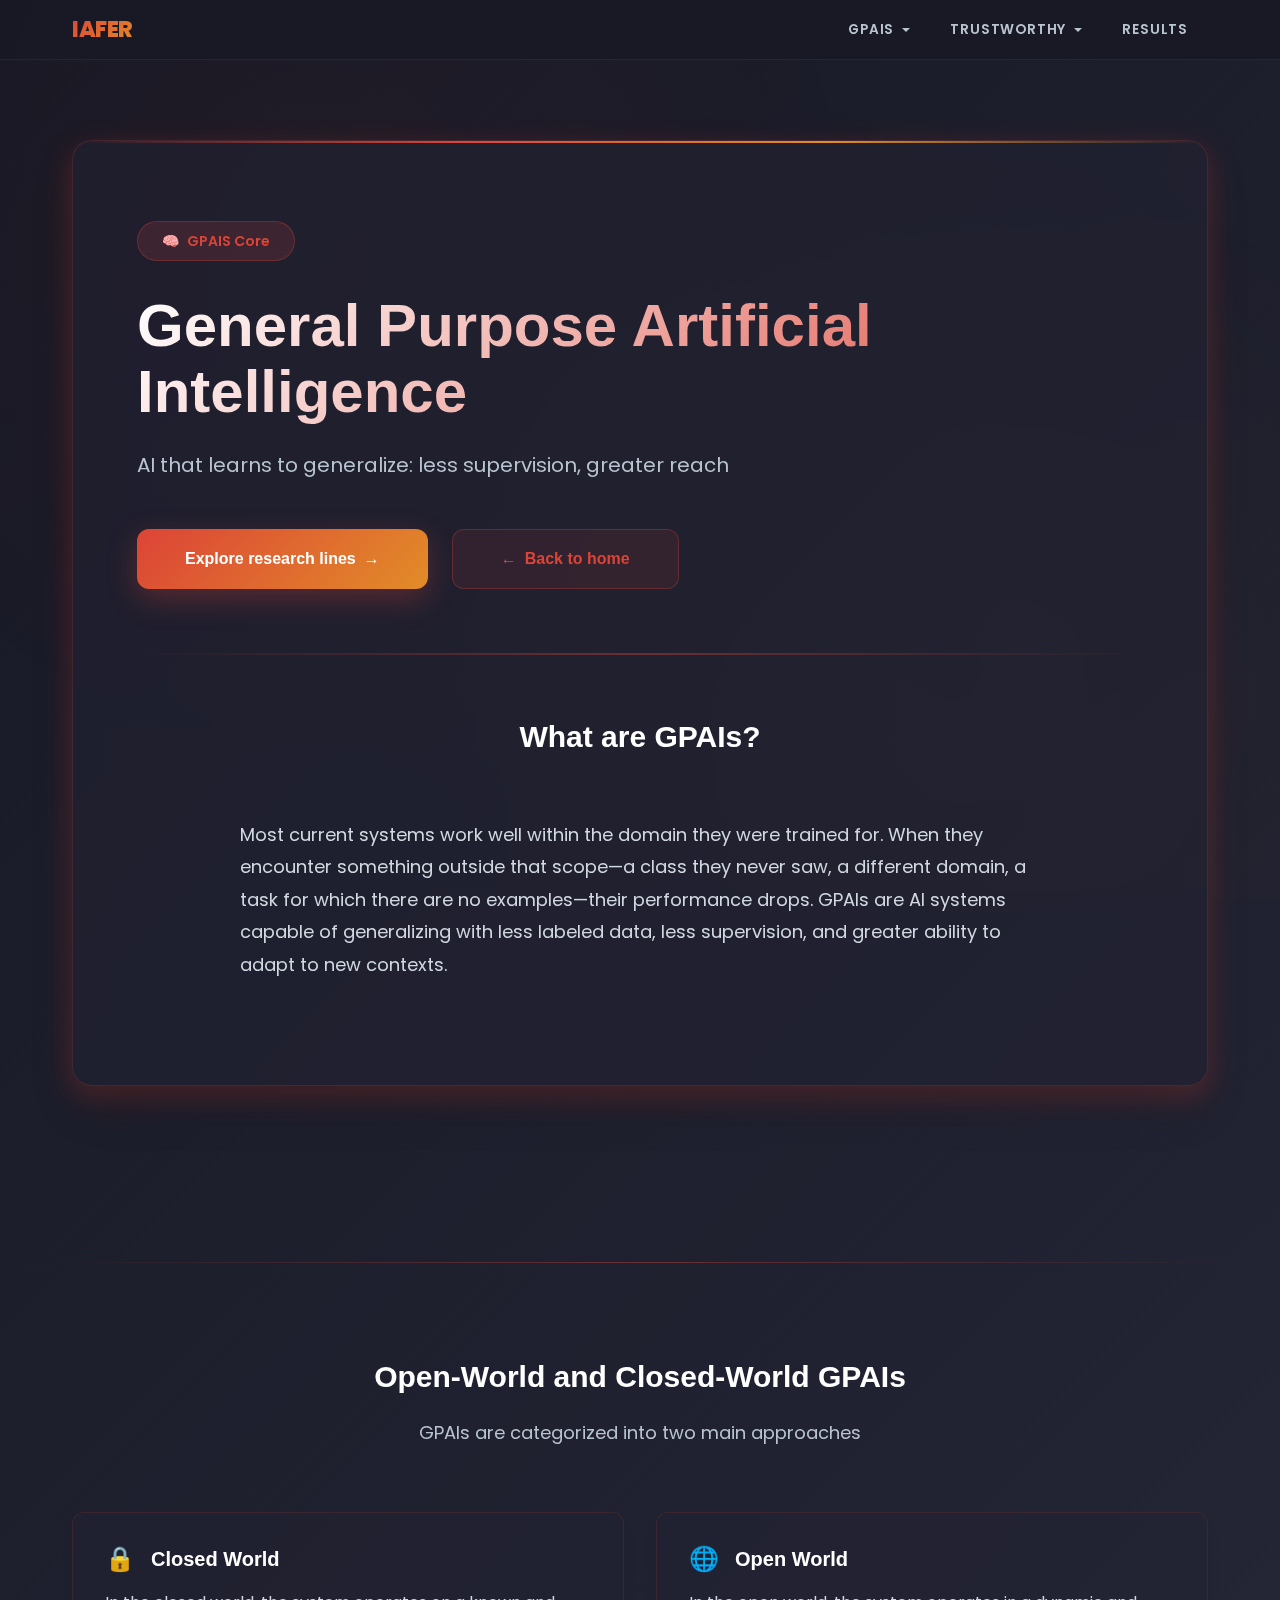
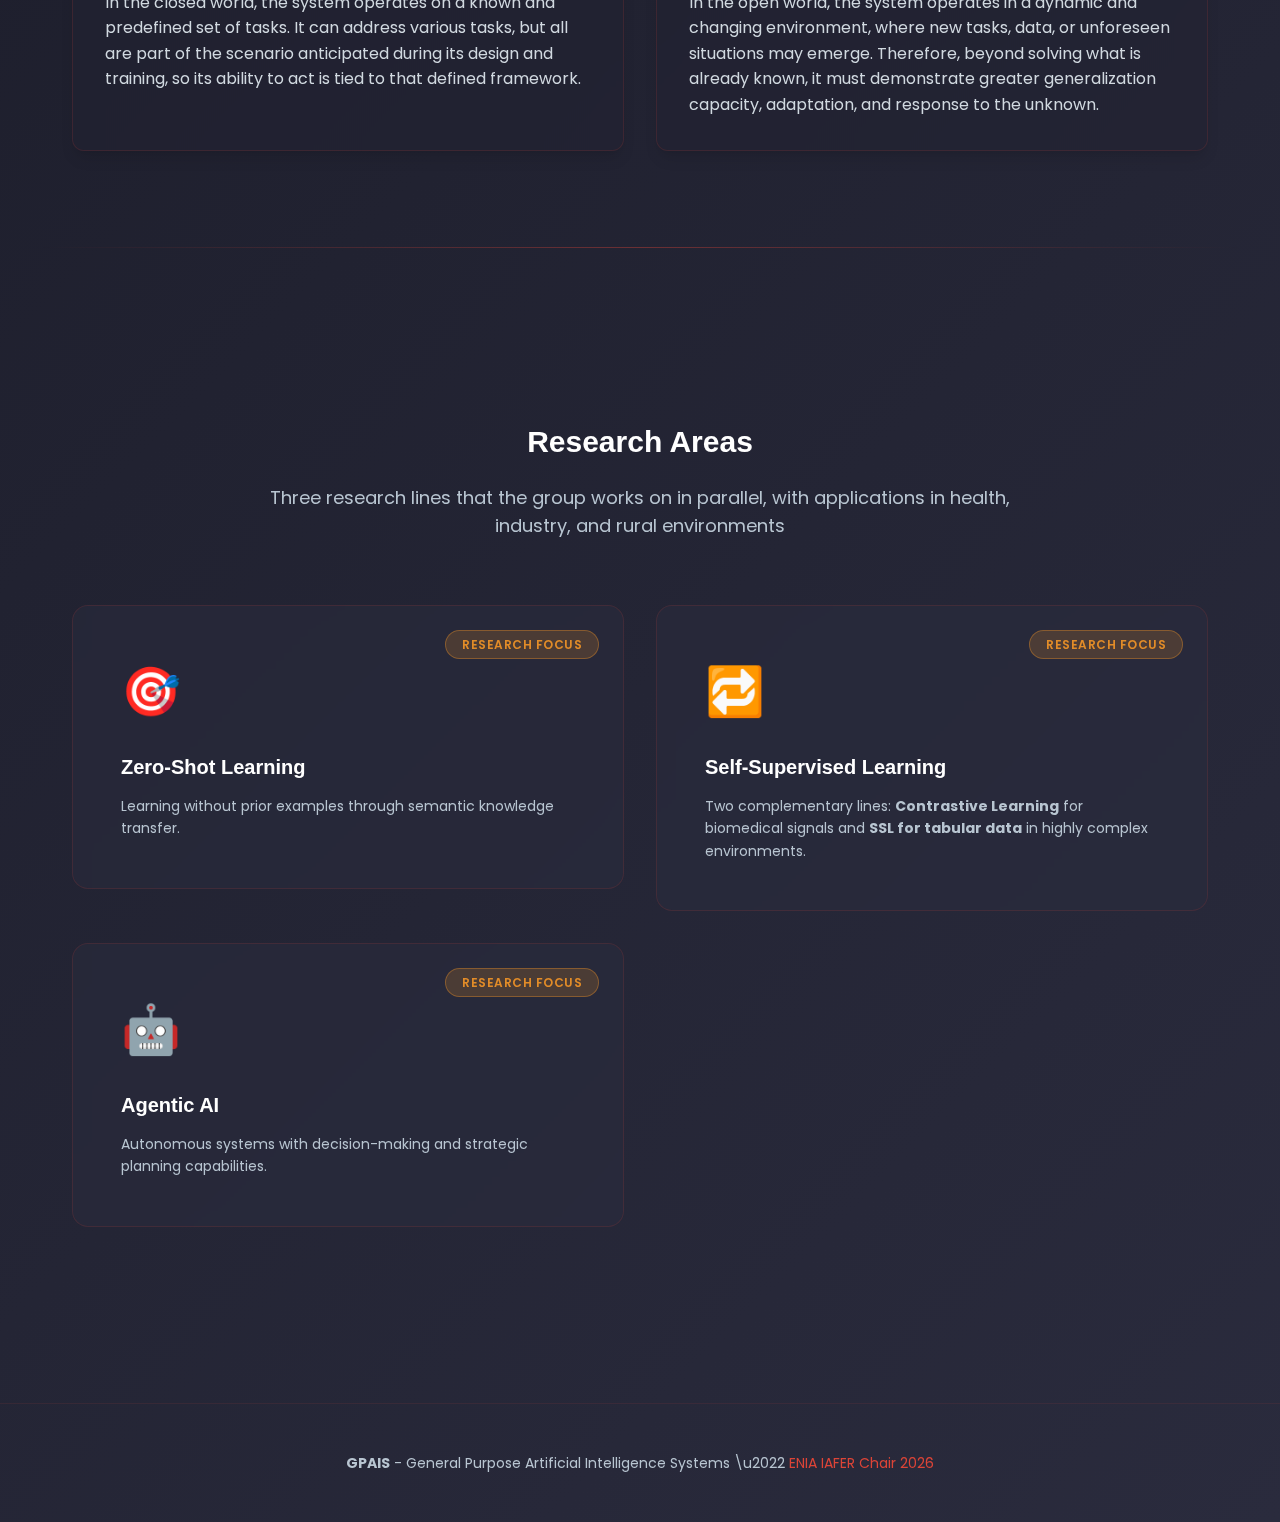
<file: gpais/index.html>
<!DOCTYPE html>
<html lang="en" class="no-js">
<head>
    <meta charset="UTF-8">
    <meta name="viewport" content="width=device-width, initial-scale=1.0">
    <title>GPAIS – General Purpose Artificial Intelligence Systems | IAFER</title>
    <meta name="description" content="GPAIS: research in Zero-Shot, Self-Supervised and Contrastive Learning, and Agentic AI. AI systems that generalize with less supervision. ENIA IAFER Chair.">
    
    <!-- Fonts -->
    <link href="https://fonts.googleapis.com/css2?family=Poppins:wght@300;400;500;600;700;800&display=swap" rel="stylesheet">
    
    <!-- Styles -->
    <link rel="stylesheet" href="../css/base.css">
    <link rel="stylesheet" href="../css/gpais.css">
    <link rel="stylesheet" href="../css/navbar.css">
</head>
<body id="top">
    <!-- ==============================
         MAIN NAVBAR
    ============================== -->
    <nav class="navbar" aria-label="Main navigation">
        <div class="navbar__inner">
            <a href="../index.html" class="navbar__brand">IAFER</a>

            <ul class="navbar__menu" id="navbar-menu">
                <!-- GPAIS -->
                <li class="navbar__item navbar__item--dropdown">
                    <a href="../gpais/index.html" class="navbar__link">GPAIS</a>
                    <ul class="navbar__dropdown">
                        <li><a href="../gpais/contrastive-learning.html">Contrastive Learning</a></li>
                        <li><a href="../gpais/self-supervised.html">Self-Supervised Learning</a></li>
                        <li><a href="../gpais/zero-shot.html">Zero-Shot Learning</a></li>
                        <li><a href="../gpais/agentic-ai.html">Agentic AI</a></li>
                    </ul>
                </li>

                <!-- Trustworthy -->
                <li class="navbar__item navbar__item--dropdown">
                    <a href="../trustworthy/index.html" class="navbar__link">Trustworthy</a>
                    <ul class="navbar__dropdown">
                        <li><a href="../trustworthy/explainability/index.html">Explainability (XAI)</a></li>
                        <li><a href="../trustworthy/fairness/index.html">Fairness &amp; Bias</a></li>
                        <li><a href="../trustworthy/robustness/index.html">Robustness</a></li>
                        <li><a href="../trustworthy/privacy/index.html">Privacy</a></li>
                        <li><a href="../trustworthy/governance/index.html">Governance</a></li>
                        <li><a href="../trustworthy/critical-applications/index.html">Critical Applications</a></li>
                    </ul>
                </li>

                <!-- Results -->
                <li class="navbar__item">
                    <a href="../papers/index.html" class="navbar__link">Results</a>
                </li>
            </ul>

            <button class="navbar__hamburger" id="navbar-toggle" aria-label="Open menu">
                <span></span>
                <span></span>
                <span></span>
            </button>
        </div>
    </nav>


    

    <!-- Hero Section / Main Card -->
    <div class="hero-wrapper">
        <!-- Background particles -->
        <div class="hero-particles">
            <div class="particle particle-1"></div>
            <div class="particle particle-2"></div>
            <div class="particle particle-3"></div>
            <div class="particle particle-4"></div>
            <div class="particle particle-5"></div>
        </div>

        <main class="container">
            <section class="hero-card">
                <!-- Upper badge -->
                <div class="hero-badge">
                    <span aria-hidden="true">🧠</span>
                    <span>GPAIS Core</span>
                </div>

                <!-- Main title -->
                <h1 class="hero-title">General Purpose Artificial Intelligence</h1>
                <p class="hero-subtitle">AI that learns to generalize: less supervision, greater reach</p>

                <!-- Action buttons -->
                <div class="hero-actions">
                    <a href="#research-areas" class="btn btn-primary">
                        <span>Explore research lines</span>
                        <span aria-hidden="true">→</span>
                    </a>
                    <a href="../index.html" class="btn btn-secondary">
                        <span aria-hidden="true">←</span>
                        <span>Back to home</span>
                    </a>
                </div>

                <!-- Decorative divider -->
                <div class="hero-divider"></div>

                <!-- Section: What are GPAIs? -->
                <section id="research-areas" class="gpais-about-section" aria-labelledby="research-title">
                    <h2 id="research-title" class="research-title">What are GPAIs?</h2>

                    <div class="content-text" style="max-width:800px; margin:0 auto;">
                            <p>
                            Most current systems work well within the domain they were trained for.
                            When they encounter something outside that scope—a class they never saw, a different domain,
                            a task for which there are no examples—their performance drops. GPAIs are
                            AI systems capable of generalizing with less labeled data, less supervision,
                            and greater ability to adapt to new contexts.
                        </p>
                    </div>
                </section>
            </section>
        </main>
    </div>

    <!-- Section divider -->
    <div class="section-divider"></div>

    <!-- Section: Open-World and Closed-World GPAIs -->
    <div class="container">
        <section class="content-section">
            <h2 class="section-title">Open-World and Closed-World GPAIs</h2>
            <p class="section-intro">
                GPAIs are categorized into two main approaches
            </p>

            <div class="content-grid">

                <!-- Closed World -->
                <article class="info-card">
                    <h3 class="info-card-title">
                        <span class="info-card-icon" aria-hidden="true">🔒</span>
                        Closed World
                    </h3>
                    <p class="info-card-text">
                       In the closed world, the system operates on a known and predefined set of 
                       tasks. It can address various tasks, but all are part of the scenario anticipated 
                       during its design and training, so its ability to act is tied to that defined framework.
                    </p>
                </article>

                <!-- Open World -->
                <article class="info-card">
                    <h3 class="info-card-title">
                        <span class="info-card-icon" aria-hidden="true">🌐</span>
                        Open World
                    </h3>
                    <p class="info-card-text">
                        In the open world, the system operates in a dynamic and changing environment, 
                        where new tasks, data, or unforeseen situations may emerge. Therefore, beyond solving 
                        what is already known, it must demonstrate greater generalization capacity, 
                        adaptation, and response to the unknown.
                    </p>
                </article>

            </div>
        </section>
    </div>

    <!-- Section divider -->
    <div class="section-divider"></div>

    <!-- Section: Research Areas -->
    <div class="container">
        <section class="research-areas-section">
            <h2 class="section-title" id="research-areas">Research Areas</h2>
            <p class="section-intro">
                Three research lines that the group works on in parallel,
                with applications in health, industry, and rural environments
            </p>
            
            <div class="research-cards">
                <!-- Tarjeta 1: Zero-Shot Learning -->
                <a href="zero-shot.html" class="research-card-link">
                    <article class="research-card">
                        <span class="research-badge">Research Focus</span>
                        <div class="research-icon" aria-hidden="true">🎯</div>
                        <h3 class="research-card-title">Zero-Shot Learning</h3>
                        <p class="research-card-desc">
                            Learning without prior examples through semantic knowledge transfer.
                        </p>
                        <div class="research-card-glow"></div>
                    </article>
                </a>

                <!-- Tarjeta 2: Self-Supervised Learning (incluye Contrastive + Tabular) -->
                <a href="self-supervised.html" class="research-card-link">
                    <article class="research-card">
                        <span class="research-badge">Research Focus</span>
                        <div class="research-icon" aria-hidden="true">🔁</div>
                        <h3 class="research-card-title">Self-Supervised Learning</h3>
                        <p class="research-card-desc">
                            Two complementary lines: <strong>Contrastive Learning</strong> for biomedical signals
                            and <strong>SSL for tabular data</strong> in highly complex environments.
                        </p>
                        <div class="research-card-glow"></div>
                    </article>
                </a>

                <!-- Tarjeta 4: Agentic AI -->
                <a href="agentic-ai.html" class="research-card-link">
                    <article class="research-card">
                        <span class="research-badge">Research Focus</span>
                        <div class="research-icon" aria-hidden="true">🤖</div>
                        <h3 class="research-card-title">Agentic AI</h3>
                        <p class="research-card-desc">
                            Autonomous systems with decision-making and strategic planning capabilities.
                        </p>
                        <div class="research-card-glow"></div>
                    </article>
                </a>
            </div>
        </section>
    </div>

    <!-- Minimalist footer -->
    <footer class="footer">
        <div class="container">
            <p class="footer-text">
                <strong>GPAIS</strong> - General Purpose Artificial Intelligence Systems
                <span aria-hidden="true">\u2022</span>
                <a href="../index.html" class="footer-link">ENIA IAFER Chair 2026</a>
            </p>
        </div>
    </footer>


    <!-- Navbar -->
    <script src="../js/base.js"></script>
    <script>
    (function() {
        const toggle = document.getElementById('navbar-toggle');
        const menu = document.getElementById('navbar-menu');

        toggle.addEventListener('click', function() {
            this.classList.toggle('active');
            menu.classList.toggle('open');
        });

        if ('ontouchstart' in window || window.innerWidth <= 768) {
            document.querySelectorAll('.navbar__item--dropdown > .navbar__link').forEach(function(link) {
                link.addEventListener('click', function(e) {
                    if (window.innerWidth <= 768) {
                        e.preventDefault();
                        this.parentElement.classList.toggle('open');
                    }
                });
            });
        }

        document.querySelectorAll('.navbar__dropdown a').forEach(function(link) {
            link.addEventListener('click', function() {
                menu.classList.remove('open');
                toggle.classList.remove('active');
            });
        });

        window.addEventListener('resize', function() {
            if (window.innerWidth > 768) {
                menu.classList.remove('open');
                toggle.classList.remove('active');
                document.querySelectorAll('.navbar__item--dropdown').forEach(function(item) {
                    item.classList.remove('open');
                });
            }
        });
    })();
    </script>
</body>
</html>
</file>
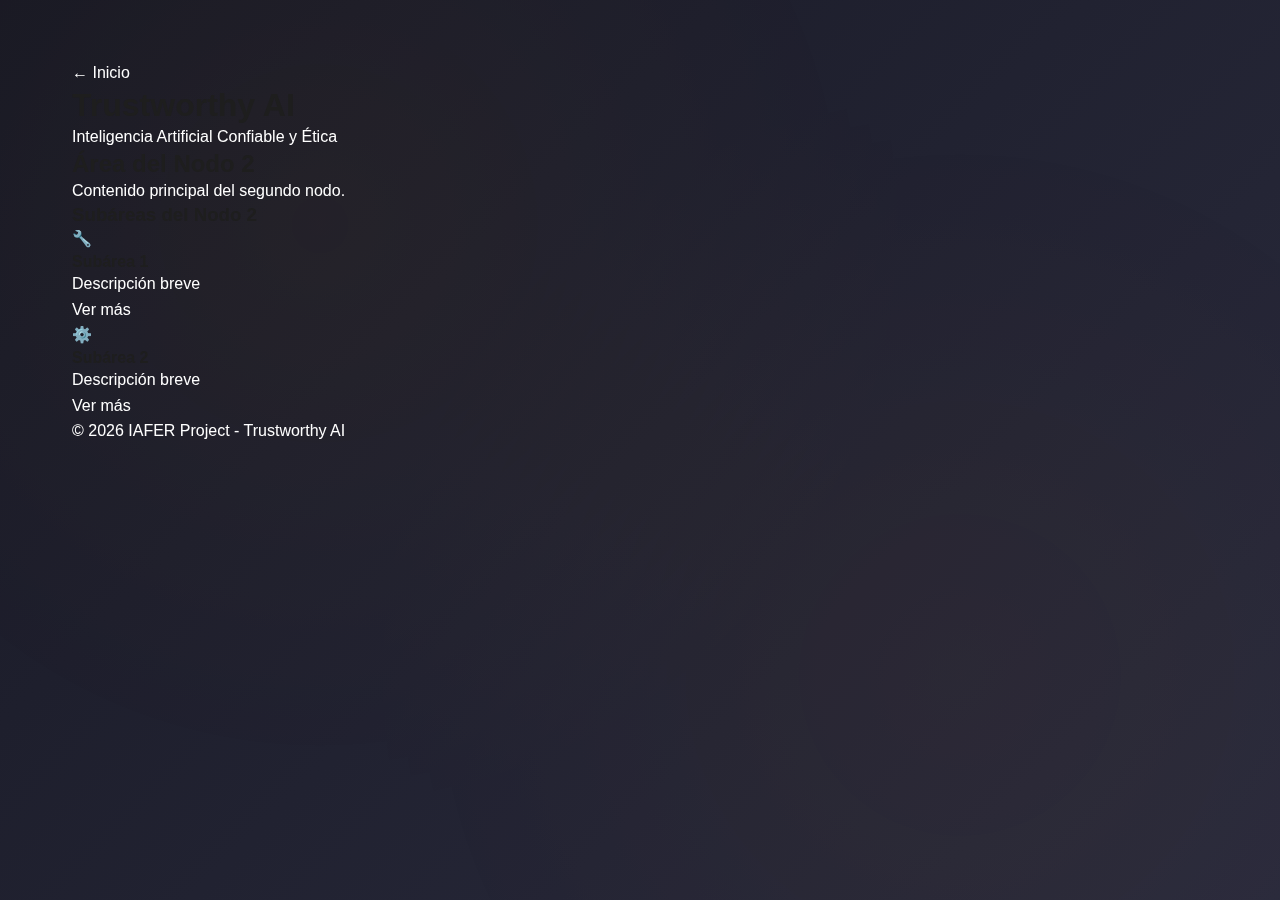
<file: node2/index.html>
<!DOCTYPE html>
<html lang="es">
<head>
    <meta charset="UTF-8">
    <meta name="viewport" content="width=device-width, initial-scale=1.0">
    <title>Trustworthy AI - IAFER</title>
    <link rel="stylesheet" href="../css/base.css">
    <link rel="stylesheet" href="../css/trustworthy.css">
</head>
<body class="trustworthy-section">
    <header>
        <div class="container">
            <nav class="breadcrumb">
                <a href="../index.html">← Inicio</a>
            </nav>
            <h1>Trustworthy AI</h1>
            <p class="subtitle">Inteligencia Artificial Confiable y Ética</p>
        </div>
    </header>

    <main class="container">
        <section class="intro">
            <h2>Área del Nodo 2</h2>
            <p>Contenido principal del segundo nodo.</p>
        </section>

        <section class="sub-nodes">
            <h3>Subáreas del Nodo 2</h3>
            <div class="nodes-grid">
                <div class="node-card small">
                    <div class="node-icon">🔧</div>
                    <h4>Subárea 1</h4>
                    <p>Descripción breve</p>
                    <a href="subarea1/index.html" class="btn-small">Ver más</a>
                </div>

                <div class="node-card small">
                    <div class="node-icon">⚙️</div>
                    <h4>Subárea 2</h4>
                    <p>Descripción breve</p>
                    <a href="subarea2/index.html" class="btn-small">Ver más</a>
                </div>
            </div>
        </section>
    </main>

    <footer>
        <div class="container">
            <p>&copy; 2026 IAFER Project - Trustworthy AI</p>
        </div>
    </footer>
    <!-- JS específico cuando sea necesario: <script src="../js/trustworthy.js"></script> -->
</body>
</html>
</file>
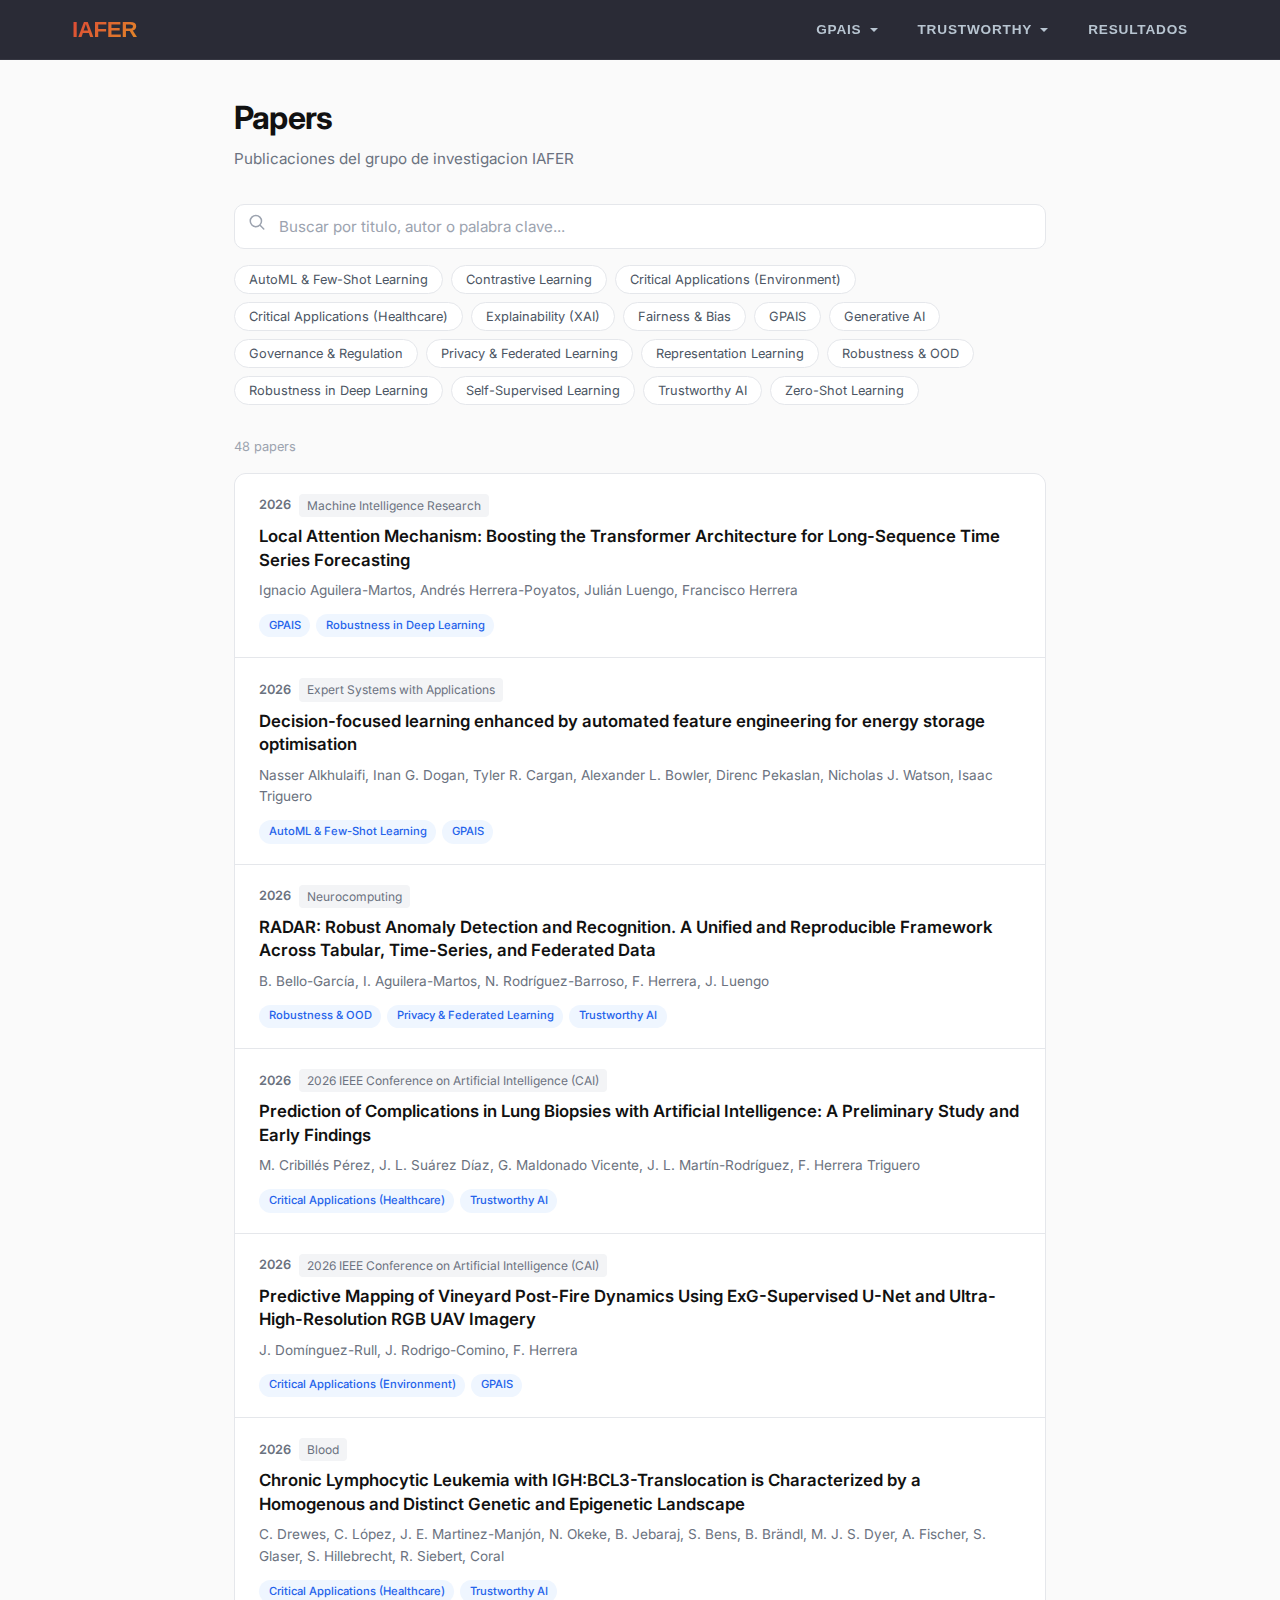
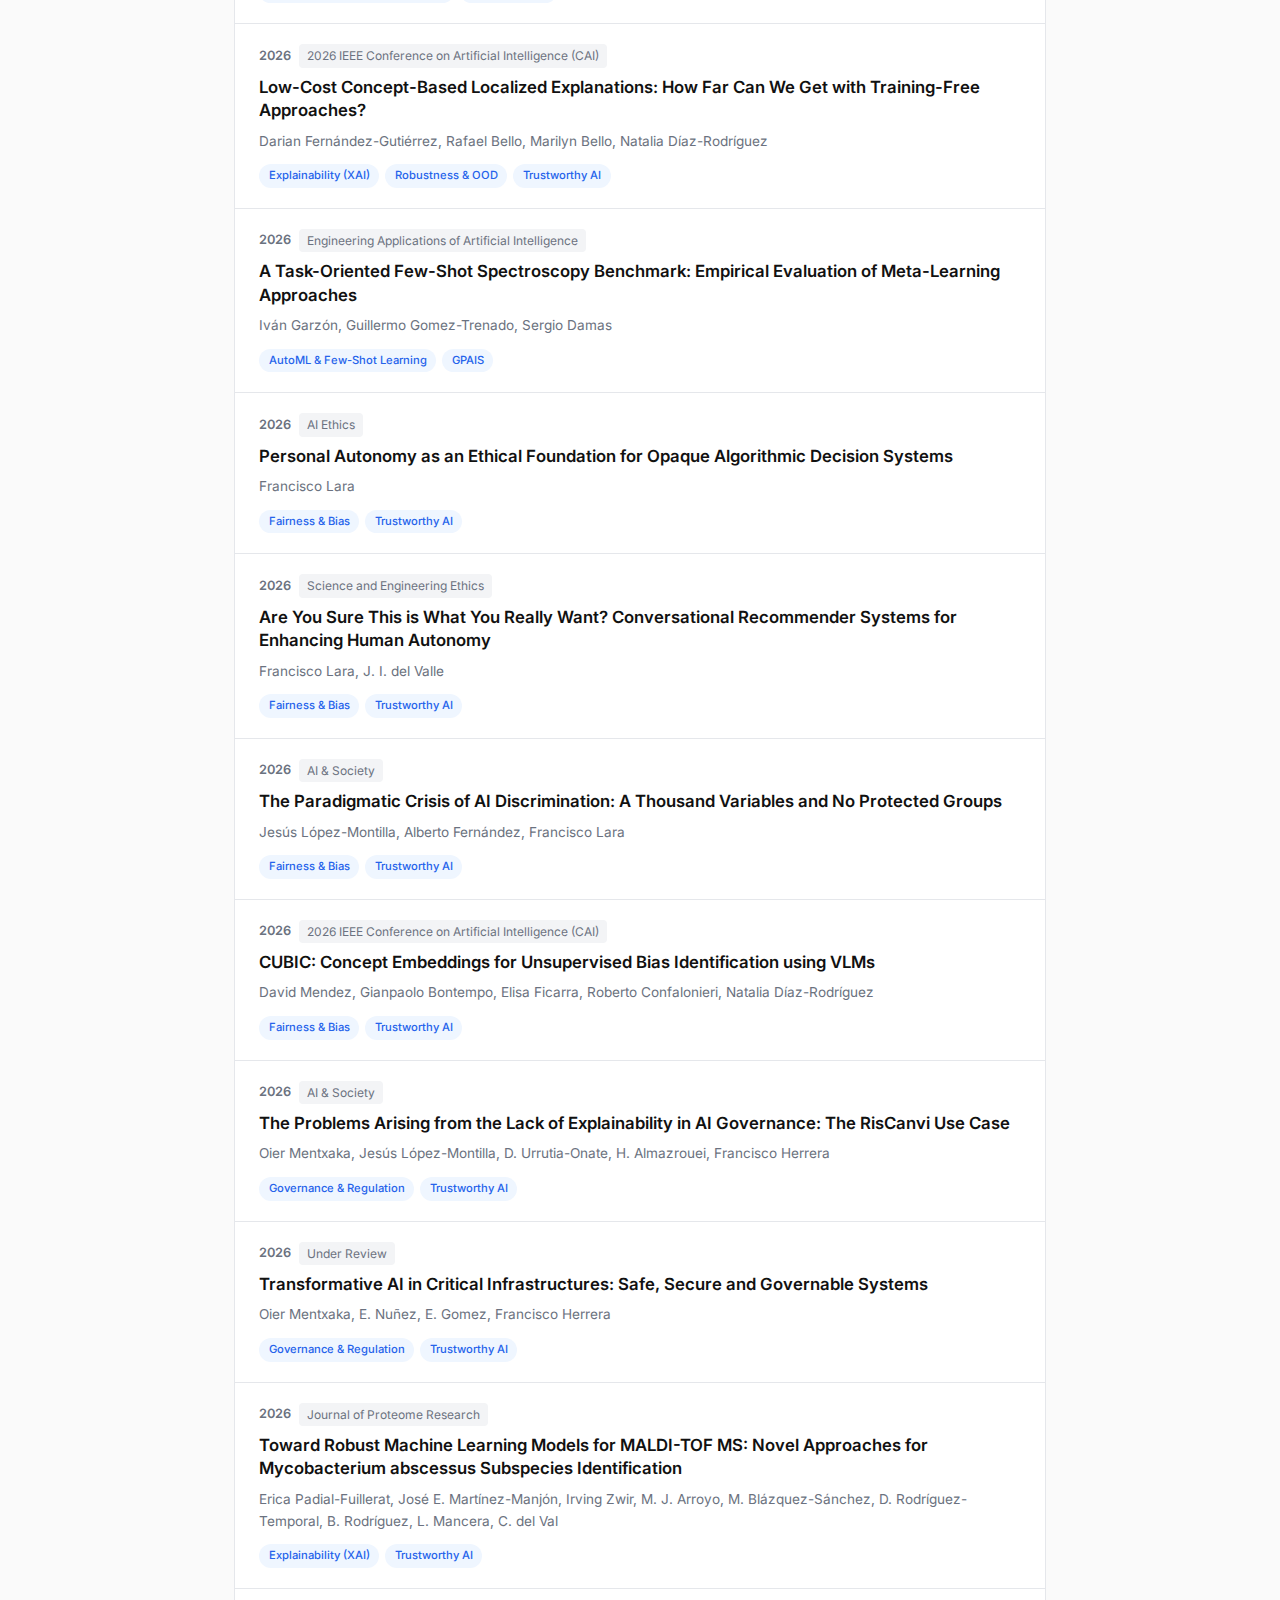
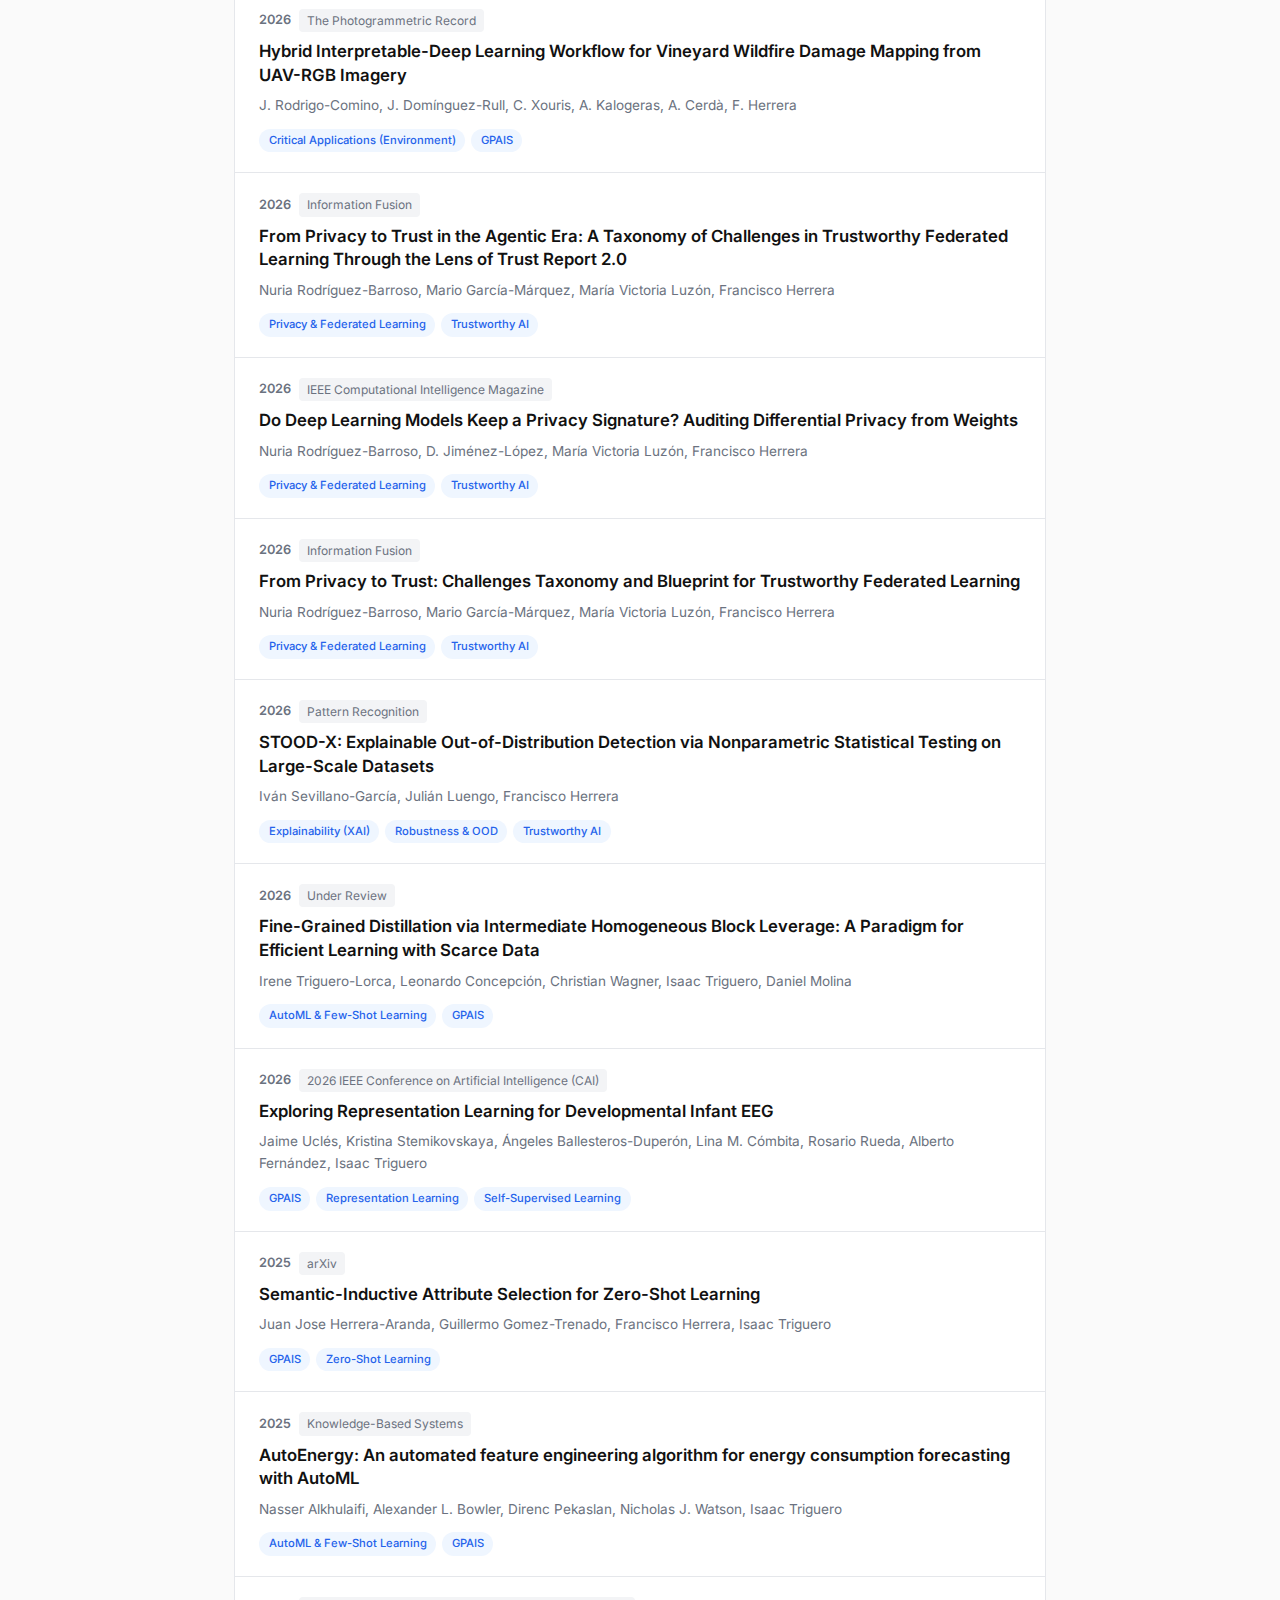
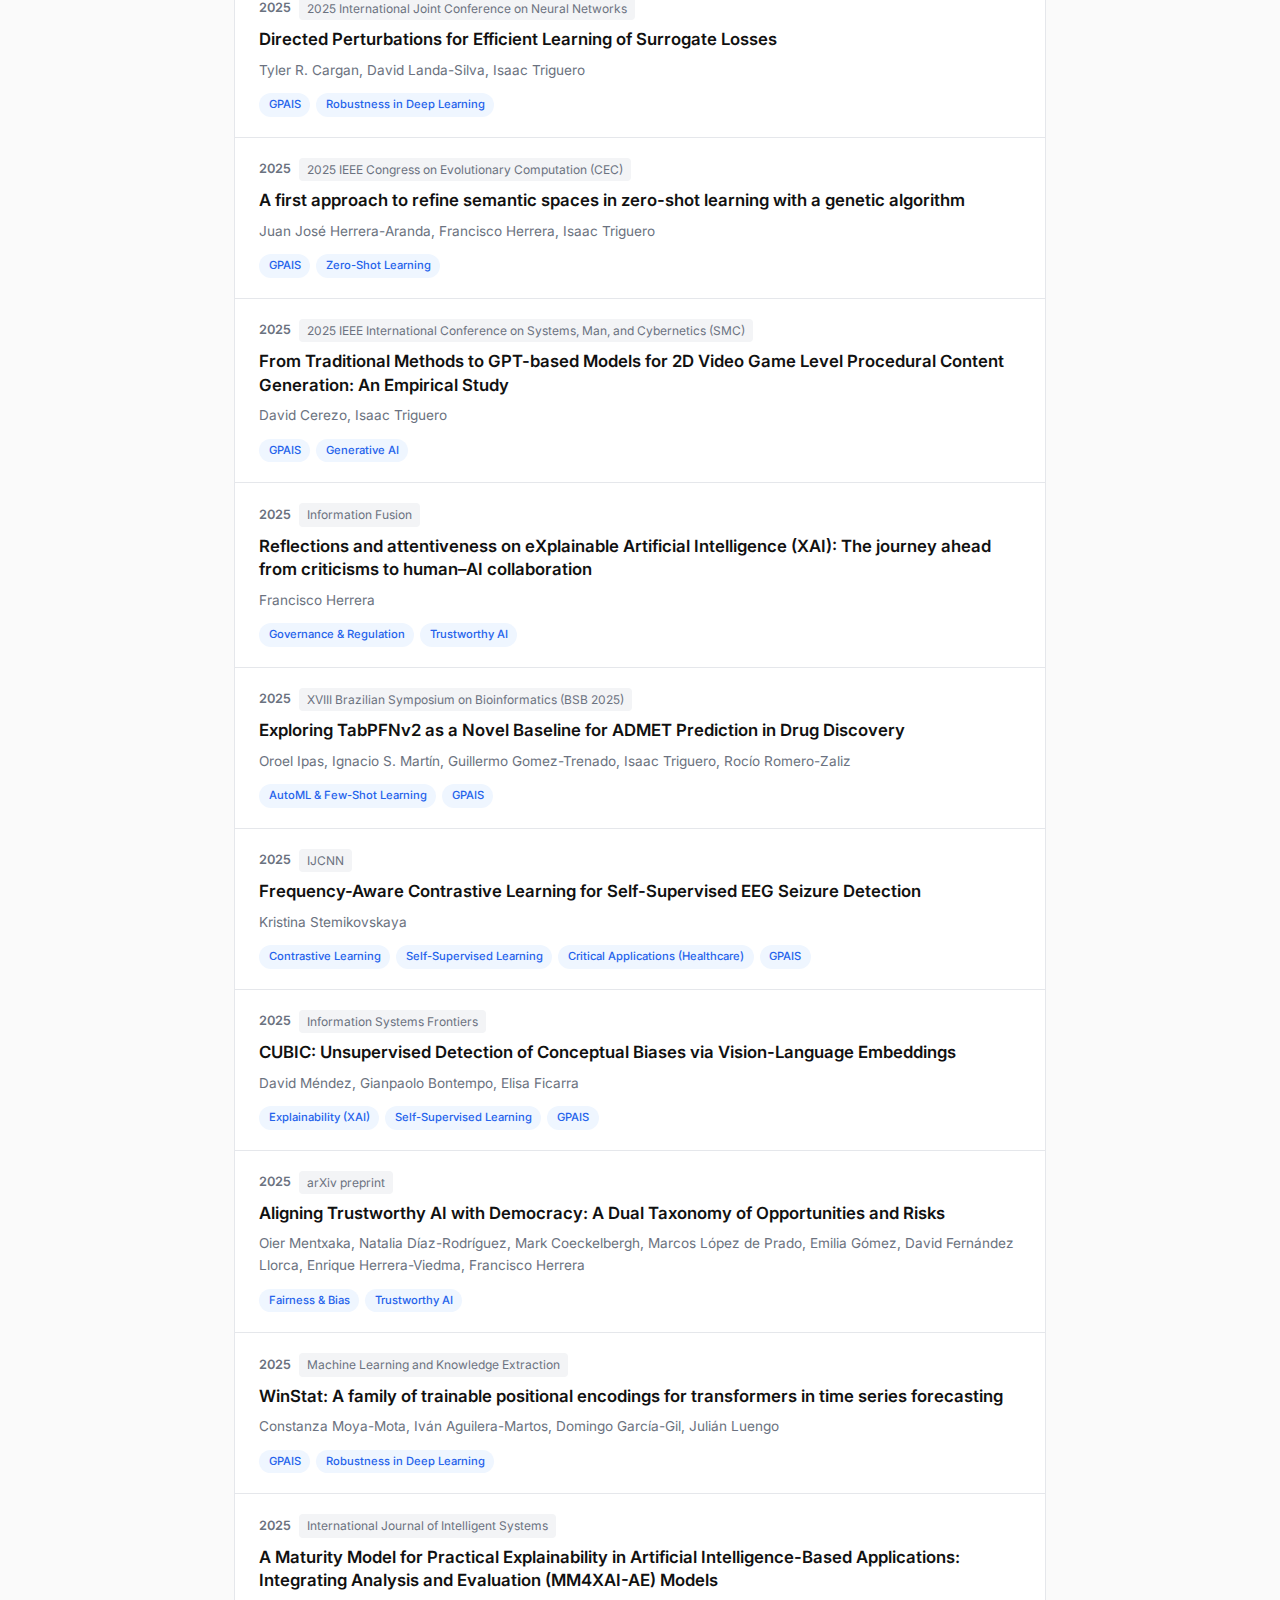
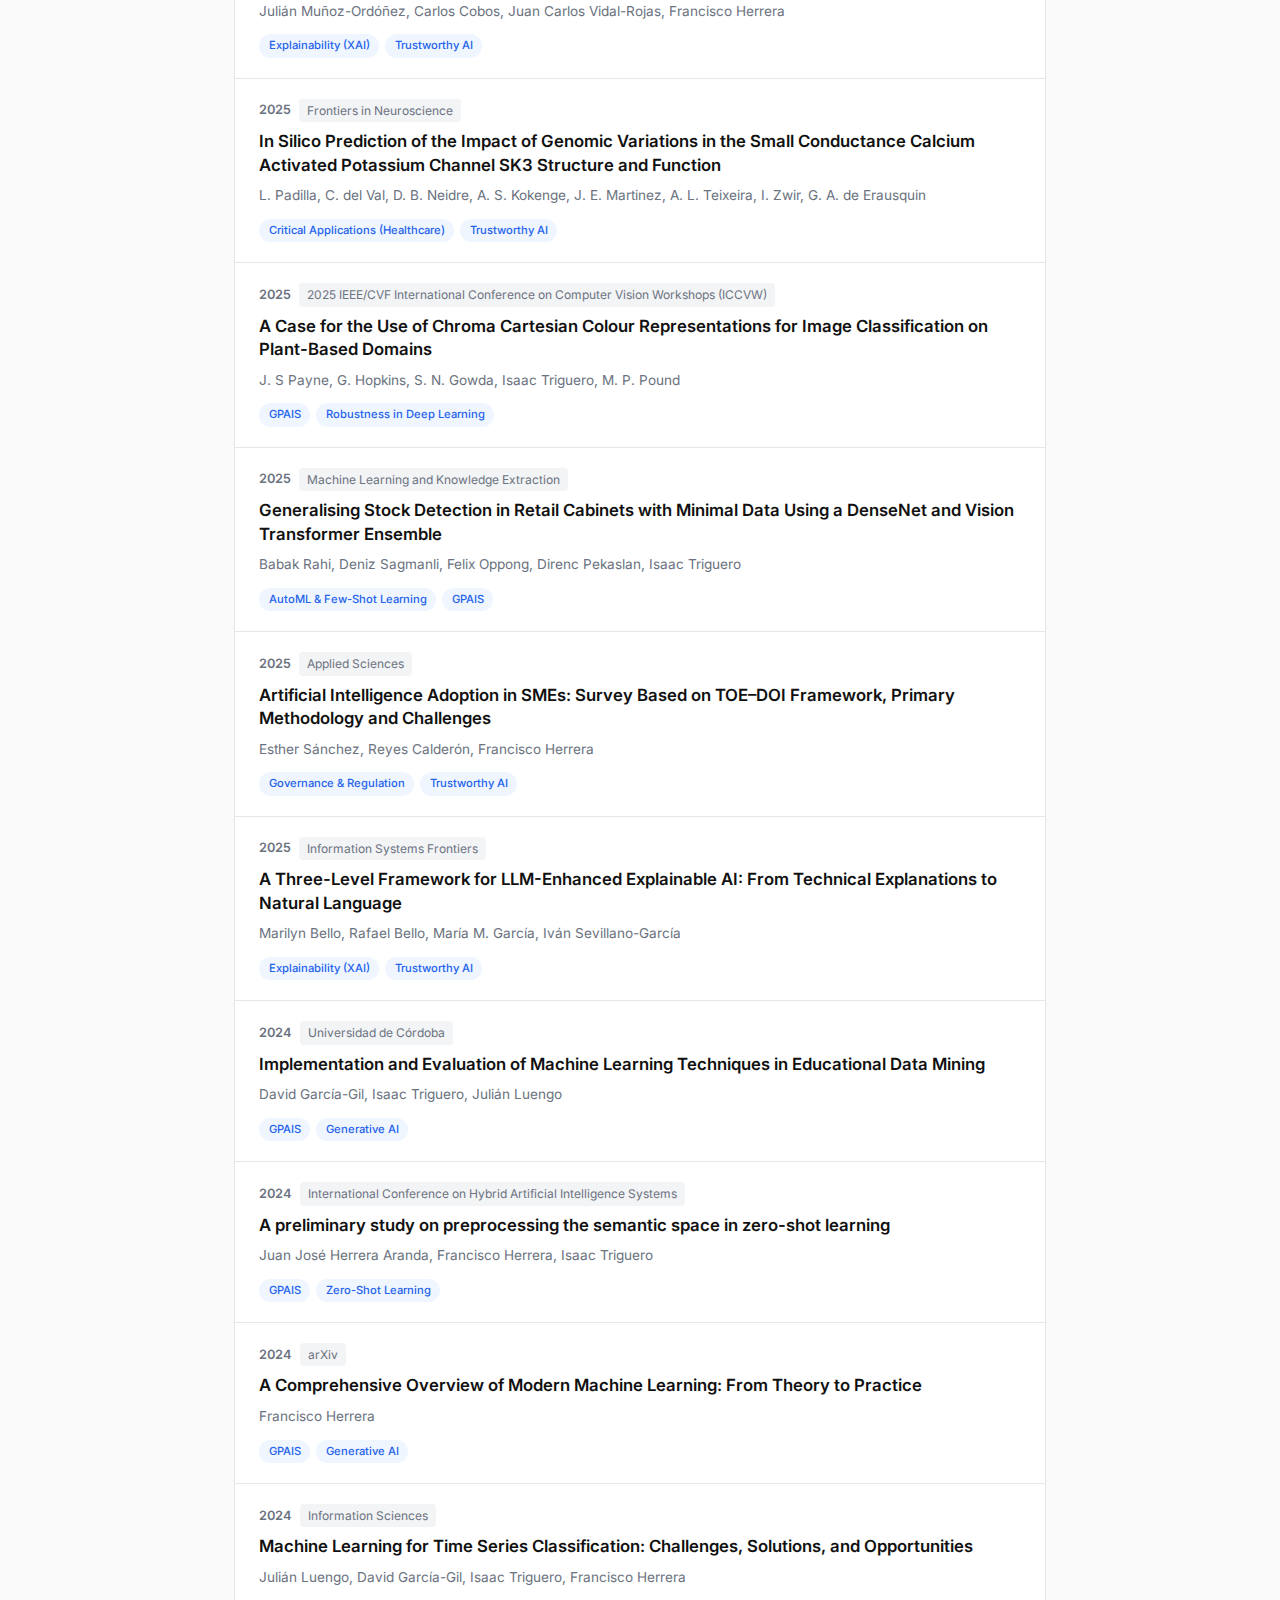
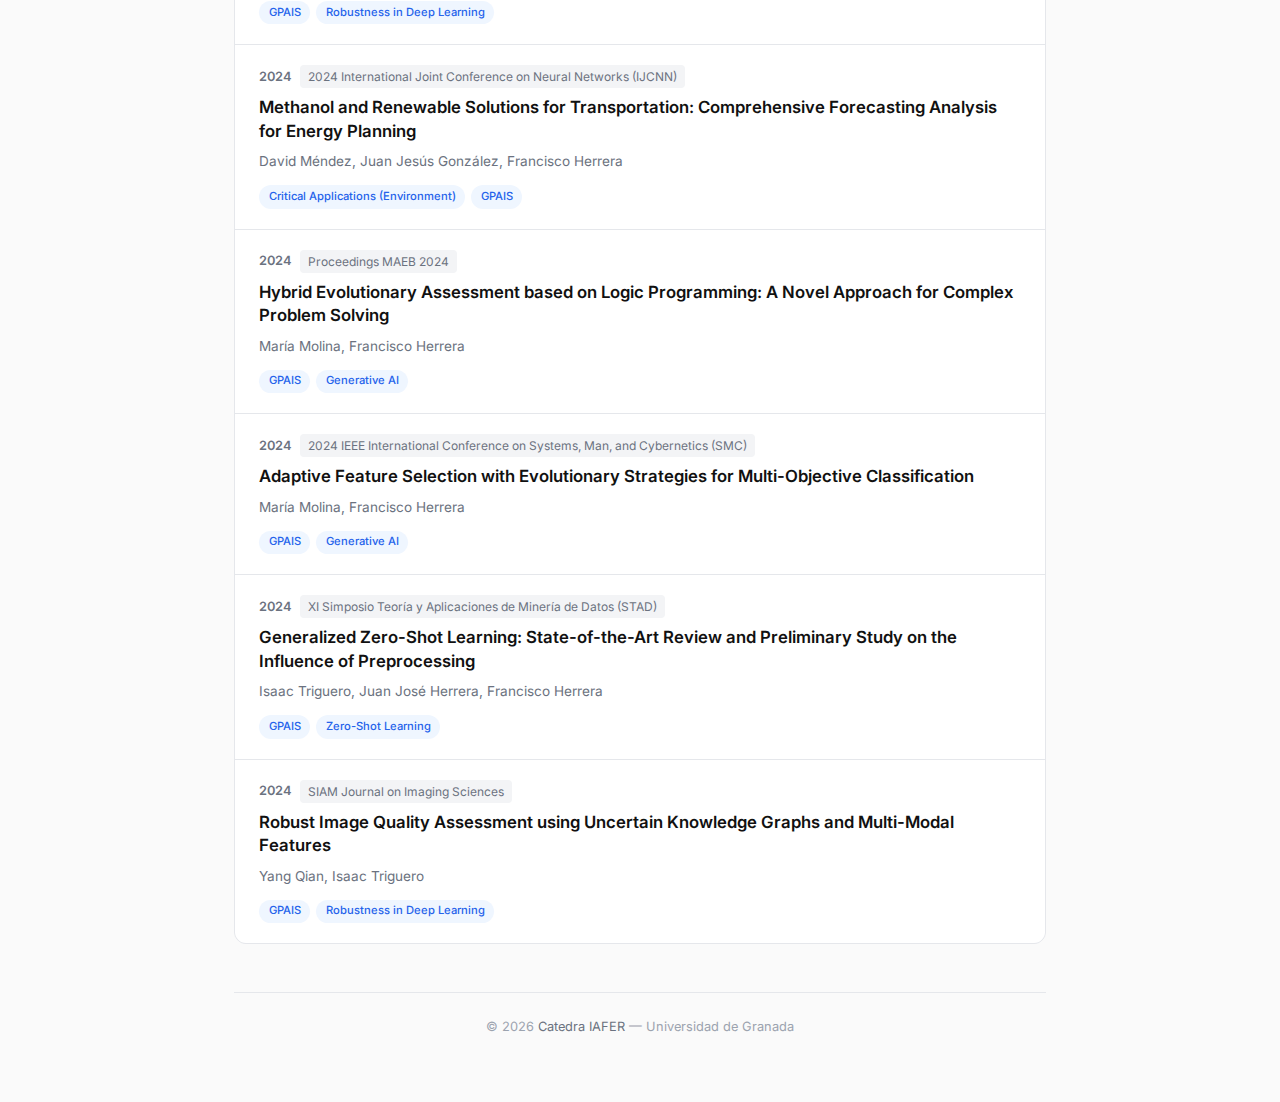
<file: papers/index.html>
<!DOCTYPE html>
<html lang="es">
<head>
    <meta charset="UTF-8">
    <meta name="viewport" content="width=device-width, initial-scale=1.0">
    <title>Papers | IAFER</title>
    <meta name="description" content="Publicaciones y artículos del grupo de investigación IAFER">
    <link href="https://fonts.googleapis.com/css2?family=Inter:wght@300;400;500;600;700&display=swap" rel="stylesheet">
    <style>
        /* ── Reset & Base ── */
        *, *::before, *::after { margin: 0; padding: 0; box-sizing: border-box; }

        body {
            font-family: 'Inter', -apple-system, BlinkMacSystemFont, 'Segoe UI', sans-serif;
            background: #fafafa;
            color: #1a1a2e;
            line-height: 1.6;
            min-height: 100vh;
        }

        a { text-decoration: none; color: inherit; }

        /* ── Layout ── */
        .page-wrapper {
            max-width: 860px;
            margin: 0 auto;
            padding: 2rem 1.5rem 4rem;
        }

        /* ── Breadcrumb ── */
        .breadcrumb {
            margin-bottom: 2rem;
        }

        .breadcrumb a {
            font-size: 0.875rem;
            color: #6b7280;
            transition: color 0.2s;
        }

        .breadcrumb a:hover {
            color: #2563eb;
        }

        /* ── Header ── */
        .page-header {
            margin-bottom: 2rem;
        }

        .page-header h1 {
            font-size: 2rem;
            font-weight: 700;
            letter-spacing: -0.025em;
            color: #111;
            margin-bottom: 0.25rem;
        }

        .page-header p {
            color: #6b7280;
            font-size: 0.95rem;
        }

        /* ── Search ── */
        .search-bar {
            position: relative;
            margin-bottom: 1rem;
        }

        .search-bar input {
            width: 100%;
            padding: 0.75rem 1rem 0.75rem 2.75rem;
            border: 1px solid #e5e7eb;
            border-radius: 10px;
            font-size: 0.95rem;
            font-family: inherit;
            background: #fff;
            color: #1a1a2e;
            transition: border-color 0.2s, box-shadow 0.2s;
        }

        .search-bar input:focus {
            outline: none;
            border-color: #2563eb;
            box-shadow: 0 0 0 3px rgba(37, 99, 235, 0.1);
        }

        .search-bar input::placeholder {
            color: #9ca3af;
        }

        .search-icon {
            position: absolute;
            left: 0.875rem;
            top: 50%;
            transform: translateY(-50%);
            color: #9ca3af;
            pointer-events: none;
        }

        .search-icon svg {
            width: 18px;
            height: 18px;
        }

        /* ── Tags filter ── */
        .tags-filter {
            display: flex;
            flex-wrap: wrap;
            gap: 0.5rem;
            margin-bottom: 2rem;
        }

        .tag-btn {
            padding: 0.375rem 0.875rem;
            border: 1px solid #e5e7eb;
            border-radius: 999px;
            background: #fff;
            font-size: 0.8rem;
            font-family: inherit;
            color: #4b5563;
            cursor: pointer;
            transition: all 0.2s;
            user-select: none;
        }

        .tag-btn:hover {
            border-color: #2563eb;
            color: #2563eb;
        }

        .tag-btn.active {
            background: #2563eb;
            border-color: #2563eb;
            color: #fff;
        }

        /* ── Results counter ── */
        .results-info {
            font-size: 0.8rem;
            color: #9ca3af;
            margin-bottom: 1rem;
        }

        /* ── Paper list ── */
        .papers-list {
            display: flex;
            flex-direction: column;
            gap: 1px;
            background: #e5e7eb;
            border-radius: 12px;
            overflow: hidden;
            border: 1px solid #e5e7eb;
        }

        .paper-item {
            background: #fff;
            padding: 1.25rem 1.5rem;
            transition: background 0.15s;
            display: flex;
            flex-direction: column;
            gap: 0.5rem;
        }

        .paper-item:hover {
            background: #f9fafb;
        }

        .paper-item.hidden {
            display: none;
        }

        /* Top row: year + venue */
        .paper-meta {
            display: flex;
            align-items: center;
            gap: 0.5rem;
            font-size: 0.8rem;
            color: #9ca3af;
        }

        .paper-year {
            font-weight: 600;
            color: #6b7280;
        }

        .paper-venue {
            padding: 0.125rem 0.5rem;
            background: #f3f4f6;
            border-radius: 4px;
            font-size: 0.75rem;
            color: #6b7280;
        }

        /* Title */
        .paper-title {
            font-size: 1.05rem;
            font-weight: 600;
            color: #111;
            line-height: 1.4;
            transition: color 0.2s;
        }

        .paper-title-link:hover .paper-title {
            color: #2563eb;
        }

        /* Authors */
        .paper-authors {
            font-size: 0.85rem;
            color: #6b7280;
        }

        /* Tags row */
        .paper-tags {
            display: flex;
            flex-wrap: wrap;
            gap: 0.375rem;
            margin-top: 0.25rem;
        }

        .paper-tag {
            padding: 0.175rem 0.6rem;
            background: #eff6ff;
            color: #2563eb;
            border-radius: 999px;
            font-size: 0.7rem;
            font-weight: 500;
        }

        /* ── Empty state ── */
        .empty-state {
            text-align: center;
            padding: 4rem 2rem;
            color: #9ca3af;
            display: none;
        }

        .empty-state.visible {
            display: block;
        }

        .empty-state svg {
            width: 48px;
            height: 48px;
            margin-bottom: 1rem;
            opacity: 0.4;
        }

        .empty-state p {
            font-size: 0.95rem;
        }

        /* ── Footer ── */
        .page-footer {
            margin-top: 3rem;
            padding-top: 1.5rem;
            border-top: 1px solid #e5e7eb;
            text-align: center;
            font-size: 0.8rem;
            color: #9ca3af;
        }

        .page-footer a {
            color: #6b7280;
            transition: color 0.2s;
        }

        .page-footer a:hover {
            color: #2563eb;
        }

        /* ── Responsive ── */
        @media (max-width: 640px) {
            .page-wrapper {
                padding: 1.25rem 1rem 3rem;
            }

            .page-header h1 {
                font-size: 1.5rem;
            }

            .paper-item {
                padding: 1rem 1.125rem;
            }

            .paper-title {
                font-size: 0.95rem;
            }
        }
    </style>
    <link rel="stylesheet" href="../css/navbar.css">
</head>
<body>
    <!-- ==============================
         NAVBAR PRINCIPAL
    ============================== -->
    <nav class="navbar" aria-label="Navegacion principal">
        <div class="navbar__inner">
            <a href="../index.html" class="navbar__brand">IAFER</a>

            <ul class="navbar__menu" id="navbar-menu">
                <!-- GPAIS -->
                <li class="navbar__item navbar__item--dropdown">
                    <a href="../gpais/index.html" class="navbar__link">GPAIS</a>
                    <ul class="navbar__dropdown">
                        <li><a href="../gpais/contrastive-learning.html">Contrastive Learning</a></li>
                        <li><a href="../gpais/self-supervised.html">Self-Supervised Learning</a></li>
                        <li><a href="../gpais/zero-shot.html">Zero-Shot Learning</a></li>
                        <li><a href="../gpais/agentic-ai.html">Agentic AI</a></li>
                    </ul>
                </li>

                <!-- Trustworthy -->
                <li class="navbar__item navbar__item--dropdown">
                    <a href="../trustworthy/index.html" class="navbar__link">Trustworthy</a>
                    <ul class="navbar__dropdown">
                        <li><a href="../trustworthy/explainability/index.html">Explainability (XAI)</a></li>
                        <li><a href="../trustworthy/fairness/index.html">Fairness &amp; Bias</a></li>
                        <li><a href="../trustworthy/robustness/index.html">Robustness</a></li>
                        <li><a href="../trustworthy/privacy/index.html">Privacy</a></li>
                        <li><a href="../trustworthy/governance/index.html">Governance</a></li>
                        <li><a href="../trustworthy/automl/index.html">AutoML</a></li>
                        <li><a href="../trustworthy/critical-applications/index.html">Critical Applications</a></li>
                    </ul>
                </li>

                <!-- Resultados -->
                <li class="navbar__item">
                    <a href="../papers/index.html" class="navbar__link">Resultados</a>
                </li>
            </ul>

            <button class="navbar__hamburger" id="navbar-toggle" aria-label="Abrir menu">
                <span></span>
                <span></span>
                <span></span>
            </button>
        </div>
    </nav>


    <div class="page-wrapper">

        <!-- Breadcrumb -->

        <!-- Header -->
        <header class="page-header">
            <h1>Papers</h1>
            <p>Publicaciones del grupo de investigacion IAFER</p>
        </header>

        <!-- Search -->
        <div class="search-bar">
            <span class="search-icon">
                <svg xmlns="http://www.w3.org/2000/svg" fill="none" viewBox="0 0 24 24" stroke-width="2" stroke="currentColor">
                    <path stroke-linecap="round" stroke-linejoin="round" d="M21 21l-5.197-5.197m0 0A7.5 7.5 0 105.196 5.196a7.5 7.5 0 0010.607 10.607z"/>
                </svg>
            </span>
            <input type="text" id="search-input" placeholder="Buscar por titulo, autor o palabra clave..." autocomplete="off">
        </div>

        <!-- Tag filters -->
        <div class="tags-filter" id="tags-filter"></div>

        <!-- Results info -->
        <div class="results-info" id="results-info"></div>

        <!-- Paper list -->
        <div class="papers-list" id="papers-list"></div>

        <!-- Empty state -->
        <div class="empty-state" id="empty-state">
            <svg xmlns="http://www.w3.org/2000/svg" fill="none" viewBox="0 0 24 24" stroke-width="1.5" stroke="currentColor">
                <path stroke-linecap="round" stroke-linejoin="round" d="M19.5 14.25v-2.625a3.375 3.375 0 00-3.375-3.375h-1.5A1.125 1.125 0 0113.5 7.125v-1.5a3.375 3.375 0 00-3.375-3.375H8.25m5.231 13.481L15 17.25m-4.5-15H5.625c-.621 0-1.125.504-1.125 1.125v16.5c0 .621.504 1.125 1.125 1.125h12.75c.621 0 1.125-.504 1.125-1.125V11.25a9 9 0 00-9-9zm3.75 11.625a2.625 2.625 0 11-5.25 0 2.625 2.625 0 015.25 0z"/>
            </svg>
            <p>No se encontraron papers con esos criterios.</p>
        </div>

        <!-- Footer -->
        <footer class="page-footer">
            <p>&copy; 2026 <a href="../index.html">Catedra IAFER</a> &mdash; Universidad de Granada</p>
        </footer>
    </div>

    <script>
    (function () {
        'use strict';

        /* ── State ── */
        let papers = [];
        let allTags = [];
        let activeTags = new Set();
        let searchQuery = '';

        /* ── DOM refs ── */
        const searchInput   = document.getElementById('search-input');
        const tagsContainer = document.getElementById('tags-filter');
        const listContainer = document.getElementById('papers-list');
        const emptyState    = document.getElementById('empty-state');
        const resultsInfo   = document.getElementById('results-info');

        /* ── Load data ── */
        async function loadPapers() {
            try {
                const res = await fetch('../data/papers.json');
                if (!res.ok) throw new Error(res.status);
                const data = await res.json();
                papers = (data.papers || []).sort((a, b) => b.year - a.year);
            } catch (e) {
                console.error('Error cargando papers:', e);
                papers = [];
            }

            // Collect unique tags
            const tagSet = new Set();
            papers.forEach(p => (p.tags || []).forEach(t => tagSet.add(t)));
            allTags = [...tagSet].sort();

            renderTags();
            renderList();
        }

        /* ── Render tag pills ── */
        function renderTags() {
            tagsContainer.innerHTML = allTags.map(tag => {
                const active = activeTags.has(tag) ? ' active' : '';
                return `<button class="tag-btn${active}" data-tag="${tag}">${tag}</button>`;
            }).join('');
        }

        /* ── Render paper list ── */
        function renderList() {
            const filtered = getFilteredPapers();

            listContainer.innerHTML = filtered.map(p => {
                const tagsHtml = (p.tags || []).map(t =>
                    `<span class="paper-tag">${t}</span>`
                ).join('');

                const venue = p.venue ? `<span class="paper-venue">${p.venue}</span>` : '';
                const linkOpen = p.paper_url ? `<a href="${p.paper_url}" target="_blank" rel="noopener noreferrer" class="paper-title-link">` : '<div class="paper-title-link">';
                const linkClose = p.paper_url ? '</a>' : '</div>';

                return `
                <div class="paper-item" data-id="${p.id}">
                    <div class="paper-meta">
                        <span class="paper-year">${p.year}</span>
                        ${venue}
                    </div>
                    ${linkOpen}
                        <h2 class="paper-title">${highlightMatch(p.title, searchQuery)}</h2>
                    ${linkClose}
                    <p class="paper-authors">${highlightMatch(p.authors, searchQuery)}</p>
                    <div class="paper-tags">${tagsHtml}</div>
                </div>`;
            }).join('');

            // Show/hide empty state & list
            const hasResults = filtered.length > 0;
            listContainer.style.display = hasResults ? '' : 'none';
            emptyState.classList.toggle('visible', !hasResults);

            // Update results info
            if (searchQuery || activeTags.size > 0) {
                resultsInfo.textContent = `${filtered.length} de ${papers.length} papers`;
            } else {
                resultsInfo.textContent = `${papers.length} papers`;
            }
        }

        /* ── Filter logic ── */
        function getFilteredPapers() {
            return papers.filter(p => {
                // Tag filter: paper must have ALL active tags
                if (activeTags.size > 0) {
                    const paperTags = new Set(p.tags || []);
                    for (const tag of activeTags) {
                        if (!paperTags.has(tag)) return false;
                    }
                }

                // Text search
                if (searchQuery) {
                    const q = searchQuery.toLowerCase();
                    const searchable = [
                        p.title,
                        p.authors,
                        ...(p.tags || []),
                        p.venue || '',
                        String(p.year)
                    ].join(' ').toLowerCase();
                    return searchable.includes(q);
                }

                return true;
            });
        }

        /* ── Highlight matching text ── */
        function highlightMatch(text, query) {
            if (!query || !text) return text || '';
            const escaped = query.replace(/[.*+?^${}()|[\]\\]/g, '\\$&');
            const regex = new RegExp(`(${escaped})`, 'gi');
            return text.replace(regex, '<mark style="background:#fef08a;color:inherit;border-radius:2px;padding:0 1px">$1</mark>');
        }

        /* ── Events ── */
        searchInput.addEventListener('input', function () {
            searchQuery = this.value.trim();
            renderList();
        });

        tagsContainer.addEventListener('click', function (e) {
            const btn = e.target.closest('.tag-btn');
            if (!btn) return;

            const tag = btn.dataset.tag;
            if (activeTags.has(tag)) {
                activeTags.delete(tag);
            } else {
                activeTags.add(tag);
            }

            renderTags();
            renderList();
        });

        /* ── Init ── */
        loadPapers();
    })();
    </script>

    <!-- Navbar -->
    <script src="../js/base.js"></script>
    <script>
    (function() {
        const toggle = document.getElementById('navbar-toggle');
        const menu = document.getElementById('navbar-menu');

        toggle.addEventListener('click', function() {
            this.classList.toggle('active');
            menu.classList.toggle('open');
        });

        if ('ontouchstart' in window || window.innerWidth <= 768) {
            document.querySelectorAll('.navbar__item--dropdown > .navbar__link').forEach(function(link) {
                link.addEventListener('click', function(e) {
                    if (window.innerWidth <= 768) {
                        e.preventDefault();
                        this.parentElement.classList.toggle('open');
                    }
                });
            });
        }

        document.querySelectorAll('.navbar__dropdown a').forEach(function(link) {
            link.addEventListener('click', function() {
                menu.classList.remove('open');
                toggle.classList.remove('active');
            });
        });

        window.addEventListener('resize', function() {
            if (window.innerWidth > 768) {
                menu.classList.remove('open');
                toggle.classList.remove('active');
                document.querySelectorAll('.navbar__item--dropdown').forEach(function(item) {
                    item.classList.remove('open');
                });
            }
        });
    })();
    </script>
</body>
</html>
</file>
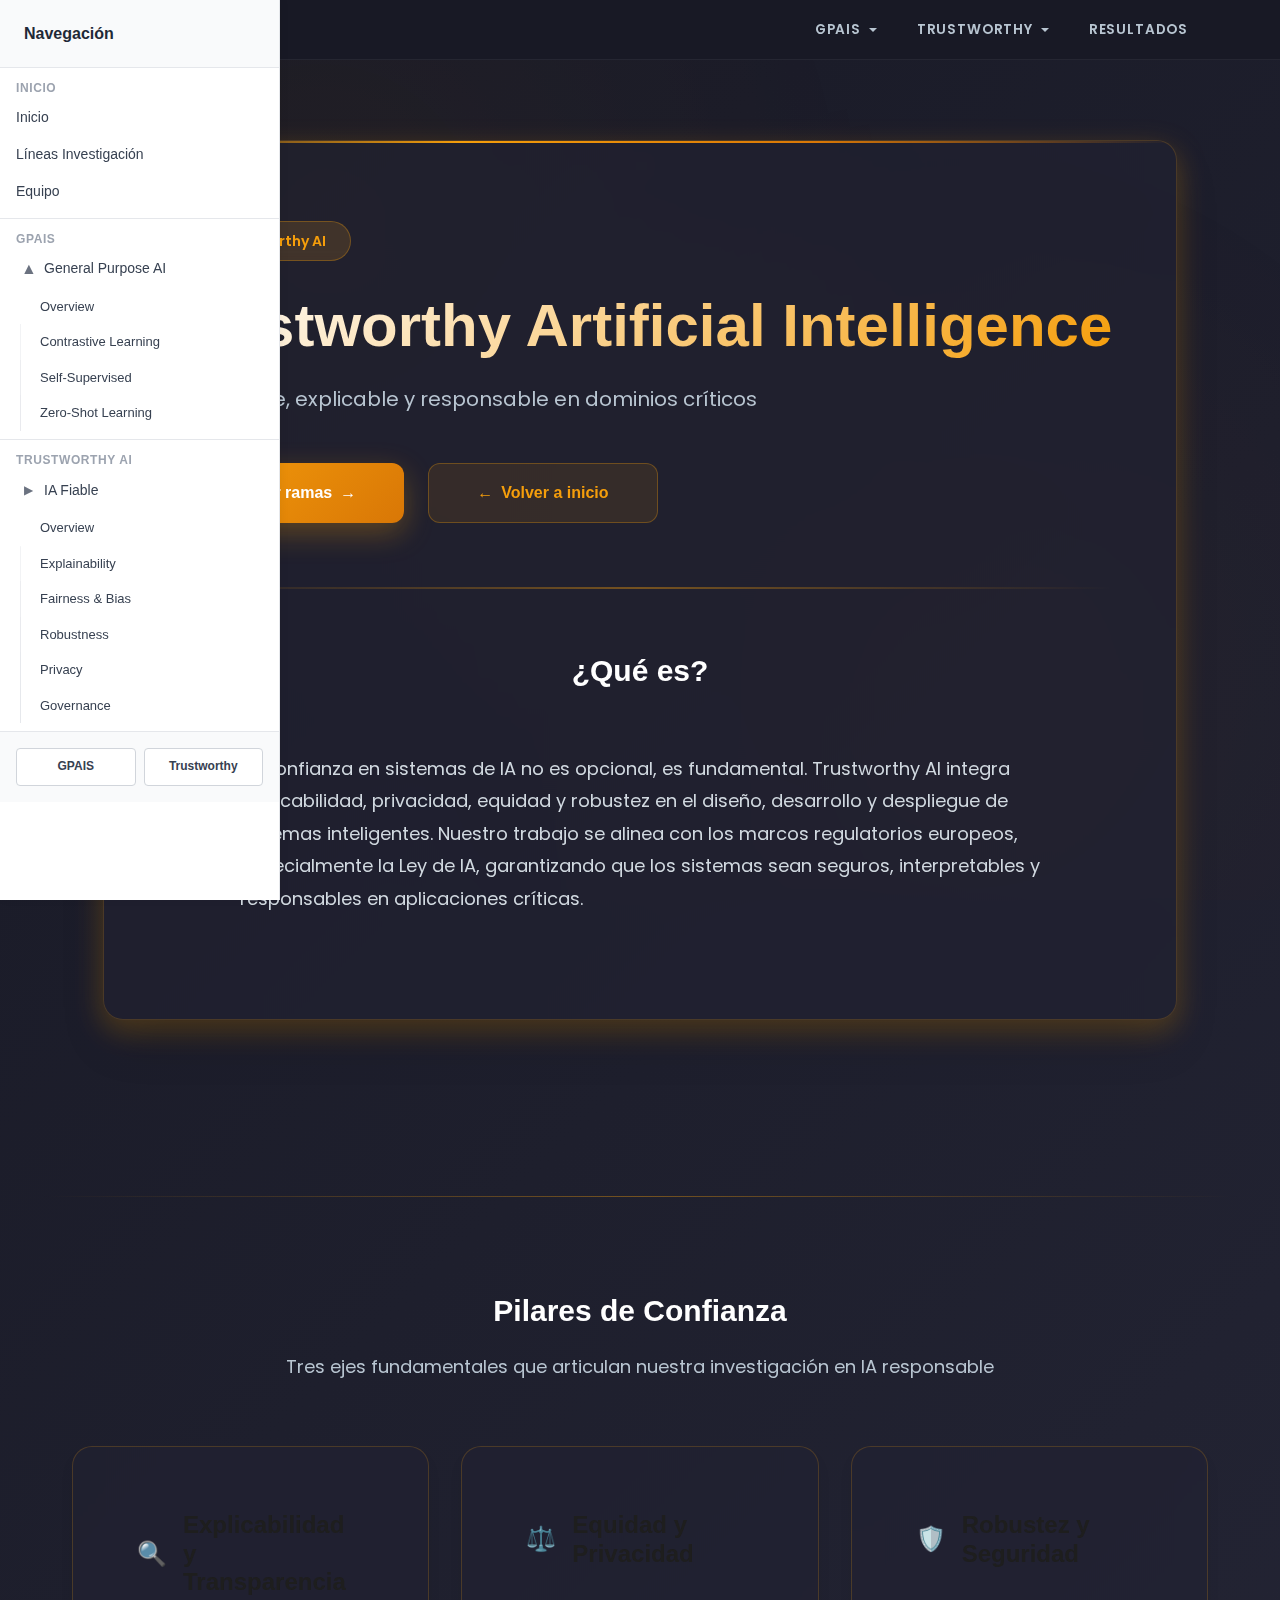
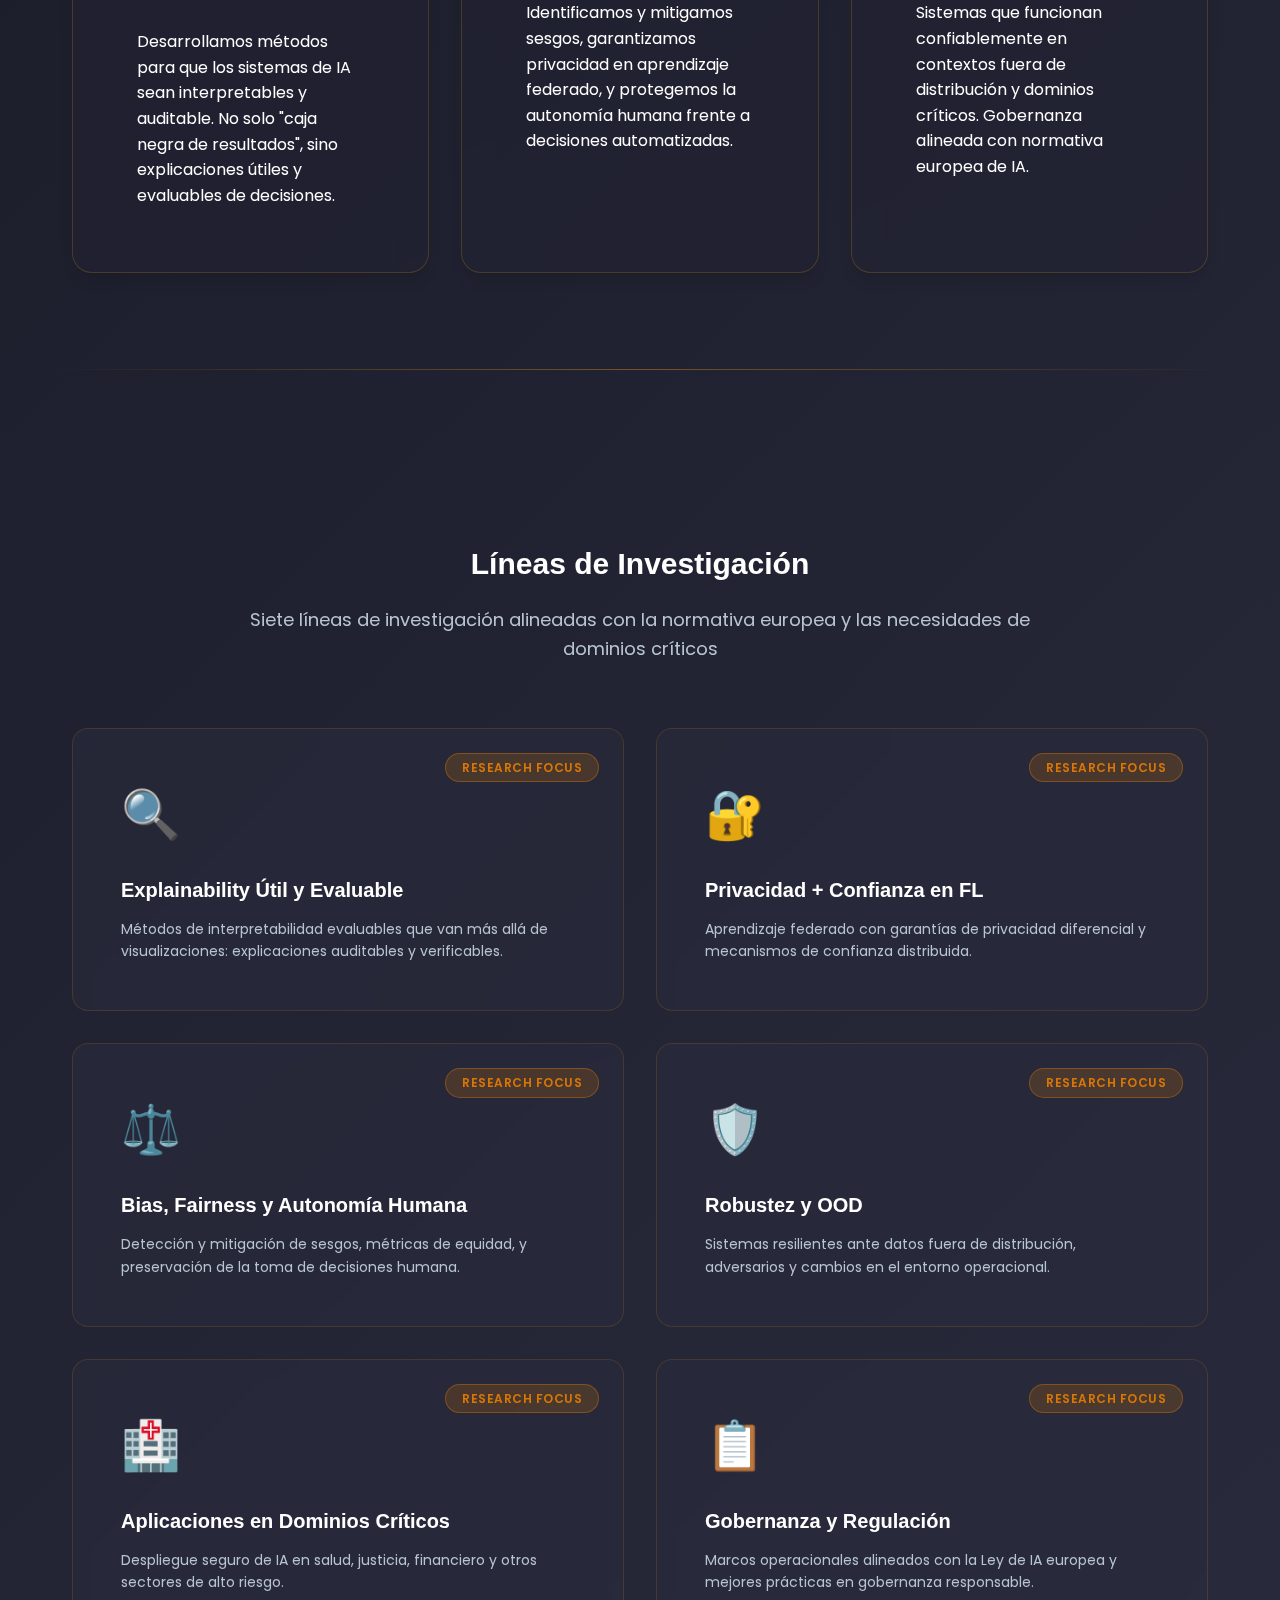
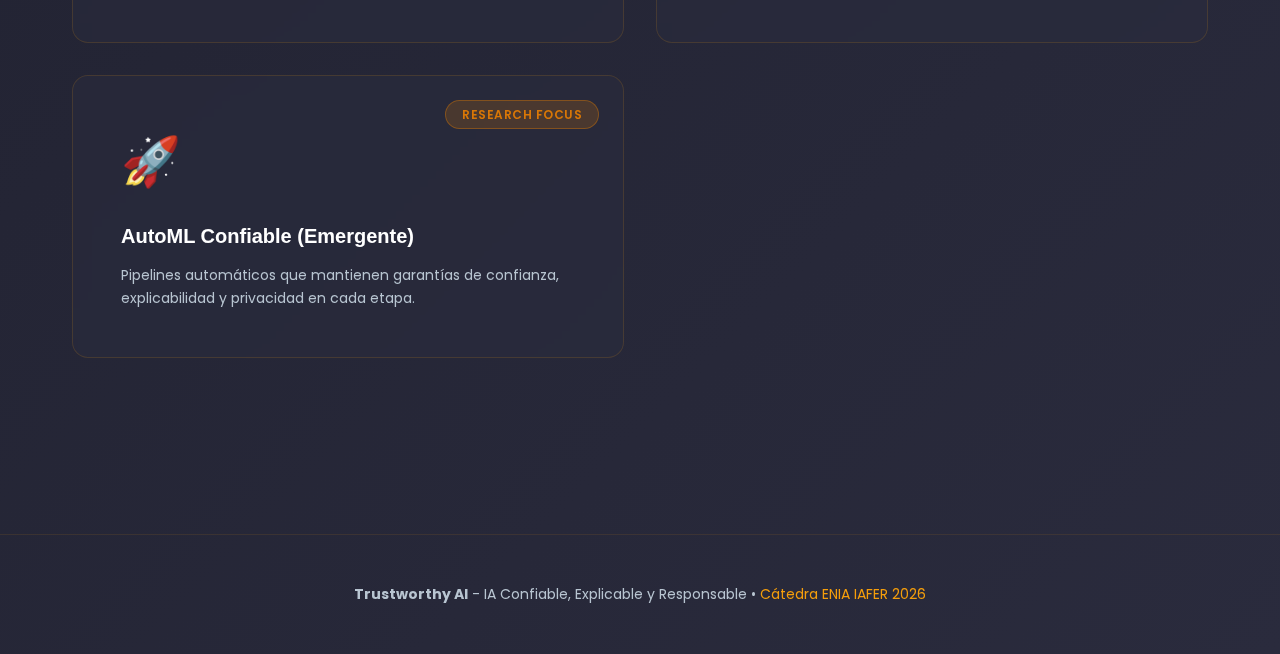
<file: trustworthy/index.html>
<!DOCTYPE html>
<html lang="es" class="no-js">
<head>
    <meta charset="UTF-8">
    <meta name="viewport" content="width=device-width, initial-scale=1.0">
    <title>Trustworthy AI | IAFER</title>
    <meta name="description" content="Trustworthy AI: investigación en [TEMA_PRINCIPAL]. Sistemas de IA confiables y éticos. Cátedra ENIA IAFER.">
    
    <!-- Fuentes -->
    <link href="https://fonts.googleapis.com/css2?family=Poppins:wght@300;400;500;600;700;800&display=swap" rel="stylesheet">
    
    <!-- Estilos -->
    <link rel="stylesheet" href="../css/base.css">
    <link rel="stylesheet" href="../css/trustworthy.css">
    <link rel="stylesheet" href="../css/responsive.css">
    <link rel="stylesheet" href="../css/sidebar.css">
    <link rel="stylesheet" href="../css/navbar.css">
</head>
<body id="top">
    <!-- ==============================
         NAVBAR PRINCIPAL
    ============================== -->
    <nav class="navbar" aria-label="Navegacion principal">
        <div class="navbar__inner">
            <a href="../index.html" class="navbar__brand">IAFER</a>

            <ul class="navbar__menu" id="navbar-menu">
                <!-- GPAIS -->
                <li class="navbar__item navbar__item--dropdown">
                    <a href="../gpais/index.html" class="navbar__link">GPAIS</a>
                    <ul class="navbar__dropdown">
                        <li><a href="../gpais/contrastive-learning.html">Contrastive Learning</a></li>
                        <li><a href="../gpais/self-supervised.html">Self-Supervised Learning</a></li>
                        <li><a href="../gpais/zero-shot.html">Zero-Shot Learning</a></li>
                        <li><a href="../gpais/agentic-ai.html">Agentic AI</a></li>
                    </ul>
                </li>

                <!-- Trustworthy -->
                <li class="navbar__item navbar__item--dropdown">
                    <a href="../trustworthy/index.html" class="navbar__link">Trustworthy</a>
                    <ul class="navbar__dropdown">
                        <li><a href="../trustworthy/explainability/index.html">Explainability (XAI)</a></li>
                        <li><a href="../trustworthy/fairness/index.html">Fairness &amp; Bias</a></li>
                        <li><a href="../trustworthy/robustness/index.html">Robustness</a></li>
                        <li><a href="../trustworthy/privacy/index.html">Privacy</a></li>
                        <li><a href="../trustworthy/governance/index.html">Governance</a></li>
                        <li><a href="../trustworthy/automl/index.html">AutoML</a></li>
                        <li><a href="../trustworthy/critical-applications/index.html">Critical Applications</a></li>
                    </ul>
                </li>

                <!-- Resultados -->
                <li class="navbar__item">
                    <a href="../papers/index.html" class="navbar__link">Resultados</a>
                </li>
            </ul>

            <button class="navbar__hamburger" id="navbar-toggle" aria-label="Abrir menu">
                <span></span>
                <span></span>
                <span></span>
            </button>
        </div>
    </nav>


    
    <!-- ==============================
         SIDEBAR / ÁRBOL DE NAVEGACIÓN
    ============================== -->
    <button class="sidebar-toggle visible" aria-label="Alternar navegación" title="Alternar navegación">☰</button>

    <aside id="page-sidebar" class="page-sidebar" aria-label="Navegación del sitio">
        <div class="sidebar-header">
            <h2 class="sidebar-title">
                <span class="sidebar-title__icon">🗂️</span>
                <span>Navegación</span>
            </h2>
        </div>

        <nav>
            <ul class="nav-tree">
                <!-- Inicio -->
                <li class="nav-item sidebar-section">
                    <span class="sidebar-section-title">Inicio</span>
                    <a href="../#top" class="tree-item tree-item--level-1" data-expandable="false">
                        <span class="tree-icon">🏠</span>
                        <span class="tree-label">Inicio</span>
                    </a>
                    <a href="../#lineas" class="tree-item tree-item--level-1" data-expandable="false">
                        <span class="tree-icon">📍</span>
                        <span class="tree-label">Líneas Investigación</span>
                    </a>
                    <a href="../#equipo" class="tree-item tree-item--level-1" data-expandable="false">
                        <span class="tree-icon">👥</span>
                        <span class="tree-label">Equipo</span>
                    </a>
                </li>

                <!-- GPAIS -->
                <li class="nav-item sidebar-section">
                    <span class="sidebar-section-title">GPAIS</span>
                    <div class="tree-item tree-item--level-1" data-expandable="true" data-collapsed="true">
                        <span class="tree-toggle">▶</span>
                        <span class="tree-icon">🧠</span>
                        <span class="tree-label">General Purpose AI</span>
                    </div>
                    <ul class="tree-children">
                        <li class="nav-item">
                            <a href="../gpais/index.html" class="tree-item tree-item--level-2" data-expandable="false">
                                <span class="tree-icon">📘</span>
                                <span class="tree-label">Overview</span>
                            </a>
                        </li>
                        <li class="nav-item">
                            <a href="../gpais/contrastive-learning.html" class="tree-item tree-item--level-2" data-expandable="false">
                                <span class="tree-icon">🔗</span>
                                <span class="tree-label">Contrastive Learning</span>
                            </a>
                        </li>
                        <li class="nav-item">
                            <a href="../gpais/self-supervised.html" class="tree-item tree-item--level-2" data-expandable="false">
                                <span class="tree-icon">🎯</span>
                                <span class="tree-label">Self-Supervised</span>
                            </a>
                        </li>
                        <li class="nav-item">
                            <a href="../gpais/zero-shot.html" class="tree-item tree-item--level-2" data-expandable="false">
                                <span class="tree-icon">⚡</span>
                                <span class="tree-label">Zero-Shot Learning</span>
                            </a>
                        </li>
                    </ul>
                </li>

                <!-- Trustworthy AI -->
                <li class="nav-item sidebar-section">
                    <span class="sidebar-section-title">Trustworthy AI</span>
                    <div class="tree-item tree-item--level-1" data-expandable="true" data-collapsed="false">
                        <span class="tree-toggle">▶</span>
                        <span class="tree-icon">🛡️</span>
                        <span class="tree-label">IA Fiable</span>
                    </div>
                    <ul class="tree-children">
                        <li class="nav-item">
                            <a href="index.html" class="tree-item tree-item--level-2 active" data-expandable="false">
                                <span class="tree-icon">📘</span>
                                <span class="tree-label">Overview</span>
                            </a>
                        </li>
                        <li class="nav-item">
                            <a href="explainability/index.html" class="tree-item tree-item--level-2" data-expandable="false">
                                <span class="tree-icon">👁️</span>
                                <span class="tree-label">Explainability</span>
                            </a>
                        </li>
                        <li class="nav-item">
                            <a href="fairness/index.html" class="tree-item tree-item--level-2" data-expandable="false">
                                <span class="tree-icon">⚖️</span>
                                <span class="tree-label">Fairness & Bias</span>
                            </a>
                        </li>
                        <li class="nav-item">
                            <a href="robustness/index.html" class="tree-item tree-item--level-2" data-expandable="false">
                                <span class="tree-icon">💪</span>
                                <span class="tree-label">Robustness</span>
                            </a>
                        </li>
                        <li class="nav-item">
                            <a href="privacy/index.html" class="tree-item tree-item--level-2" data-expandable="false">
                                <span class="tree-icon">🔐</span>
                                <span class="tree-label">Privacy</span>
                            </a>
                        </li>
                        <li class="nav-item">
                            <a href="governance/index.html" class="tree-item tree-item--level-2" data-expandable="false">
                                <span class="tree-icon">⚙️</span>
                                <span class="tree-label">Governance</span>
                            </a>
                        </li>
                    </ul>
                </li>
            </ul>
        </nav>

        <div class="sidebar-actions">
            <a href="../gpais/index.html" class="sidebar-action-btn">GPAIS</a>
            <a href="index.html" class="sidebar-action-btn">Trustworthy</a>
        </div>
    </aside>


    <!-- Hero Section / Tarjeta Principal -->
    <div class="hero-wrapper">
        <!-- Partículas de fondo -->
        <div class="hero-particles">
            <div class="particle particle-1"></div>
            <div class="particle particle-2"></div>
            <div class="particle particle-3"></div>
            <div class="particle particle-4"></div>
            <div class="particle particle-5"></div>
        </div>

        <main class="container">
            <section class="hero-card">
                <!-- Badge superior -->
                <div class="hero-badge">
                    <span aria-hidden="true">🛡️</span>
                    <span>Trustworthy AI</span>
                </div>

                <!-- Título principal -->
                <h1 class="hero-title">Trustworthy Artificial Intelligence</h1>
                <p class="hero-subtitle">IA confiable, explicable y responsable en dominios críticos</p>

                <!-- Botones de acción -->
                <div class="hero-actions">
                    <a href="#research-areas" class="btn btn-primary">
                        <span>Explorar ramas</span>
                        <span aria-hidden="true">→</span>
                    </a>
                    <a href="../index.html" class="btn btn-secondary">
                        <span aria-hidden="true">←</span>
                        <span>Volver a inicio</span>
                    </a>
                </div>

                <!-- Divisor decorativo -->
                <div class="hero-divider"></div>

                <!-- Sección: ¿Qué es? -->
                <section id="research-areas" class="gpais-about-section" aria-labelledby="research-title">
                    <h2 id="research-title" class="research-title">¿Qué es?</h2>

                    <div class="content-text" style="max-width:800px; margin:0 auto;">
                        <p>
                            La confianza en sistemas de IA no es opcional, es fundamental. Trustworthy AI integra 
                            explicabilidad, privacidad, equidad y robustez en el diseño, desarrollo y despliegue de 
                            sistemas inteligentes. Nuestro trabajo se alinea con los marcos regulatorios europeos, 
                            especialmente la Ley de IA, garantizando que los sistemas sean seguros, interpretables 
                            y responsables en aplicaciones críticas.
                        </p>
                    </div>
                </section>
            </section>
        </main>
    </div>

    <!-- Divisor de sección -->
    <div class="section-divider"></div>

    <!-- Sección: Conceptos Clave -->
    <div class="container">
        <section class="content-section">
            <h2 class="section-title">Pilares de Confianza</h2>
            <p class="section-intro">
                Tres ejes fundamentales que articulan nuestra investigación en IA responsable
            </p>

            <div class="content-grid">

                <!-- Pilar 1 -->
                <article class="info-card">
                    <h3 class="info-card-title">
                        <span class="info-card-icon" aria-hidden="true">🔍</span>
                        Explicabilidad y Transparencia
                    </h3>
                    <p class="info-card-text">
                        Desarrollamos métodos para que los sistemas de IA sean interpretables y auditable. 
                        No solo "caja negra de resultados", sino explicaciones útiles y evaluables de decisiones.
                    </p>
                </article>

                <!-- Pilar 2 -->
                <article class="info-card">
                    <h3 class="info-card-title">
                        <span class="info-card-icon" aria-hidden="true">⚖️</span>
                        Equidad y Privacidad
                    </h3>
                    <p class="info-card-text">
                        Identificamos y mitigamos sesgos, garantizamos privacidad en aprendizaje federado, 
                        y protegemos la autonomía humana frente a decisiones automatizadas.
                    </p>
                </article>

                <!-- Pilar 3 -->
                <article class="info-card">
                    <h3 class="info-card-title">
                        <span class="info-card-icon" aria-hidden="true">🛡️</span>
                        Robustez y Seguridad
                    </h3>
                    <p class="info-card-text">
                        Sistemas que funcionan confiablemente en contextos fuera de distribución y dominios críticos. 
                        Gobernanza alineada con normativa europea de IA.
                    </p>
                </article>

            </div>
        </section>
    </div>

    <!-- Divisor de sección -->
    <div class="section-divider"></div>

    <!-- Sección: Áreas de Investigación -->
    <div class="container">
        <section class="research-areas-section">
            <h2 class="section-title" id="research-areas">Líneas de Investigación</h2>
            <p class="section-intro">
                Siete líneas de investigación alineadas con la normativa europea y las necesidades de dominios críticos
            </p>
            
            <div class="research-cards">
                <!-- Tarjeta 1: Explainability -->
                <a href="explainability/index.html" class="research-card-link">
                    <article class="research-card">
                        <span class="research-badge">Research Focus</span>
                        <div class="research-icon" aria-hidden="true">🔍</div>
                        <h3 class="research-card-title">Explainability Útil y Evaluable</h3>
                        <p class="research-card-desc">
                            Métodos de interpretabilidad evaluables que van más allá de visualizaciones: explicaciones auditables y verificables.
                        </p>
                        <div class="research-card-glow"></div>
                    </article>
                </a>

                <!-- Tarjeta 2: Privacy + Trust -->
                <a href="privacy/index.html" class="research-card-link">
                    <article class="research-card">
                        <span class="research-badge">Research Focus</span>
                        <div class="research-icon" aria-hidden="true">🔐</div>
                        <h3 class="research-card-title">Privacidad + Confianza en FL</h3>
                        <p class="research-card-desc">
                            Aprendizaje federado con garantías de privacidad diferencial y mecanismos de confianza distribuida.
                        </p>
                        <div class="research-card-glow"></div>
                    </article>
                </a>

                <!-- Tarjeta 3: Bias & Fairness -->
                <a href="fairness/index.html" class="research-card-link">
                    <article class="research-card">
                        <span class="research-badge">Research Focus</span>
                        <div class="research-icon" aria-hidden="true">⚖️</div>
                        <h3 class="research-card-title">Bias, Fairness y Autonomía Humana</h3>
                        <p class="research-card-desc">
                            Detección y mitigación de sesgos, métricas de equidad, y preservación de la toma de decisiones humana.
                        </p>
                        <div class="research-card-glow"></div>
                    </article>
                </a>

                <!-- Tarjeta 4: Robustness -->
                <a href="robustness/index.html" class="research-card-link">
                    <article class="research-card">
                        <span class="research-badge">Research Focus</span>
                        <div class="research-icon" aria-hidden="true">🛡️</div>
                        <h3 class="research-card-title">Robustez y OOD</h3>
                        <p class="research-card-desc">
                            Sistemas resilientes ante datos fuera de distribución, adversarios y cambios en el entorno operacional.
                        </p>
                        <div class="research-card-glow"></div>
                    </article>
                </a>

                <!-- Tarjeta 5: Critical Applications -->
                <a href="critical-applications/index.html" class="research-card-link">
                    <article class="research-card">
                        <span class="research-badge">Research Focus</span>
                        <div class="research-icon" aria-hidden="true">🏥</div>
                        <h3 class="research-card-title">Aplicaciones en Dominios Críticos</h3>
                        <p class="research-card-desc">
                            Despliegue seguro de IA en salud, justicia, financiero y otros sectores de alto riesgo.
                        </p>
                        <div class="research-card-glow"></div>
                    </article>
                </a>

                <!-- Tarjeta 6: Governance -->
                <a href="governance/index.html" class="research-card-link">
                    <article class="research-card">
                        <span class="research-badge">Research Focus</span>
                        <div class="research-icon" aria-hidden="true">📋</div>
                        <h3 class="research-card-title">Gobernanza y Regulación</h3>
                        <p class="research-card-desc">
                            Marcos operacionales alineados con la Ley de IA europea y mejores prácticas en gobernanza responsable.
                        </p>
                        <div class="research-card-glow"></div>
                    </article>
                </a>

                <!-- Tarjeta 7: AutoML emergente -->
                <a href="automl/index.html" class="research-card-link">
                    <article class="research-card">
                        <span class="research-badge">Research Focus</span>
                        <div class="research-icon" aria-hidden="true">🚀</div>
                        <h3 class="research-card-title">AutoML Confiable (Emergente)</h3>
                        <p class="research-card-desc">
                            Pipelines automáticos que mantienen garantías de confianza, explicabilidad y privacidad en cada etapa.
                        </p>
                        <div class="research-card-glow"></div>
                    </article>
                </a>
            </div>
        </section>
    </div>

    <!-- Footer minimalista -->
    <footer class="footer">
        <div class="container">
            <p class="footer-text">
                <strong>Trustworthy AI</strong> - IA Confiable, Explicable y Responsable
                <span aria-hidden="true">•</span>
                <a href="../index.html" class="footer-link">Cátedra ENIA IAFER 2026</a>
            </p>
        </div>
    </footer>

    <!-- Scripts -->
    <script src="../js/sidebar.js"></script>

    <!-- Navbar -->
    <script src="../js/base.js"></script>
    <script>
    (function() {
        const toggle = document.getElementById('navbar-toggle');
        const menu = document.getElementById('navbar-menu');

        toggle.addEventListener('click', function() {
            this.classList.toggle('active');
            menu.classList.toggle('open');
        });

        if ('ontouchstart' in window || window.innerWidth <= 768) {
            document.querySelectorAll('.navbar__item--dropdown > .navbar__link').forEach(function(link) {
                link.addEventListener('click', function(e) {
                    if (window.innerWidth <= 768) {
                        e.preventDefault();
                        this.parentElement.classList.toggle('open');
                    }
                });
            });
        }

        document.querySelectorAll('.navbar__dropdown a').forEach(function(link) {
            link.addEventListener('click', function() {
                menu.classList.remove('open');
                toggle.classList.remove('active');
            });
        });

        window.addEventListener('resize', function() {
            if (window.innerWidth > 768) {
                menu.classList.remove('open');
                toggle.classList.remove('active');
                document.querySelectorAll('.navbar__item--dropdown').forEach(function(item) {
                    item.classList.remove('open');
                });
            }
        });
    })();
    </script>
</body>
</html>
</file>
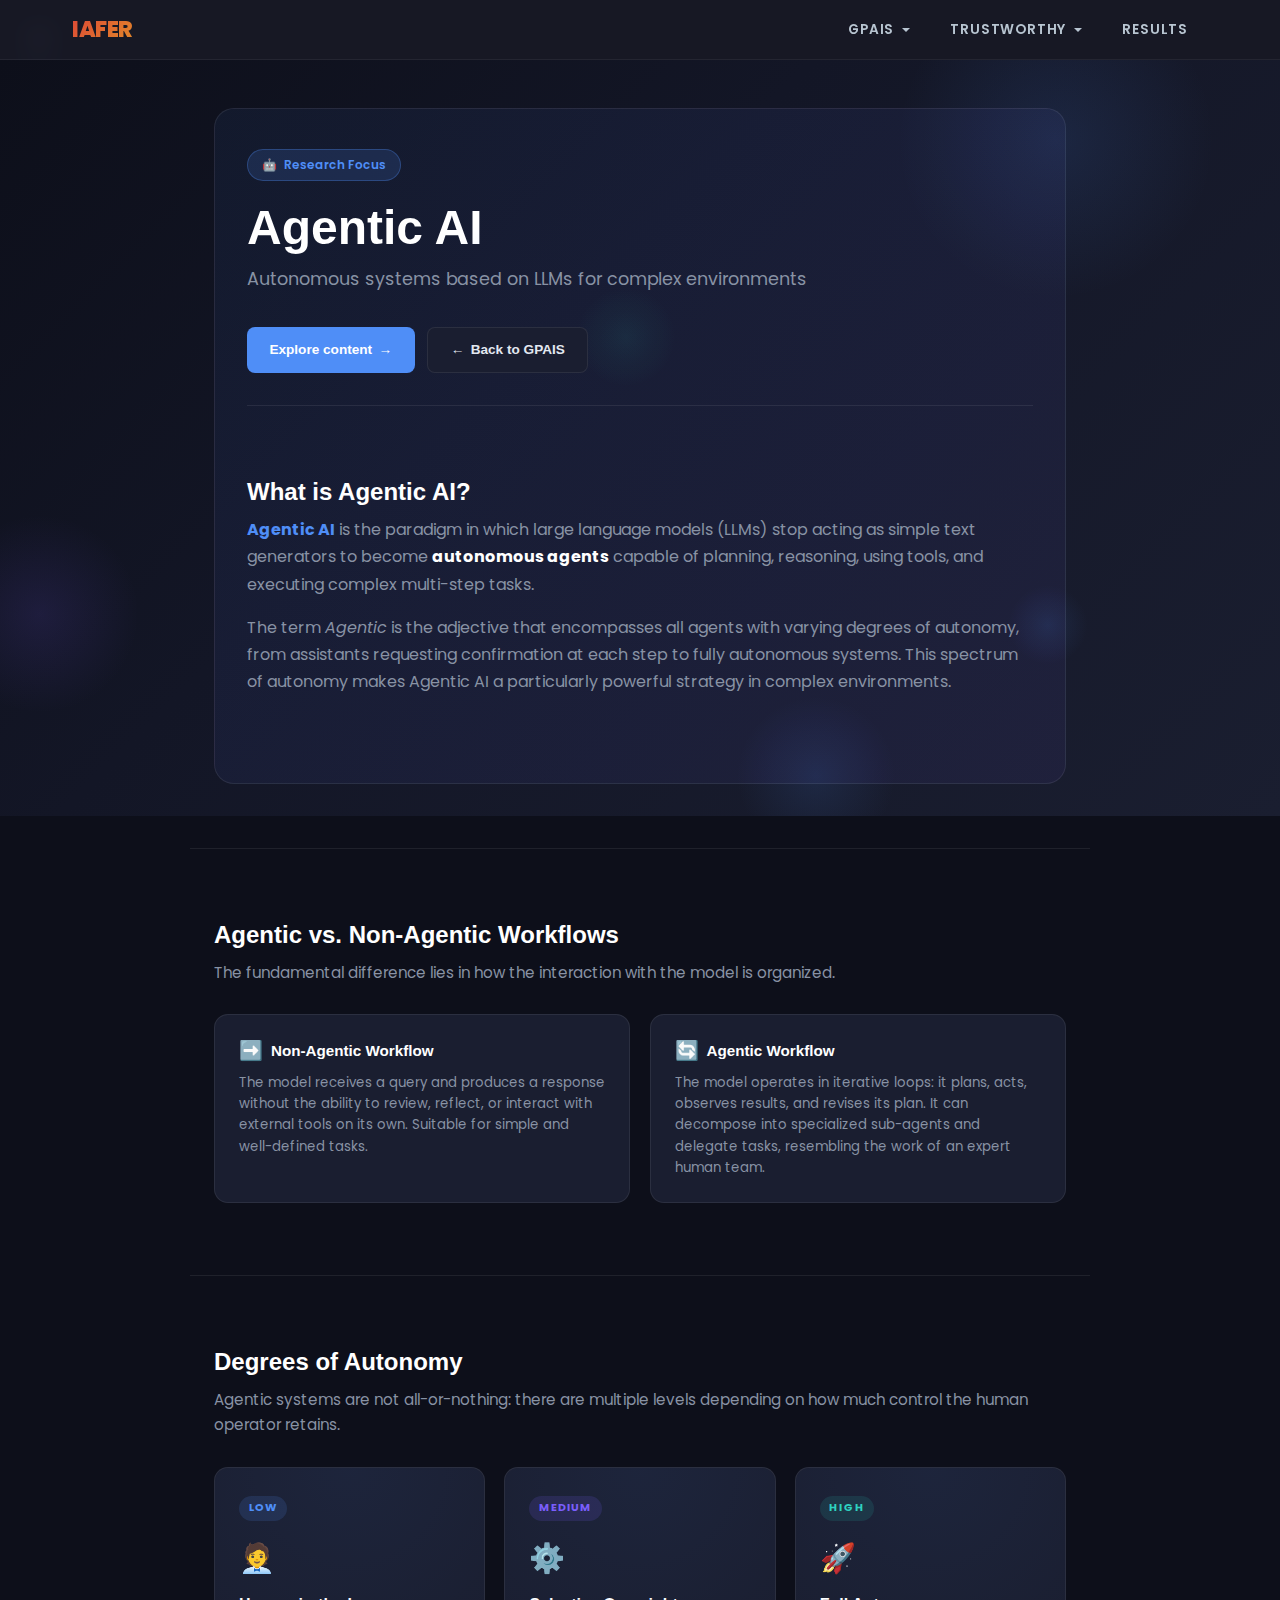
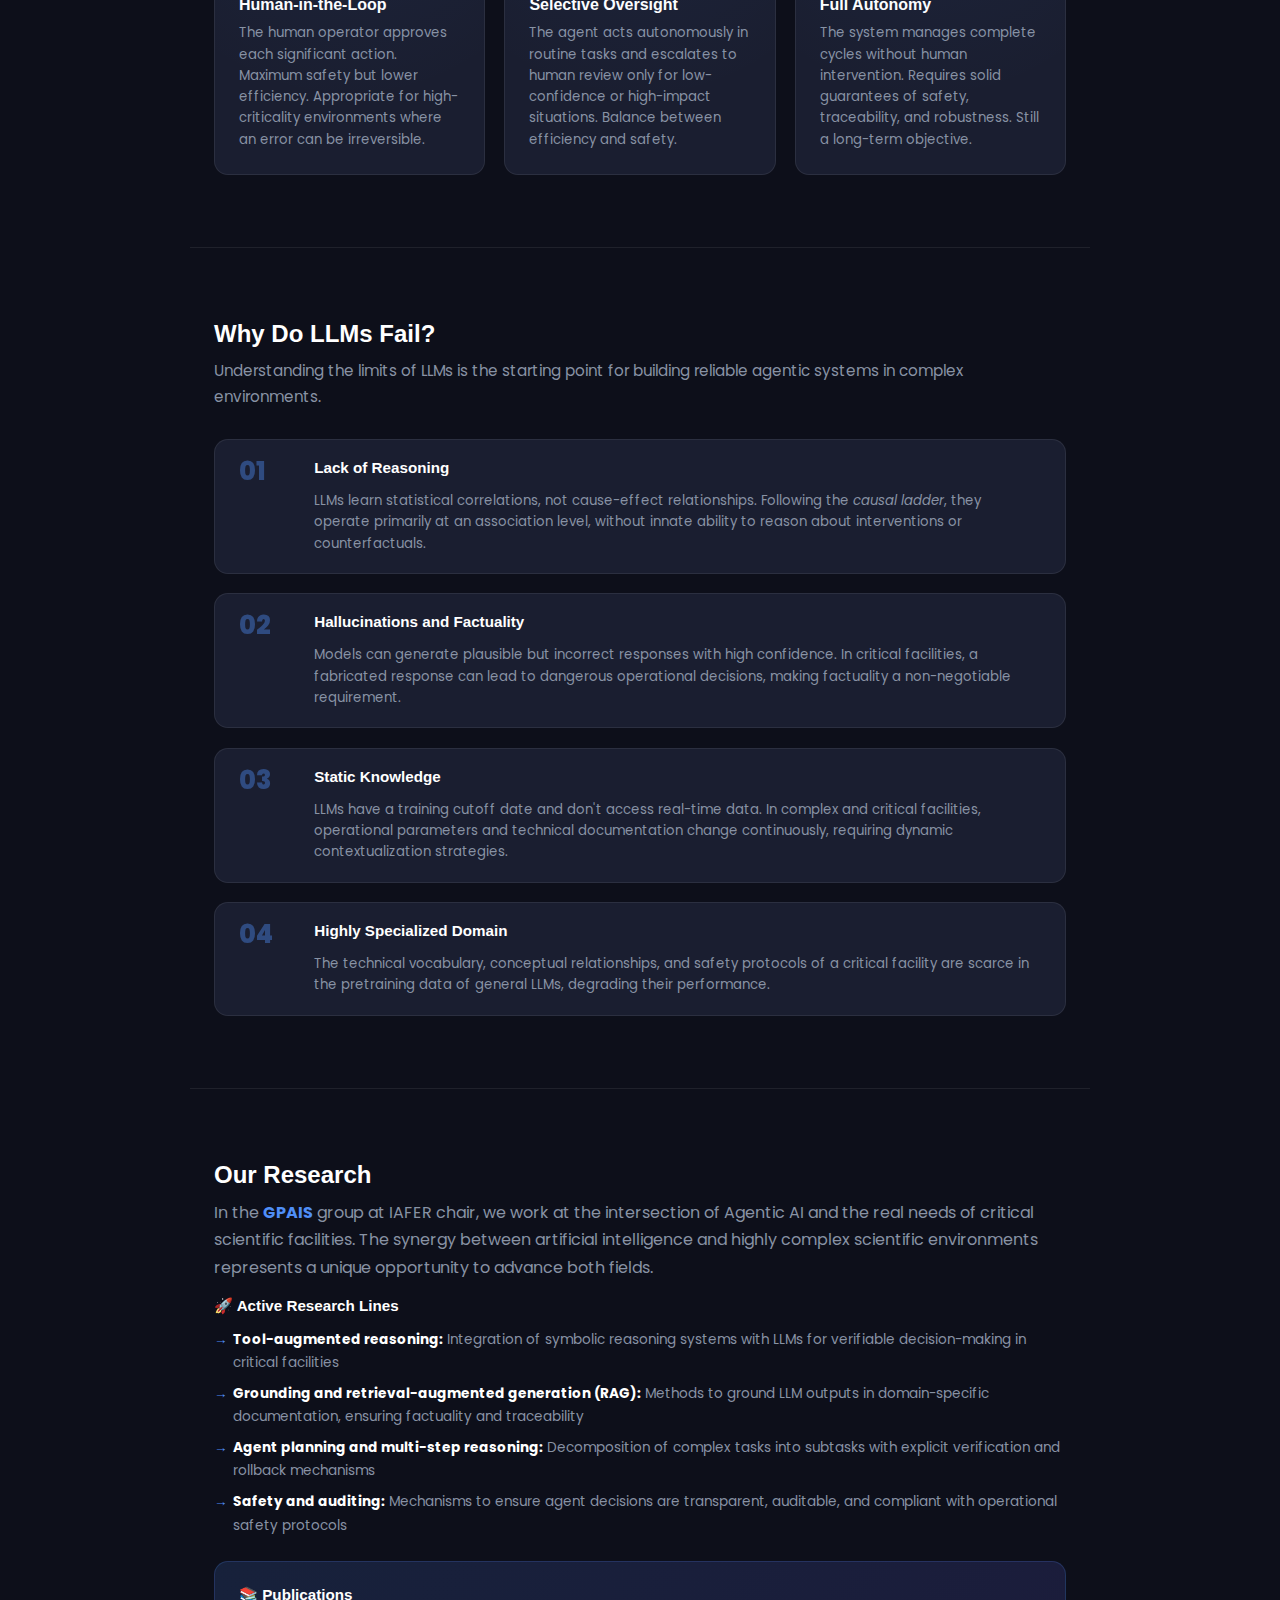
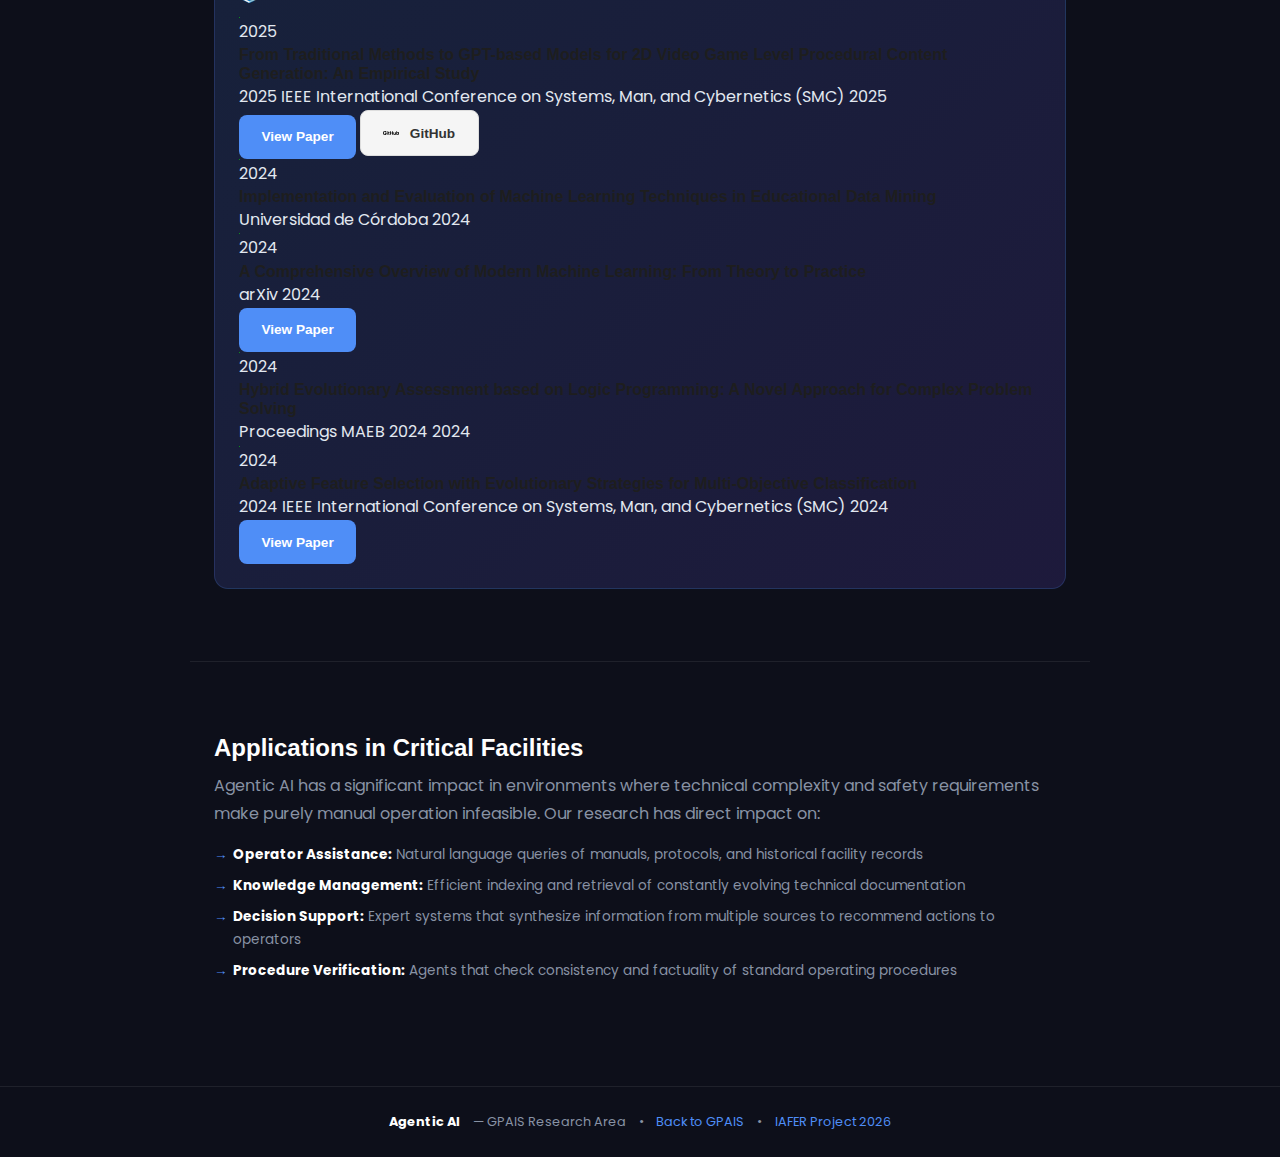
<file: gpais/agentic-ai/index.html>
<!DOCTYPE html>
<html lang="en" class="no-js">
<head>
    <meta charset="UTF-8">
    <meta name="viewport" content="width=device-width, initial-scale=1.0">
    <title>Agentic AI — GPAIS | IAFER</title>
    <meta name="description" content="Agentic AI for complex and critical scientific facilities">
    <link href="https://fonts.googleapis.com/css2?family=Poppins:wght@300;400;500;600;700;800&display=swap" rel="stylesheet">

    <!-- Styles -->
    <link rel="stylesheet" href="../../css/base.css">
    <link rel="stylesheet" href="../../css/agentic-ai.css">
    <link rel="stylesheet" href="../../css/navbar.css">
</head>
<body id="top">
    <!-- ==============================
         MAIN NAVBAR
    ============================== -->
    <nav class="navbar" aria-label="Main navigation">
        <div class="navbar__inner">
            <a href="../../index.html" class="navbar__brand">IAFER</a>

            <ul class="navbar__menu" id="navbar-menu">
                <!-- GPAIS -->
                <li class="navbar__item navbar__item--dropdown">
                    <a href="../../index.html" class="navbar__link">GPAIS</a>
                    <ul class="navbar__dropdown">
                        <li><a href="contrastive-learning.html">Contrastive Learning</a></li>
                        <li><a href="self-supervised.html">Self-Supervised Learning</a></li>
                        <li><a href="zero-shot.html">Zero-Shot Learning</a></li>
                        <li><a href="automl.html">AutoML & Few-Shot Learning</a></li>
                        <li><a href="agentic-ai.html">Agentic AI</a></li>
                    </ul>
                </li>

                <!-- Trustworthy -->
                <li class="navbar__item navbar__item--dropdown">
                    <a href="../trustworthy/index.html" class="navbar__link">Trustworthy</a>
                    <ul class="navbar__dropdown">
                        <li><a href="../trustworthy/explainability/index.html">Explainability (XAI)</a></li>
                        <li><a href="../trustworthy/fairness/index.html">Fairness &amp; Bias</a></li>
                        <li><a href="../trustworthy/robustness/index.html">Robustness &amp; OOD</a></li>
                        <li><a href="../trustworthy/privacy/index.html">Privacy &amp; Federated Learning</a></li>
                        <li><a href="../trustworthy/governance/index.html">Governance &amp; Regulation</a></li>
                        <li><a href="../trustworthy/critical-applications/index.html">Critical Applications</a></li>
                    </ul>
                </li>

                <!-- Results -->
                <li class="navbar__item">
                    <a href="../papers/index.html" class="navbar__link">Results</a>
                </li>
            </ul>

            <button class="navbar__hamburger" id="navbar-toggle" aria-label="Open menu">
                <span></span>
                <span></span>
                <span></span>
            </button>
        </div>
    </nav>



    <!-- Sidebar Toggle -->
    <button class="sidebar-toggle" aria-label="Toggle navigation" onclick="document.getElementById('page-sidebar').classList.toggle('open')">☰</button>

    <!-- Sidebar -->
    <aside id="page-sidebar" class="page-sidebar" aria-label="Site Navigation">
        <div class="sidebar-header">
            <h2 class="sidebar-title">
                <span class="sidebar-title__icon">🗂️</span>
                <span>Navigation</span>
            </h2>
        </div>
        <nav>
            <ul class="nav-tree">
                <li class="nav-item sidebar-section">
                    <span class="sidebar-section-title">Home</span>
                    <a href="../#top" class="tree-item"><span class="tree-icon">🏠</span><span>Home</span></a>
                    <a href="../#lineas" class="tree-item"><span class="tree-icon">📍</span><span>Research Lines</span></a>
                    <a href="../#equipo" class="tree-item"><span class="tree-icon">👥</span><span>Team</span></a>
                </li>
                <li class="nav-item sidebar-section">
                    <span class="sidebar-section-title">GPAIS</span>
                    <a href="../../index.html" class="tree-item"><span class="tree-icon">📘</span><span>Overview</span></a>
                    <a href="contrastive-learning.html" class="tree-item"><span class="tree-icon">🔗</span><span>Contrastive Learning</span></a>
                    <a href="self-supervised.html" class="tree-item"><span class="tree-icon">🎯</span><span>Self-Supervised</span></a>
                    <a href="zero-shot.html" class="tree-item"><span class="tree-icon">⚡</span><span>Zero-Shot Learning</span></a>
                    <a href="agentic-ai.html" class="tree-item active"><span class="tree-icon">🤖</span><span>Agentic AI</span></a>
                </li>
                <li class="nav-item sidebar-section">
                    <span class="sidebar-section-title">Trustworthy AI</span>
                    <a href="../trustworthy/index.html" class="tree-item"><span class="tree-icon">📘</span><span>Overview</span></a>
                    <a href="../trustworthy/explainability/index.html" class="tree-item"><span class="tree-icon">👁️</span><span>Explainability</span></a>
                    <a href="../trustworthy/fairness/index.html" class="tree-item"><span class="tree-icon">⚖️</span><span>Fairness & Bias</span></a>
                    <a href="../trustworthy/robustness/index.html" class="tree-item"><span class="tree-icon">💪</span><span>Robustness</span></a>
                </li>
            </ul>
        </nav>
        <div class="sidebar-actions">
            <a href="../../index.html" class="sidebar-action-btn">GPAIS</a>
            <a href="../trustworthy/index.html" class="sidebar-action-btn">Trustworthy</a>
        </div>
    </aside>

    <!-- Breadcrumb -->

    <!-- Hero -->
    <div class="hero-wrapper">
        <div class="hero-particles">
            <div class="particle particle-1"></div>
            <div class="particle particle-2"></div>
            <div class="particle particle-3"></div>
            <div class="particle particle-4"></div>
            <div class="particle particle-5"></div>
        </div>
        <main class="container">
            <section class="hero-card">
                <div class="hero-badge"><span aria-hidden="true">🤖</span><span>Research Focus</span></div>
                <h1 class="hero-title">Agentic AI</h1>
                <p class="hero-subtitle">Autonomous systems based on LLMs for complex environments</p>
                <div class="hero-actions">
                    <a href="#fundamentos" class="btn btn-primary"><span>Explore content</span><span aria-hidden="true">→</span></a>
                    <a href="../../index.html" class="btn btn-secondary"><span aria-hidden="true">←</span><span>Back to GPAIS</span></a>
                </div>
                <div class="hero-divider"></div>
                <section id="fundamentos" class="content-section">
                    <h2 class="section-title">What is Agentic AI?</h2>
                    <div class="content-text">
                        <p>
                            <strong class="text-highlight">Agentic AI</strong> is the paradigm in which large language models (LLMs)
                            stop acting as simple text generators to become <strong>autonomous agents</strong>
                            capable of planning, reasoning, using tools, and executing complex multi-step tasks.
                        </p>
                        <p>
                            The term <em>Agentic</em> is the adjective that encompasses all agents with varying degrees of
                            autonomy, from assistants requesting confirmation at each step to fully autonomous systems.
                            This spectrum of autonomy makes Agentic AI a particularly powerful strategy in complex environments.
                        </p>
                    </div>
                </section>
            </section>
        </main>
    </div>

    <!-- Workflows -->
    <div class="section-divider"></div>
    <div class="container">
        <section class="content-section">
            <h2 class="section-title">Agentic vs. Non-Agentic Workflows</h2>
            <p class="section-intro">The fundamental difference lies in how the interaction with the model is organized.</p>
            <div class="content-grid">
                <article class="info-card">
                    <h3 class="info-card-title"><span class="info-card-icon">➡️</span>Non-Agentic Workflow</h3>
                    <p class="info-card-text">
                        The model receives a query and produces a response without the ability
                        to review, reflect, or interact with external tools on its own. Suitable for simple and well-defined tasks.
                    </p>
                </article>
                <article class="info-card">
                    <h3 class="info-card-title"><span class="info-card-icon">🔄</span>Agentic Workflow</h3>
                    <p class="info-card-text">
                        The model operates in iterative loops: it plans, acts, observes results, and revises its
                        plan. It can decompose into specialized sub-agents and delegate tasks, resembling
                        the work of an expert human team.
                    </p>
                </article>
            </div>
        </section>
    </div>

    <!-- Grados de autonomía -->
    <div class="section-divider"></div>
    <div class="container">
        <section class="content-section">
            <h2 class="section-title">Degrees of Autonomy</h2>
            <p class="section-intro">Agentic systems are not all-or-nothing: there are multiple levels depending on how much control the human operator retains.</p>
            <div class="research-cards">
                <article class="research-card">
                    <span class="research-badge">Low</span>
                    <div class="research-icon" aria-hidden="true">🧑‍💼</div>
                    <h3 class="research-card-title">Human-in-the-Loop</h3>
                    <p class="research-card-desc">
                        The human operator approves each significant action. Maximum safety but lower
                        efficiency. Appropriate for high-criticality environments where an error can be
                        irreversible.
                    </p>
                    <div class="research-card-glow"></div>
                </article>
                <article class="research-card">
                    <span class="research-badge accent">Medium</span>
                    <div class="research-icon" aria-hidden="true">⚙️</div>
                    <h3 class="research-card-title">Selective Oversight</h3>
                    <p class="research-card-desc">
                        The agent acts autonomously in routine tasks and escalates to human review
                        only for low-confidence or high-impact situations. Balance between efficiency and safety.
                    </p>
                    <div class="research-card-glow"></div>
                </article>
                <article class="research-card">
                    <span class="research-badge success">High</span>
                    <div class="research-icon" aria-hidden="true">🚀</div>
                    <h3 class="research-card-title">Full Autonomy</h3>
                    <p class="research-card-desc">
                        The system manages complete cycles without human intervention. Requires
                        solid guarantees of safety, traceability, and robustness. Still a long-term objective.
                    </p>
                    <div class="research-card-glow"></div>
                </article>
            </div>
        </section>
    </div>

    <!-- Limitaciones LLMs -->
    <div class="section-divider"></div>
    <div class="container">
        <section class="content-section">
            <h2 class="section-title">Why Do LLMs Fail?</h2>
            <p class="section-intro">
                Understanding the limits of LLMs is the starting point for building reliable agentic systems in complex environments.
            </p>
            <div class="challenge-list">
                <div class="challenge-item">
                    <span class="challenge-number">01</span>
                    <h3 class="challenge-title">Lack of Reasoning</h3>
                    <p class="challenge-desc">
                        LLMs learn statistical correlations, not cause-effect relationships. Following
                        the <em>causal ladder</em>, they operate primarily at an association level,
                        without innate ability to reason about interventions or counterfactuals.
                    </p>
                </div>
                <div class="challenge-item">
                    <span class="challenge-number">02</span>
                    <h3 class="challenge-title">Hallucinations and Factuality</h3>
                    <p class="challenge-desc">
                        Models can generate plausible but incorrect responses with high confidence.
                        In critical facilities, a fabricated response can lead to dangerous operational
                        decisions, making factuality a non-negotiable requirement.
                    </p>
                </div>
                <div class="challenge-item">
                    <span class="challenge-number">03</span>
                    <h3 class="challenge-title">Static Knowledge</h3>
                    <p class="challenge-desc">
                        LLMs have a training cutoff date and don't access real-time data. In complex and critical
                        facilities, operational parameters and technical documentation change continuously,
                        requiring dynamic contextualization strategies.
                    </p>
                </div>
                <div class="challenge-item">
                    <span class="challenge-number">04</span>
                    <h3 class="challenge-title">Highly Specialized Domain</h3>
                    <p class="challenge-desc">
                        The technical vocabulary, conceptual relationships, and safety protocols
                        of a critical facility are scarce in the pretraining data of general LLMs,
                        degrading their performance.
                    </p>
                </div>
            </div>
        </section>
    </div>

    <!-- Our Research -->
    <div class="section-divider"></div>
    <div class="container">
        <section class="content-section">
            <h2 class="section-title">Our Research</h2>
            <div class="content-text">
                <p>
                    In the <strong class="text-highlight">GPAIS</strong> group at IAFER chair, we work at the
                    intersection of Agentic AI and the real needs of critical scientific facilities.
                    The synergy between artificial intelligence and highly complex scientific environments represents
                    a unique opportunity to advance both fields.
                </p>
                <h3 class="highlight-title">🚀 Active Research Lines</h3>
                <ul class="feature-list">
                    <li><strong>Tool-augmented reasoning:</strong> Integration of symbolic reasoning systems with LLMs for verifiable decision-making in critical facilities</li>
                    <li><strong>Grounding and retrieval-augmented generation (RAG):</strong> Methods to ground LLM outputs in domain-specific documentation, ensuring factuality and traceability</li>
                    <li><strong>Agent planning and multi-step reasoning:</strong> Decomposition of complex tasks into subtasks with explicit verification and rollback mechanisms</li>
                    <li><strong>Safety and auditing:</strong> Mechanisms to ensure agent decisions are transparent, auditable, and compliant with operational safety protocols</li>
                </ul>
            </div>
            <div class="highlight-box">
                <h3 class="highlight-title">📚 Publications</h3>
                <div class="publications-container" id="research-line-papers" data-research-line="Agentic AI">
                    <p class="loading-message">Loading publications...</p>
                </div>
            </div>
        </section>
    </div>

    <!-- Aplicaciones -->
    <div class="section-divider"></div>
    <div class="container">
        <section class="content-section">
            <h2 class="section-title">Applications in Critical Facilities</h2>
            <div class="content-text">
                <p>
                    Agentic AI has a significant impact in environments where technical complexity and
                    safety requirements make purely manual operation infeasible. Our research has direct impact on:
                </p>
                <ul class="feature-list" style="margin-top:1rem;">
                    <li><strong>Operator Assistance:</strong> Natural language queries of manuals, protocols, and historical facility records</li>
                    <li><strong>Knowledge Management:</strong> Efficient indexing and retrieval of constantly evolving technical documentation</li>
                    <li><strong>Decision Support:</strong> Expert systems that synthesize information from multiple sources to recommend actions to operators</li>
                    <li><strong>Procedure Verification:</strong> Agents that check consistency and factuality of standard operating procedures</li>
                </ul>
            </div>
        </section>
    </div>

    <!-- Footer -->
    <footer class="footer">
        <div class="container">
            <p class="footer-text">
                <strong>Agentic AI</strong> — GPAIS Research Area
                <span aria-hidden="true">•</span>
                <a href="../../index.html" class="footer-link">Back to GPAIS</a>
                <span aria-hidden="true">•</span>
                <a href="../../index.html" class="footer-link">IAFER Project 2026</a>
            </p>
        </div>
    </footer>

    <script>
        // Close sidebar when clicking outside
        document.addEventListener('click', (e) => {
            const sidebar = document.getElementById('page-sidebar');
            const toggle = document.querySelector('.sidebar-toggle');
            if (sidebar.classList.contains('open') && !sidebar.contains(e.target) && !toggle.contains(e.target)) {
                sidebar.classList.remove('open');
            }
        });
    </script>

    <script src="../../js/base.js"></script>
</body>
</html>    <!-- Scripts Inline v1 -->
    <script>
    (function() {
      'use strict';
      class ResearchLinePaperLoader {
        constructor(containerId, researchLine) {
          this.container = document.getElementById(containerId);
          this.researchLine = researchLine;
          this.papers = [];
        }
        async loadPapers() {
          try {
            const response = await fetch('../../../data/papers.json?v=3');
            if (!response.ok) throw new Error('Could not load papers.json');
            const data = await response.json();
            this.papers = data.papers || [];
            let filteredPapers;
            if (this.researchLine === 'Critical Applications') {
              filteredPapers = this.papers.filter(p =>
                (p.tags || []).includes('Critical Applications (Healthcare)') ||
                (p.tags || []).includes('Critical Applications (Environment)')
              );
            } else if (this.researchLine === 'Agentic AI') {
              filteredPapers = this.papers.filter(p => (p.tags || []).includes('Generative AI'));
            } else {
              filteredPapers = this.papers.filter(p => (p.tags || []).includes(this.researchLine));
            }
            this.renderPapers(filteredPapers);
          } catch (error) {
            this.container.innerHTML = '<p class="error-message">Unable to load publications.</p>';
          }
        }
        renderPapers(papers) {
          if (papers.length === 0) {
            this.container.innerHTML = '<div class="empty-state"><p>No publications available.</p></div>';
            return;
          }
          const html = papers.map(paper => this.generatePaperCard(paper)).join('');
          this.container.innerHTML = html;
        }
        generatePaperCard(paper) {
          const year = paper.year || 'N/A';
          const venue = paper.venue || '';
          const paperUrl = paper.paper_url || '#';
          const title = paper.title || 'Untitled';
          const imagePath = paper.image || '';
          const githubUrl = paper.github_url;
          const hasGithub = githubUrl && githubUrl.trim() !== '';
          return `<article class="publication-card">
            <div class="publication-image-wrapper">
              <img src="../../../${imagePath}" alt="${title}" class="publication-image" onerror="this.src='../../images/placeholder.png'">
              <span class="publication-badge">${year}</span>
            </div>
            <div class="publication-content">
              <h4 class="publication-title">${title}</h4>
              <p class="publication-venue-info">${venue ? `<span class="venue">${venue}</span>` : ''} <span class="year">${year}</span></p>
              <div class="publication-actions">
                ${paperUrl !== '#' ? `<a href="${paperUrl}" target="_blank" class="btn btn-small btn-primary">View Paper</a>` : ''}
                ${hasGithub ? `<a href="${githubUrl}" target="_blank" class="btn btn-small btn-secondary" style="background:#f5f5f5;color:#333;border-color:#ddd;"><img src="../../../images/github-logo.svg" alt="GitHub" style="width:16px;height:16px;vertical-align:middle;margin-right:4px;">GitHub</a>` : ''}
              </div>
            </div>
          </article>`;
        }
      }
      function init() {
        document.querySelectorAll('[data-research-line]').forEach(container => {
          new ResearchLinePaperLoader(container.id, container.getAttribute('data-research-line')).loadPapers();
        });
      }
      if (document.readyState === 'loading') {
        document.addEventListener('DOMContentLoaded', init);
      } else {
        init();
      }
    })();
    </script>
    <script src="../../js/base.js"></script>
</body>
</html>
</file>
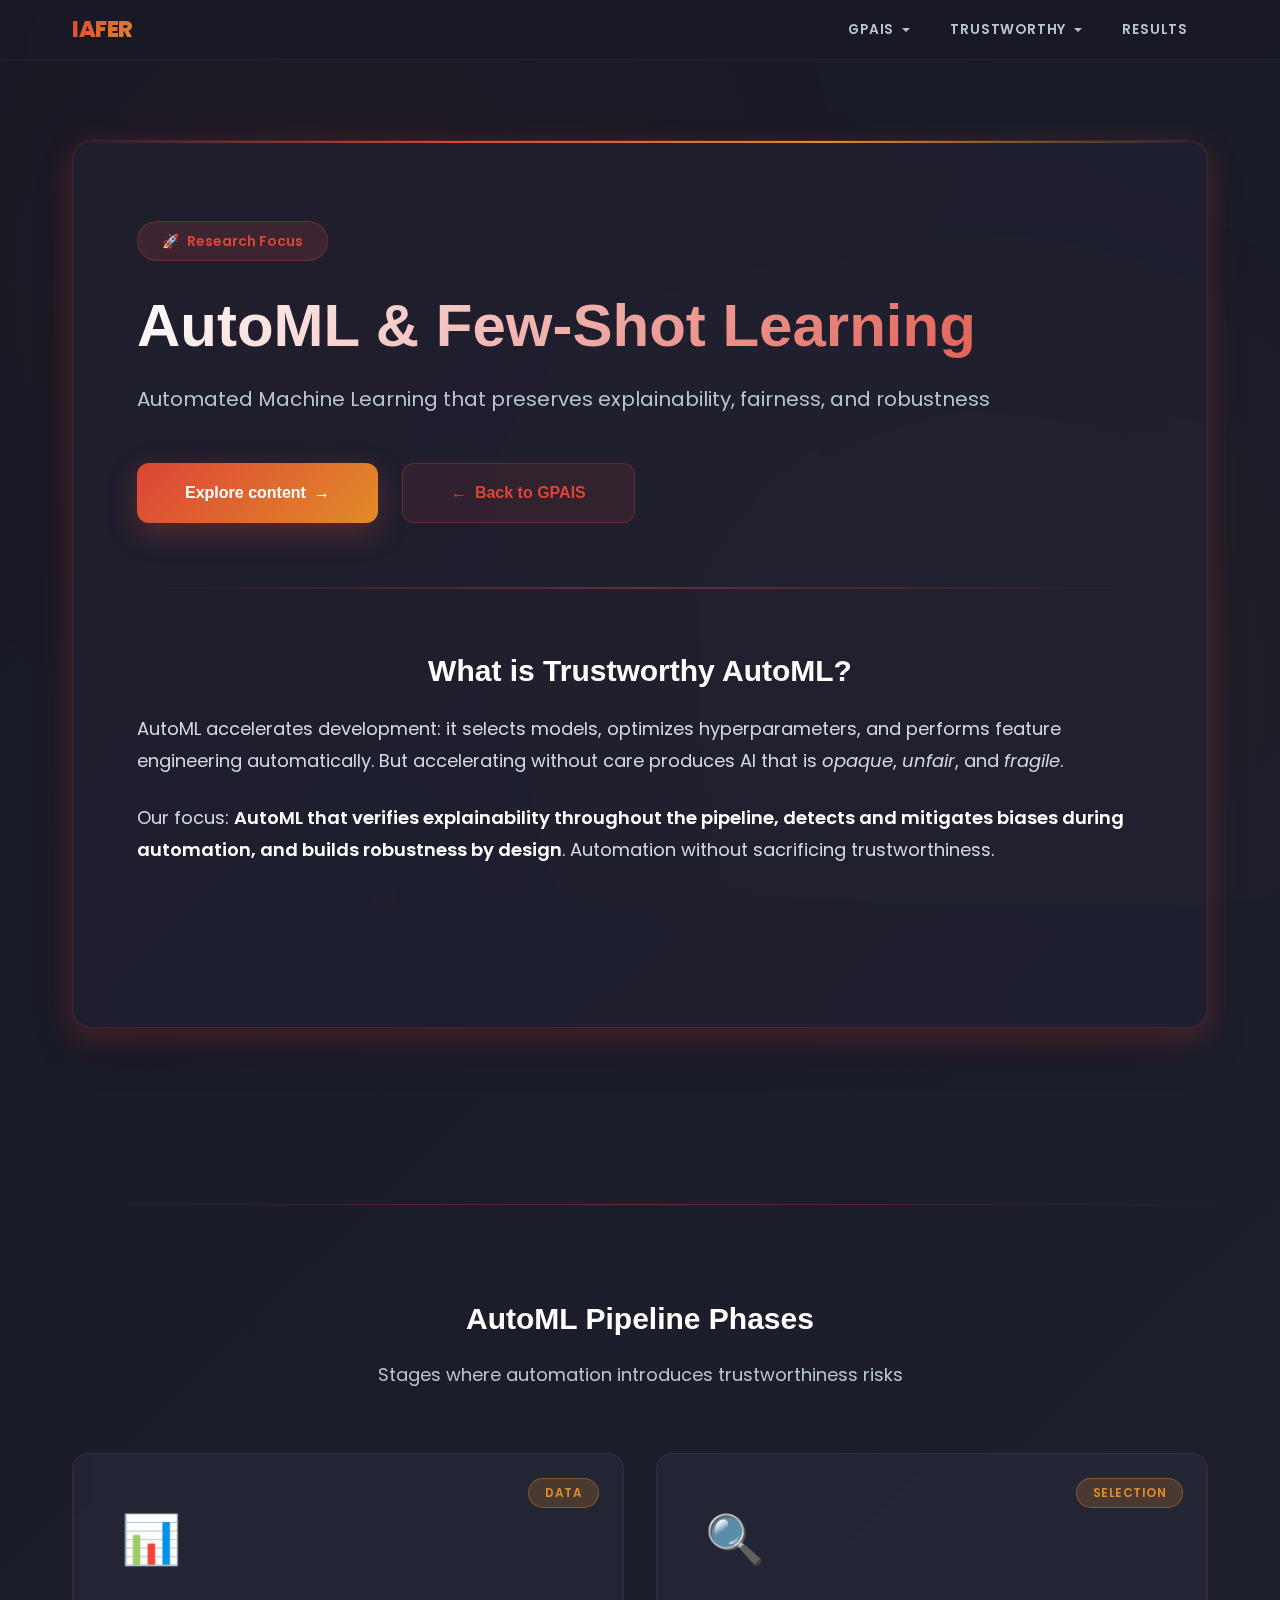
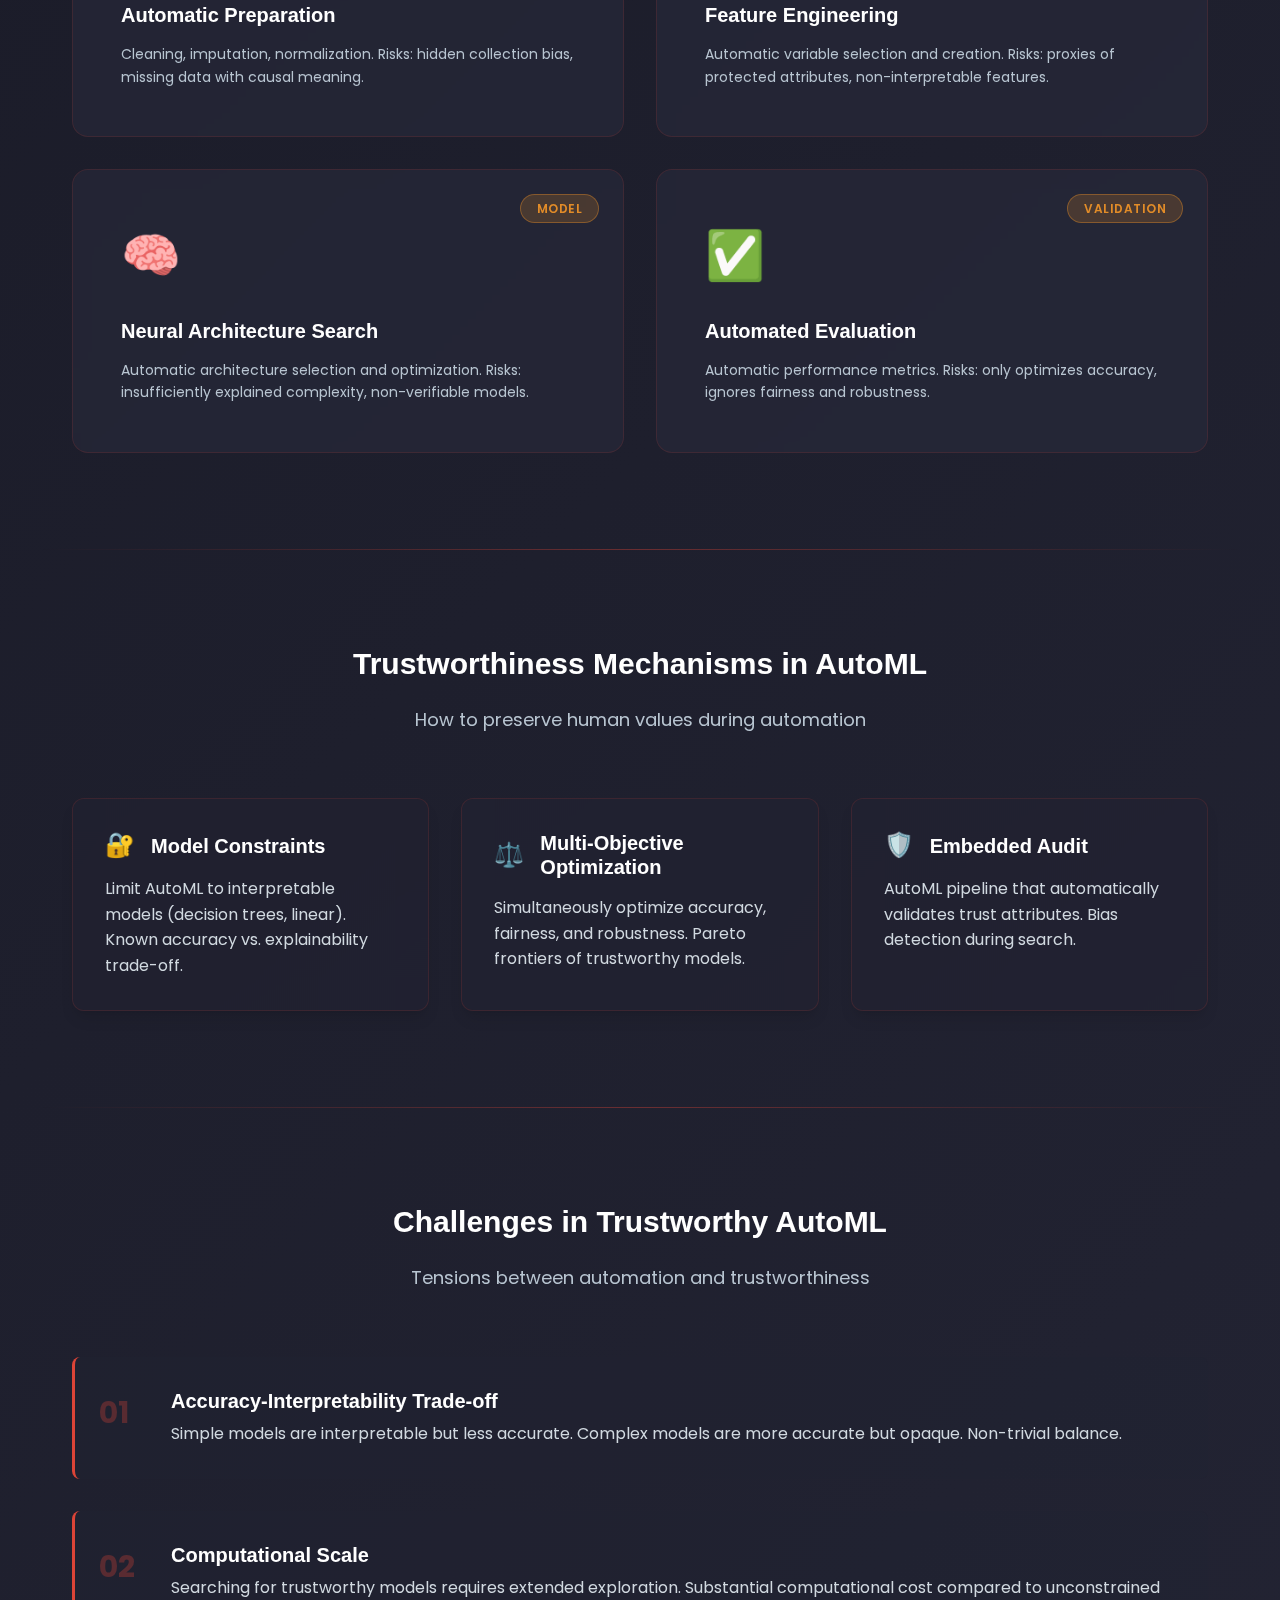
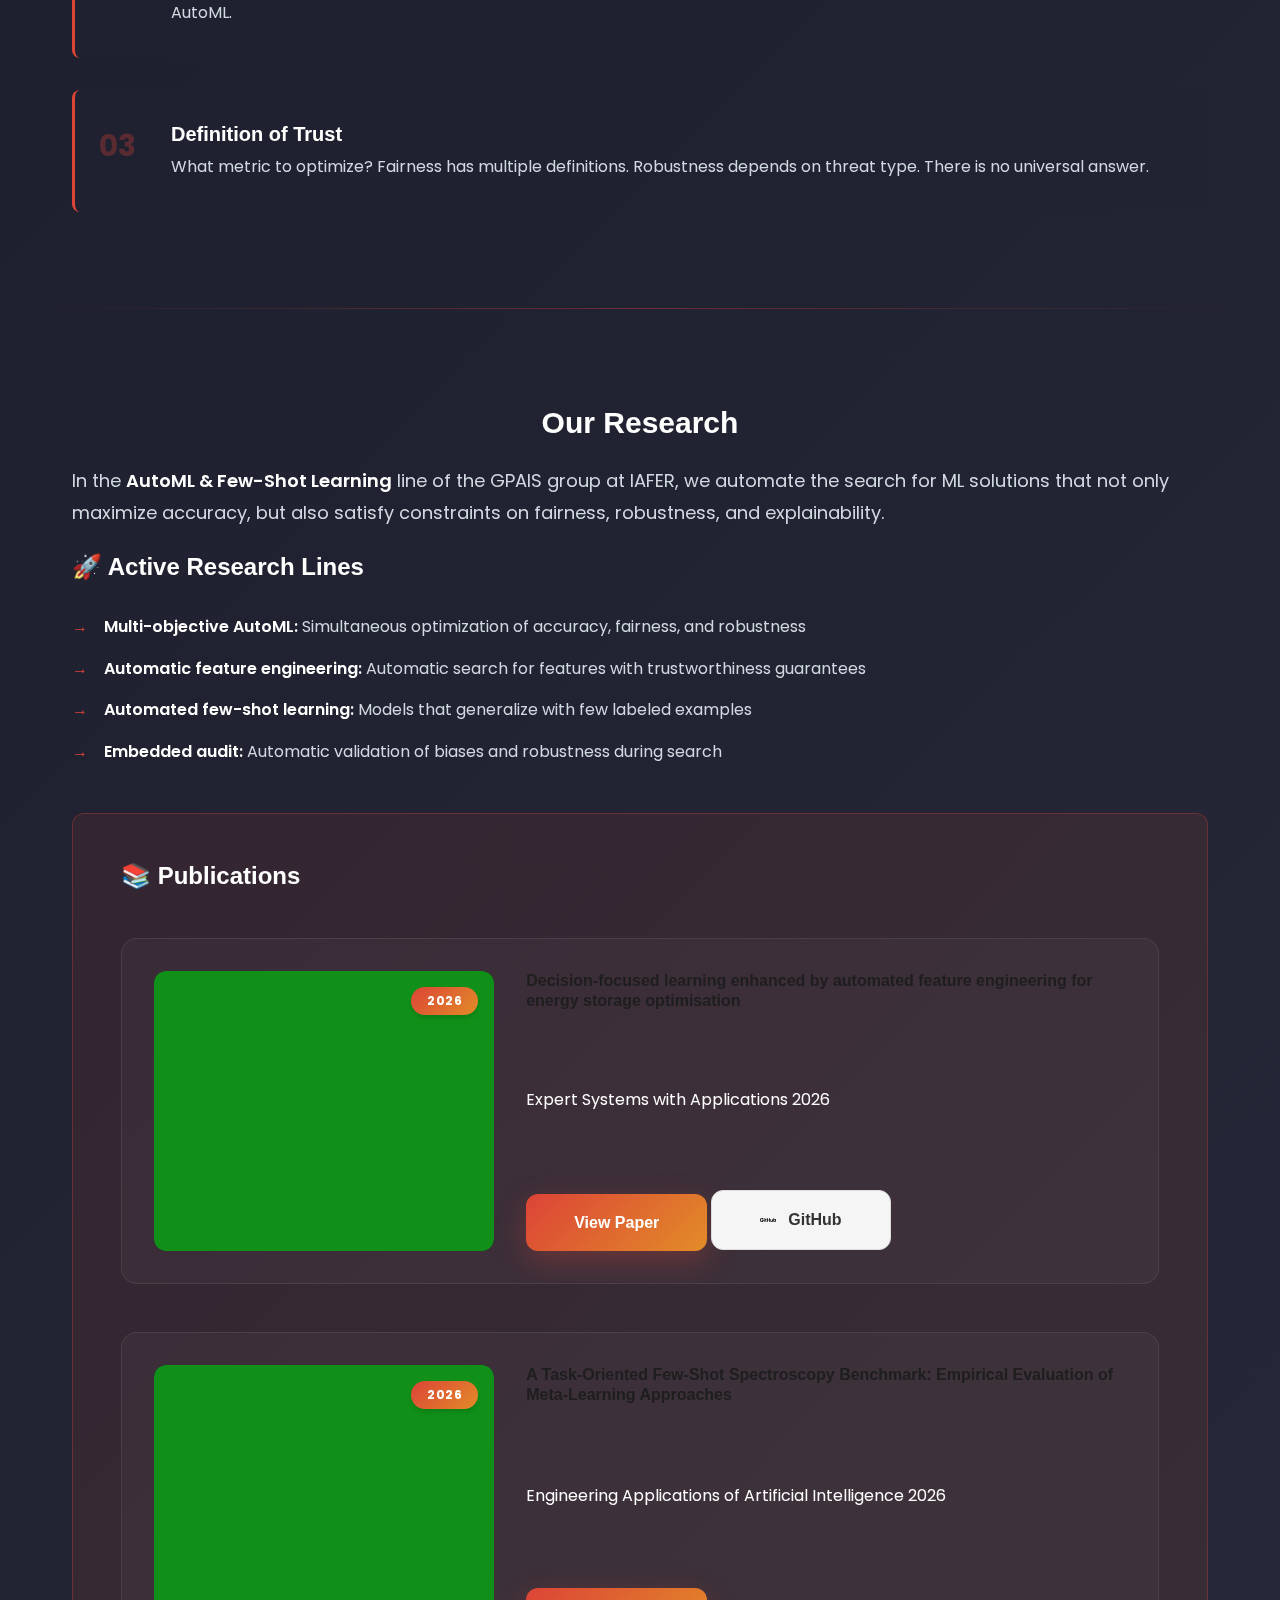
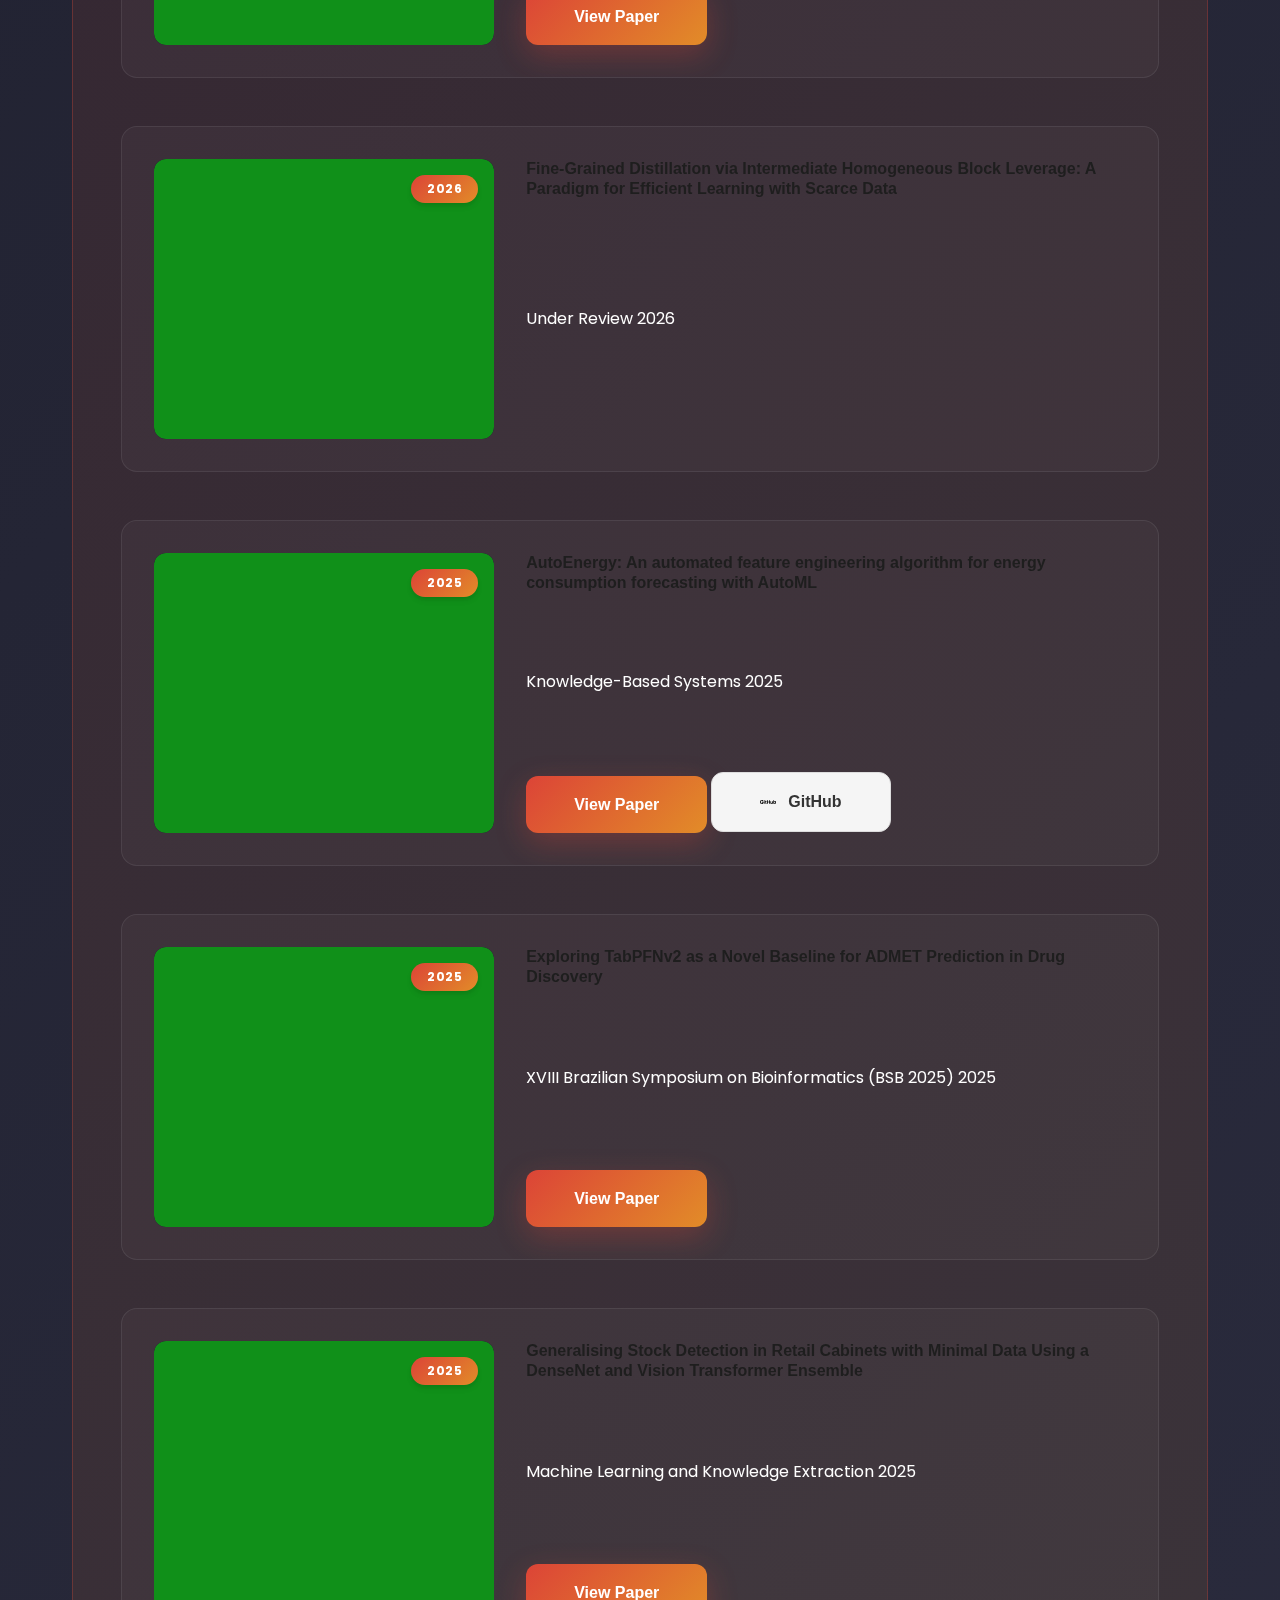
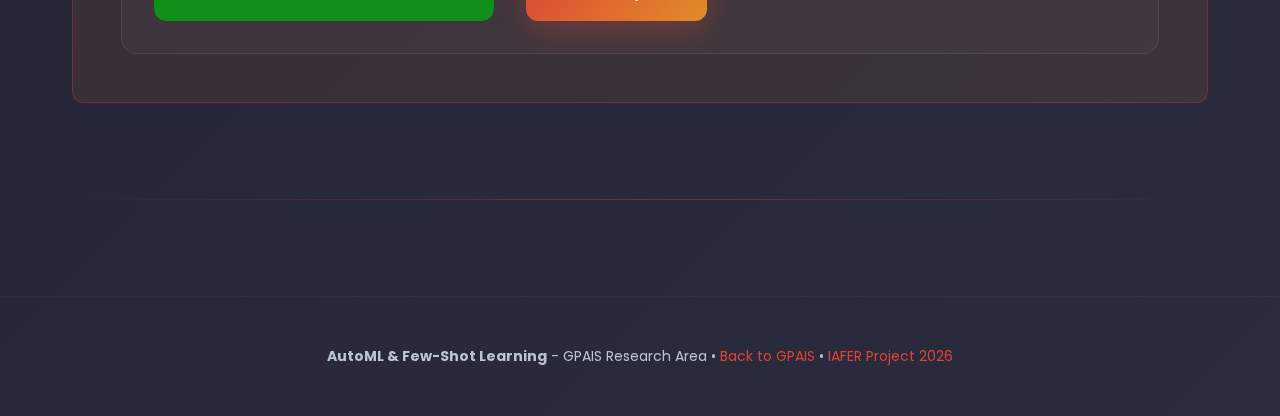
<file: gpais/automl/index.html>
<!DOCTYPE html>
<html lang="en" class="no-js">
<head>
    <meta charset="UTF-8">
    <meta name="viewport" content="width=device-width, initial-scale=1.0">
    <title>AutoML & Few-Shot Learning - GPAIS | IAFER</title>
    <meta name="description" content="Automated Machine Learning that preserves explainability, fairness, and robustness.">
    
    <!-- Fonts -->
    <link href="https://fonts.googleapis.com/css2?family=Poppins:wght@300;400;500;600;700;800&display=swap" rel="stylesheet">
    
    <!-- Styles -->
    <link rel="stylesheet" href="../../css/base.css">
    <link rel="stylesheet" href="../../css/gpais.css">
    <link rel="stylesheet" href="../../css/responsive.css">
    <link rel="stylesheet" href="../../css/navbar.css">
</head>
<body id="top">
    <!-- ==============================
         MAIN NAVBAR
    ============================== -->
    <nav class="navbar" aria-label="Main navigation">
        <div class="navbar__inner">
            <a href="../../index.html" class="navbar__brand">IAFER</a>

            <ul class="navbar__menu" id="navbar-menu">
                <!-- GPAIS -->
                <li class="navbar__item navbar__item--dropdown">
                    <a href="../../index.html" class="navbar__link">GPAIS</a>
                    <ul class="navbar__dropdown">
                        <li><a href="../contrastive-learning/">Contrastive Learning</a></li>
                        <li><a href="../self-supervised/">Self-Supervised Learning</a></li>
                        <li><a href="../zero-shot/">Zero-Shot Learning</a></li>
                        <li><a href="../automl/">AutoML & Few-Shot Learning</a></li>
                        <li><a href="../agentic-ai/">Agentic AI</a></li>
                    </ul>
                </li>

                <!-- Trustworthy -->
                <li class="navbar__item navbar__item--dropdown">
                    <a href="../trustworthy/index.html" class="navbar__link">Trustworthy</a>
                    <ul class="navbar__dropdown">
                        <li><a href="../trustworthy/explainability/index.html">Explainability (XAI)</a></li>
                        <li><a href="../trustworthy/fairness/index.html">Fairness &amp; Bias</a></li>
                        <li><a href="../trustworthy/robustness/index.html">Robustness &amp; OOD</a></li>
                        <li><a href="../trustworthy/privacy/index.html">Privacy &amp; Federated Learning</a></li>
                        <li><a href="../trustworthy/governance/index.html">Governance &amp; Regulation</a></li>
                        <li><a href="../trustworthy/critical-applications/index.html">Critical Applications</a></li>
                    </ul>
                </li>

                <!-- Results -->
                <li class="navbar__item">
                    <a href="../../papers/index.html" class="navbar__link">Results</a>
                </li>
            </ul>

            <button class="navbar__hamburger" id="navbar-toggle" aria-label="Open menu">
                <span></span>
                <span></span>
                <span></span>
            </button>
        </div>
    </nav>


    <!-- Hero Section -->
    <div class="hero-wrapper">
        <div class="hero-particles">
            <div class="particle particle-1"></div>
            <div class="particle particle-2"></div>
            <div class="particle particle-3"></div>
            <div class="particle particle-4"></div>
            <div class="particle particle-5"></div>
        </div>

        <main class="container">
            <section class="hero-card">
                <!-- Badge superior -->
                <div class="hero-badge">
                    <span aria-hidden="true">🚀</span>
                    <span>Research Focus</span>
                </div>

                <!-- Main title -->
                <h1 class="hero-title">AutoML & Few-Shot Learning</h1>
                <p class="hero-subtitle">Automated Machine Learning that preserves explainability, fairness, and robustness</p>

                <!-- Action buttons -->
                <div class="hero-actions">
                    <a href="#fundamentals" class="btn btn-primary">
                        <span>Explore content</span>
                        <span aria-hidden="true">→</span>
                    </a>
                    <a href="../../index.html" class="btn btn-secondary">
                        <span aria-hidden="true">←</span>
                        <span>Back to GPAIS</span>
                    </a>
                </div>

                <div class="hero-divider"></div>

                <!-- Introduction -->
                <section id="fundamentals" class="content-section">
                    <h2 class="section-title">What is Trustworthy AutoML?</h2>
                    <div class="content-text">
                        <p>
                            AutoML accelerates development: it selects models, optimizes hyperparameters, and performs
                            feature engineering automatically. But accelerating without care produces AI that is <em>opaque</em>,
                            <em>unfair</em>, and <em>fragile</em>.
                        </p>
                        <p>
                            Our focus: <strong>AutoML that verifies explainability throughout the pipeline,
                            detects and mitigates biases during automation, and builds robustness by design</strong>.
                            Automation without sacrificing trustworthiness.
                        </p>
                    </div>
                </section>
            </section>
        </main>
    </div>

    <!-- Section divider -->
    <div class="section-divider"></div>

    <!-- Section: Pipeline Phases -->
    <div class="container">
        <section class="content-section">
            <h2 class="section-title">AutoML Pipeline Phases</h2>
            <p class="section-intro">
                Stages where automation introduces trustworthiness risks
            </p>

            <div class="research-cards">
                <!-- Phase 1 -->
                <article class="research-card">
                    <span class="research-badge">Data</span>
                    <div class="research-icon" aria-hidden="true">📊</div>
                    <h3 class="research-card-title">Automatic Preparation</h3>
                    <p class="research-card-desc">
                        Cleaning, imputation, normalization. Risks: hidden collection bias, missing data
                        with causal meaning.
                    </p>
                    <div class="research-card-glow"></div>
                </article>

                <!-- Phase 2 -->
                <article class="research-card">
                    <span class="research-badge">Selection</span>
                    <div class="research-icon" aria-hidden="true">🔍</div>
                    <h3 class="research-card-title">Feature Engineering</h3>
                    <p class="research-card-desc">
                        Automatic variable selection and creation. Risks: proxies of protected attributes,
                        non-interpretable features.
                    </p>
                    <div class="research-card-glow"></div>
                </article>

                <!-- Phase 3 -->
                <article class="research-card">
                    <span class="research-badge">Model</span>
                    <div class="research-icon" aria-hidden="true">🧠</div>
                    <h3 class="research-card-title">Neural Architecture Search</h3>
                    <p class="research-card-desc">
                        Automatic architecture selection and optimization. Risks: insufficiently
                        explained complexity, non-verifiable models.
                    </p>
                    <div class="research-card-glow"></div>
                </article>

                <!-- Phase 4 -->
                <article class="research-card">
                    <span class="research-badge">Validation</span>
                    <div class="research-icon" aria-hidden="true">✅</div>
                    <h3 class="research-card-title">Automated Evaluation</h3>
                    <p class="research-card-desc">
                        Automatic performance metrics. Risks: only optimizes accuracy, ignores fairness
                        and robustness.
                    </p>
                    <div class="research-card-glow"></div>
                </article>
            </div>
        </section>
    </div>

    <!-- Section divider -->
    <div class="section-divider"></div>

    <!-- Section: Trustworthiness Mechanisms -->
    <div class="container">
        <section class="content-section">
            <h2 class="section-title">Trustworthiness Mechanisms in AutoML</h2>
            <p class="section-intro">
                How to preserve human values during automation
            </p>
            <div class="content-grid">
                <!-- Mechanism 1 -->
                <article class="info-card">
                    <h3 class="info-card-title">
                        <span class="info-card-icon" aria-hidden="true">🔐</span>
                        Model Constraints
                    </h3>
                    <p class="info-card-text">
                        Limit AutoML to interpretable models (decision trees, linear). Known accuracy
                        vs. explainability trade-off.
                    </p>
                </article>

                <!-- Mechanism 2 -->
                <article class="info-card">
                    <h3 class="info-card-title">
                        <span class="info-card-icon" aria-hidden="true">⚖️</span>
                        Multi-Objective Optimization
                    </h3>
                    <p class="info-card-text">
                        Simultaneously optimize accuracy, fairness, and robustness. Pareto frontiers of
                        trustworthy models.
                    </p>
                </article>

                <!-- Mechanism 3 -->
                <article class="info-card">
                    <h3 class="info-card-title">
                        <span class="info-card-icon" aria-hidden="true">🛡️</span>
                        Embedded Audit
                    </h3>
                    <p class="info-card-text">
                        AutoML pipeline that automatically validates trust attributes. Bias detection
                        during search.
                    </p>
                </article>
            </div>
        </section>
    </div>

    <!-- Section divider -->
    <div class="section-divider"></div>

    <!-- Section: Challenges -->
    <div class="container">
        <section class="content-section">
            <h2 class="section-title">Challenges in Trustworthy AutoML</h2>
            <p class="section-intro">
                Tensions between automation and trustworthiness
            </p>

            <div class="challenge-list">
                <div class="challenge-item">
                    <span class="challenge-number">01</span>
                    <h3 class="challenge-title">Accuracy-Interpretability Trade-off</h3>
                    <p class="challenge-desc">
                        Simple models are interpretable but less accurate. Complex models are
                        more accurate but opaque. Non-trivial balance.
                    </p>
                </div>

                <div class="challenge-item">
                    <span class="challenge-number">02</span>
                    <h3 class="challenge-title">Computational Scale</h3>
                    <p class="challenge-desc">
                        Searching for trustworthy models requires extended exploration. Substantial
                        computational cost compared to unconstrained AutoML.
                    </p>
                </div>

                <div class="challenge-item">
                    <span class="challenge-number">03</span>
                    <h3 class="challenge-title">Definition of Trust</h3>
                    <p class="challenge-desc">
                        What metric to optimize? Fairness has multiple definitions. Robustness depends
                        on threat type. There is no universal answer.
                    </p>
                </div>
            </div>
        </section>
    </div>

    <!-- Section divider -->
    <div class="section-divider"></div>

    <!-- Our Research -->
    <div class="container">
        <section class="content-section">
            <h2 class="section-title">Our Research</h2>
            <div class="content-text">
                <p>
                    In the <strong class="text-highlight">AutoML & Few-Shot Learning</strong> line of the GPAIS group at IAFER,
                    we automate the search for ML solutions that not only maximize accuracy,
                    but also satisfy constraints on fairness, robustness, and explainability.
                </p>
                <h3 class="highlight-title">🚀 Active Research Lines</h3>
                <ul class="feature-list">
                    <li><strong>Multi-objective AutoML:</strong> Simultaneous optimization of accuracy, fairness, and robustness</li>
                    <li><strong>Automatic feature engineering:</strong> Automatic search for features with trustworthiness guarantees</li>
                    <li><strong>Automated few-shot learning:</strong> Models that generalize with few labeled examples</li>
                    <li><strong>Embedded audit:</strong> Automatic validation of biases and robustness during search</li>
                </ul>
            </div>
            <div class="highlight-box">
                <h3 class="highlight-title">📚 Publications</h3>
                <div class="publications-container" id="research-line-papers" data-research-line="AutoML & Few-Shot Learning">
                    <p class="loading-message">Loading publications...</p>
                </div>
            </div>
        </section>
    </div>

    <!-- Section divider -->
    <div class="section-divider"></div>

    <!-- Footer minimalista -->
    <footer class="footer">
        <div class="container">
            <p class="footer-text">
                <strong>AutoML & Few-Shot Learning</strong> - GPAIS Research Area
                <span aria-hidden="true">•</span>
                <a href="../../index.html" class="footer-link">Back to GPAIS</a>
                <span aria-hidden="true">•</span>
                <a href="../../index.html" class="footer-link">IAFER Project 2026</a>
            </p>
        </div>
    </footer>

    <script src="../../js/base.js"></script>
</body>
</html>
    <!-- Scripts Inline v1 -->
    <script>
    (function() {
      'use strict';
      class ResearchLinePaperLoader {
        constructor(containerId, researchLine) {
          this.container = document.getElementById(containerId);
          this.researchLine = researchLine;
          this.papers = [];
        }
        async loadPapers() {
          try {
            const response = await fetch('../../../data/papers.json?v=3');
            if (!response.ok) throw new Error('Could not load papers.json');
            const data = await response.json();
            this.papers = data.papers || [];
            let filteredPapers;
            if (this.researchLine === 'Critical Applications') {
              filteredPapers = this.papers.filter(p =>
                (p.tags || []).includes('Critical Applications (Healthcare)') ||
                (p.tags || []).includes('Critical Applications (Environment)')
              );
            } else if (this.researchLine === 'Agentic AI') {
              filteredPapers = this.papers.filter(p => (p.tags || []).includes('Generative AI'));
            } else {
              filteredPapers = this.papers.filter(p => (p.tags || []).includes(this.researchLine));
            }
            this.renderPapers(filteredPapers);
          } catch (error) {
            this.container.innerHTML = '<p class="error-message">Unable to load publications.</p>';
          }
        }
        renderPapers(papers) {
          if (papers.length === 0) {
            this.container.innerHTML = '<div class="empty-state"><p>No publications available.</p></div>';
            return;
          }
          const html = papers.map(paper => this.generatePaperCard(paper)).join('');
          this.container.innerHTML = html;
        }
        generatePaperCard(paper) {
          const year = paper.year || 'N/A';
          const venue = paper.venue || '';
          const paperUrl = paper.paper_url || '#';
          const title = paper.title || 'Untitled';
          const imagePath = paper.image || '';
          const githubUrl = paper.github_url;
          const hasGithub = githubUrl && githubUrl.trim() !== '';
          return `<article class="publication-card">
            <div class="publication-image-wrapper">
              <img src="../../../${imagePath}" alt="${title}" class="publication-image" onerror="this.src='../../../images/placeholder.png'">
              <span class="publication-badge">${year}</span>
            </div>
            <div class="publication-content">
              <h4 class="publication-title">${title}</h4>
              <p class="publication-venue-info">${venue ? `<span class="venue">${venue}</span>` : ''} <span class="year">${year}</span></p>
              <div class="publication-actions">
                ${paperUrl !== '#' ? `<a href="${paperUrl}" target="_blank" class="btn btn-small btn-primary">View Paper</a>` : ''}
                ${hasGithub ? `<a href="${githubUrl}" target="_blank" class="btn btn-small btn-secondary" style="background:#f5f5f5;color:#333;border-color:#ddd;"><img src="../../../images/github-logo.svg" alt="GitHub" style="width:16px;height:16px;vertical-align:middle;margin-right:4px;">GitHub</a>` : ''}
              </div>
            </div>
          </article>`;
        }
      }
      function init() {
        document.querySelectorAll('[data-research-line]').forEach(container => {
          new ResearchLinePaperLoader(container.id, container.getAttribute('data-research-line')).loadPapers();
        });
      }
      if (document.readyState === 'loading') {
        document.addEventListener('DOMContentLoaded', init);
      } else {
        init();
      }
    })();
    </script>
    <script src="../../js/base.js"></script>
</body>
</html>
</file>
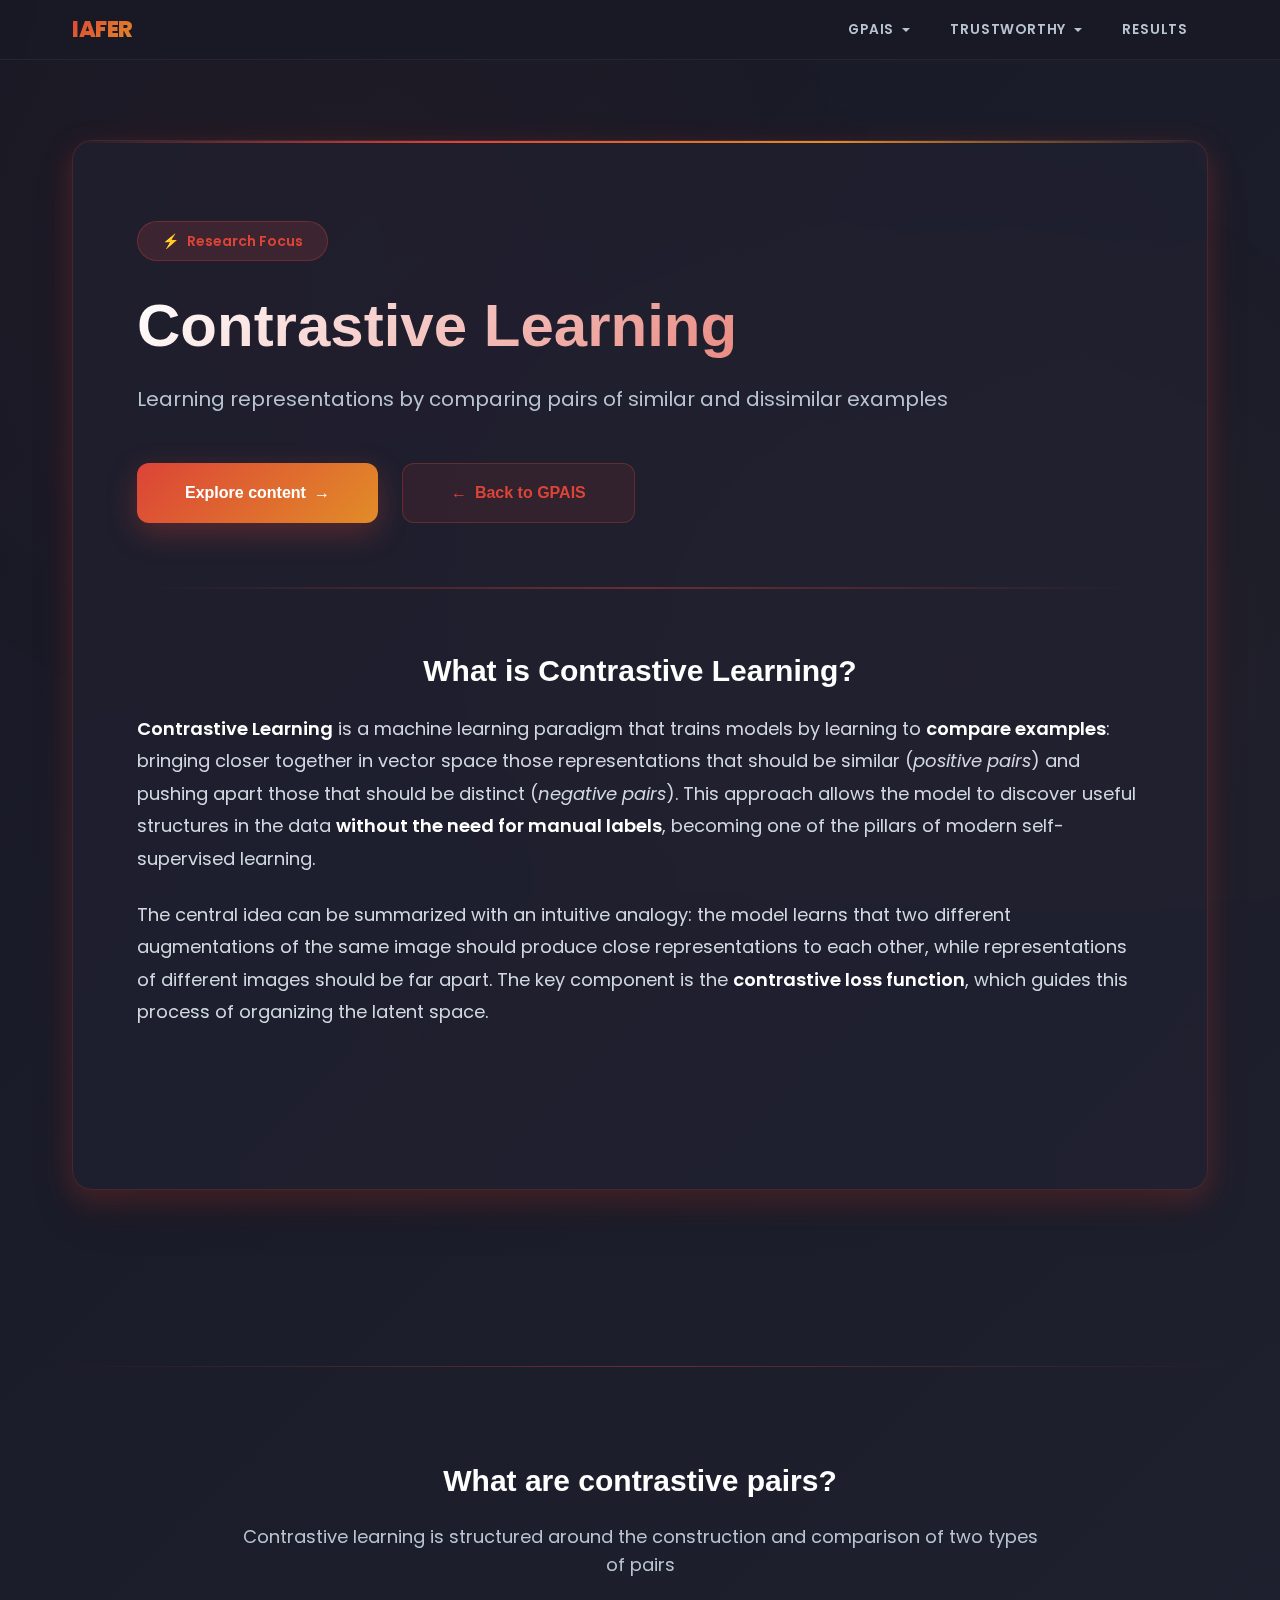
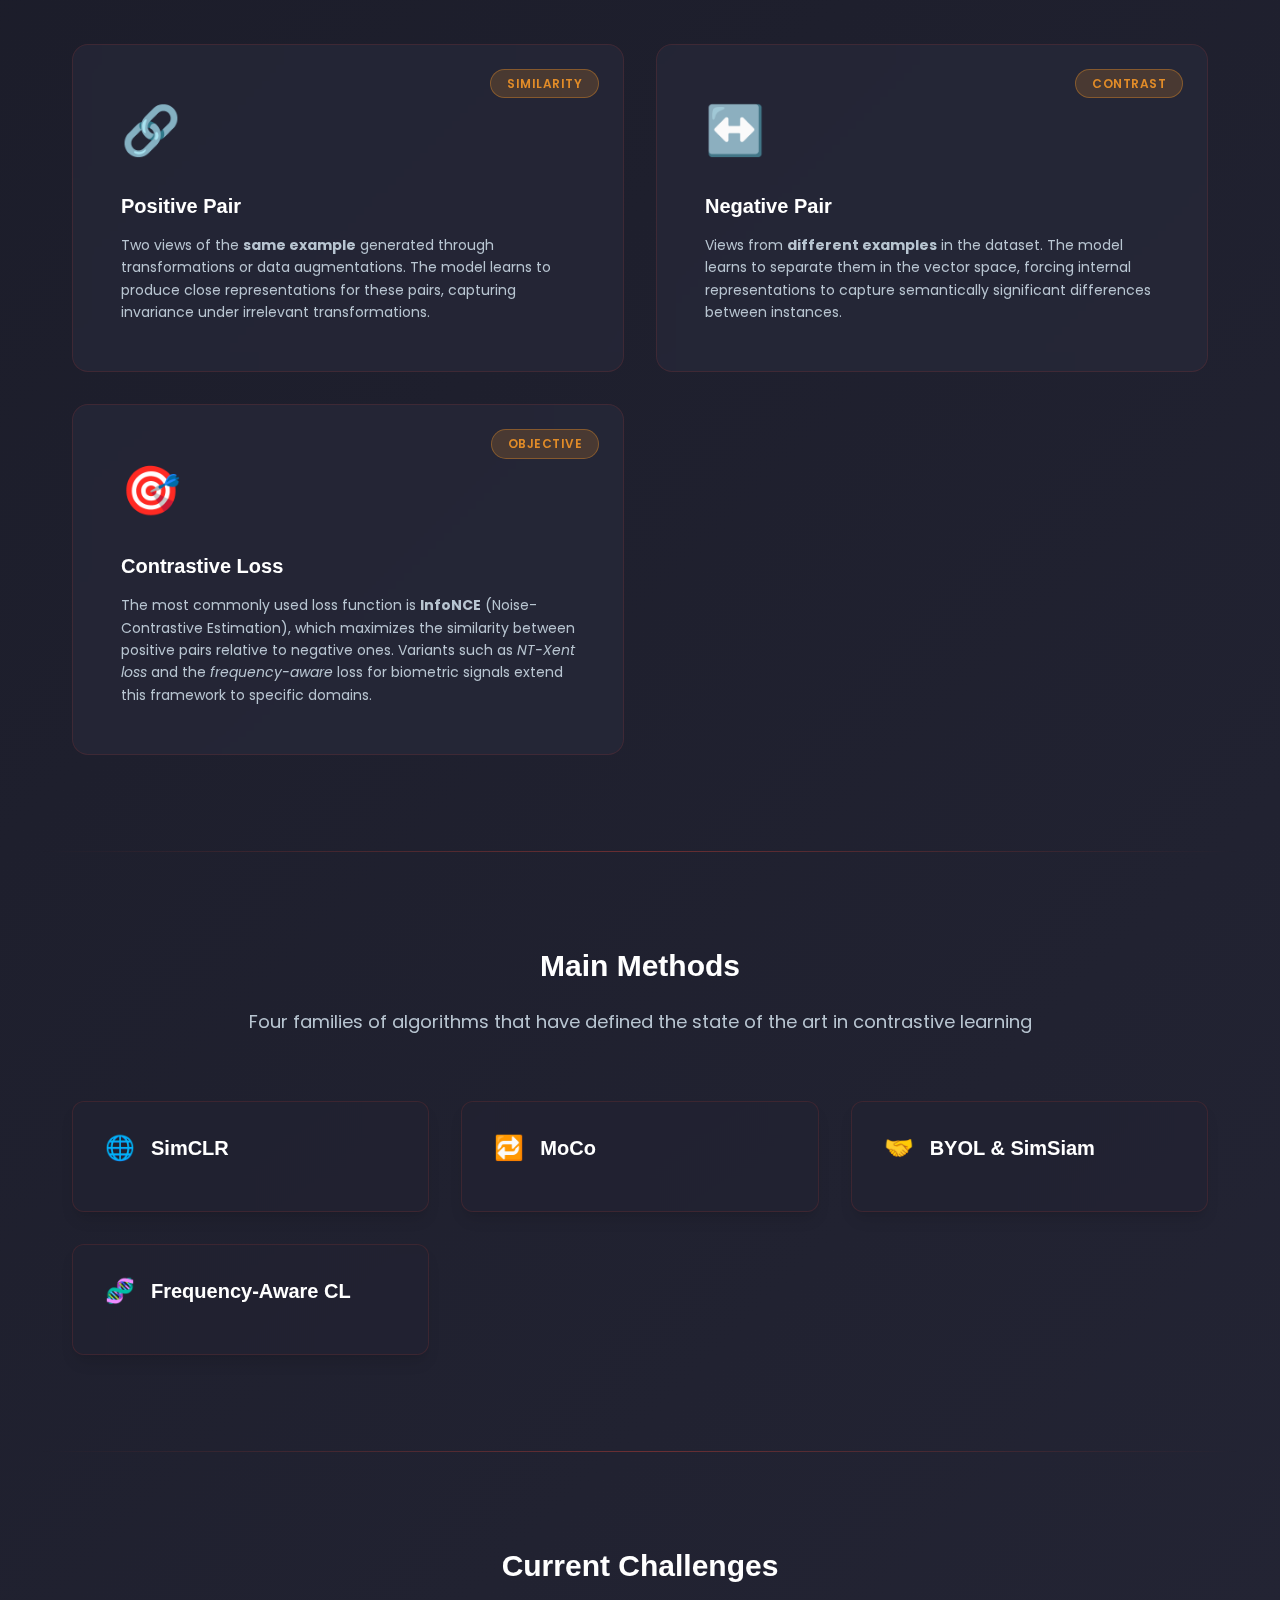
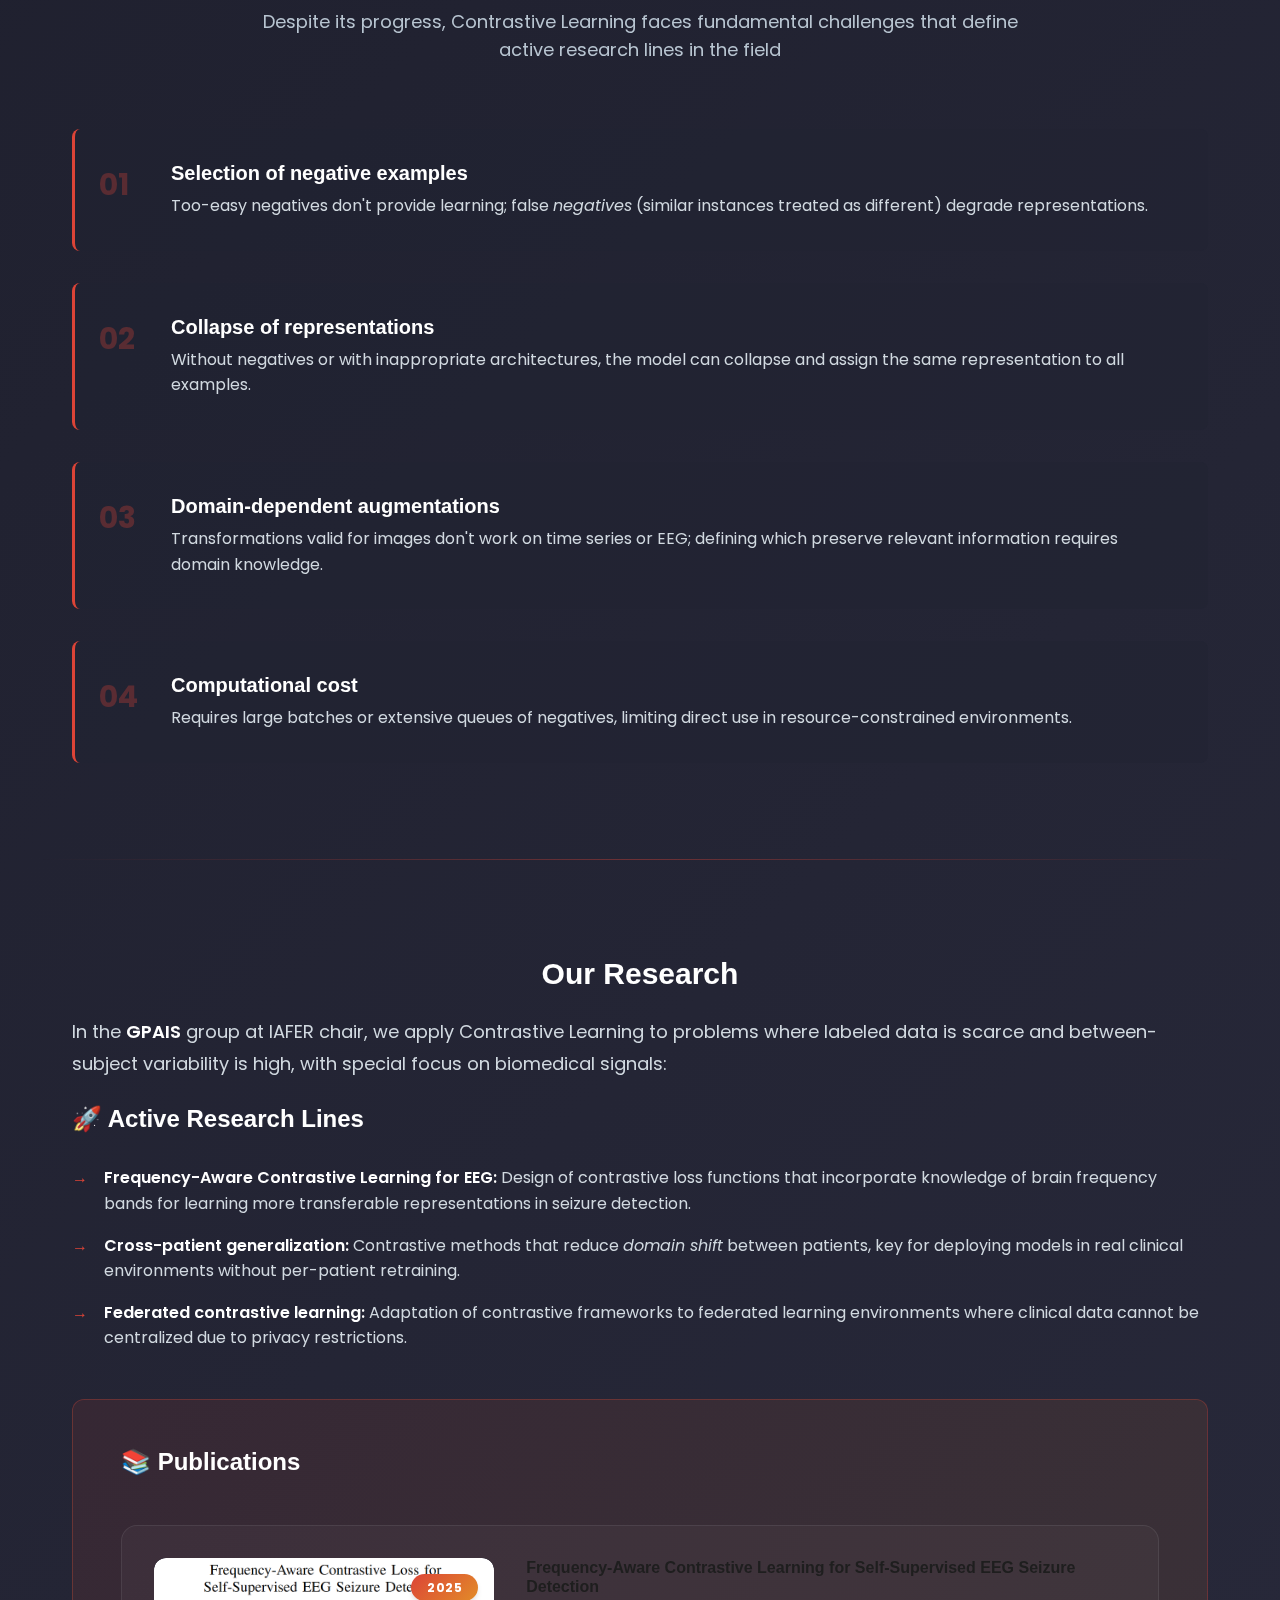
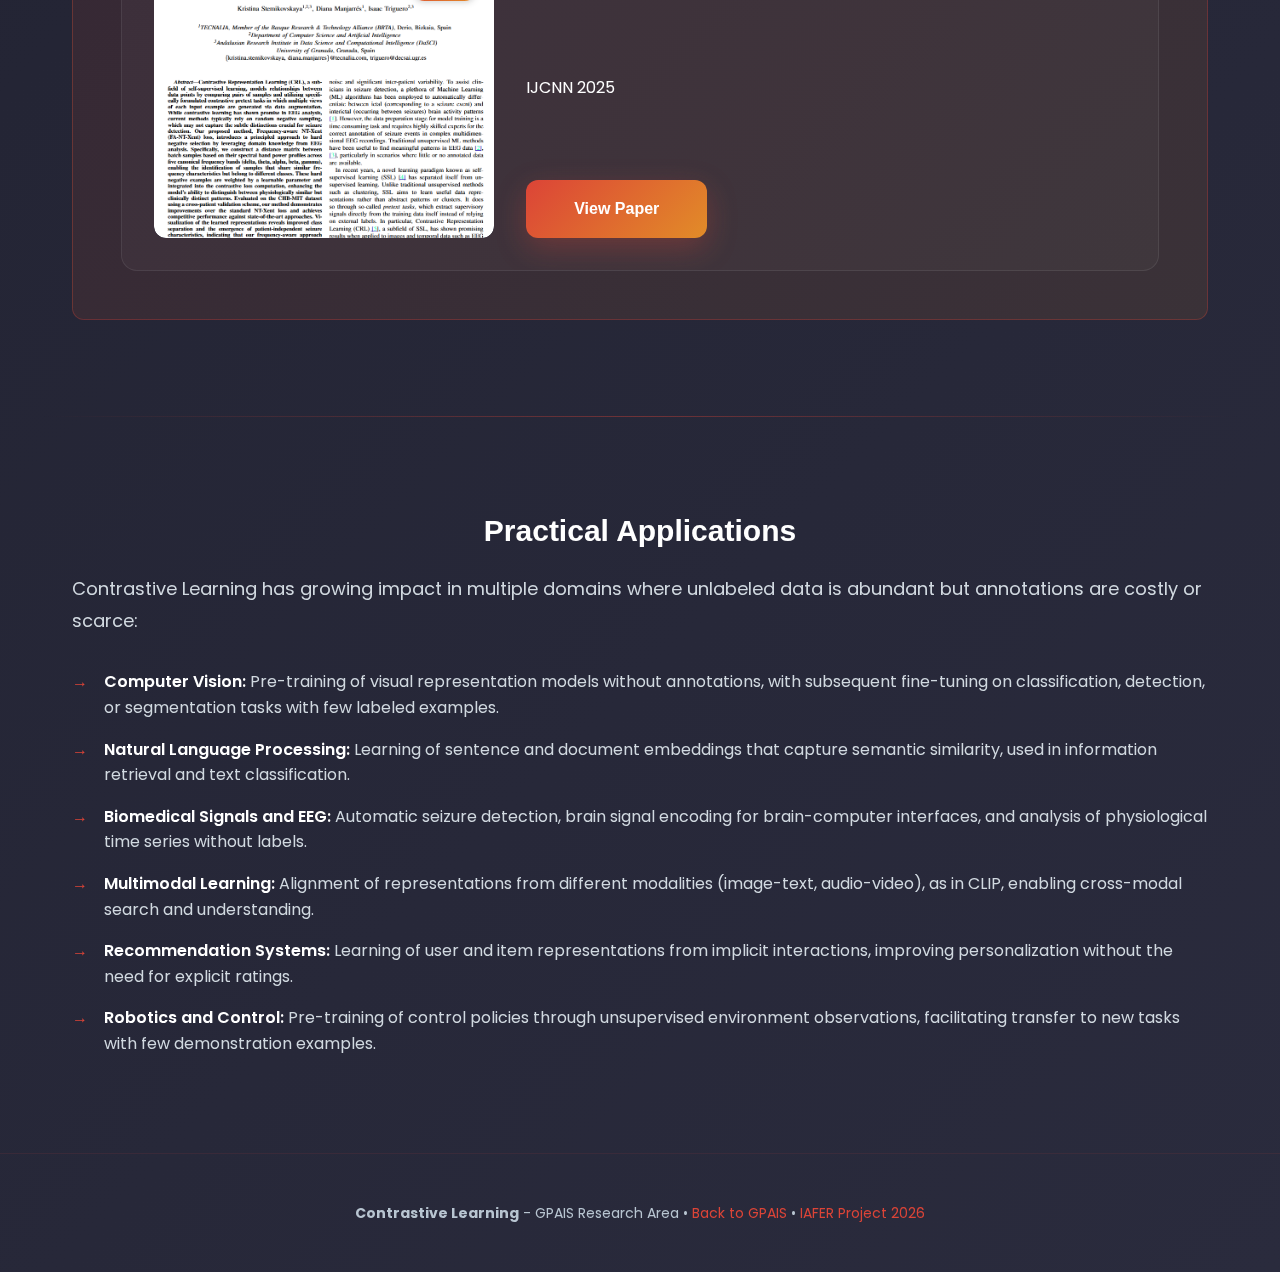
<file: gpais/contrastive-learning/index.html>
<!DOCTYPE html>
<html lang="en" class="no-js">
<head>
    <meta charset="UTF-8">
    <meta name="viewport" content="width=device-width, initial-scale=1.0">
    <title>Contrastive Learning - GPAIS | IAFER</title>
    <meta name="description" content="Learn about Contrastive Learning: learning representations by comparing pairs of similar and dissimilar examples">

    <!-- Fonts -->
    <link href="https://fonts.googleapis.com/css2?family=Poppins:wght@300;400;500;600;700;800&display=swap" rel="stylesheet">

    <!-- Styles -->
    <link rel="stylesheet" href="../../css/base.css">
    <link rel="stylesheet" href="../../css/gpais.css">
    <link rel="stylesheet" href="../../css/navbar.css">
</head>
<body id="top">
    <!-- ==============================
         MAIN NAVBAR
    ============================== -->
    <nav class="navbar" aria-label="Main navigation">
        <div class="navbar__inner">
            <a href="../../index.html" class="navbar__brand">IAFER</a>

            <ul class="navbar__menu" id="navbar-menu">
                <!-- GPAIS -->
                <li class="navbar__item navbar__item--dropdown">
                    <a href="../../index.html" class="navbar__link">GPAIS</a>
                    <ul class="navbar__dropdown">
                        <li><a href="../contrastive-learning/index.html">Contrastive Learning</a></li>
                        <li><a href="../self-supervised/index.html">Self-Supervised Learning</a></li>
                        <li><a href="../zero-shot/index.html">Zero-Shot Learning</a></li>
                        <li><a href="../automl/index.html">AutoML & Few-Shot Learning</a></li>
                        <li><a href="../agentic-ai/index.html">Agentic AI</a></li>
                    </ul>
                </li>

                <!-- Trustworthy -->
                <li class="navbar__item navbar__item--dropdown">
                    <a href="../../trustworthy/index.html" class="navbar__link">Trustworthy</a>
                    <ul class="navbar__dropdown">
                        <li><a href="../../trustworthy/explainability/index.html">Explainability (XAI)</a></li>
                        <li><a href="../../trustworthy/fairness/index.html">Fairness &amp; Bias</a></li>
                        <li><a href="../../trustworthy/robustness/index.html">Robustness &amp; OOD</a></li>
                        <li><a href="../../trustworthy/privacy/index.html">Privacy &amp; Federated Learning</a></li>
                        <li><a href="../../trustworthy/governance/index.html">Governance &amp; Regulation</a></li>
                        <li><a href="../../trustworthy/critical-applications/index.html">Critical Applications</a></li>
                    </ul>
                </li>

                <!-- Results -->
                <li class="navbar__item">
                    <a href="../../papers/index.html" class="navbar__link">Results</a>
                </li>
            </ul>

            <button class="navbar__hamburger" id="navbar-toggle" aria-label="Open menu">
                <span></span>
                <span></span>
                <span></span>
            </button>
        </div>
    </nav>




    <!-- Hero Section -->
    <div class="hero-wrapper">
        <div class="hero-particles">
            <div class="particle particle-1"></div>
            <div class="particle particle-2"></div>
            <div class="particle particle-3"></div>
            <div class="particle particle-4"></div>
            <div class="particle particle-5"></div>
        </div>

        <main class="container">
            <section class="hero-card">
                <!-- Badge superior -->
                <div class="hero-badge">
                    <span aria-hidden="true">⚡</span>
                    <span>Research Focus</span>
                </div>

                <!-- Título principal -->
                <h1 class="hero-title">Contrastive Learning</h1>
                <p class="hero-subtitle">Learning representations by comparing pairs of similar and dissimilar examples</p>

                <!-- Action buttons -->
                <div class="hero-actions">
                    <a href="#fundamentos" class="btn btn-primary">
                        <span>Explore content</span>
                        <span aria-hidden="true">→</span>
                    </a>
                    <a href="../../index.html" class="btn btn-secondary">
                        <span aria-hidden="true">←</span>
                        <span>Back to GPAIS</span>
                    </a>
                </div>

                <div class="hero-divider"></div>

                <!-- Introducción -->
                <section id="fundamentos" class="content-section">
                    <h2 class="section-title">What is Contrastive Learning?</h2>
                    <div class="content-text">
                        <p>
                            <strong class="text-highlight">Contrastive Learning</strong> is a machine
                            learning paradigm that trains models by learning to <strong>compare examples</strong>: bringing
                            closer together in vector space those representations that should be similar
                            (<em>positive pairs</em>) and pushing apart those that should be distinct (<em>negative pairs</em>).
                            This approach allows the model to discover useful structures in the data
                            <strong>without the need for manual labels</strong>, becoming one of
                            the pillars of modern self-supervised learning.
                        </p>
                        <p>
                            The central idea can be summarized with an intuitive analogy: the model learns
                            that two different augmentations of the same image should produce close representations
                            to each other, while representations of different images should
                            be far apart. The key component is the <strong>contrastive loss function</strong>,
                            which guides this process of organizing the latent space.
                        </p>
                    </div>
                </section>

            </section>
        </main>
    </div>

<!-- Divider section -->
    <div class="section-divider"></div>

    <!-- Section: Types of pairs -->
    <div class="container">
        <section class="content-section">
            <h2 class="section-title">What are contrastive pairs?</h2>
            <p class="section-intro">
                Contrastive learning is structured around the construction and comparison of two types of pairs
            </p>

            <div class="research-cards">
                <!-- Par positivo -->
                <article class="research-card">
                    <span class="research-badge">Similarity</span>
                    <div class="research-icon" aria-hidden="true">🔗</div>
                    <h3 class="research-card-title">Positive Pair</h3>
                    <p class="research-card-desc">
                        Two views of the <strong>same example</strong> generated through transformations
                        or data augmentations. The model learns to produce close representations
                        for these pairs, capturing invariance under irrelevant transformations.
                    </p>
                    <div class="research-card-glow"></div>
                </article>

                <!-- Par negativo -->
                <article class="research-card">
                    <span class="research-badge">Contrast</span>
                    <div class="research-icon" aria-hidden="true">↔️</div>
                    <h3 class="research-card-title">Negative Pair</h3>
                    <p class="research-card-desc">
                        Views from <strong>different examples</strong> in the dataset.
                        The model learns to separate them in the vector space, forcing
                        internal representations to capture semantically significant differences
                        between instances.
                    </p>
                    <div class="research-card-glow"></div>
                </article>

                <!-- Loss Function -->
                <article class="research-card">
                    <span class="research-badge">Objective</span>
                    <div class="research-icon" aria-hidden="true">🎯</div>
                    <h3 class="research-card-title">Contrastive Loss</h3>
                    <p class="research-card-desc">
                        The most commonly used loss function is <strong>InfoNCE</strong> (Noise-Contrastive
                        Estimation), which maximizes the similarity between positive pairs relative to negative ones.
                        Variants such as <em>NT-Xent loss</em>
                        and the <em>frequency-aware</em> loss for biometric signals extend this
                        framework to specific domains.
                    </p>
                    <div class="research-card-glow"></div>
                </article>
            </div>
        </section>
    </div>

    <!-- Divider section -->
    <div class="section-divider"></div>

    <!-- Section: Main methods -->
    <div class="container">
        <section class="content-section">
            <h2 class="section-title">Main Methods</h2>
            <p class="section-intro">
                Four families of algorithms that have defined the state of the art in contrastive learning
            </p>
            <div class="content-grid">

                <article class="info-card">
                    <h3 class="info-card-title">
                        <span class="info-card-icon" aria-hidden="true">🌐</span>
                        SimCLR
                    </h3>
                </article>

                <article class="info-card">
                    <h3 class="info-card-title">
                        <span class="info-card-icon" aria-hidden="true">🔁</span>
                        MoCo
                    </h3>
                </article>

                <article class="info-card">
                    <h3 class="info-card-title">
                        <span class="info-card-icon" aria-hidden="true">🤝</span>
                        BYOL &amp; SimSiam
                    </h3>
                </article>

                <article class="info-card">
                    <h3 class="info-card-title">
                        <span class="info-card-icon" aria-hidden="true">🧬</span>
                        Frequency-Aware CL
                    </h3>
                </article>

            </div>
        </section>
    </div>

    <!-- Divider section -->
    <div class="section-divider"></div>

    <!-- Section: Challenges -->
    <div class="container">
        <section class="content-section">
            <h2 class="section-title">Current Challenges</h2>
            <p class="section-intro">
                Despite its progress, Contrastive Learning faces fundamental challenges
                that define active research lines in the field
            </p>

            <div class="challenge-list">

                <div class="challenge-item">
                    <span class="challenge-number">01</span>
                    <h3 class="challenge-title">Selection of negative examples</h3>
                    <p class="challenge-desc">
                        Too-easy negatives don't provide learning; false <em>negatives</em>
                        (similar instances treated as different) degrade representations.
                    </p>
                </div>

                <div class="challenge-item">
                    <span class="challenge-number">02</span>
                    <h3 class="challenge-title">Collapse of representations</h3>
                    <p class="challenge-desc">
                        Without negatives or with inappropriate architectures, the model can collapse and assign
                        the same representation to all examples.
                    </p>
                </div>

                <div class="challenge-item">
                    <span class="challenge-number">03</span>
                    <h3 class="challenge-title">Domain-dependent augmentations</h3>
                    <p class="challenge-desc">
                        Transformations valid for images don't work on time series or EEG; defining which
                        preserve relevant information requires domain knowledge.
                    </p>
                </div>

                <div class="challenge-item">
                    <span class="challenge-number">04</span>
                    <h3 class="challenge-title">Computational cost</h3>
                    <p class="challenge-desc">
                        Requires large batches or extensive queues of negatives, limiting direct use
                        in resource-constrained environments.
                    </p>
                </div>

            </div>
        </section>
    </div>

    <!-- Divider section -->
    <div class="section-divider"></div>

    <!-- Section: Our Research -->
    <div class="container">
        <section class="content-section">
            <h2 class="section-title">Our Research</h2>
            <div class="content-text">
                <p>
                    In the <strong class="text-highlight">GPAIS</strong> group at IAFER chair,
                    we apply Contrastive Learning to problems where labeled data is scarce
                    and between-subject variability is high, with special focus on biomedical signals:
                </p>
                <h3 class="highlight-title">🚀 Active Research Lines</h3>
                <ul class="feature-list">
                    <li><strong>Frequency-Aware Contrastive Learning for EEG:</strong> Design of contrastive loss functions that incorporate knowledge of brain frequency bands for learning more transferable representations in seizure detection.</li>
                    <li><strong>Cross-patient generalization:</strong> Contrastive methods that reduce <em>domain shift</em> between patients, key for deploying models in real clinical environments without per-patient retraining.</li>
                    <li><strong>Federated contrastive learning:</strong> Adaptation of contrastive frameworks to federated learning environments where clinical data cannot be centralized due to privacy restrictions.</li>
                </ul>
            </div>

            <div class="highlight-box">
                <h3 class="highlight-title">📚 Publications</h3>
                <div class="publications-container" id="research-line-papers" data-research-line="Contrastive Learning">
                    <p class="loading-message">Loading publications...</p>
                </div>
            </div>
        </section>
    </div>

    <!-- Divider section -->
    <div class="section-divider"></div>

    <!-- Section: Practical Applications -->
    <div class="container">
        <section class="content-section">
            <h2 class="section-title">Practical Applications</h2>
            <div class="content-text">
                <p>
                    Contrastive Learning has growing impact in multiple domains
                    where unlabeled data is abundant but annotations are costly or scarce:
                </p>

                <ul class="feature-list">
                    <li><strong>Computer Vision:</strong> Pre-training of visual representation models without annotations, with subsequent fine-tuning on classification, detection, or segmentation tasks with few labeled examples.</li>
                    <li><strong>Natural Language Processing:</strong> Learning of sentence and document embeddings that capture semantic similarity, used in information retrieval and text classification.</li>
                    <li><strong>Biomedical Signals and EEG:</strong> Automatic seizure detection, brain signal encoding for brain-computer interfaces, and analysis of physiological time series without labels.</li>
                    <li><strong>Multimodal Learning:</strong> Alignment of representations from different modalities (image-text, audio-video), as in CLIP, enabling cross-modal search and understanding.</li>
                    <li><strong>Recommendation Systems:</strong> Learning of user and item representations from implicit interactions, improving personalization without the need for explicit ratings.</li>
                    <li><strong>Robotics and Control:</strong> Pre-training of control policies through unsupervised environment observations, facilitating transfer to new tasks with few demonstration examples.</li>
                </ul>
            </div>
        </section>
    </div>

    <!-- Footer -->
    <footer class="footer">
        <div class="container">
            <p class="footer-text">
                <strong>Contrastive Learning</strong> - GPAIS Research Area
                <span aria-hidden="true">•</span>
                <a href="../../index.html" class="footer-link">Back to GPAIS</a>
                <span aria-hidden="true">•</span>
                <a href="../../index.html" class="footer-link">IAFER Project 2026</a>
            </p>
        </div>
    </footer>


    <!-- Scripts -->
    <script src="../../js/pub-loader.js?v=3"></script>
    <script src="../../js/base.js"></script>
</body>
</html>
</file>
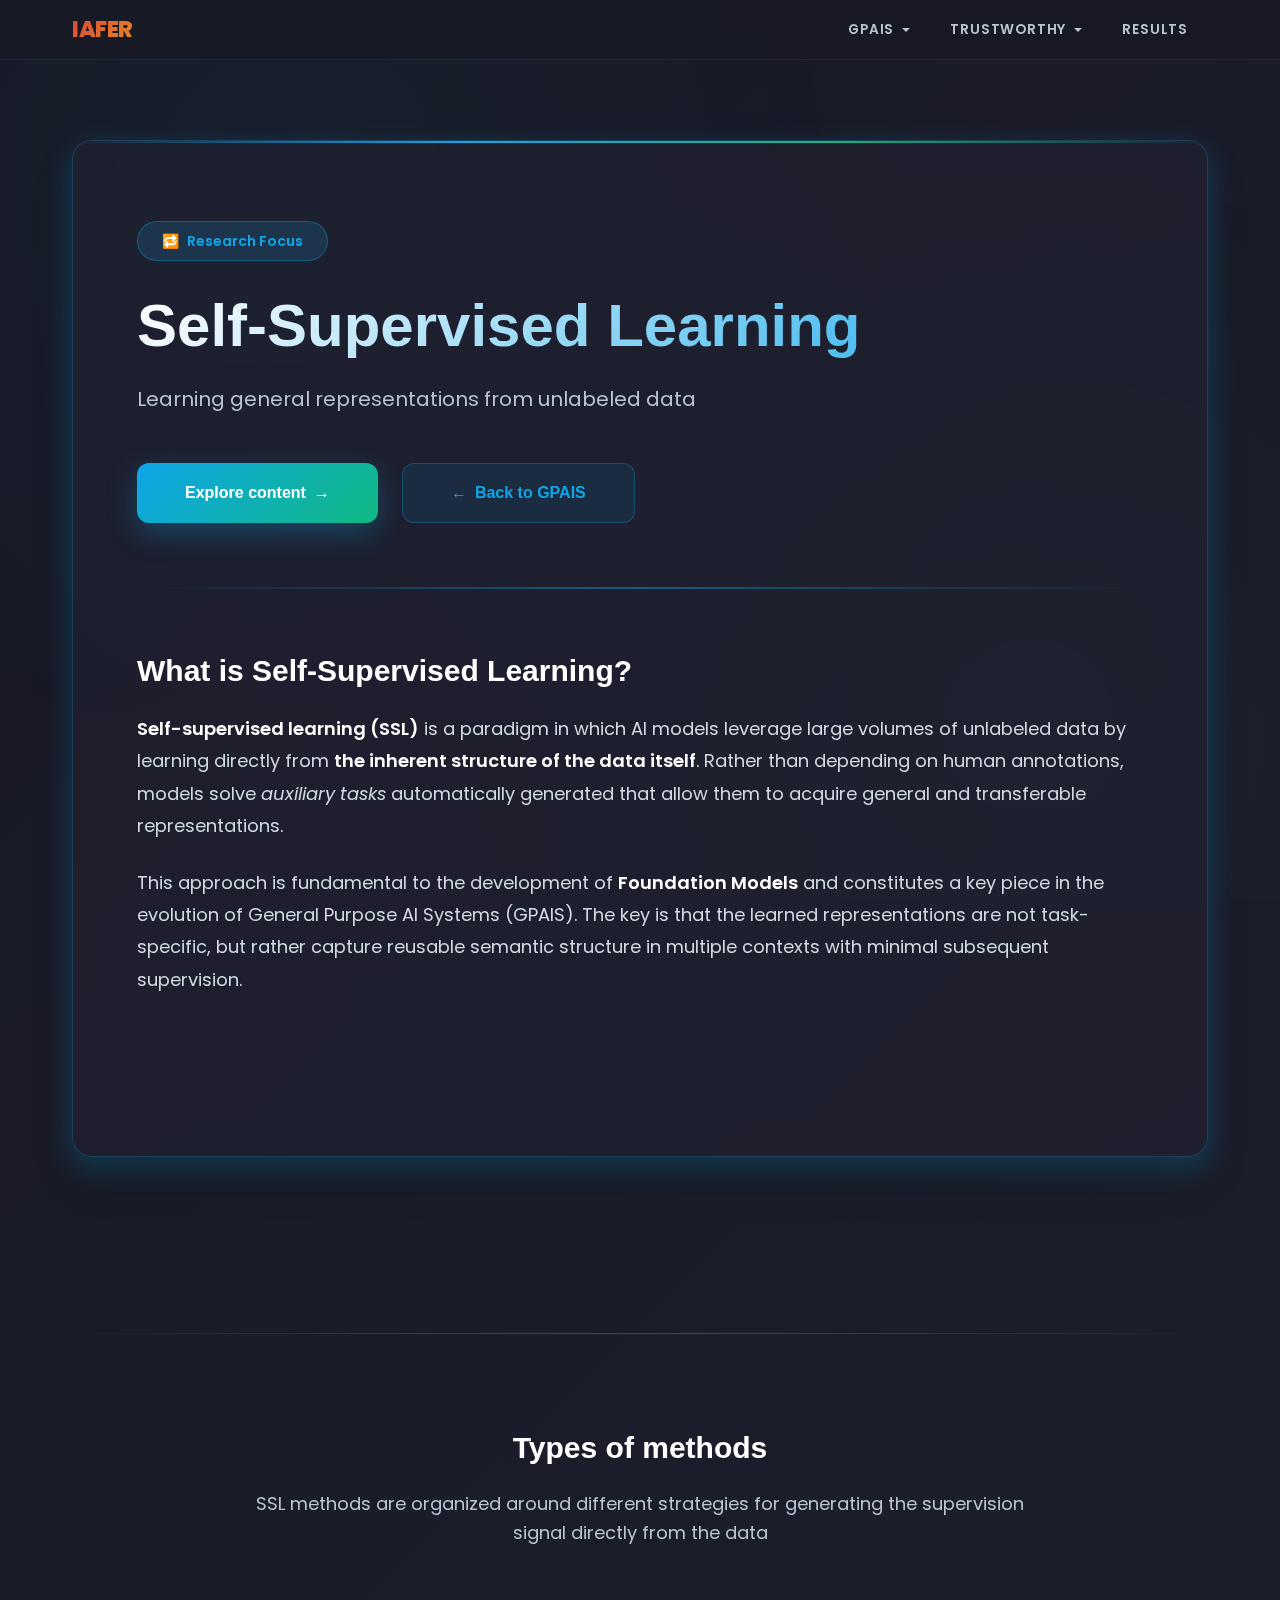
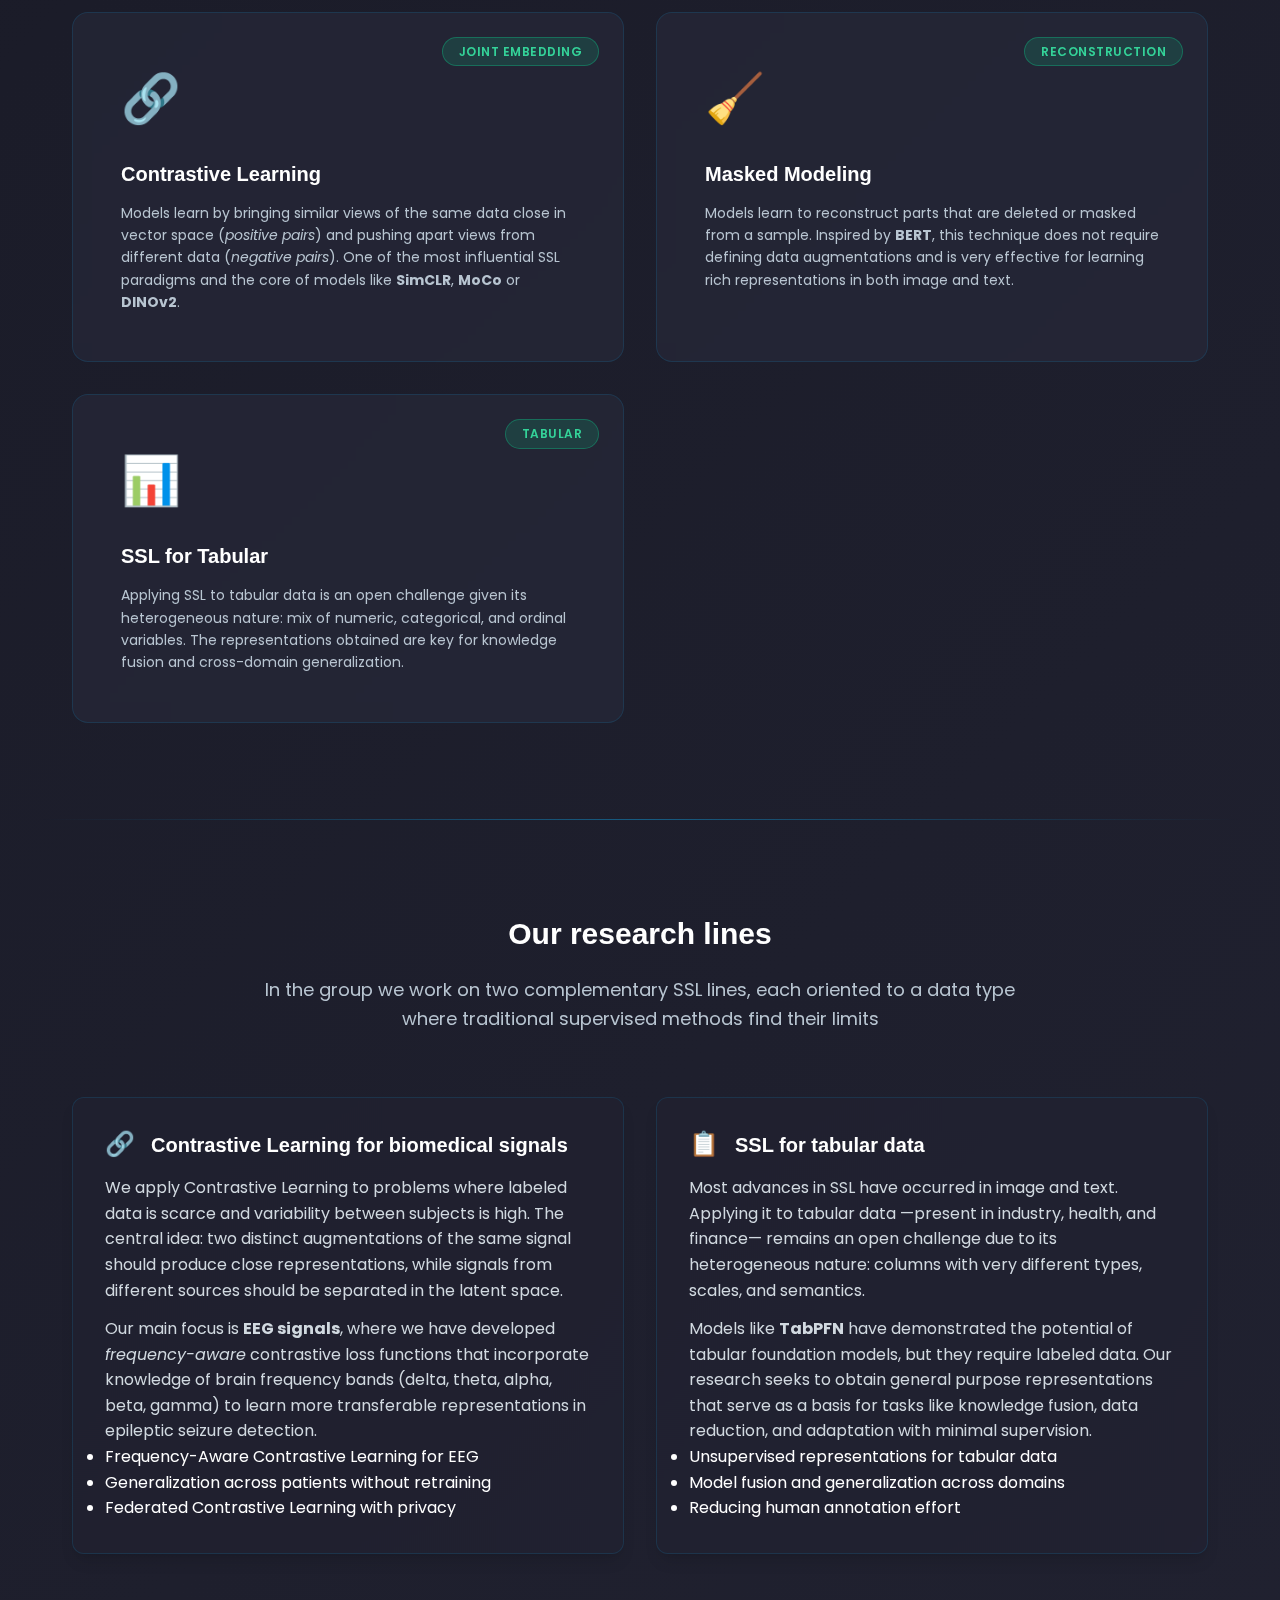
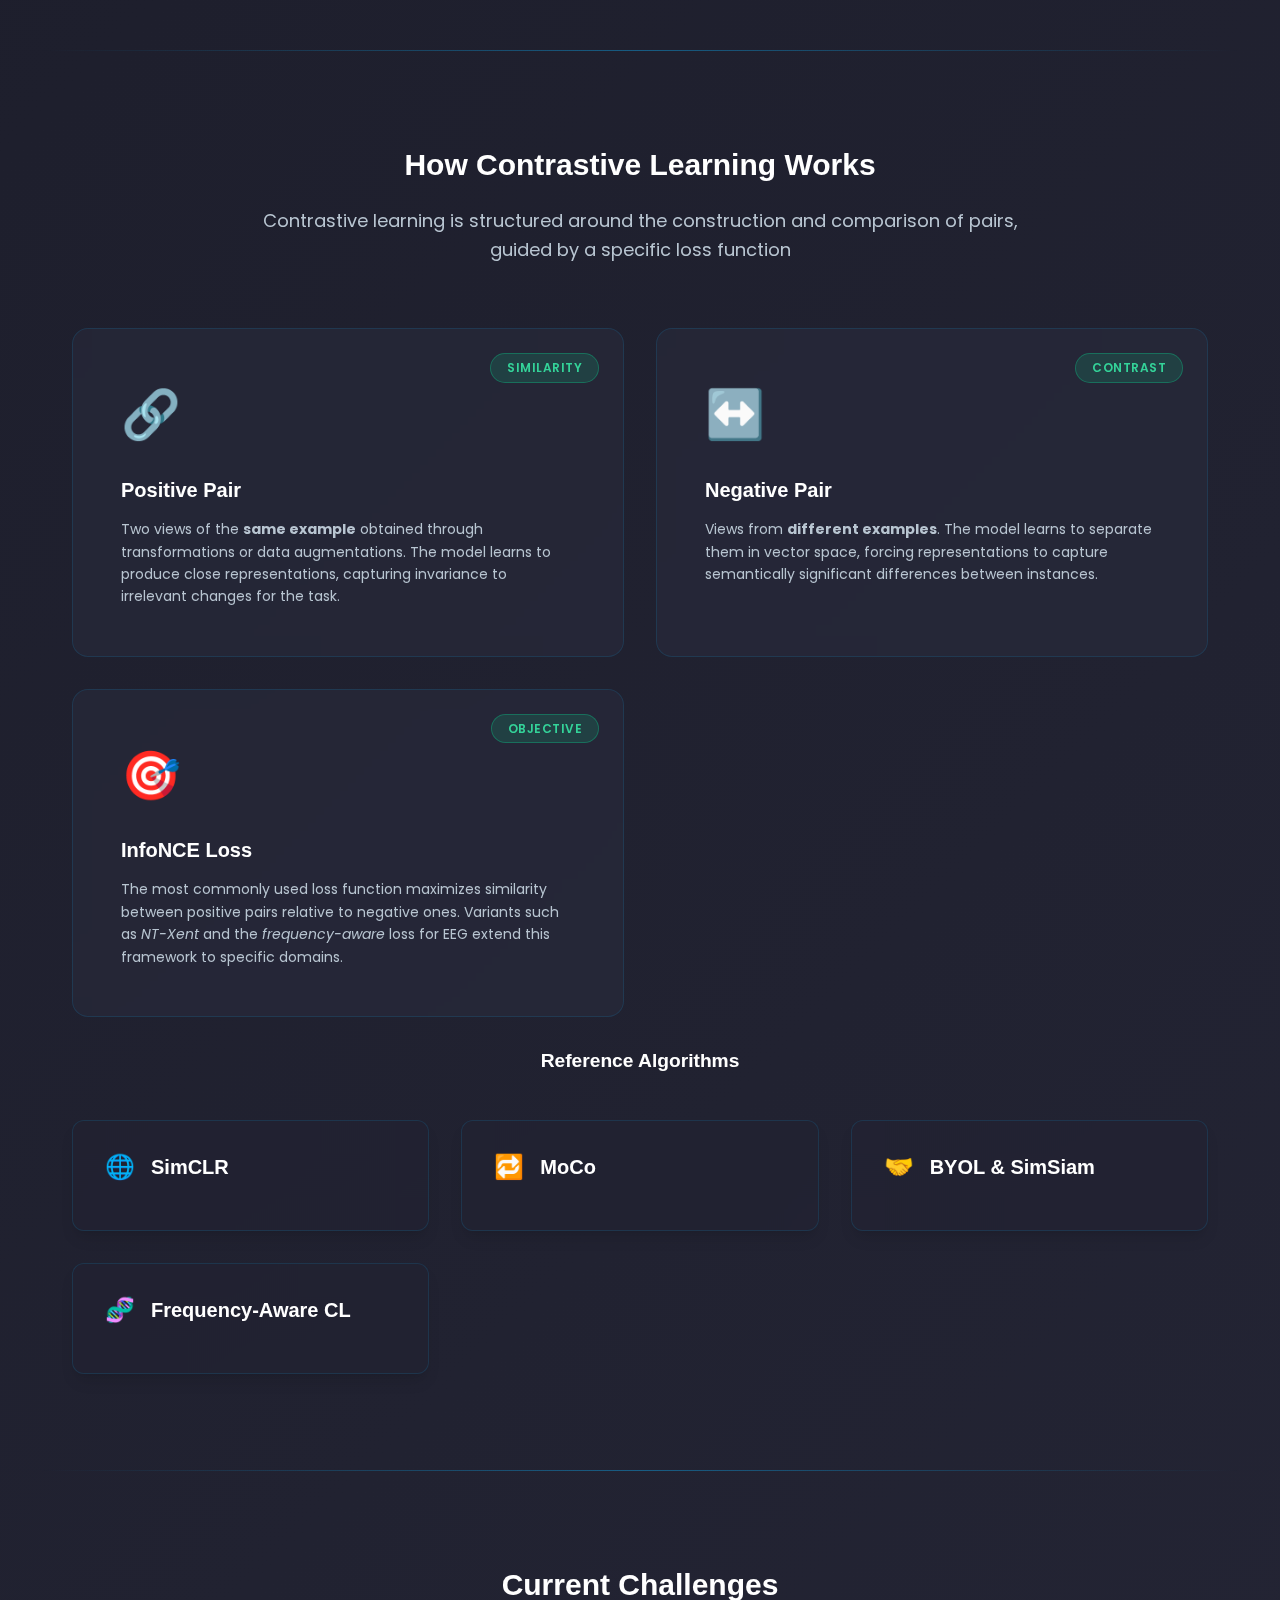
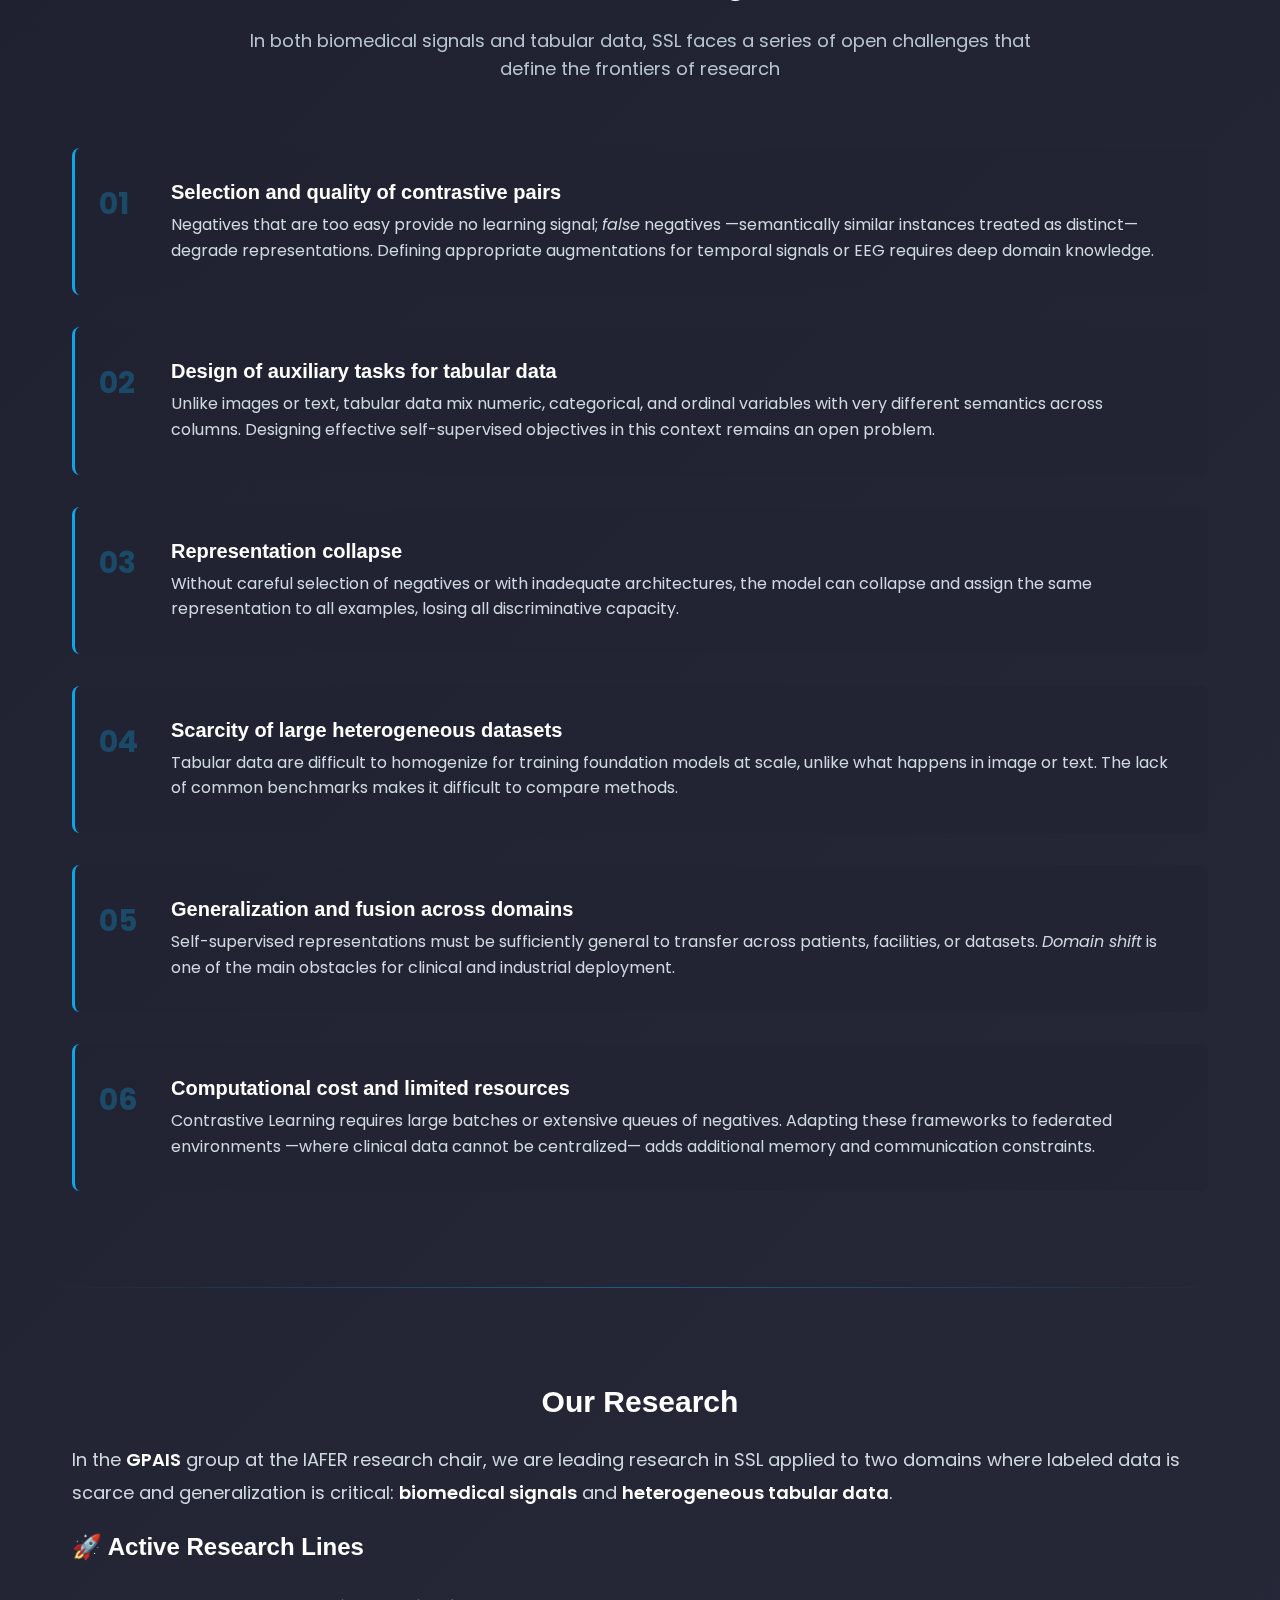
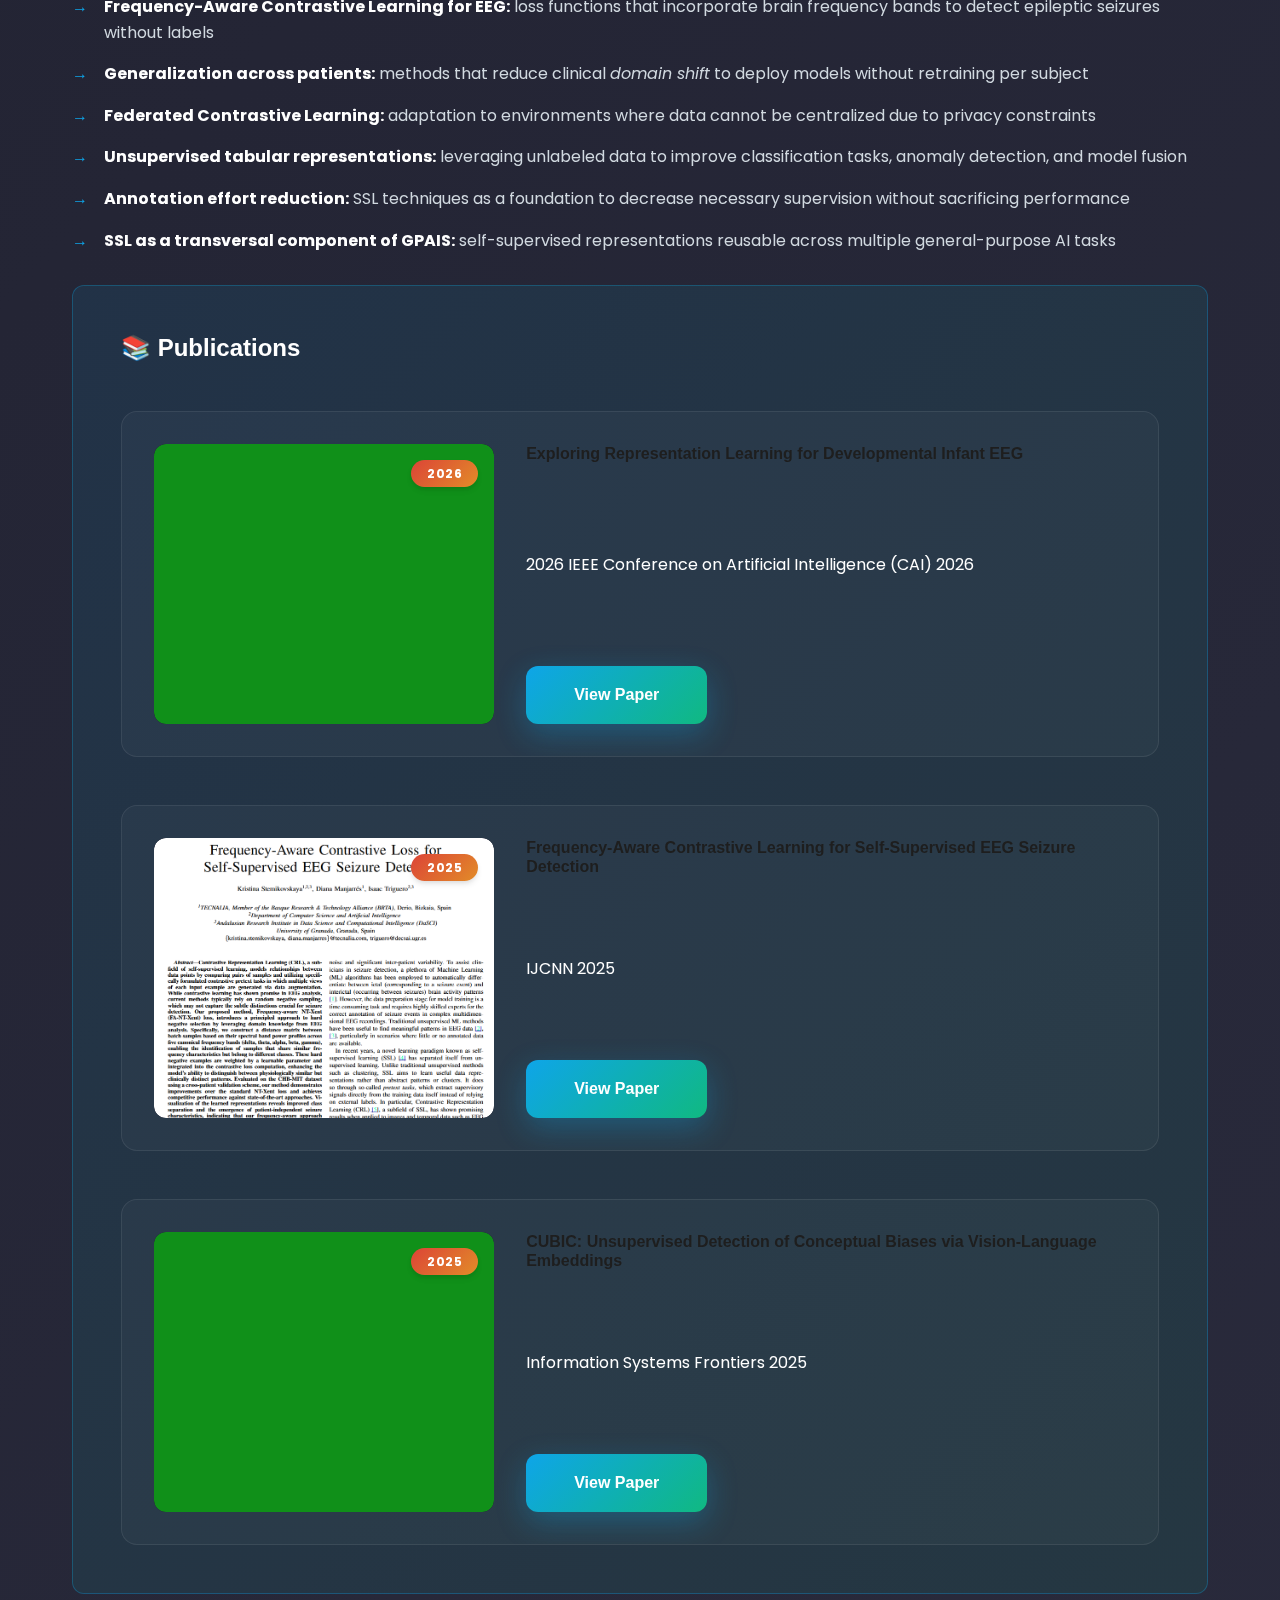
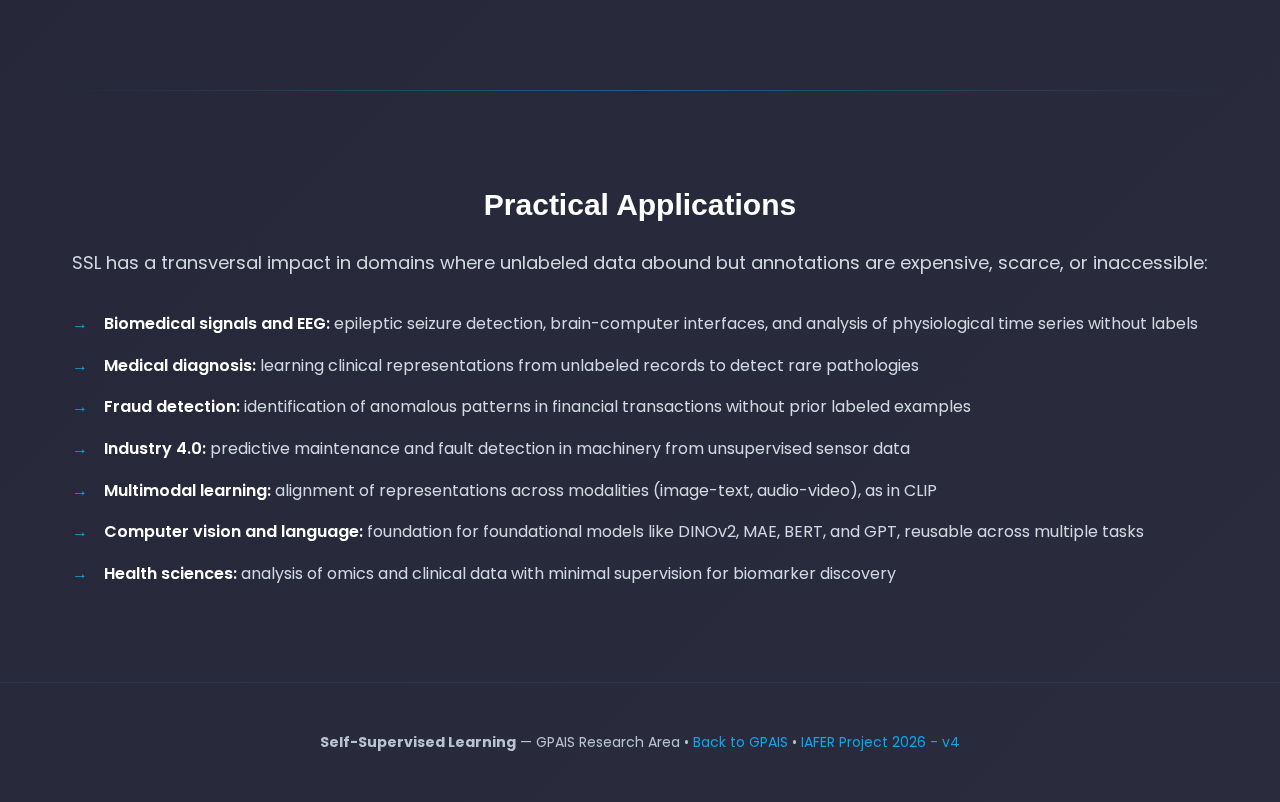
<file: gpais/self-supervised/index.html>
<!DOCTYPE html>
<html lang="en" class="no-js">
<head>
    <meta charset="UTF-8">
    <meta name="viewport" content="width=device-width, initial-scale=1.0">
    <title>Self-Supervised Learning - GPAIS | IAFER</title>
    <meta name="description" content="Self-Supervised Learning: what it is, types of methods, Contrastive Learning and SSL for tabular data. GPAIS Research at IAFER.">

    <!-- Fonts -->
    <link href="https://fonts.googleapis.com/css2?family=Poppins:wght@300;400;500;600;700;800&display=swap" rel="stylesheet">

    <!-- Styles -->
    <link rel="stylesheet" href="../../css/base.css">
    <link rel="stylesheet" href="../../css/gpais.css">
    <link rel="stylesheet" href="../../css/self-supervised.css">
    <link rel="stylesheet" href="../../css/navbar.css">
</head>
<body id="top">
    <!-- ==============================
         MAIN NAVBAR
    ============================== -->
    <nav class="navbar" aria-label="Main navigation">
        <div class="navbar__inner">
            <a href="../../index.html" class="navbar__brand">IAFER</a>

            <ul class="navbar__menu" id="navbar-menu">
                <!-- GPAIS -->
                <li class="navbar__item navbar__item--dropdown">
                    <a href="../../index.html" class="navbar__link">GPAIS</a>
                    <ul class="navbar__dropdown">
                        <li><a href="contrastive-learning.html">Contrastive Learning</a></li>
                        <li><a href="self-supervised.html">Self-Supervised Learning</a></li>
                        <li><a href="zero-shot.html">Zero-Shot Learning</a></li>
                        <li><a href="automl.html">AutoML & Few-Shot Learning</a></li>
                        <li><a href="agentic-ai.html">Agentic AI</a></li>
                    </ul>
                </li>

                <!-- Trustworthy -->
                <li class="navbar__item navbar__item--dropdown">
                    <a href="../trustworthy/index.html" class="navbar__link">Trustworthy</a>
                    <ul class="navbar__dropdown">
                        <li><a href="../trustworthy/explainability/index.html">Explainability (XAI)</a></li>
                        <li><a href="../trustworthy/fairness/index.html">Fairness &amp; Bias</a></li>
                        <li><a href="../trustworthy/robustness/index.html">Robustness &amp; OOD</a></li>
                        <li><a href="../trustworthy/privacy/index.html">Privacy &amp; Federated Learning</a></li>
                        <li><a href="../trustworthy/governance/index.html">Governance &amp; Regulation</a></li>
                        <li><a href="../trustworthy/critical-applications/index.html">Critical Applications</a></li>
                    </ul>
                </li>

                <!-- Results -->
                <li class="navbar__item">
                    <a href="../papers/index.html" class="navbar__link">Results</a>
                </li>
            </ul>

            <button class="navbar__hamburger" id="navbar-toggle" aria-label="Open menu">
                <span></span>
                <span></span>
                <span></span>
            </button>
        </div>
    </nav>




    <!-- Hero Section -->
    <div class="hero-wrapper">
        <div class="hero-particles">
            <div class="particle particle-1"></div>
            <div class="particle particle-2"></div>
            <div class="particle particle-3"></div>
            <div class="particle particle-4"></div>
            <div class="particle particle-5"></div>
        </div>

        <main class="container">
            <section class="hero-card">
                <div class="hero-badge">
                    <span aria-hidden="true">🔁</span>
                    <span>Research Focus</span>
                </div>

                <h1 class="hero-title">Self-Supervised Learning</h1>
                <p class="hero-subtitle">Learning general representations from unlabeled data</p>

                <div class="hero-actions">
                    <a href="#tipos" class="btn btn-primary">
                        <span>Explore content</span>
                        <span aria-hidden="true">→</span>
                    </a>
                    <a href="../../index.html" class="btn btn-secondary">
                        <span aria-hidden="true">←</span>
                        <span>Back to GPAIS</span>
                    </a>
                </div>

                <div class="hero-divider"></div>

                <!-- What is SSL -->
                <section id="fundamentos" class="content-section">
                    <h2 class="section-title" style="text-align:left;">What is Self-Supervised Learning?</h2>
                    <div class="content-text">
                        <p>
                            <strong class="text-highlight">Self-supervised learning (SSL)</strong> is a paradigm
                            in which AI models leverage large volumes of unlabeled data by learning
                            directly from <strong>the inherent structure of the data itself</strong>. Rather than
                            depending on human annotations, models solve <em>auxiliary tasks</em> automatically generated
                            that allow them to acquire general and transferable representations.
                        </p>
                        <p>
                            This approach is fundamental to the development of <strong>Foundation Models</strong>
                            and constitutes a key piece in the evolution of General Purpose AI
                            Systems (GPAIS). The key is that the learned representations are not
                            task-specific, but rather capture reusable semantic structure in multiple
                            contexts with minimal subsequent supervision.
                        </p>
                    </div>
                </section>
            </section>
        </main>
    </div>

    <!-- Types of SSL methods -->
    <div class="section-divider"></div>
    <div class="container">
        <section id="tipos" class="content-section">
            <h2 class="section-title">Types of methods</h2>
            <p class="section-intro">
                SSL methods are organized around different strategies for generating
                the supervision signal directly from the data
            </p>

            <div class="research-cards">
                <article class="research-card">
                    <span class="research-badge">Joint Embedding</span>
                    <div class="research-icon" aria-hidden="true">🔗</div>
                    <h3 class="research-card-title">Contrastive Learning</h3>
                    <p class="research-card-desc">
                        Models learn by bringing similar views of the same data close in vector space
                        (<em>positive pairs</em>) and pushing apart views from different data (<em>negative pairs</em>).
                        One of the most influential SSL paradigms and the core of models like <strong>SimCLR</strong>, <strong>MoCo</strong> or <strong>DINOv2</strong>.
                    </p>
                    <div class="research-card-glow"></div>
                </article>

                <article class="research-card">
                    <span class="research-badge">Reconstruction</span>
                    <div class="research-icon" aria-hidden="true">🧹</div>
                    <h3 class="research-card-title">Masked Modeling</h3>
                    <p class="research-card-desc">
                        Models learn to reconstruct parts that are deleted or masked from a sample.
                        Inspired by <strong>BERT</strong>, this technique does not require defining data
                        augmentations and is very effective for learning rich representations in both image and text.
                    </p>
                    <div class="research-card-glow"></div>
                </article>

                <article class="research-card">
                    <span class="research-badge">Tabular</span>
                    <div class="research-icon" aria-hidden="true">📊</div>
                    <h3 class="research-card-title">SSL for Tabular</h3>
                    <p class="research-card-desc">
                        Applying SSL to tabular data is an open challenge given its heterogeneous nature:
                        mix of numeric, categorical, and ordinal variables. The representations
                        obtained are key for knowledge fusion and cross-domain generalization.
                    </p>
                    <div class="research-card-glow"></div>
                </article>
            </div>
        </section>
    </div>

    <!-- Our research lines -->
    <div class="section-divider"></div>
    <div class="container">
        <section class="content-section">
            <h2 class="section-title">Our research lines</h2>
            <p class="section-intro">
                In the group we work on two complementary SSL lines, each oriented to a data type
                where traditional supervised methods find their limits
            </p>

            <div class="content-grid">

                <!-- Line 1: Contrastive Learning -->
                <article class="info-card ssl-line-card ssl-line-card--contrastive">
                    <h3 class="info-card-title">
                        <span class="info-card-icon" aria-hidden="true">🔗</span>
                        Contrastive Learning for biomedical signals
                    </h3>
                    <p class="info-card-text">
                        We apply Contrastive Learning to problems where labeled data is scarce
                        and variability between subjects is high. The central idea: two distinct augmentations
                        of the same signal should produce close representations, while signals
                        from different sources should be separated in the latent space.
                    </p>
                    <p class="info-card-text" style="margin-top:0.8rem;">
                        Our main focus is <strong>EEG signals</strong>, where we have developed
                        <em>frequency-aware</em> contrastive loss functions that incorporate knowledge
                        of brain frequency bands (delta, theta, alpha, beta, gamma) to learn
                        more transferable representations in epileptic seizure detection.
                    </p>
                    <ul class="ssl-line-list">
                        <li>Frequency-Aware Contrastive Learning for EEG</li>
                        <li>Generalization across patients without retraining</li>
                        <li>Federated Contrastive Learning with privacy</li>
                    </ul>
                </article>

                <!-- Line 2: SSL Tabular -->
                <article class="info-card ssl-line-card ssl-line-card--tabular">
                    <h3 class="info-card-title">
                        <span class="info-card-icon" aria-hidden="true">📋</span>
                        SSL for tabular data
                    </h3>
                    <p class="info-card-text">
                        Most advances in SSL have occurred in image and text. Applying it to tabular data
                        —present in industry, health, and finance— remains an open challenge due
                        to its heterogeneous nature: columns with very different types, scales, and semantics.
                    </p>
                    <p class="info-card-text" style="margin-top:0.8rem;">
                        Models like <strong>TabPFN</strong> have demonstrated the potential of tabular
                        foundation models, but they require labeled data. Our research
                        seeks to obtain general purpose representations that serve as a basis for tasks
                        like knowledge fusion, data reduction, and adaptation with minimal supervision.
                    </p>
                    <ul class="ssl-line-list ssl-line-list--tabular">
                        <li>Unsupervised representations for tabular data</li>
                        <li>Model fusion and generalization across domains</li>
                        <li>Reducing human annotation effort</li>
                    </ul>
                </article>

            </div>
        </section>
    </div>

    <!-- Contrastive Mechanism: pairs and loss -->
    <div class="section-divider"></div>
    <div class="container">
        <section class="content-section">
            <h2 class="section-title">How Contrastive Learning Works</h2>
            <p class="section-intro">
                Contrastive learning is structured around the construction and comparison of pairs,
                guided by a specific loss function
            </p>
            <div class="research-cards">
                <article class="research-card">
                    <span class="research-badge">Similarity</span>
                    <div class="research-icon" aria-hidden="true">🔗</div>
                    <h3 class="research-card-title">Positive Pair</h3>
                    <p class="research-card-desc">
                        Two views of the <strong>same example</strong> obtained through transformations
                        or data augmentations. The model learns to produce close representations,
                        capturing invariance to irrelevant changes for the task.
                    </p>
                    <div class="research-card-glow"></div>
                </article>

                <article class="research-card">
                    <span class="research-badge">Contrast</span>
                    <div class="research-icon" aria-hidden="true">↔️</div>
                    <h3 class="research-card-title">Negative Pair</h3>
                    <p class="research-card-desc">
                        Views from <strong>different examples</strong>. The model learns to
                        separate them in vector space, forcing representations to capture
                        semantically significant differences between instances.
                    </p>
                    <div class="research-card-glow"></div>
                </article>

                <article class="research-card">
                    <span class="research-badge">Objective</span>
                    <div class="research-icon" aria-hidden="true">🎯</div>
                    <h3 class="research-card-title">InfoNCE Loss</h3>
                    <p class="research-card-desc">
                        The most commonly used loss function maximizes similarity between positive pairs
                        relative to negative ones. Variants such as <em>NT-Xent</em> and the
                        <em>frequency-aware</em> loss for EEG extend this framework to specific domains.
                    </p>
                    <div class="research-card-glow"></div>
                </article>
            </div>

            <!-- Main algorithms -->
            <div style="margin-top: 2rem;">
                <h3 class="section-title" style="font-size:1.2rem; margin-bottom:0.8rem;">Reference Algorithms</h3>
                <div class="content-grid">
                    <article class="info-card">
                        <h3 class="info-card-title"><span class="info-card-icon" aria-hidden="true">🌐</span>SimCLR</h3>
                    </article>
                    <article class="info-card">
                        <h3 class="info-card-title"><span class="info-card-icon" aria-hidden="true">🔁</span>MoCo</h3>
                    </article>
                    <article class="info-card">
                        <h3 class="info-card-title"><span class="info-card-icon" aria-hidden="true">🤝</span>BYOL &amp; SimSiam</h3>
                    </article>
                    <article class="info-card">
                        <h3 class="info-card-title"><span class="info-card-icon" aria-hidden="true">🧬</span>Frequency-Aware CL</h3>
                    </article>
                </div>
            </div>
        </section>
    </div>

    <!-- Current challenges (merged) -->
    <div class="section-divider"></div>
    <div class="container">
        <section class="content-section">
            <h2 class="section-title">Current Challenges</h2>
            <p class="section-intro">
                In both biomedical signals and tabular data, SSL faces a series of
                open challenges that define the frontiers of research
            </p>

            <div class="challenge-list">
                <div class="challenge-item">
                    <span class="challenge-number">01</span>
                    <h3 class="challenge-title">Selection and quality of contrastive pairs</h3>
                    <p class="challenge-desc">
                        Negatives that are too easy provide no learning signal; <em>false</em> negatives
                        —semantically similar instances treated as distinct— degrade
                        representations. Defining appropriate augmentations for temporal signals or EEG
                        requires deep domain knowledge.
                    </p>
                </div>

                <div class="challenge-item">
                    <span class="challenge-number">02</span>
                    <h3 class="challenge-title">Design of auxiliary tasks for tabular data</h3>
                    <p class="challenge-desc">
                        Unlike images or text, tabular data mix numeric, categorical, and ordinal variables
                        with very different semantics across columns. Designing effective self-supervised
                        objectives in this context remains an open problem.
                    </p>
                </div>

                <div class="challenge-item">
                    <span class="challenge-number">03</span>
                    <h3 class="challenge-title">Representation collapse</h3>
                    <p class="challenge-desc">
                        Without careful selection of negatives or with inadequate architectures, the model
                        can collapse and assign the same representation to all examples, losing
                        all discriminative capacity.
                    </p>
                </div>

                <div class="challenge-item">
                    <span class="challenge-number">04</span>
                    <h3 class="challenge-title">Scarcity of large heterogeneous datasets</h3>
                    <p class="challenge-desc">
                        Tabular data are difficult to homogenize for training foundation models
                        at scale, unlike what happens in image or text. The lack of common benchmarks
                        makes it difficult to compare methods.
                    </p>
                </div>

                <div class="challenge-item">
                    <span class="challenge-number">05</span>
                    <h3 class="challenge-title">Generalization and fusion across domains</h3>
                    <p class="challenge-desc">
                        Self-supervised representations must be sufficiently general to
                        transfer across patients, facilities, or datasets. <em>Domain
                        shift</em> is one of the main obstacles for clinical and industrial deployment.
                    </p>
                </div>

                <div class="challenge-item">
                    <span class="challenge-number">06</span>
                    <h3 class="challenge-title">Computational cost and limited resources</h3>
                    <p class="challenge-desc">
                        Contrastive Learning requires large batches or extensive queues of negatives.
                        Adapting these frameworks to federated environments —where clinical data cannot
                        be centralized— adds additional memory and communication constraints.
                    </p>
                </div>
            </div>
        </section>
    </div>

    <!-- Our research (merged) -->
    <div class="section-divider"></div>
    <div class="container">
        <section class="content-section">
            <h2 class="section-title">Our Research</h2>
            <div class="content-text">
                <p>
                    In the <strong class="text-highlight">GPAIS</strong> group at the IAFER research chair, we are
                    leading research in SSL applied to two domains where labeled data is scarce
                    and generalization is critical: <strong>biomedical signals</strong>
                    and <strong>heterogeneous tabular data</strong>.
                </p>
            </div>

            <div style="margin-top:1.5rem;">
                <h3 class="highlight-title">🚀 Active Research Lines</h3>
                <ul class="feature-list">
                    <li><strong>Frequency-Aware Contrastive Learning for EEG:</strong> loss functions that incorporate brain frequency bands to detect epileptic seizures without labels</li>
                    <li><strong>Generalization across patients:</strong> methods that reduce clinical <em>domain shift</em> to deploy models without retraining per subject</li>
                    <li><strong>Federated Contrastive Learning:</strong> adaptation to environments where data cannot be centralized due to privacy constraints</li>
                    <li><strong>Unsupervised tabular representations:</strong> leveraging unlabeled data to improve classification tasks, anomaly detection, and model fusion</li>
                    <li><strong>Annotation effort reduction:</strong> SSL techniques as a foundation to decrease necessary supervision without sacrificing performance</li>
                    <li><strong>SSL as a transversal component of GPAIS:</strong> self-supervised representations reusable across multiple general-purpose AI tasks</li>
                </ul>
            </div>

            <div class="highlight-box" style="margin-top:2rem;">
                <h3 class="highlight-title">📚 Publications</h3>
                <div class="publications-container" id="research-line-papers" data-research-line="Self-Supervised Learning">
                    <p class="loading-message">Loading publications...</p>
                </div>
            </div>
        </section>
    </div>

    <!-- Practical applications (merged) -->
    <div class="section-divider"></div>
    <div class="container">
        <section class="content-section">
            <h2 class="section-title">Practical Applications</h2>
            <div class="content-text">
                <p>
                    SSL has a transversal impact in domains where unlabeled data abound
                    but annotations are expensive, scarce, or inaccessible:
                </p>
                <ul class="feature-list">
                    <li><strong>Biomedical signals and EEG:</strong> epileptic seizure detection, brain-computer interfaces, and analysis of physiological time series without labels</li>
                    <li><strong>Medical diagnosis:</strong> learning clinical representations from unlabeled records to detect rare pathologies</li>
                    <li><strong>Fraud detection:</strong> identification of anomalous patterns in financial transactions without prior labeled examples</li>
                    <li><strong>Industry 4.0:</strong> predictive maintenance and fault detection in machinery from unsupervised sensor data</li>
                    <li><strong>Multimodal learning:</strong> alignment of representations across modalities (image-text, audio-video), as in CLIP</li>
                    <li><strong>Computer vision and language:</strong> foundation for foundational models like DINOv2, MAE, BERT, and GPT, reusable across multiple tasks</li>
                    <li><strong>Health sciences:</strong> analysis of omics and clinical data with minimal supervision for biomarker discovery</li>
                </ul>
            </div>
        </section>
    </div>

    <!-- Footer -->
    <footer class="footer">
        <div class="container">
            <p class="footer-text">
                <strong>Self-Supervised Learning</strong> — GPAIS Research Area
                <span aria-hidden="true">•</span>
                <a href="../../index.html" class="footer-link">Back to GPAIS</a>
                <span aria-hidden="true">•</span>
                <a href="../../index.html" class="footer-link">IAFER Project 2026 - v4</a>
            </p>
        </div>
    </footer>


    <script src="../../js/base.js"></script>
</body>
</html>
    <!-- Scripts Inline v1 -->
    <script>
    (function() {
      'use strict';
      class ResearchLinePaperLoader {
        constructor(containerId, researchLine) {
          this.container = document.getElementById(containerId);
          this.researchLine = researchLine;
          this.papers = [];
        }
        async loadPapers() {
          try {
            const response = await fetch('../../data/papers.json?v=3');
            if (!response.ok) throw new Error('Could not load papers.json');
            const data = await response.json();
            this.papers = data.papers || [];
            let filteredPapers;
            if (this.researchLine === 'Critical Applications') {
              filteredPapers = this.papers.filter(p =>
                (p.tags || []).includes('Critical Applications (Healthcare)') ||
                (p.tags || []).includes('Critical Applications (Environment)')
              );
            } else if (this.researchLine === 'Agentic AI') {
              filteredPapers = this.papers.filter(p => (p.tags || []).includes('Generative AI'));
            } else {
              filteredPapers = this.papers.filter(p => (p.tags || []).includes(this.researchLine));
            }
            this.renderPapers(filteredPapers);
          } catch (error) {
            this.container.innerHTML = '<p class="error-message">Unable to load publications.</p>';
          }
        }
        renderPapers(papers) {
          if (papers.length === 0) {
            this.container.innerHTML = '<div class="empty-state"><p>No publications available.</p></div>';
            return;
          }
          const html = papers.map(paper => this.generatePaperCard(paper)).join('');
          this.container.innerHTML = html;
        }
        generatePaperCard(paper) {
          const year = paper.year || 'N/A';
          const venue = paper.venue || '';
          const paperUrl = paper.paper_url || '#';
          const title = paper.title || 'Untitled';
          const imagePath = paper.image || '';
          const githubUrl = paper.github_url;
          const hasGithub = githubUrl && githubUrl.trim() !== '';
          return `<article class="publication-card">
            <div class="publication-image-wrapper">
              <img src="../../${imagePath}" alt="${title}" class="publication-image" onerror="this.src='../../images/placeholder.png'">
              <span class="publication-badge">${year}</span>
            </div>
            <div class="publication-content">
              <h4 class="publication-title">${title}</h4>
              <p class="publication-venue-info">${venue ? `<span class="venue">${venue}</span>` : ''} <span class="year">${year}</span></p>
              <div class="publication-actions">
                ${paperUrl !== '#' ? `<a href="${paperUrl}" target="_blank" class="btn btn-small btn-primary">View Paper</a>` : ''}
                ${hasGithub ? `<a href="${githubUrl}" target="_blank" class="btn btn-small btn-secondary" style="background:#f5f5f5;color:#333;border-color:#ddd;"><img src="../../../images/github-logo.svg" alt="GitHub" style="width:16px;height:16px;vertical-align:middle;margin-right:4px;">GitHub</a>` : ''}
              </div>
            </div>
          </article>`;
        }
      }
      function init() {
        document.querySelectorAll('[data-research-line]').forEach(container => {
          new ResearchLinePaperLoader(container.id, container.getAttribute('data-research-line')).loadPapers();
        });
      }
      if (document.readyState === 'loading') {
        document.addEventListener('DOMContentLoaded', init);
      } else {
        init();
      }
    })();
    </script>
    <script src="../../js/base.js"></script>
</body>
</html>
</file>
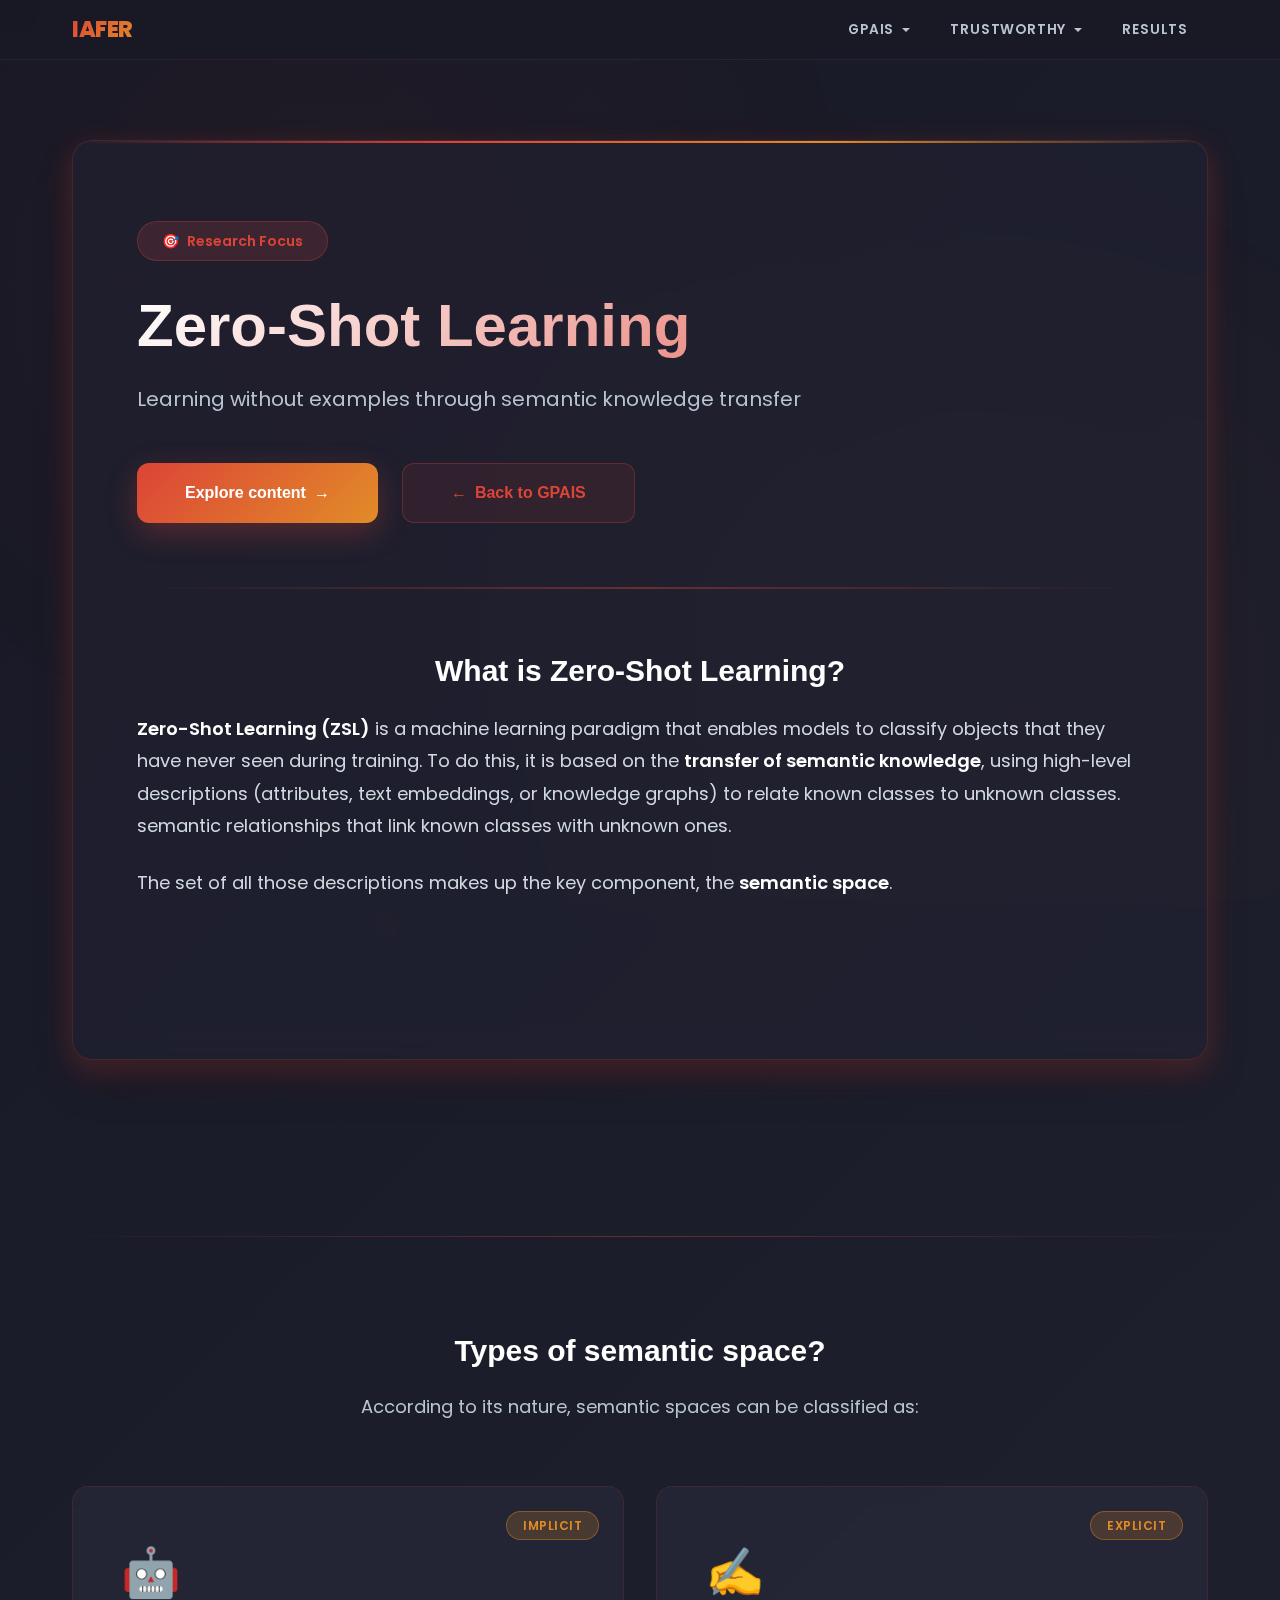
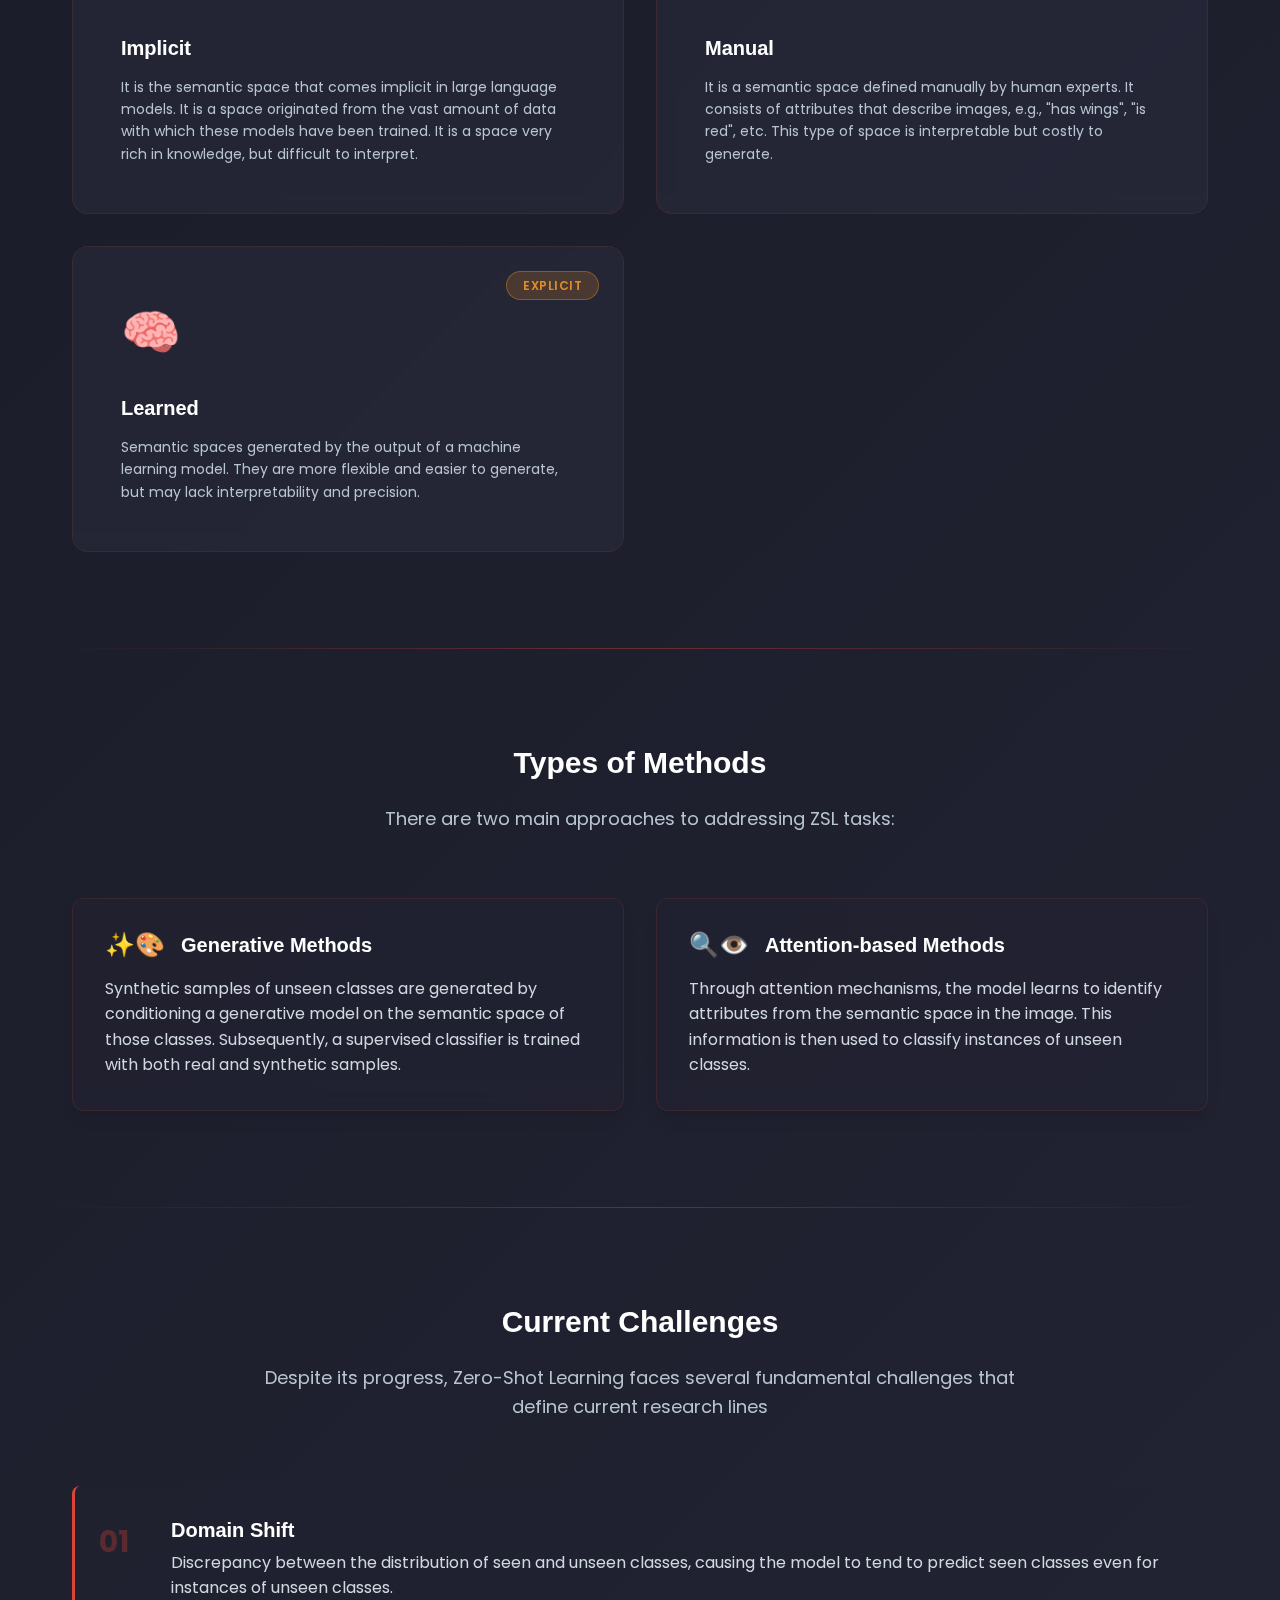
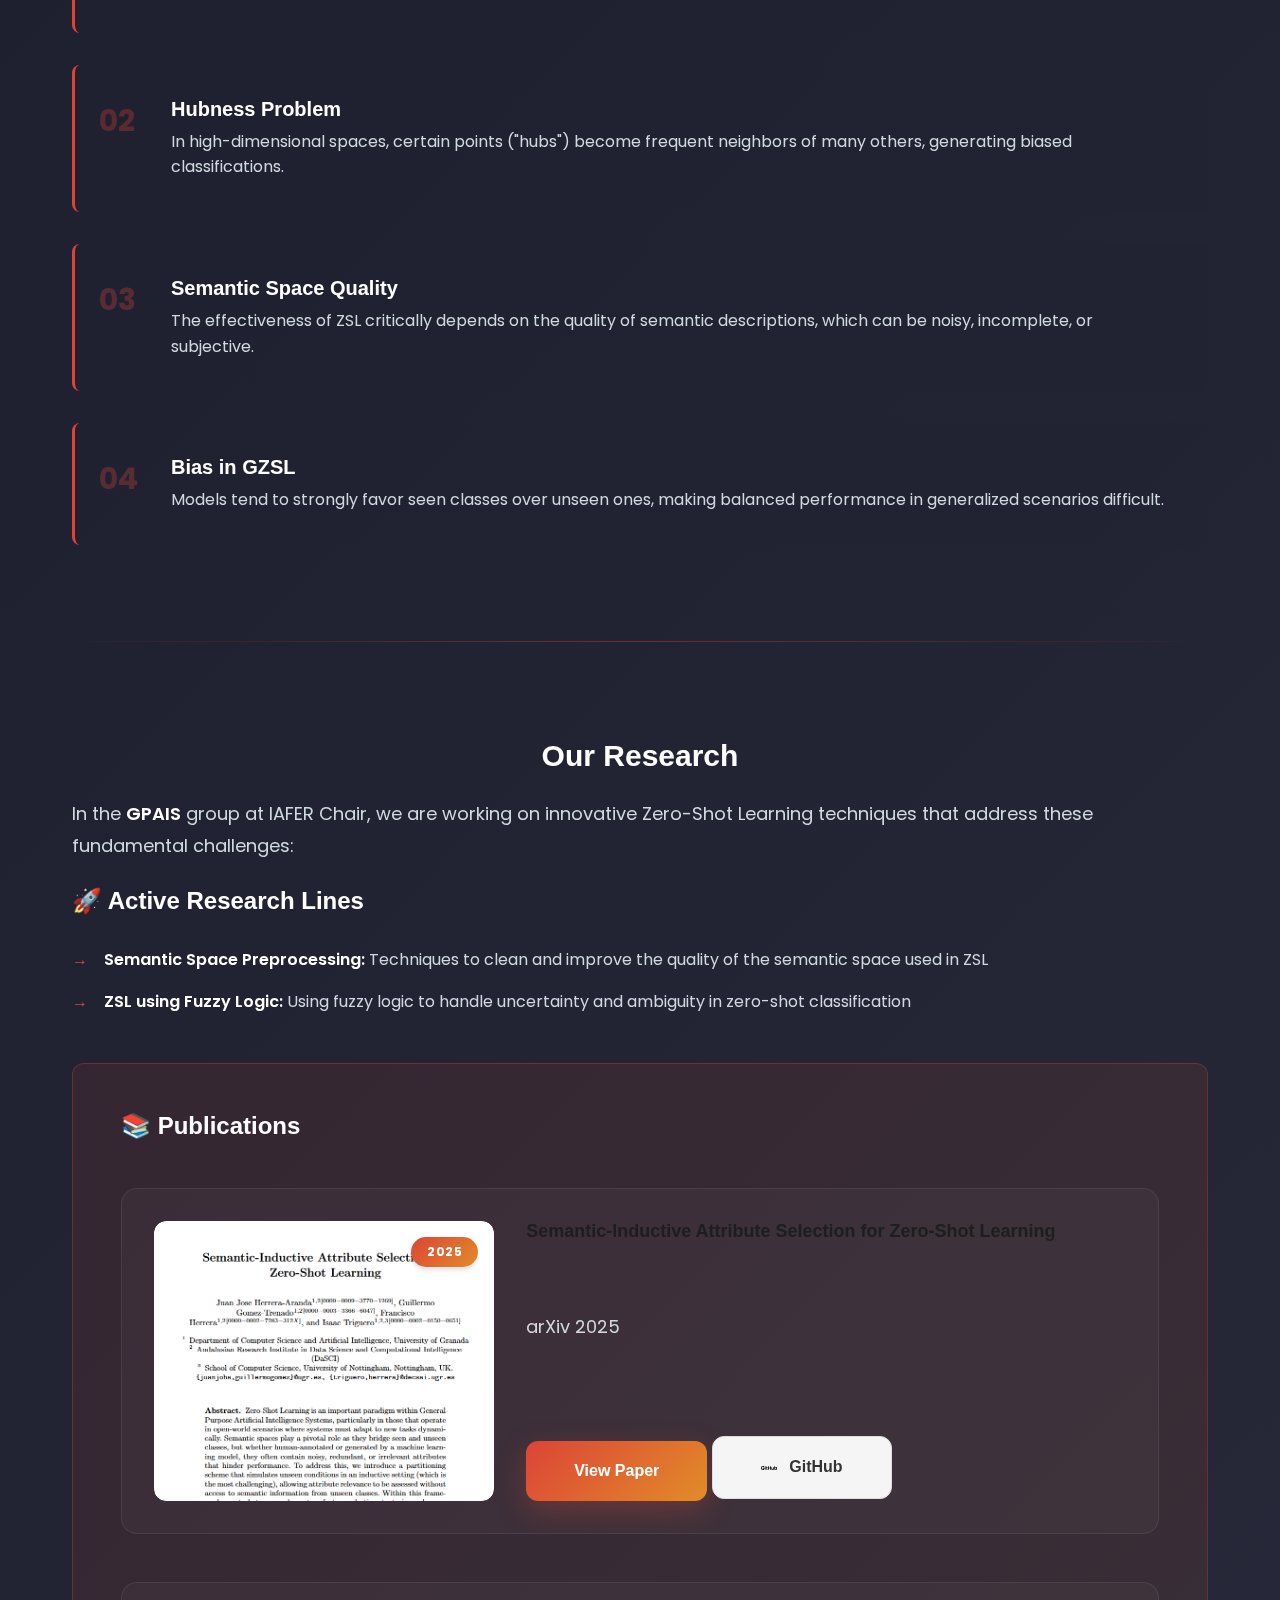
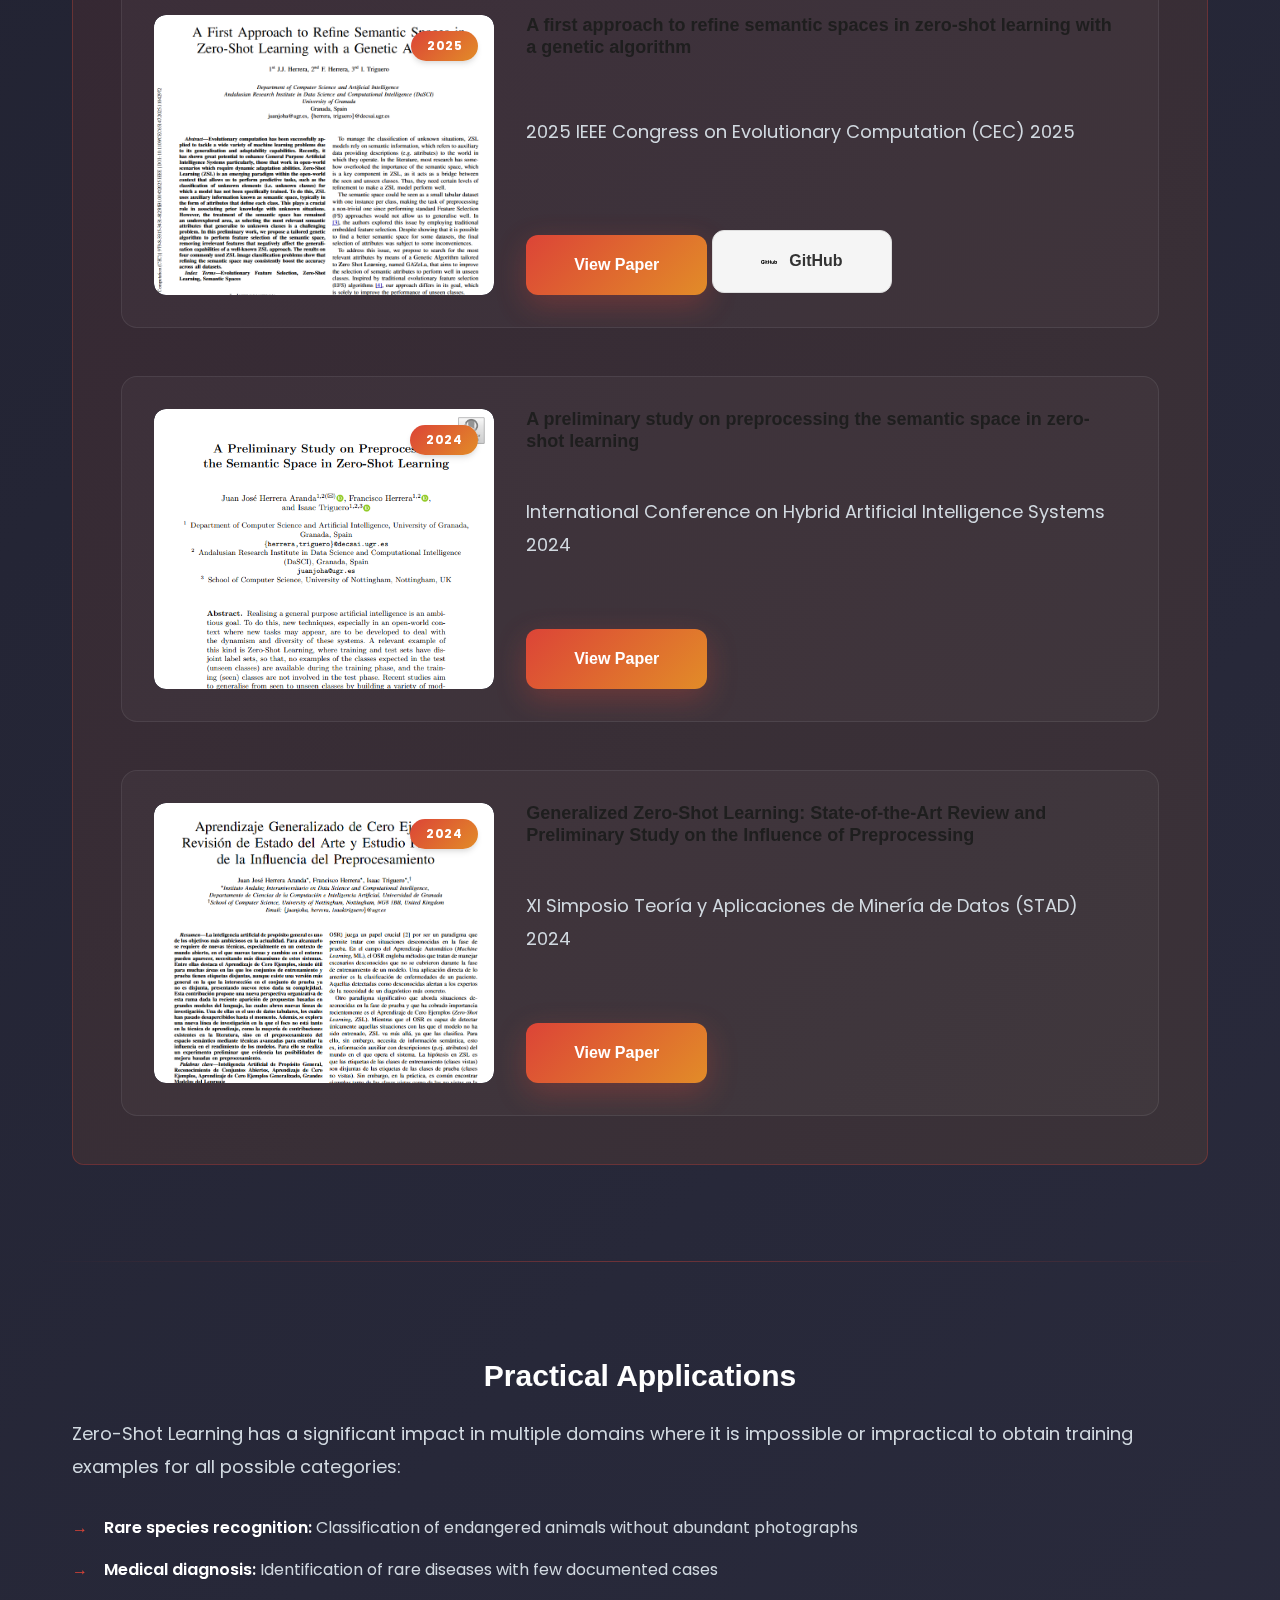
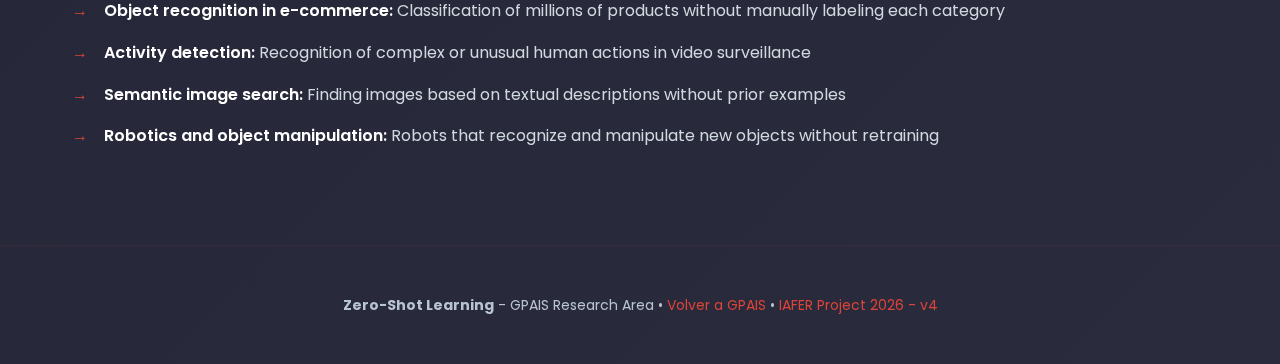
<file: gpais/zero-shot/index.html>
<!DOCTYPE html>
<html lang="en" class="no-js">
<head>
    <meta charset="UTF-8">
    <meta name="viewport" content="width=device-width, initial-scale=1.0">
    <title>Zero-Shot Learning - GPAIS | IAFER</title>
    <meta name="description" content="Learn about Zero-Shot Learning: learning techniques without previous examples through semantic knowledge transfer.">
    
    <!-- Fonts -->
    <link href="https://fonts.googleapis.com/css2?family=Poppins:wght@300;400;500;600;700;800&display=swap" rel="stylesheet">
    
    <!-- Styles -->
    <link rel="stylesheet" href="../../css/base.css">
    <link rel="stylesheet" href="../../css/gpais.css">
    <link rel="stylesheet" href="../../css/navbar.css">
</head>
<body id="top">
    <!-- ==============================
         MAIN NAVBAR
    ============================== -->
    <nav class="navbar" aria-label="Main navigation">
        <div class="navbar__inner">
            <a href="../../index.html" class="navbar__brand">IAFER</a>

            <ul class="navbar__menu" id="navbar-menu">
                <!-- GPAIS -->
                <li class="navbar__item navbar__item--dropdown">
                    <a href="../../index.html" class="navbar__link">GPAIS</a>
                    <ul class="navbar__dropdown">
                        <li><a href="contrastive-learning.html">Contrastive Learning</a></li>
                        <li><a href="self-supervised.html">Self-Supervised Learning</a></li>
                        <li><a href="zero-shot.html">Zero-Shot Learning</a></li>
                        <li><a href="automl.html">AutoML & Few-Shot Learning</a></li>
                        <li><a href="agentic-ai.html">Agentic AI</a></li>
                    </ul>
                </li>

                <!-- Trustworthy -->
                <li class="navbar__item navbar__item--dropdown">
                    <a href="../trustworthy/index.html" class="navbar__link">Trustworthy</a>
                    <ul class="navbar__dropdown">
                        <li><a href="../trustworthy/explainability/index.html">Explainability (XAI)</a></li>
                        <li><a href="../trustworthy/fairness/index.html">Fairness &amp; Bias</a></li>
                        <li><a href="../trustworthy/robustness/index.html">Robustness &amp; OOD</a></li>
                        <li><a href="../trustworthy/privacy/index.html">Privacy &amp; Federated Learning</a></li>
                        <li><a href="../trustworthy/governance/index.html">Governance &amp; Regulation</a></li>
                        <li><a href="../trustworthy/critical-applications/index.html">Critical Applications</a></li>
                    </ul>
                </li>

                <!-- Results -->
                <li class="navbar__item">
                    <a href="../papers/index.html" class="navbar__link">Results</a>
                </li>
            </ul>

            <button class="navbar__hamburger" id="navbar-toggle" aria-label="Open menu">
                <span></span>
                <span></span>
                <span></span>
            </button>
        </div>
    </nav>


    

    <!-- Hero Section -->
    <div class="hero-wrapper">
        <div class="hero-particles">
            <div class="particle particle-1"></div>
            <div class="particle particle-2"></div>
            <div class="particle particle-3"></div>
            <div class="particle particle-4"></div>
            <div class="particle particle-5"></div>
        </div>

        <main class="container">
            <section class="hero-card">
                <!-- Upper badge -->
                <div class="hero-badge">
                    <span aria-hidden="true">🎯</span>
                    <span>Research Focus</span>
                </div>

                <!-- Main title -->
                <h1 class="hero-title">Zero-Shot Learning</h1>
                <p class="hero-subtitle">Learning without examples through semantic knowledge transfer</p>

                <!-- Action buttons -->
                <div class="hero-actions">
                    <a href="#fundamentos" class="btn btn-primary">
                        <span>Explore content</span>
                        <span aria-hidden="true">→</span>
                    </a>
                    <a href="../../index.html" class="btn btn-secondary">
                        <span aria-hidden="true">←</span>
                        <span>Back to GPAIS</span>
                    </a>
                </div>

                <div class="hero-divider"></div>

                <!-- Introduction -->
                <section id="fundamentos" class="content-section">
                    <h2 class="section-title">What is Zero-Shot Learning?</h2>
                    <div class="content-text">
                        <p>
                            <strong class="text-highlight">Zero-Shot Learning (ZSL)</strong> is a machine learning paradigm
                            that enables models to classify objects that they have never seen during training. To do this, it is based on
                            the <strong>transfer of semantic knowledge</strong>, using high-level descriptions (attributes,
                            text embeddings, or knowledge graphs) to relate known classes to unknown classes.
                            semantic relationships that link known classes with unknown ones.
                        </p>
                        <p>
                            The set of all those descriptions makes up the key component, the <strong>semantic space</strong>.
                        </p>
                    </div>
                </section>


            </section>
        </main>
    </div>

<!-- Divider section -->
    <div class="section-divider"></div>

    <!-- Section: How It Works -->
    <div class="container">
        <section class="content-section">
            <h2 class="section-title">Types of semantic space?</h2>
            <p class="section-intro">
                According to its nature, semantic spaces can be classified as:
            </p>
            
            <div class="research-cards">
                <!-- Component 1 -->
                <article class="research-card">
                    <span class="research-badge">Implicit</span>
                    <div class="research-icon" aria-hidden="true">🤖</div>
                    <h3 class="research-card-title">Implicit</h3>
                    <p class="research-card-desc">
                        It is the semantic space that comes implicit in large language models. It is a space originated from the
                        vast amount of data with which these models have been trained. It is a space very rich in knowledge, but difficult to interpret.
                    </p>
                    <div class="research-card-glow"></div>
                </article>

                <!-- Component 2 -->
                <article class="research-card">
                    <span class="research-badge">Explicit</span>
                    <div class="research-icon" aria-hidden="true">✍️</div>
                    <h3 class="research-card-title">Manual</h3>
                    <p class="research-card-desc">
                        It is a semantic space defined manually by human experts. It consists of attributes that describe images, e.g., "has wings",
                        "is red", etc. This type of space is interpretable but costly to generate.
                    </p>
                    <div class="research-card-glow"></div>
                </article>

                <!-- Component 3 -->
                <article class="research-card">
                    <span class="research-badge">Explicit</span>
                    <div class="research-icon" aria-hidden="true">🧠</div>
                    <h3 class="research-card-title">Learned</h3>
                    <p class="research-card-desc">
                        Semantic spaces generated by the output of a machine learning model. They are more flexible and easier to generate,
                        but may lack interpretability and precision.
                    </p>
                    <div class="research-card-glow"></div>
                </article>
            </div>
        </section>
    </div>

    <!-- Section divider -->
    <div class="section-divider"></div>

    <!-- Section: ZSL Types -->
    <div class="container">
        <section class="content-section">
            <h2 class="section-title">Types of Methods</h2>
            <p class="section-intro">
                There are two main approaches to addressing ZSL tasks:
            </p>
            <div class="content-grid">
                <!-- Classical ZSL -->
                <article class="info-card">
                    <h3 class="info-card-title">
                        <span class="info-card-icon" aria-hidden="true">✨🎨</span>
                        Generative Methods
                    </h3>
                    <p class="info-card-text">
                        Synthetic samples of unseen classes are generated by conditioning a generative model on the semantic space of those classes.
                        Subsequently, a supervised classifier is trained with both real and synthetic samples.
                    </p>
                </article>

                <!-- Generalized ZSL -->
                <article class="info-card">
                    <h3 class="info-card-title">
                        <span class="info-card-icon" aria-hidden="true">🔍👁️</span>
                        Attention-based Methods
                    </h3>
                    <p class="info-card-text">
                        Through attention mechanisms, the model learns to identify attributes from the semantic space in the image.
                        This information is then used to classify instances of unseen classes.
                    </p>
                </article>
            </div>
        </section>
    </div>

    <!-- Divisor de sección -->
    <div class="section-divider"></div>




    <!-- Section: Challenges -->
    <div class="container">
        <section class="content-section">
            <h2 class="section-title">Current Challenges</h2>
            <p class="section-intro">
                Despite its progress, Zero-Shot Learning faces several fundamental challenges that
                define current research lines
            </p>
            
            <div class="challenge-list">
                <div class="challenge-item">
                    <span class="challenge-number">01</span>
                    <h3 class="challenge-title">Domain Shift</h3>
                    <p class="challenge-desc">
                        Discrepancy between the distribution of seen and unseen classes, causing the model
                        to tend to predict seen classes even for instances of unseen classes.
                    </p>
                </div>

                <div class="challenge-item">
                    <span class="challenge-number">02</span>
                    <h3 class="challenge-title">Hubness Problem</h3>
                    <p class="challenge-desc">
                        In high-dimensional spaces, certain points ("hubs") become frequent
                        neighbors of many others, generating biased classifications.
                    </p>
                </div>

                <div class="challenge-item">
                    <span class="challenge-number">03</span>
                    <h3 class="challenge-title">Semantic Space Quality</h3>
                    <p class="challenge-desc">
                        The effectiveness of ZSL critically depends on the quality of semantic descriptions,
                        which can be noisy, incomplete, or subjective.
                    </p>
                </div>

                <div class="challenge-item">
                    <span class="challenge-number">04</span>
                    <h3 class="challenge-title">Bias in GZSL</h3>
                    <p class="challenge-desc">
                        Models tend to strongly favor seen classes over unseen ones,
                        making balanced performance in generalized scenarios difficult.
                    </p>
                </div>
            </div>
        </section>
    </div>

    <!-- Divisor de sección -->
    <div class="section-divider"></div>

    <!-- Section: Research at IAFER -->
    <div class="container">
        <section class="content-section">
            <h2 class="section-title">Our Research</h2>
            <div class="content-text">
                <p>
                    In the <strong class="text-highlight">GPAIS</strong> group at IAFER Chair, we are working
                    on innovative Zero-Shot Learning techniques that address these fundamental challenges:
                    <h3 class="highlight-title">🚀 Active Research Lines</h3>
                    <ul class="feature-list">
                        <li><strong>Semantic Space Preprocessing:</strong> Techniques to clean and improve the quality of the semantic space used in ZSL</li>
                        <li><strong>ZSL using Fuzzy Logic:</strong> Using fuzzy logic to handle uncertainty and ambiguity in zero-shot classification</li>
                    </ul>
                </p>
                <div class="highlight-box">
                    <h3 class="highlight-title">📚 Publications</h3>

                    <div class="publications-container" id="research-line-papers" data-research-line="Zero-Shot Learning">
                        <p class="loading-message">Loading publications...</p>
                    </div>
                </div>
            </div>
        </section>
    </div>



    
    <!-- Section divider -->
    <div class="section-divider"></div>
    <!-- Section: Applications -->
    <div class="container">
        <section class="content-section">
            <h2 class="section-title">Practical Applications</h2>
            <div class="content-text">
                <p>
                    Zero-Shot Learning has a significant impact in multiple domains where it is impossible
                    or impractical to obtain training examples for all possible categories:
                </p>

                <ul class="feature-list">
                    <li><strong>Rare species recognition:</strong> Classification of endangered animals without abundant photographs</li>
                    <li><strong>Medical diagnosis:</strong> Identification of rare diseases with few documented cases</li>
                    <li><strong>Object recognition in e-commerce:</strong> Classification of millions of products without manually labeling each category</li>
                    <li><strong>Activity detection:</strong> Recognition of complex or unusual human actions in video surveillance</li>
                    <li><strong>Semantic image search:</strong> Finding images based on textual descriptions without prior examples</li>
                    <li><strong>Robotics and object manipulation:</strong> Robots that recognize and manipulate new objects without retraining</li>
                </ul>
            </div>
        </section>
    </div>

    <!-- Footer -->
    <footer class="footer">
        <div class="container">
            <p class="footer-text">
                <strong>Zero-Shot Learning</strong> - GPAIS Research Area
                <span aria-hidden="true">•</span>
                <a href="../index.html" class="footer-link">Volver a GPAIS</a>
                <span aria-hidden="true">•</span>
                <a href="../../index.html" class="footer-link">IAFER Project 2026 - v4</a>
            </p>
        </div>
    </footer>


    <!-- Scripts Inline v1 -->
    <script>
    (function() {
      'use strict';
      class ResearchLinePaperLoader {
        constructor(containerId, researchLine) {
          this.container = document.getElementById(containerId);
          this.researchLine = researchLine;
          this.papers = [];
        }
        async loadPapers() {
          try {
            const response = await fetch('../../../data/papers.json?v=3');
            if (!response.ok) throw new Error('Could not load papers.json');
            const data = await response.json();
            this.papers = data.papers || [];
            let filteredPapers;
            if (this.researchLine === 'Critical Applications') {
              filteredPapers = this.papers.filter(p =>
                (p.tags || []).includes('Critical Applications (Healthcare)') ||
                (p.tags || []).includes('Critical Applications (Environment)')
              );
            } else if (this.researchLine === 'Agentic AI') {
              filteredPapers = this.papers.filter(p => (p.tags || []).includes('Generative AI'));
            } else {
              filteredPapers = this.papers.filter(p => (p.tags || []).includes(this.researchLine));
            }
            this.renderPapers(filteredPapers);
          } catch (error) {
            this.container.innerHTML = '<p class="error-message">Unable to load publications.</p>';
          }
        }
        renderPapers(papers) {
          if (papers.length === 0) {
            this.container.innerHTML = '<div class="empty-state"><p>No publications available.</p></div>';
            return;
          }
          const html = papers.map(paper => this.generatePaperCard(paper)).join('');
          this.container.innerHTML = html;
        }
        generatePaperCard(paper) {
          const year = paper.year || 'N/A';
          const venue = paper.venue || '';
          const paperUrl = paper.paper_url || '#';
          const title = paper.title || 'Untitled';
          const imagePath = paper.image || '';
          const githubUrl = paper.github_url;
          const hasGithub = githubUrl && githubUrl.trim() !== '';
          return `<article class="publication-card">
            <div class="publication-image-wrapper">
              <img src="../../../${imagePath}" alt="${title}" class="publication-image" onerror="this.src='../../../images/placeholder.png'">
              <span class="publication-badge">${year}</span>
            </div>
            <div class="publication-content">
              <h4 class="publication-title">${title}</h4>
              <p class="publication-venue-info">${venue ? `<span class="venue">${venue}</span>` : ''} <span class="year">${year}</span></p>
              <div class="publication-actions">
                ${paperUrl !== '#' ? `<a href="${paperUrl}" target="_blank" class="btn btn-small btn-primary">View Paper</a>` : ''}
                ${hasGithub ? `<a href="${githubUrl}" target="_blank" class="btn btn-small btn-secondary" style="background:#f5f5f5;color:#333;border-color:#ddd;"><img src="../../../images/github-logo.svg" alt="GitHub" style="width:16px;height:16px;vertical-align:middle;margin-right:4px;">GitHub</a>` : ''}
              </div>
            </div>
          </article>`;
        }
      }
      function init() {
        document.querySelectorAll('[data-research-line]').forEach(container => {
          new ResearchLinePaperLoader(container.id, container.getAttribute('data-research-line')).loadPapers();
        });
      }
      if (document.readyState === 'loading') {
        document.addEventListener('DOMContentLoaded', init);
      } else {
        init();
      }
    })();
    </script>
    <script src="../../js/base.js"></script>
</body>
</html>
</file>
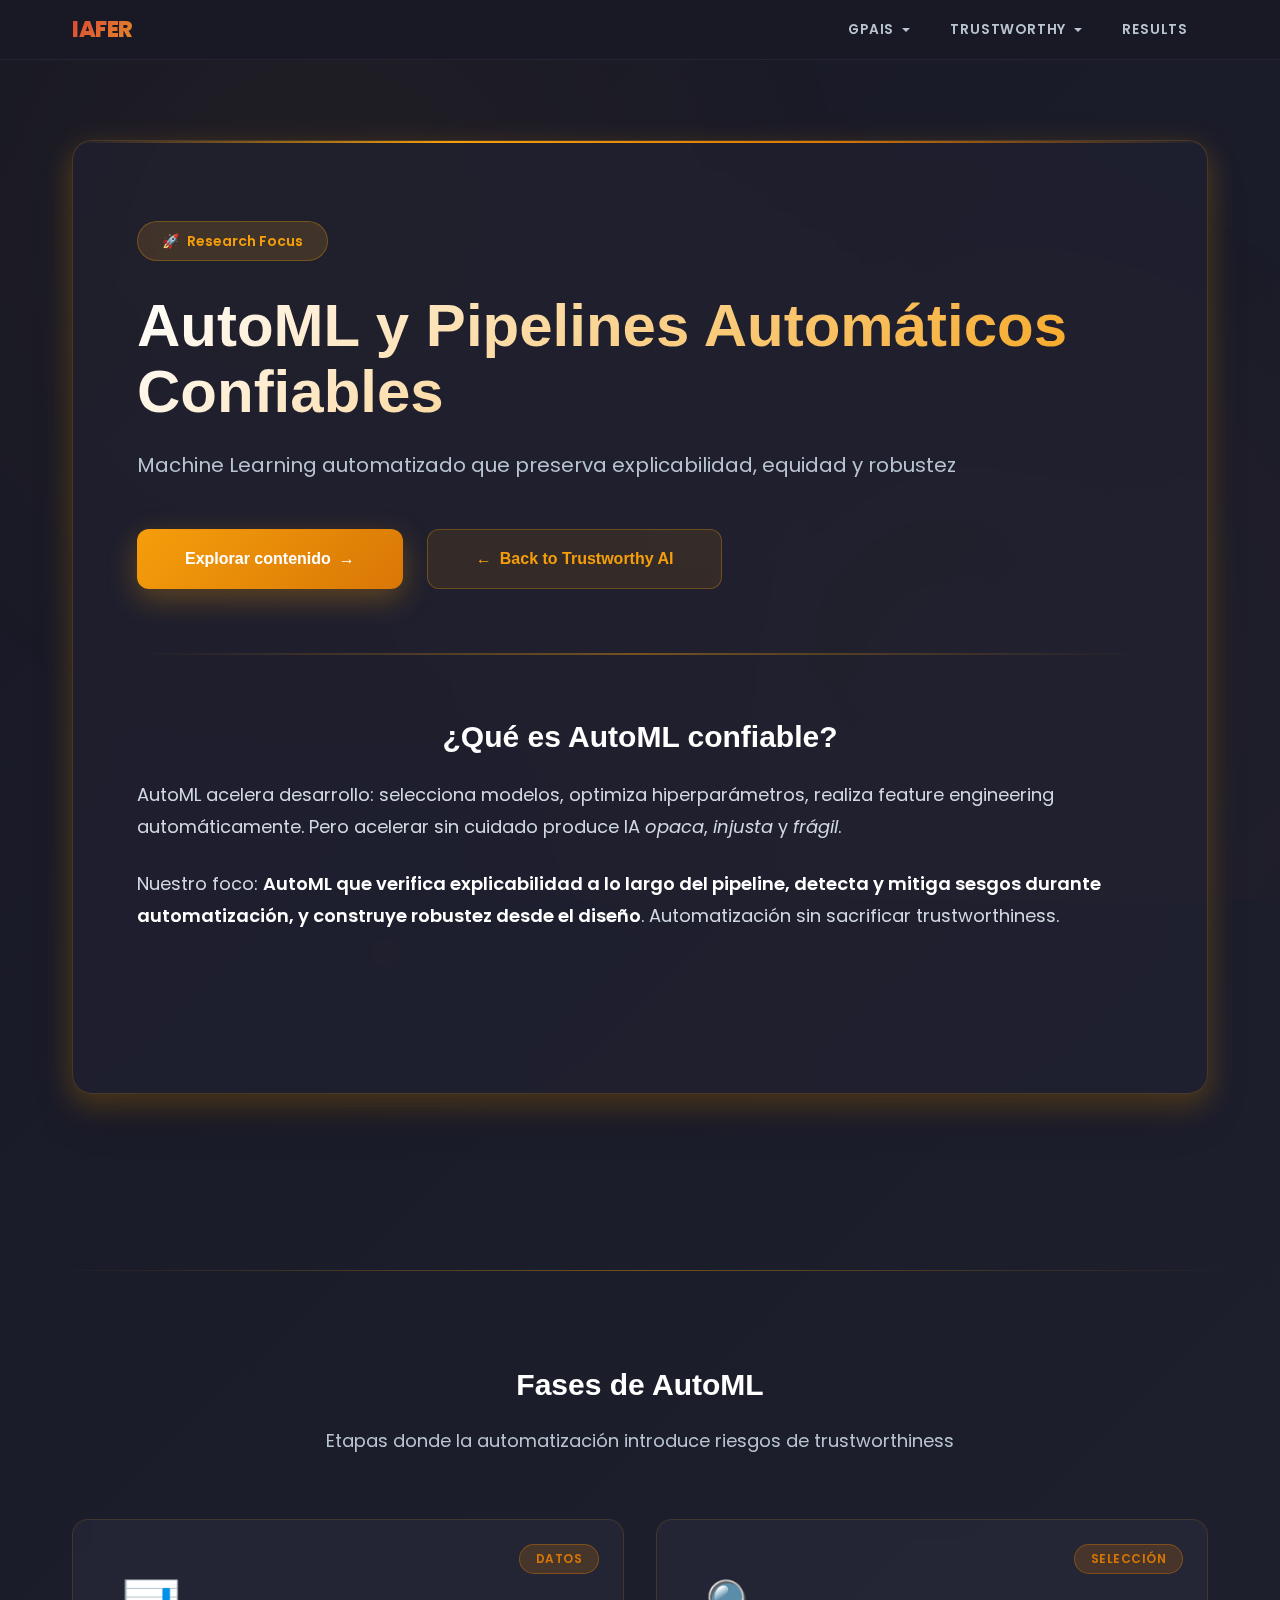
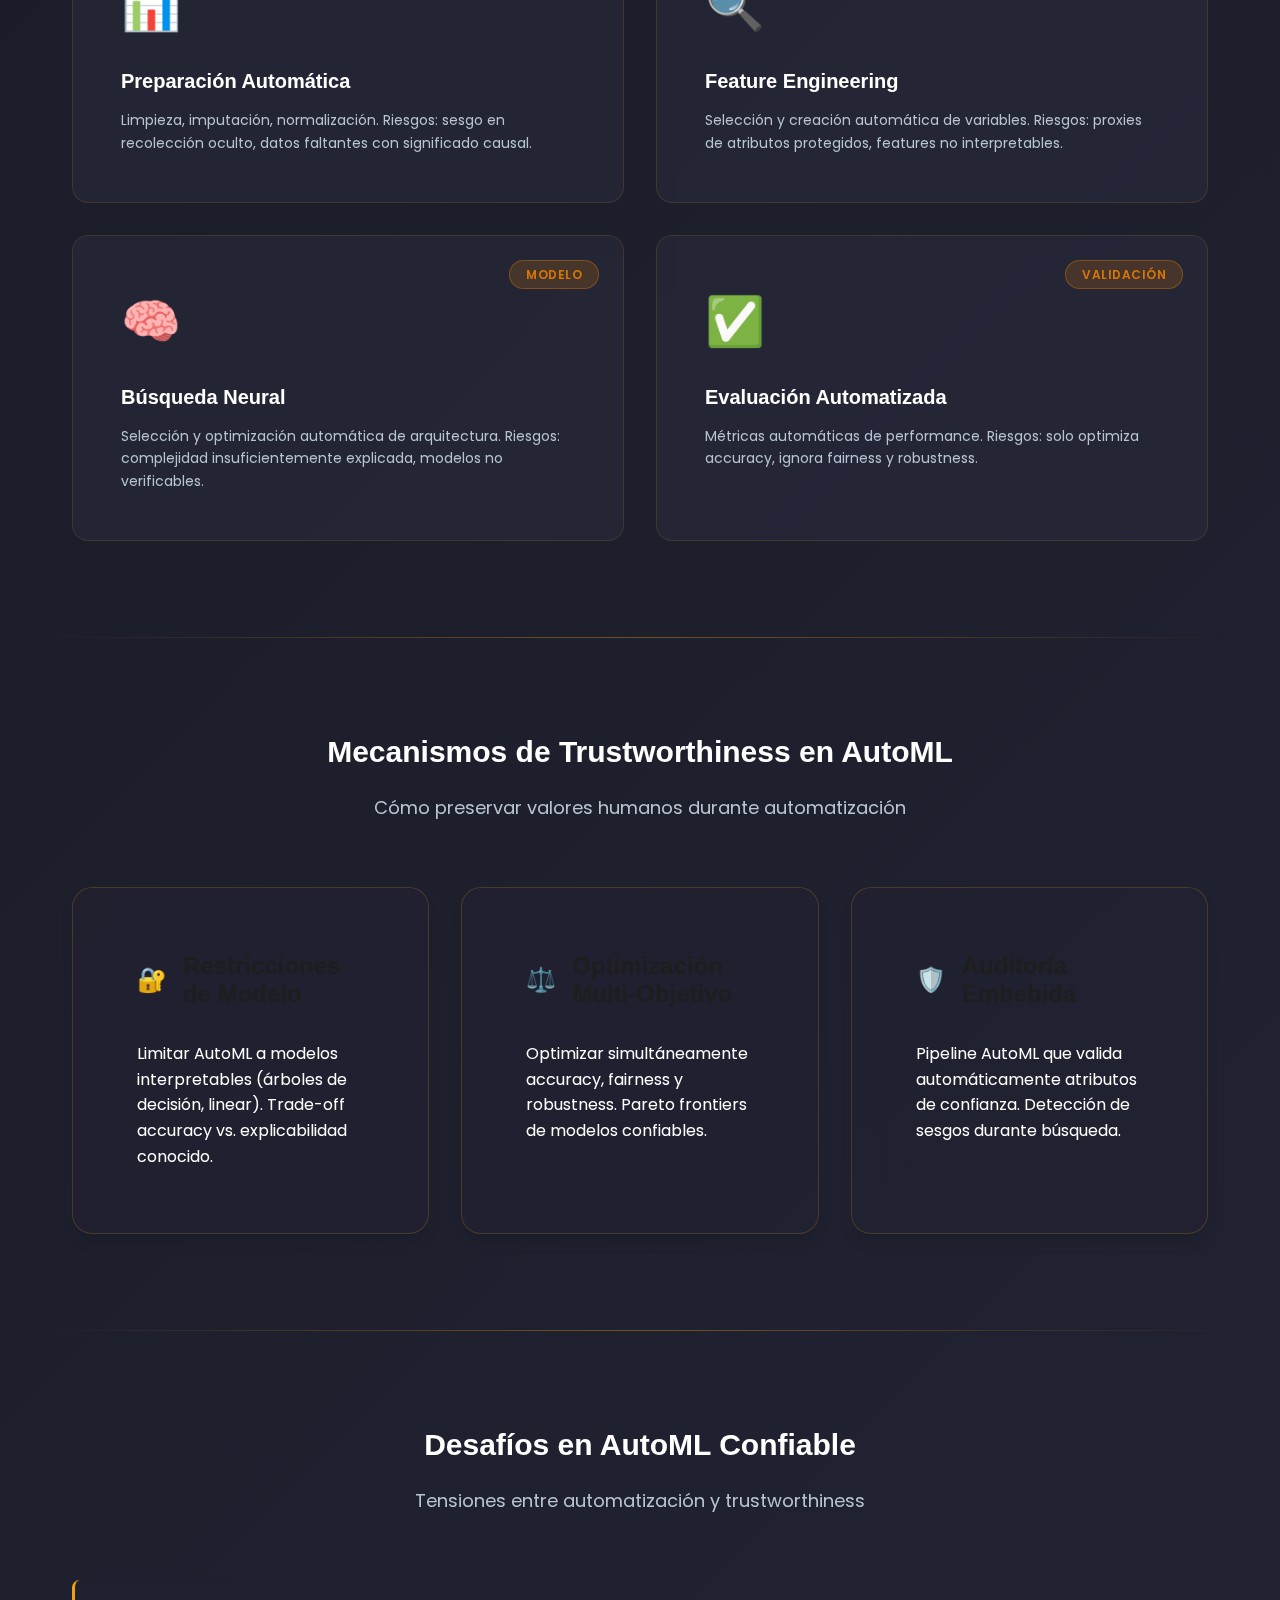
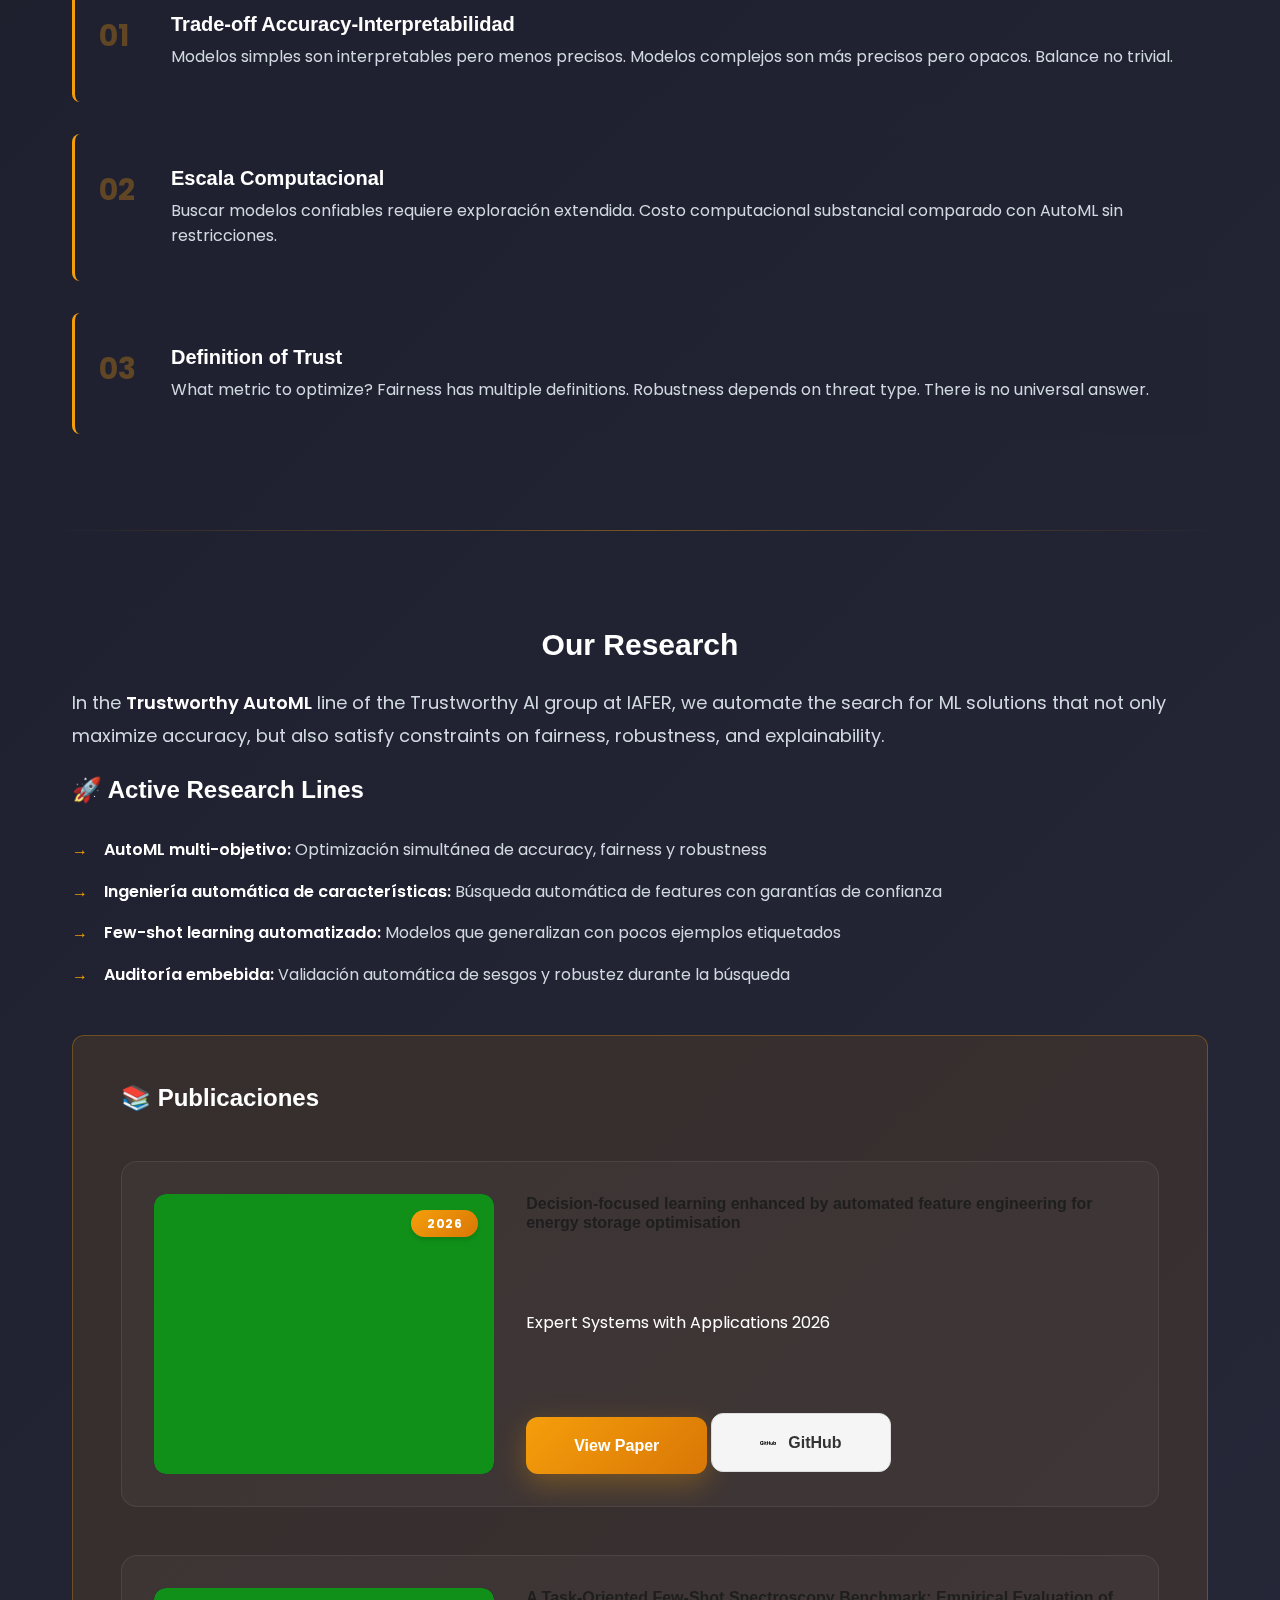
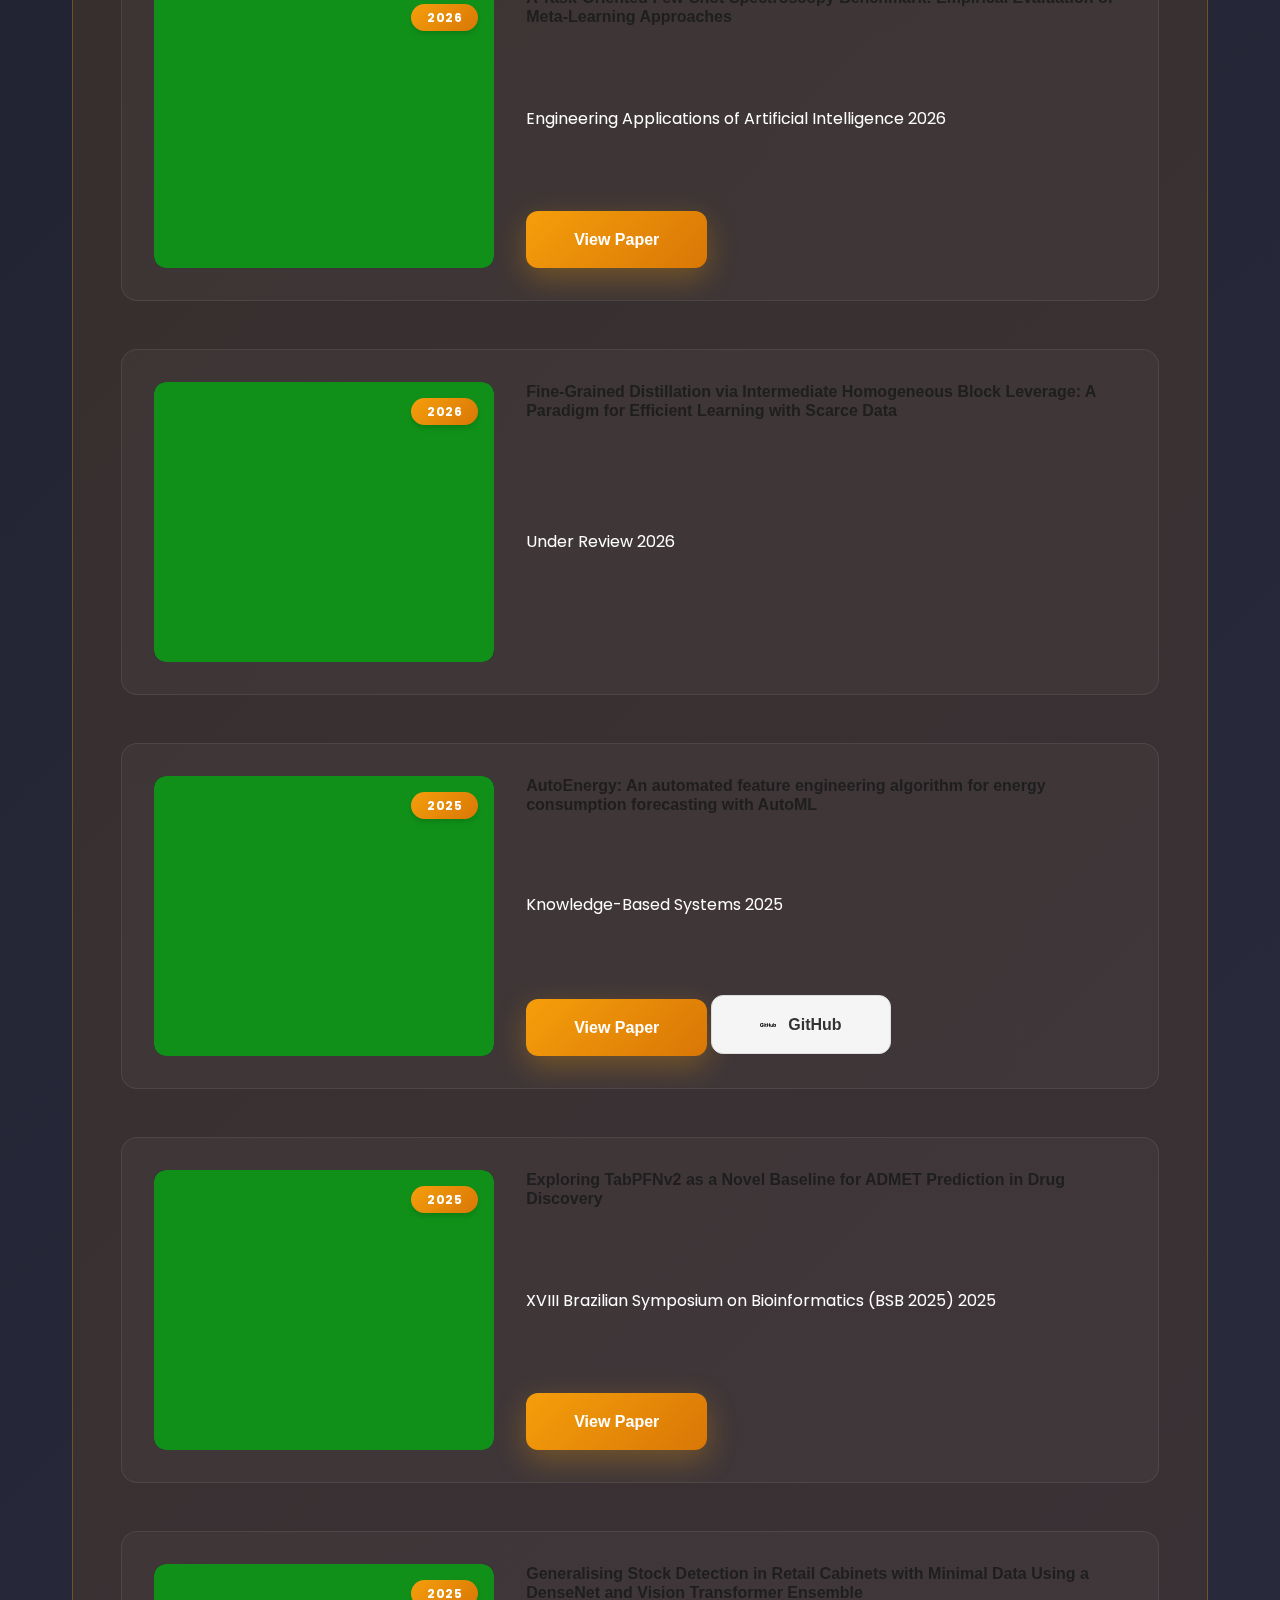
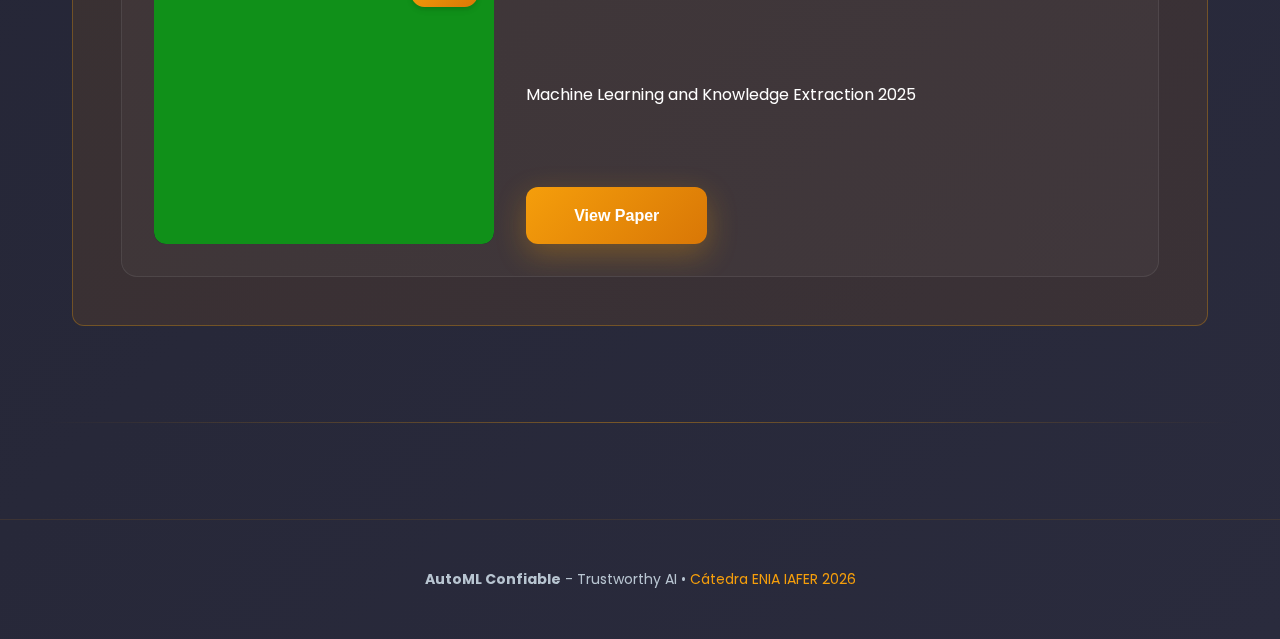
<file: trustworthy/automl/index.html>
<!DOCTYPE html>
<html lang="en" class="no-js">
<head>
    <meta charset="UTF-8">
    <meta name="viewport" content="width=device-width, initial-scale=1.0">
    <title>Trustworthy AutoML - Trustworthy AI | IAFER</title>
    <meta name="description" content="Automated Machine Learning that preserves explainability, fairness, and robustness.">
    
    <!-- Fonts -->
    <link href="https://fonts.googleapis.com/css2?family=Poppins:wght@300;400;500;600;700;800&display=swap" rel="stylesheet">
    
    <!-- Styles -->
    <link rel="stylesheet" href="../../css/base.css">
    <link rel="stylesheet" href="../../css/trustworthy.css">
    <link rel="stylesheet" href="../../css/responsive.css">
    <link rel="stylesheet" href="../../css/sidebar.css">
    <link rel="stylesheet" href="../../css/navbar.css">
</head>
<body id="top">
    <!-- ==============================
         MAIN NAVBAR
    ============================== -->
    <nav class="navbar" aria-label="Main navigation">
        <div class="navbar__inner">
            <a href="../../index.html" class="navbar__brand">IAFER</a>

            <ul class="navbar__menu" id="navbar-menu">
                <!-- GPAIS -->
                <li class="navbar__item navbar__item--dropdown">
                    <a href="../../gpais/index.html" class="navbar__link">GPAIS</a>
                    <ul class="navbar__dropdown">
                        <li><a href="../../gpais/contrastive-learning.html">Contrastive Learning</a></li>
                        <li><a href="../../gpais/self-supervised.html">Self-Supervised Learning</a></li>
                        <li><a href="../../gpais/zero-shot.html">Zero-Shot Learning</a></li>
                        <li><a href="../../gpais/agentic-ai.html">Agentic AI</a></li>
                    </ul>
                </li>

                <!-- Trustworthy -->
                <li class="navbar__item navbar__item--dropdown">
                    <a href="../../trustworthy/index.html" class="navbar__link">Trustworthy</a>
                    <ul class="navbar__dropdown">
                        <li><a href="../../trustworthy/explainability/index.html">Explainability (XAI)</a></li>
                        <li><a href="../../trustworthy/fairness/index.html">Fairness &amp; Bias</a></li>
                        <li><a href="../../trustworthy/robustness/index.html">Robustness</a></li>
                        <li><a href="../../trustworthy/privacy/index.html">Privacy</a></li>
                        <li><a href="../../trustworthy/governance/index.html">Governance</a></li>
                        <li><a href="../../trustworthy/automl/index.html">AutoML</a></li>
                        <li><a href="../../trustworthy/critical-applications/index.html">Critical Applications</a></li>
                    </ul>
                </li>

                <!-- Results -->
                <li class="navbar__item">
                    <a href="../../papers/index.html" class="navbar__link">Results</a>
                </li>
            </ul>

            <button class="navbar__hamburger" id="navbar-toggle" aria-label="Abrir menu">
                <span></span>
                <span></span>
                <span></span>
            </button>
        </div>
    </nav>


    <!-- Hero Section -->
    <div class="hero-wrapper">
        <div class="hero-particles">
            <div class="particle particle-1"></div>
            <div class="particle particle-2"></div>
            <div class="particle particle-3"></div>
            <div class="particle particle-4"></div>
            <div class="particle particle-5"></div>
        </div>

        <main class="container">
            <section class="hero-card">
                <!-- Badge superior -->
                <div class="hero-badge">
                    <span aria-hidden="true">🚀</span>
                    <span>Research Focus</span>
                </div>

                <!-- Título principal -->
                <h1 class="hero-title">AutoML y Pipelines Automáticos Confiables</h1>
                <p class="hero-subtitle">Machine Learning automatizado que preserva explicabilidad, equidad y robustez</p>

                <!-- Botones de acción -->
                <div class="hero-actions">
                    <a href="#fundamentos" class="btn btn-primary">
                        <span>Explorar contenido</span>
                        <span aria-hidden="true">→</span>
                    </a>
                    <a href="../index.html" class="btn btn-secondary">
                        <span aria-hidden="true">←</span>
                        <span>Back to Trustworthy AI</span>
                    </a>
                </div>

                <div class="hero-divider"></div>

                <!-- Introducción -->
                <section id="fundamentos" class="content-section">
                    <h2 class="section-title">¿Qué es AutoML confiable?</h2>
                    <div class="content-text">
                        <p>
                            AutoML acelera desarrollo: selecciona modelos, optimiza hiperparámetros, realiza 
                            feature engineering automáticamente. Pero acelerar sin cuidado produce IA <em>opaca</em>, 
                            <em>injusta</em> y <em>frágil</em>.
                        </p>
                        <p>
                            Nuestro foco: <strong>AutoML que verifica explicabilidad a lo largo del pipeline, 
                            detecta y mitiga sesgos durante automatización, y construye robustez desde el diseño</strong>. 
                            Automatización sin sacrificar trustworthiness.
                        </p>
                    </div>
                </section>
            </section>
        </main>
    </div>

    <!-- Divisor de sección -->
    <div class="section-divider"></div>

    <!-- Sección: Fases del Pipeline -->
    <div class="container">
        <section class="content-section">
            <h2 class="section-title">Fases de AutoML</h2>
            <p class="section-intro">
                Etapas donde la automatización introduce riesgos de trustworthiness
            </p>
            
            <div class="research-cards">
                <!-- Fase 1 -->
                <article class="research-card">
                    <span class="research-badge">Datos</span>
                    <div class="research-icon" aria-hidden="true">📊</div>
                    <h3 class="research-card-title">Preparación Automática</h3>
                    <p class="research-card-desc">
                        Limpieza, imputación, normalización. Riesgos: sesgo en recolección oculto, datos faltantes 
                        con significado causal.
                    </p>
                    <div class="research-card-glow"></div>
                </article>

                <!-- Fase 2 -->
                <article class="research-card">
                    <span class="research-badge">Selección</span>
                    <div class="research-icon" aria-hidden="true">🔍</div>
                    <h3 class="research-card-title">Feature Engineering</h3>
                    <p class="research-card-desc">
                        Selección y creación automática de variables. Riesgos: proxies de atributos protegidos, 
                        features no interpretables.
                    </p>
                    <div class="research-card-glow"></div>
                </article>

                <!-- Fase 3 -->
                <article class="research-card">
                    <span class="research-badge">Modelo</span>
                    <div class="research-icon" aria-hidden="true">🧠</div>
                    <h3 class="research-card-title">Búsqueda Neural</h3>
                    <p class="research-card-desc">
                        Selección y optimización automática de arquitectura. Riesgos: complejidad insuficientemente 
                        explicada, modelos no verificables.
                    </p>
                    <div class="research-card-glow"></div>
                </article>

                <!-- Fase 4 -->
                <article class="research-card">
                    <span class="research-badge">Validación</span>
                    <div class="research-icon" aria-hidden="true">✅</div>
                    <h3 class="research-card-title">Evaluación Automatizada</h3>
                    <p class="research-card-desc">
                        Métricas automáticas de performance. Riesgos: solo optimiza accuracy, ignora fairness 
                        y robustness.
                    </p>
                    <div class="research-card-glow"></div>
                </article>
            </div>
        </section>
    </div>

    <!-- Divisor de sección -->
    <div class="section-divider"></div>

    <!-- Sección: Mecanismos -->
    <div class="container">
        <section class="content-section">
            <h2 class="section-title">Mecanismos de Trustworthiness en AutoML</h2>
            <p class="section-intro">
                Cómo preservar valores humanos durante automatización
            </p>
            <div class="content-grid">
                <!-- Mecanismo 1 -->
                <article class="info-card">
                    <h3 class="info-card-title">
                        <span class="info-card-icon" aria-hidden="true">🔐</span>
                        Restricciones de Modelo
                    </h3>
                    <p class="info-card-text">
                        Limitar AutoML a modelos interpretables (árboles de decisión, linear). Trade-off accuracy 
                        vs. explicabilidad conocido.
                    </p>
                </article>

                <!-- Mecanismo 2 -->
                <article class="info-card">
                    <h3 class="info-card-title">
                        <span class="info-card-icon" aria-hidden="true">⚖️</span>
                        Optimización Multi-Objetivo
                    </h3>
                    <p class="info-card-text">
                        Optimizar simultáneamente accuracy, fairness y robustness. Pareto frontiers de modelos 
                        confiables.
                    </p>
                </article>

                <!-- Mecanismo 3 -->
                <article class="info-card">
                    <h3 class="info-card-title">
                        <span class="info-card-icon" aria-hidden="true">🛡️</span>
                        Auditoría Embebida
                    </h3>
                    <p class="info-card-text">
                        Pipeline AutoML que valida automáticamente atributos de confianza. Detección de sesgos 
                        durante búsqueda.
                    </p>
                </article>
            </div>
        </section>
    </div>

    <!-- Divisor de sección -->
    <div class="section-divider"></div>

    <!-- Sección: Desafíos -->
    <div class="container">
        <section class="content-section">
            <h2 class="section-title">Desafíos en AutoML Confiable</h2>
            <p class="section-intro">
                Tensiones entre automatización y trustworthiness
            </p>
            
            <div class="challenge-list">
                <div class="challenge-item">
                    <span class="challenge-number">01</span>
                    <h3 class="challenge-title">Trade-off Accuracy-Interpretabilidad</h3>
                    <p class="challenge-desc">
                        Modelos simples son interpretables pero menos precisos. Modelos complejos son 
                        más precisos pero opacos. Balance no trivial.
                    </p>
                </div>

                <div class="challenge-item">
                    <span class="challenge-number">02</span>
                    <h3 class="challenge-title">Escala Computacional</h3>
                    <p class="challenge-desc">
                        Buscar modelos confiables requiere exploración extendida. Costo computacional 
                        substancial comparado con AutoML sin restricciones.
                    </p>
                </div>

                <div class="challenge-item">
                    <span class="challenge-number">03</span>
                    <h3 class="challenge-title">Definition of Trust</h3>
                    <p class="challenge-desc">
                        What metric to optimize? Fairness has multiple definitions. Robustness depends 
                        on threat type. There is no universal answer.
                    </p>
                </div>
            </div>
        </section>
    </div>

    <!-- Divisor de sección -->
    <div class="section-divider"></div>

    <!-- Nuestra investigación -->
    <div class="container">
        <section class="content-section">
            <h2 class="section-title">Our Research</h2>
            <div class="content-text">
                <p>
                    In the <strong class="text-highlight">Trustworthy AutoML</strong> line of the Trustworthy AI group at IAFER,
                    we automate the search for ML solutions that not only maximize accuracy, 
                    but also satisfy constraints on fairness, robustness, and explainability.
                </p>
                <h3 class="highlight-title">🚀 Active Research Lines</h3>
                <ul class="feature-list">
                    <li><strong>AutoML multi-objetivo:</strong> Optimización simultánea de accuracy, fairness y robustness</li>
                    <li><strong>Ingeniería automática de características:</strong> Búsqueda automática de features con garantías de confianza</li>
                    <li><strong>Few-shot learning automatizado:</strong> Modelos que generalizan con pocos ejemplos etiquetados</li>
                    <li><strong>Auditoría embebida:</strong> Validación automática de sesgos y robustez durante la búsqueda</li>
                </ul>
            </div>
            <div class="highlight-box">
                <h3 class="highlight-title">📚 Publicaciones</h3>
                <div class="publications-container" id="research-line-papers" data-research-line="AutoML & Few-Shot Learning">
                    <p class="loading-message">Loading publications...</p>
                </div>
            </div>
        </section>
    </div>

    <!-- Divisor de sección -->
    <div class="section-divider"></div>

    <!-- Footer minimalista -->
    <footer class="footer">
        <div class="container">
            <p class="footer-text">
                <strong>AutoML Confiable</strong> - Trustworthy AI
                <span aria-hidden="true">•</span>
                <a href="../index.html" class="footer-link">Cátedra ENIA IAFER 2026</a>
            </p>
        </div>
    </footer>

    <!-- Scripts -->
    <script src="../../js/sidebar.js"></script>

    <!-- Research Line Paper Loader -->
    <script src="../../js/research-line.js"></script>

    <!-- Navbar -->
    <script src="../../js/base.js"></script>
    <script>
    (function() {
        const toggle = document.getElementById('navbar-toggle');
        const menu = document.getElementById('navbar-menu');

        toggle.addEventListener('click', function() {
            this.classList.toggle('active');
            menu.classList.toggle('open');
        });

        if ('ontouchstart' in window || window.innerWidth <= 768) {
            document.querySelectorAll('.navbar__item--dropdown > .navbar__link').forEach(function(link) {
                link.addEventListener('click', function(e) {
                    if (window.innerWidth <= 768) {
                        e.preventDefault();
                        this.parentElement.classList.toggle('open');
                    }
                });
            });
        }

        document.querySelectorAll('.navbar__dropdown a').forEach(function(link) {
            link.addEventListener('click', function() {
                menu.classList.remove('open');
                toggle.classList.remove('active');
            });
        });

        window.addEventListener('resize', function() {
            if (window.innerWidth > 768) {
                menu.classList.remove('open');
                toggle.classList.remove('active');
                document.querySelectorAll('.navbar__item--dropdown').forEach(function(item) {
                    item.classList.remove('open');
                });
            }
        });
    })();
    </script>
</body>
</html>
</file>
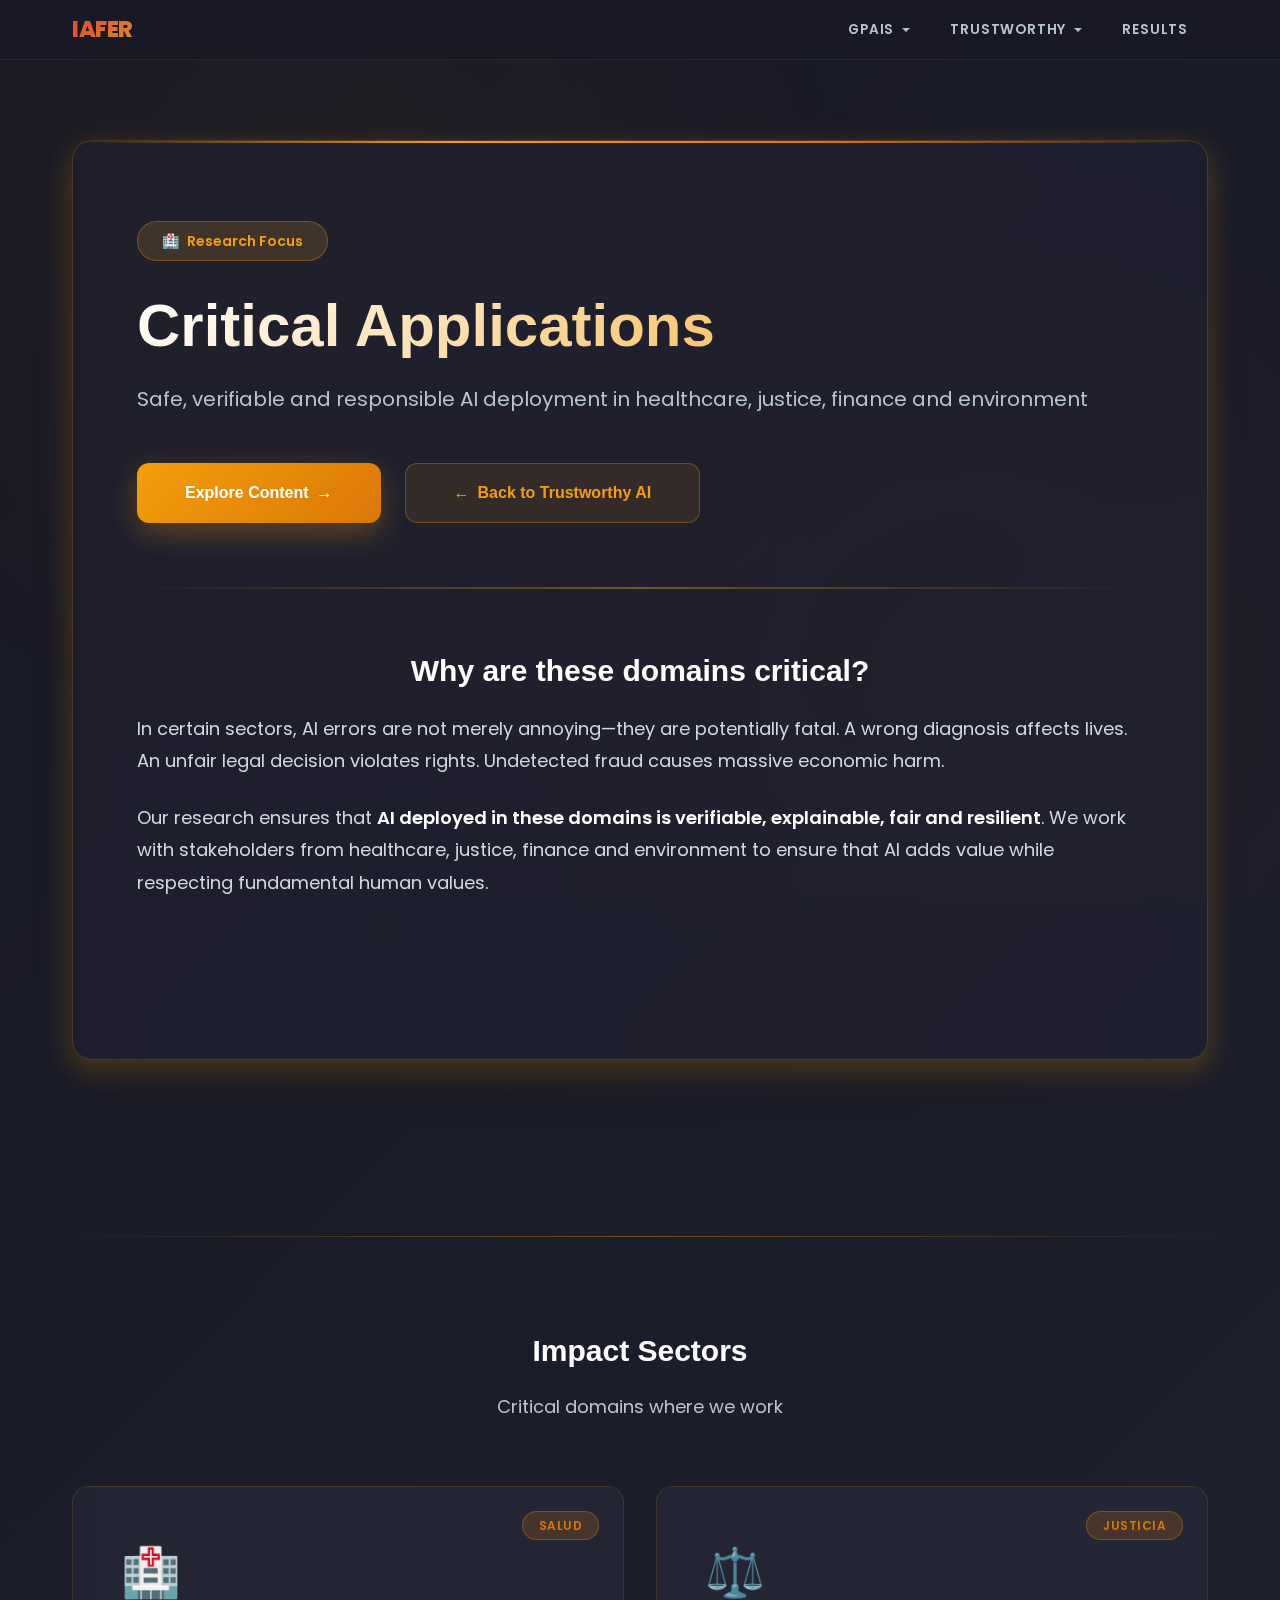
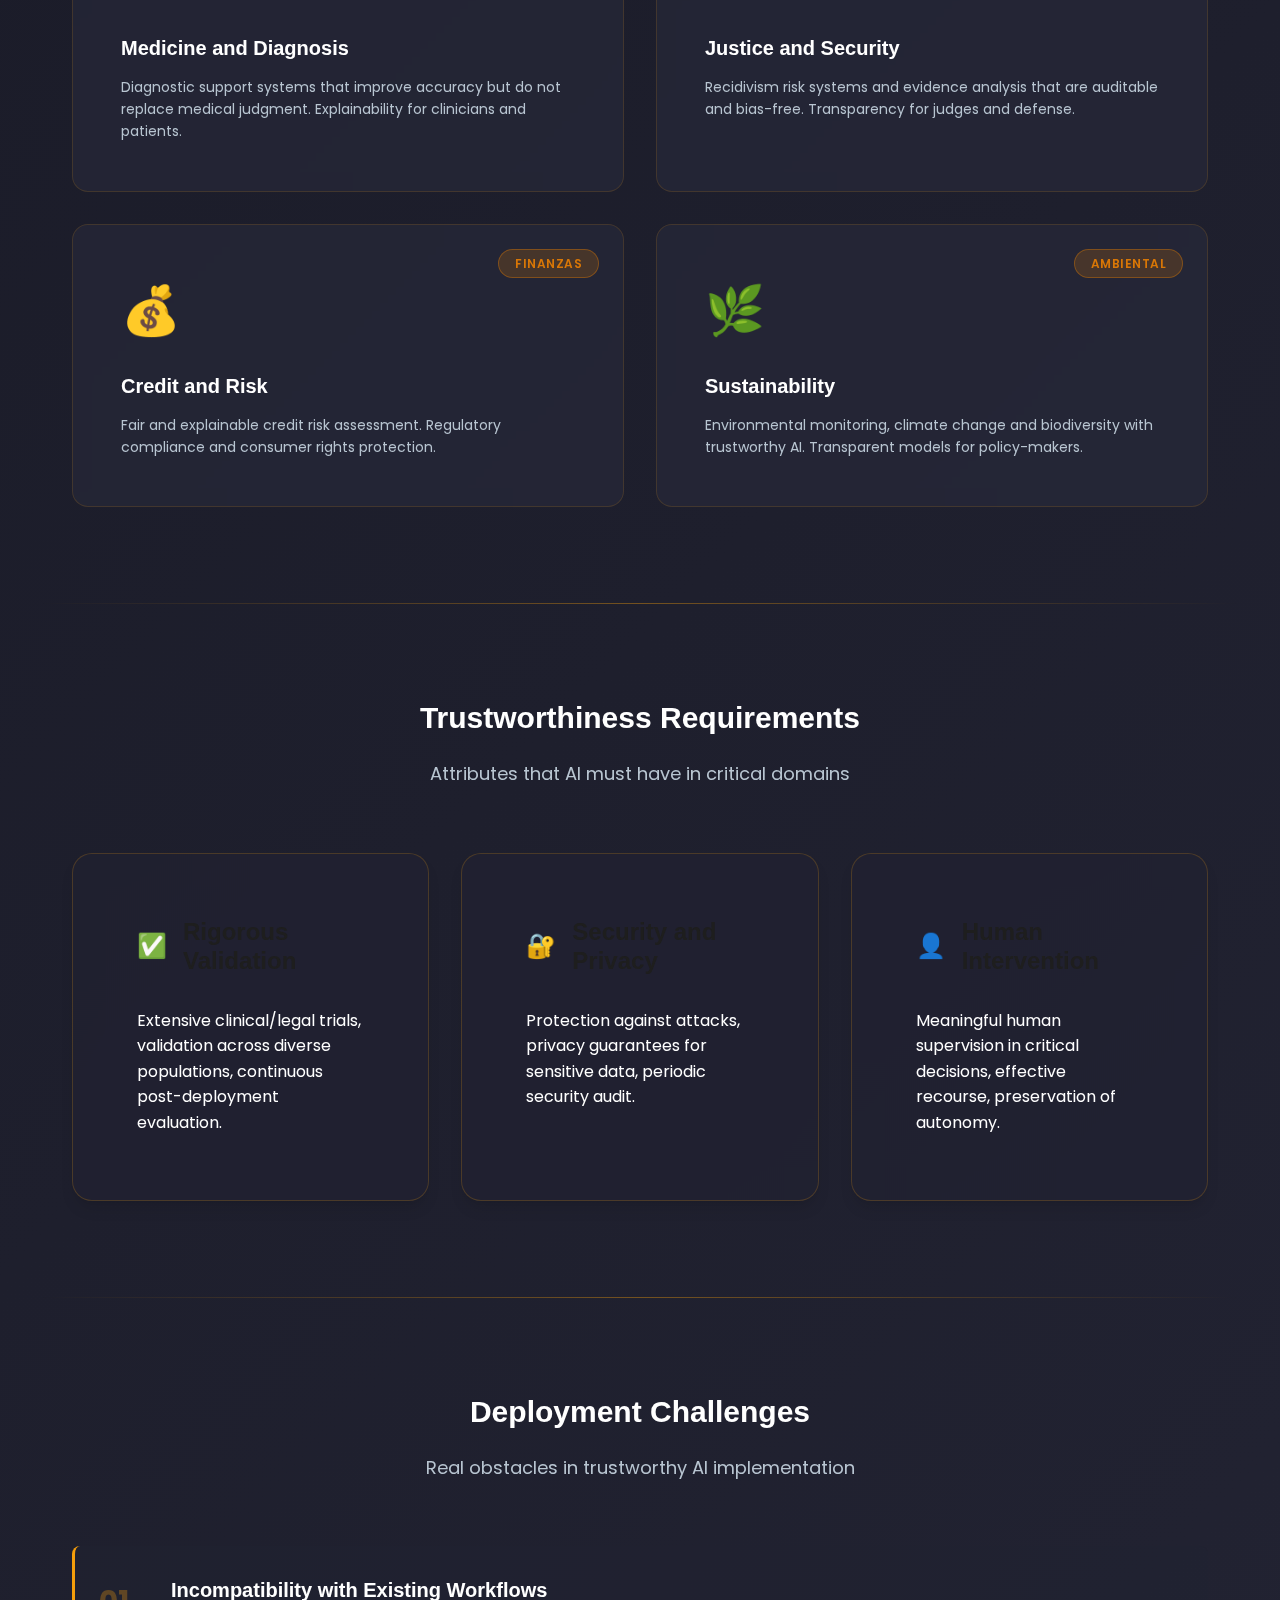
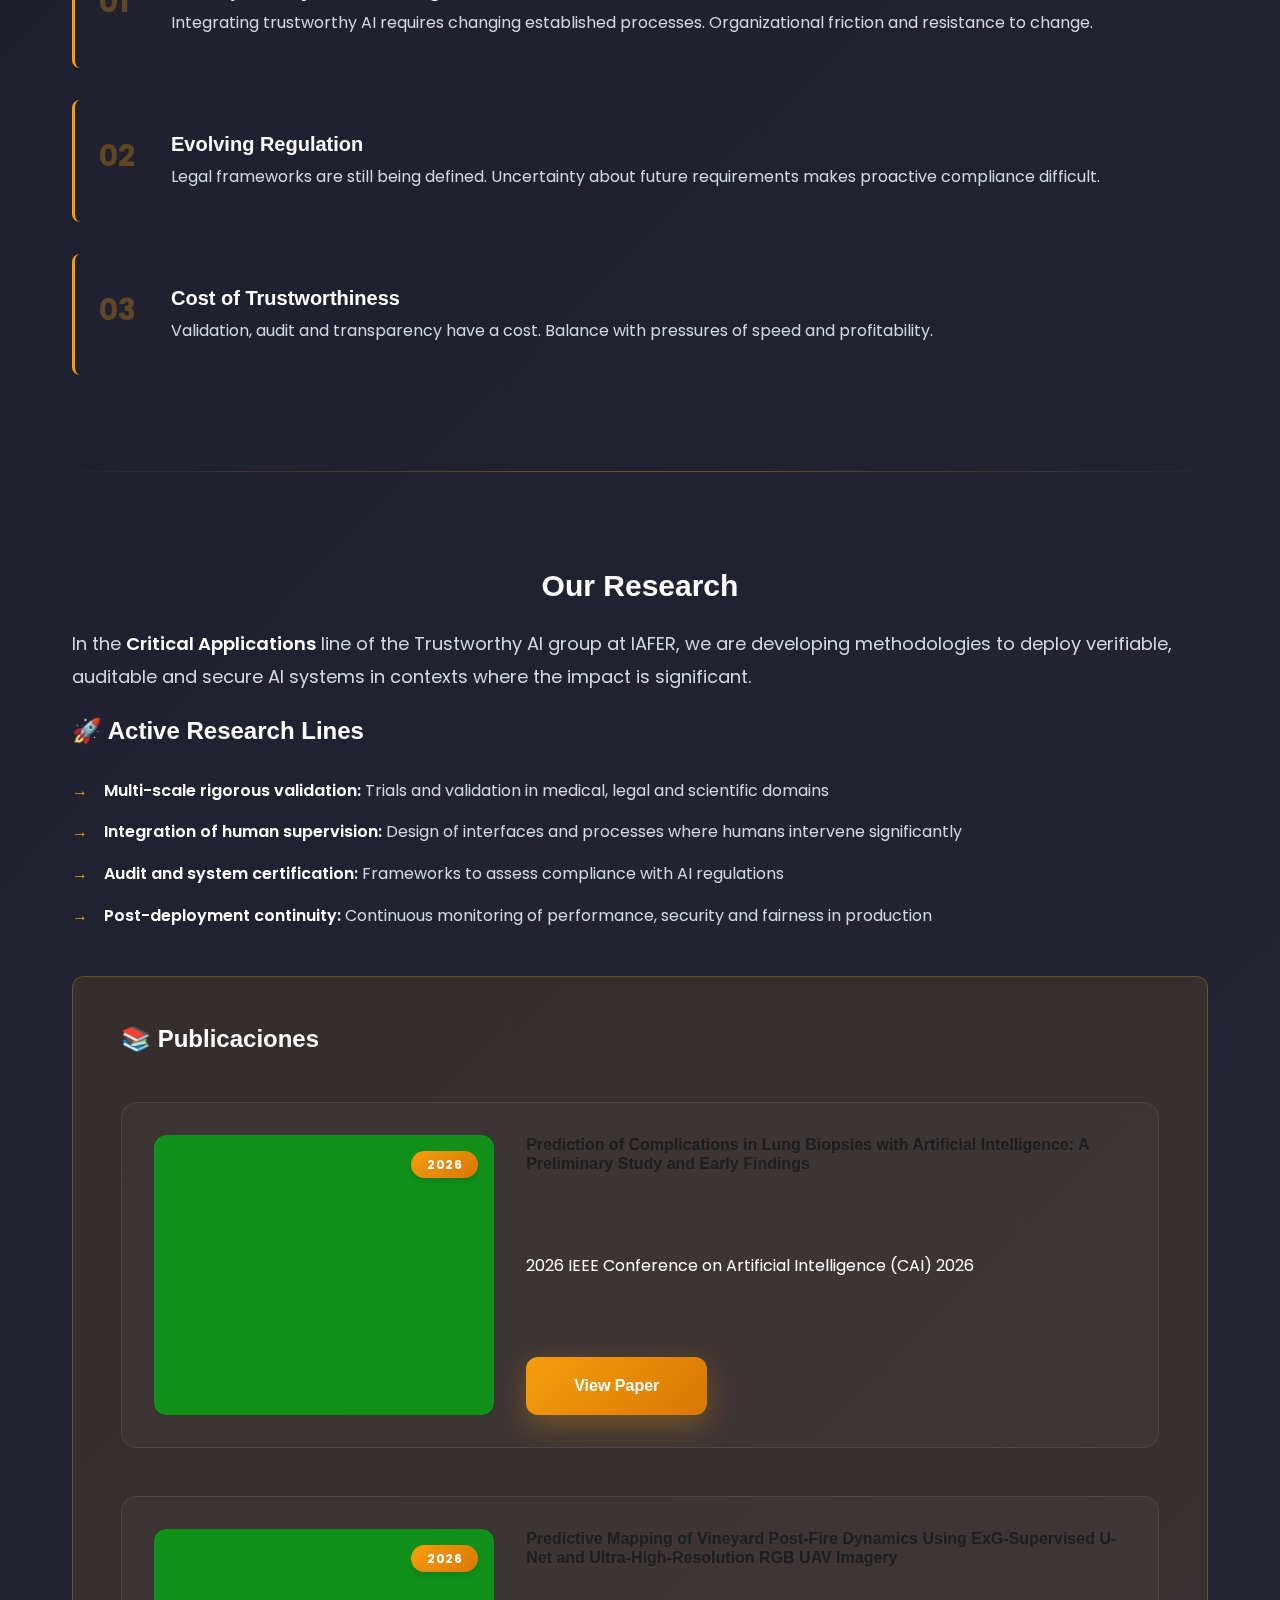
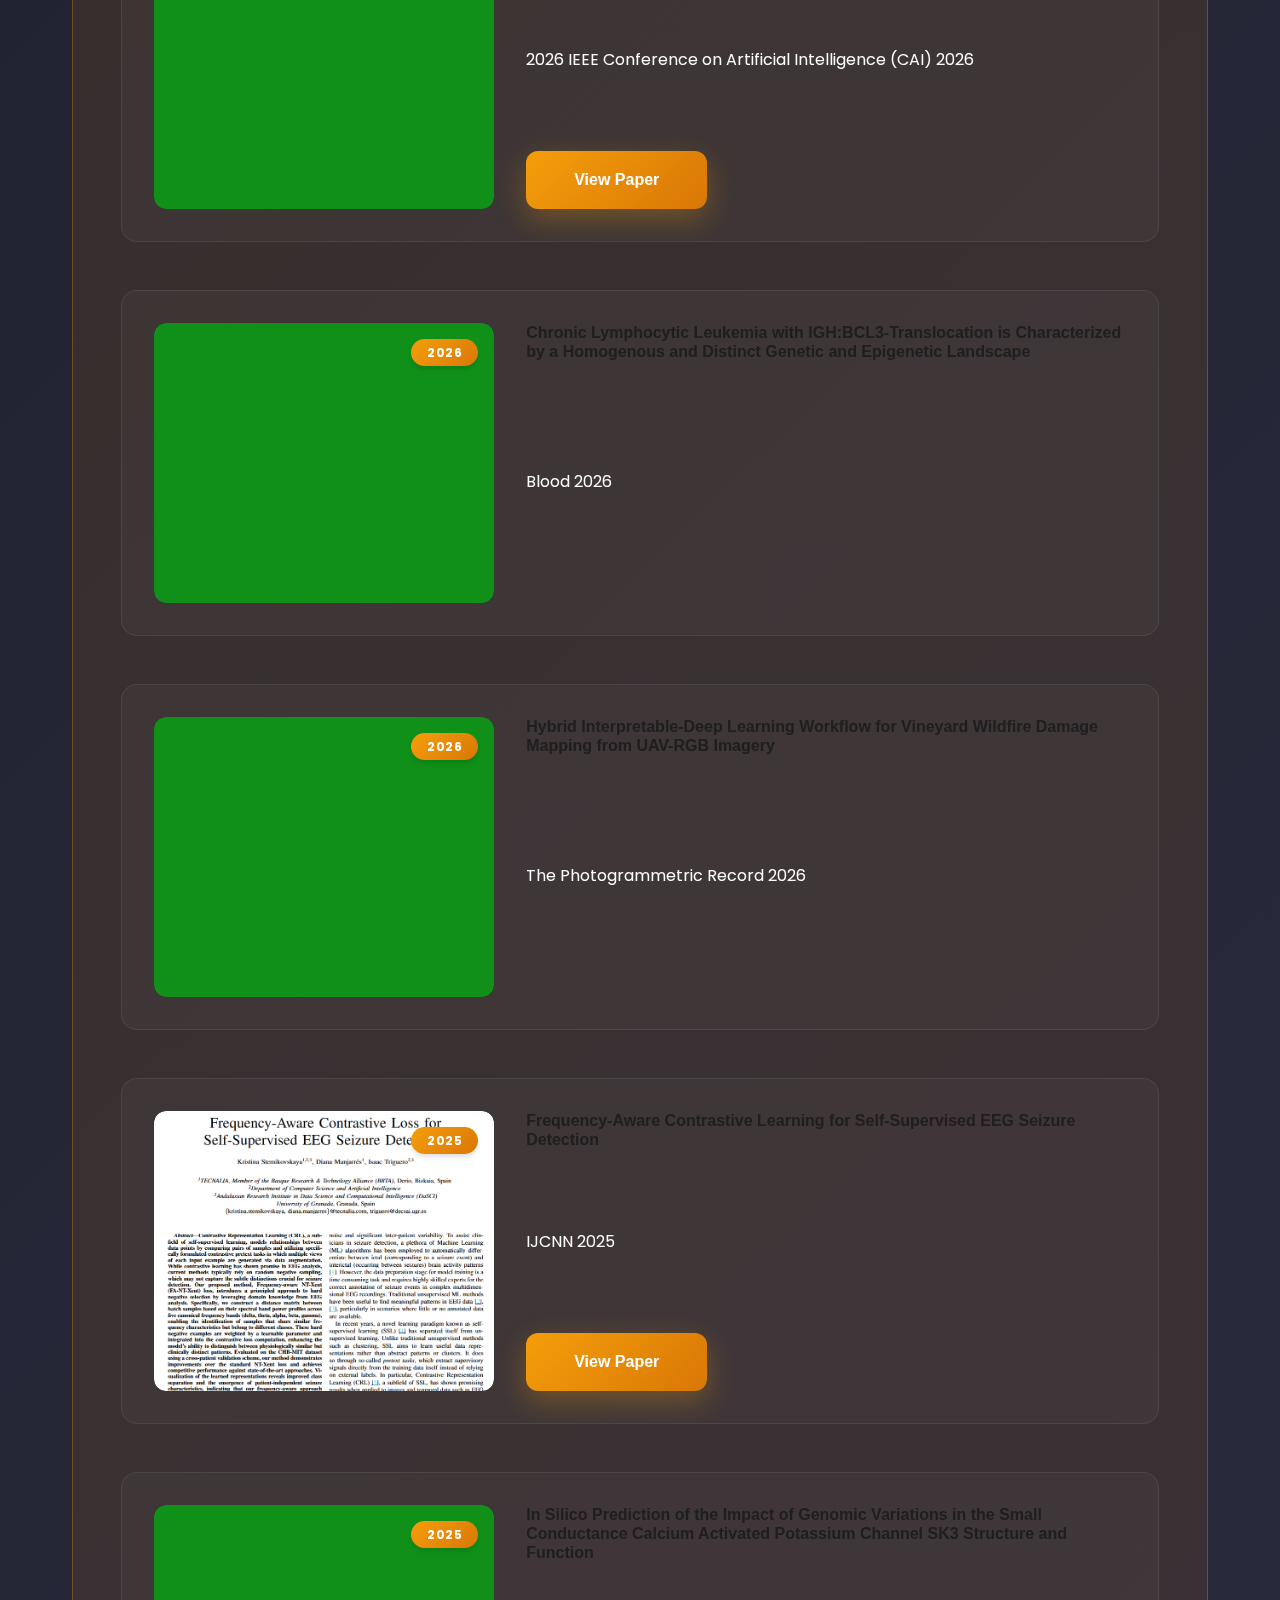
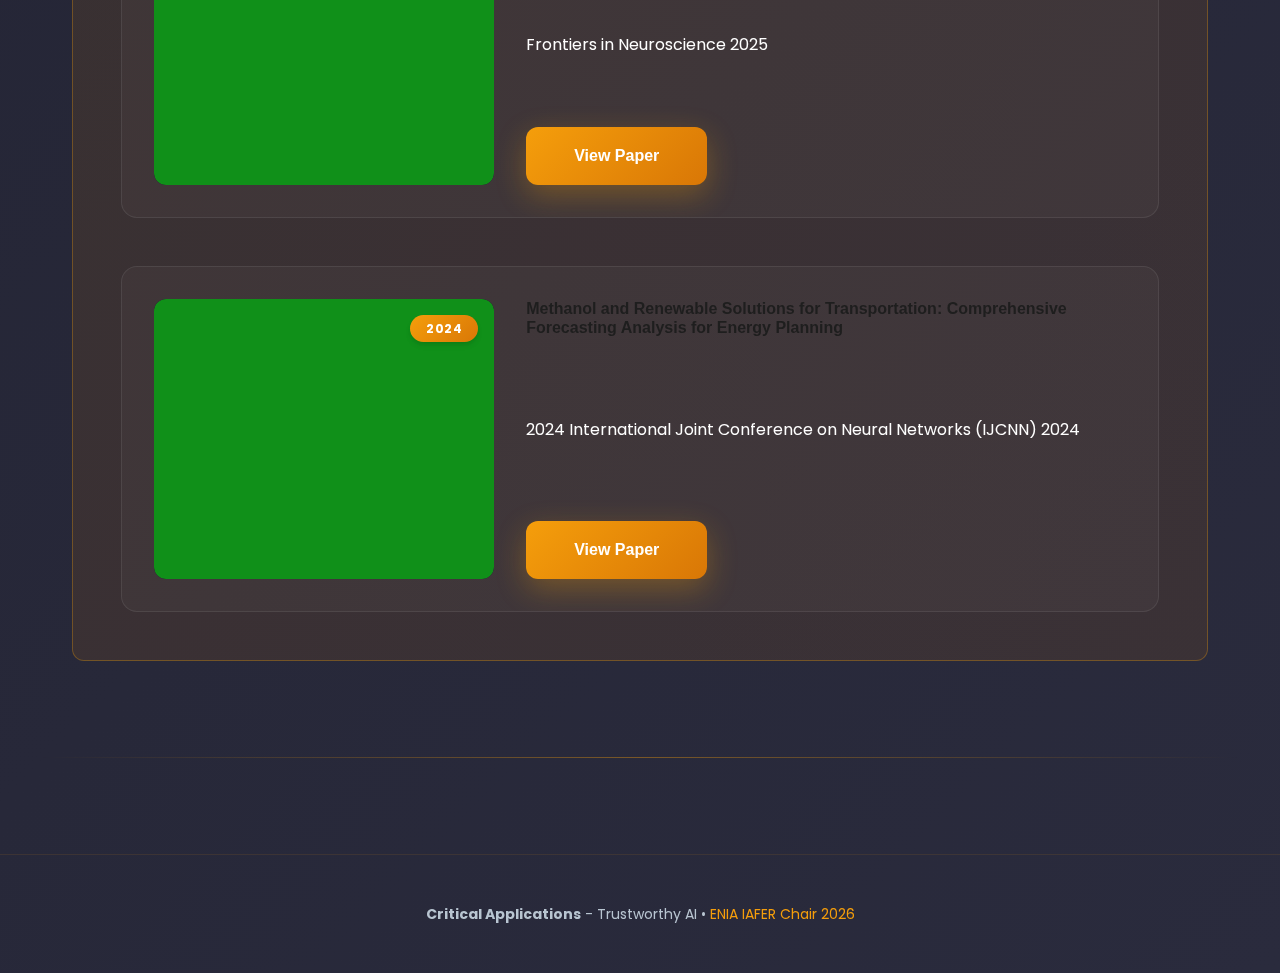
<file: trustworthy/critical-applications/index.html>
<!DOCTYPE html>
<html lang="en" class="no-js">
<head>
    <meta charset="UTF-8">
    <meta name="viewport" content="width=device-width, initial-scale=1.0">
    <title>Critical Applications - Trustworthy AI | IAFER</title>
    <meta name="description" content="Research on safe AI deployment in healthcare, justice, finance, and other high-risk sectors.">
    
    <!-- Fonts -->
    <link href="https://fonts.googleapis.com/css2?family=Poppins:wght@300;400;500;600;700;800&display=swap" rel="stylesheet">
    
    <!-- Styles -->
    <link rel="stylesheet" href="../../css/base.css">
    <link rel="stylesheet" href="../../css/trustworthy.css">
    <link rel="stylesheet" href="../../css/responsive.css">
    <link rel="stylesheet" href="../../css/sidebar.css">
    <link rel="stylesheet" href="../../css/navbar.css">
</head>
<body id="top">
    <!-- ==============================
         MAIN NAVBAR
    ============================== -->
    <nav class="navbar" aria-label="Main navigation">
        <div class="navbar__inner">
            <a href="../../index.html" class="navbar__brand">IAFER</a>

            <ul class="navbar__menu" id="navbar-menu">
                <!-- GPAIS -->
                <li class="navbar__item navbar__item--dropdown">
                    <a href="../../gpais/index.html" class="navbar__link">GPAIS</a>
                    <ul class="navbar__dropdown">
                        <li><a href="../../gpais/contrastive-learning.html">Contrastive Learning</a></li>
                        <li><a href="../../gpais/self-supervised.html">Self-Supervised Learning</a></li>
                        <li><a href="../../gpais/zero-shot.html">Zero-Shot Learning</a></li>
                        <li><a href="../../gpais/agentic-ai.html">Agentic AI</a></li>
                    </ul>
                </li>

                <!-- Trustworthy -->
                <li class="navbar__item navbar__item--dropdown">
                    <a href="../../trustworthy/index.html" class="navbar__link">Trustworthy</a>
                    <ul class="navbar__dropdown">
                        <li><a href="../../trustworthy/explainability/index.html">Explainability (XAI)</a></li>
                        <li><a href="../../trustworthy/fairness/index.html">Fairness &amp; Bias</a></li>
                        <li><a href="../../trustworthy/robustness/index.html">Robustness</a></li>
                        <li><a href="../../trustworthy/privacy/index.html">Privacy</a></li>
                        <li><a href="../../trustworthy/governance/index.html">Governance</a></li>
                        <li><a href="../../trustworthy/critical-applications/index.html">Critical Applications</a></li>
                    </ul>
                </li>

                <!-- Results -->
                <li class="navbar__item">
                    <a href="../../papers/index.html" class="navbar__link">Results</a>
                </li>
            </ul>

            <button class="navbar__hamburger" id="navbar-toggle" aria-label="Open menu">
                <span></span>
                <span></span>
                <span></span>
            </button>
        </div>
    </nav>


    <!-- Hero Section -->
    <div class="hero-wrapper">
        <div class="hero-particles">
            <div class="particle particle-1"></div>
            <div class="particle particle-2"></div>
            <div class="particle particle-3"></div>
            <div class="particle particle-4"></div>
            <div class="particle particle-5"></div>
        </div>

        <main class="container">
            <section class="hero-card">
                <!-- Badge superior -->
                <div class="hero-badge">
                    <span aria-hidden="true">🏥</span>
                    <span>Research Focus</span>
                </div>

                <!-- Título principal -->
                <h1 class="hero-title">Critical Applications</h1>
                <p class="hero-subtitle">Safe, verifiable and responsible AI deployment in healthcare, justice, finance and environment</p>

                <!-- Botones de acción -->
                <div class="hero-actions">
                    <a href="#fundamentos" class="btn btn-primary">
                        <span>Explore Content</span>
                        <span aria-hidden="true">→</span>
                    </a>
                    <a href="../index.html" class="btn btn-secondary">
                        <span aria-hidden="true">←</span>
                        <span>Back to Trustworthy AI</span>
                    </a>
                </div>

                <div class="hero-divider"></div>

                <!-- Introducción -->
                <section id="fundamentos" class="content-section">
                    <h2 class="section-title">Why are these domains critical?</h2>
                    <div class="content-text">
                        <p>
                            In certain sectors, AI errors are not merely annoying—they are potentially fatal. 
                            A wrong diagnosis affects lives. An unfair legal decision violates rights. Undetected fraud 
                            causes massive economic harm.
                        </p>
                        <p>
                            Our research ensures that <strong>AI deployed in these domains is verifiable, 
                            explainable, fair and resilient</strong>. We work with stakeholders from healthcare, justice, finance 
                            and environment to ensure that AI adds value while respecting fundamental human values.
                        </p>
                    </div>
                </section>
            </section>
        </main>
    </div>

    <!-- Section divider -->
    <div class="section-divider"></div>

    <!-- Section: Dominios -->
    <div class="container">
        <section class="content-section">
            <h2 class="section-title">Impact Sectors</h2>
            <p class="section-intro">
                Critical domains where we work
            </p>
            
            <div class="research-cards">
                <!-- Dominio 1 -->
                <article class="research-card">
                    <span class="research-badge">Salud</span>
                    <div class="research-icon" aria-hidden="true">🏥</div>
                    <h3 class="research-card-title">Medicine and Diagnosis</h3>
                    <p class="research-card-desc">
                        Diagnostic support systems that improve accuracy but do not replace medical judgment. 
                        Explainability for clinicians and patients.
                    </p>
                    <div class="research-card-glow"></div>
                </article>

                <!-- Dominio 2 -->
                <article class="research-card">
                    <span class="research-badge">Justicia</span>
                    <div class="research-icon" aria-hidden="true">⚖️</div>
                    <h3 class="research-card-title">Justice and Security</h3>
                    <p class="research-card-desc">
                        Recidivism risk systems and evidence analysis that are auditable and bias-free. 
                        Transparency for judges and defense.
                    </p>
                    <div class="research-card-glow"></div>
                </article>

                <!-- Dominio 3 -->
                <article class="research-card">
                    <span class="research-badge">Finanzas</span>
                    <div class="research-icon" aria-hidden="true">💰</div>
                    <h3 class="research-card-title">Credit and Risk</h3>
                    <p class="research-card-desc">
                        Fair and explainable credit risk assessment. Regulatory compliance and consumer rights protection.
                    </p>
                    <div class="research-card-glow"></div>
                </article>

                <!-- Dominio 4 -->
                <article class="research-card">
                    <span class="research-badge">Ambiental</span>
                    <div class="research-icon" aria-hidden="true">🌿</div>
                    <h3 class="research-card-title">Sustainability</h3>
                    <p class="research-card-desc">
                        Environmental monitoring, climate change and biodiversity with trustworthy AI. 
                        Transparent models for policy-makers.
                    </p>
                    <div class="research-card-glow"></div>
                </article>
            </div>
        </section>
    </div>

    <!-- Section divider -->
    <div class="section-divider"></div>

    <!-- Section: Requisitos -->
    <div class="container">
        <section class="content-section">
            <h2 class="section-title">Trustworthiness Requirements</h2>
            <p class="section-intro">
                Attributes that AI must have in critical domains
            </p>
            <div class="content-grid">
                <!-- Requisito 1 -->
                <article class="info-card">
                    <h3 class="info-card-title">
                        <span class="info-card-icon" aria-hidden="true">✅</span>
                        Rigorous Validation
                    </h3>
                    <p class="info-card-text">
                        Extensive clinical/legal trials, validation across diverse populations, 
                        continuous post-deployment evaluation.
                    </p>
                </article>

                <!-- Requisito 2 -->
                <article class="info-card">
                    <h3 class="info-card-title">
                        <span class="info-card-icon" aria-hidden="true">🔐</span>
                        Security and Privacy
                    </h3>
                    <p class="info-card-text">
                        Protection against attacks, privacy guarantees for sensitive data, 
                        periodic security audit.
                    </p>
                </article>

                <!-- Requisito 3 -->
                <article class="info-card">
                    <h3 class="info-card-title">
                        <span class="info-card-icon" aria-hidden="true">👤</span>
                        Human Intervention
                    </h3>
                    <p class="info-card-text">
                        Meaningful human supervision in critical decisions, effective recourse, 
                        preservation of autonomy.
                    </p>
                </article>
            </div>
        </section>
    </div>

    <!-- Section divider -->
    <div class="section-divider"></div>

    <!-- Section: Desafíos -->
    <div class="container">
        <section class="content-section">
            <h2 class="section-title">Deployment Challenges</h2>
            <p class="section-intro">
                Real obstacles in trustworthy AI implementation
            </p>
            
            <div class="challenge-list">
                <div class="challenge-item">
                    <span class="challenge-number">01</span>
                    <h3 class="challenge-title">Incompatibility with Existing Workflows</h3>
                    <p class="challenge-desc">
                        Integrating trustworthy AI requires changing established processes. Organizational friction 
                        and resistance to change.
                    </p>
                </div>

                <div class="challenge-item">
                    <span class="challenge-number">02</span>
                    <h3 class="challenge-title">Evolving Regulation</h3>
                    <p class="challenge-desc">
                        Legal frameworks are still being defined. Uncertainty about future requirements 
                        makes proactive compliance difficult.
                    </p>
                </div>

                <div class="challenge-item">
                    <span class="challenge-number">03</span>
                    <h3 class="challenge-title">Cost of Trustworthiness</h3>
                    <p class="challenge-desc">
                        Validation, audit and transparency have a cost. Balance with pressures 
                        of speed and profitability.
                    </p>
                </div>
            </div>
        </section>
    </div>

    <!-- Section divider -->
    <div class="section-divider"></div>

    <!-- Our Research -->
    <div class="container">
        <section class="content-section">
            <h2 class="section-title">Our Research</h2>
            <div class="content-text">
                <p>
                    In the <strong class="text-highlight">Critical Applications</strong> line of the Trustworthy AI group at IAFER,
                    we are developing methodologies to deploy verifiable, auditable and secure AI systems 
                    in contexts where the impact is significant.
                </p>
                <h3 class="highlight-title">🚀 Active Research Lines</h3>
                <ul class="feature-list">
                    <li><strong>Multi-scale rigorous validation:</strong> Trials and validation in medical, legal and scientific domains</li>
                    <li><strong>Integration of human supervision:</strong> Design of interfaces and processes where humans intervene significantly</li>
                    <li><strong>Audit and system certification:</strong> Frameworks to assess compliance with AI regulations</li>
                    <li><strong>Post-deployment continuity:</strong> Continuous monitoring of performance, security and fairness in production</li>
                </ul>
            </div>
            <div class="highlight-box">
                <h3 class="highlight-title">📚 Publicaciones</h3>
                <div class="publications-container" id="research-line-papers" data-research-line="Critical Applications">
                    <!-- Papers cargados dinámicamente -->
                    <p class="loading-message">Loading publications...</p>
                </div>
            </div>
        </section>
    </div>

    <!-- Section divider -->
    <div class="section-divider"></div>

    <!-- Footer minimalista -->
    <footer class="footer">
        <div class="container">
            <p class="footer-text">
                <strong>Critical Applications</strong> - Trustworthy AI
                <span aria-hidden="true">•</span>
                <a href="../index.html" class="footer-link">ENIA IAFER Chair 2026</a>
            </p>
        </div>
    </footer>

    <!-- Scripts -->
    <script src="../../js/sidebar.js"></script>
    <script src="../../js/base.js"></script>
    <script src="../../js/research-line.js"></script>
</body>
</html>
</file>
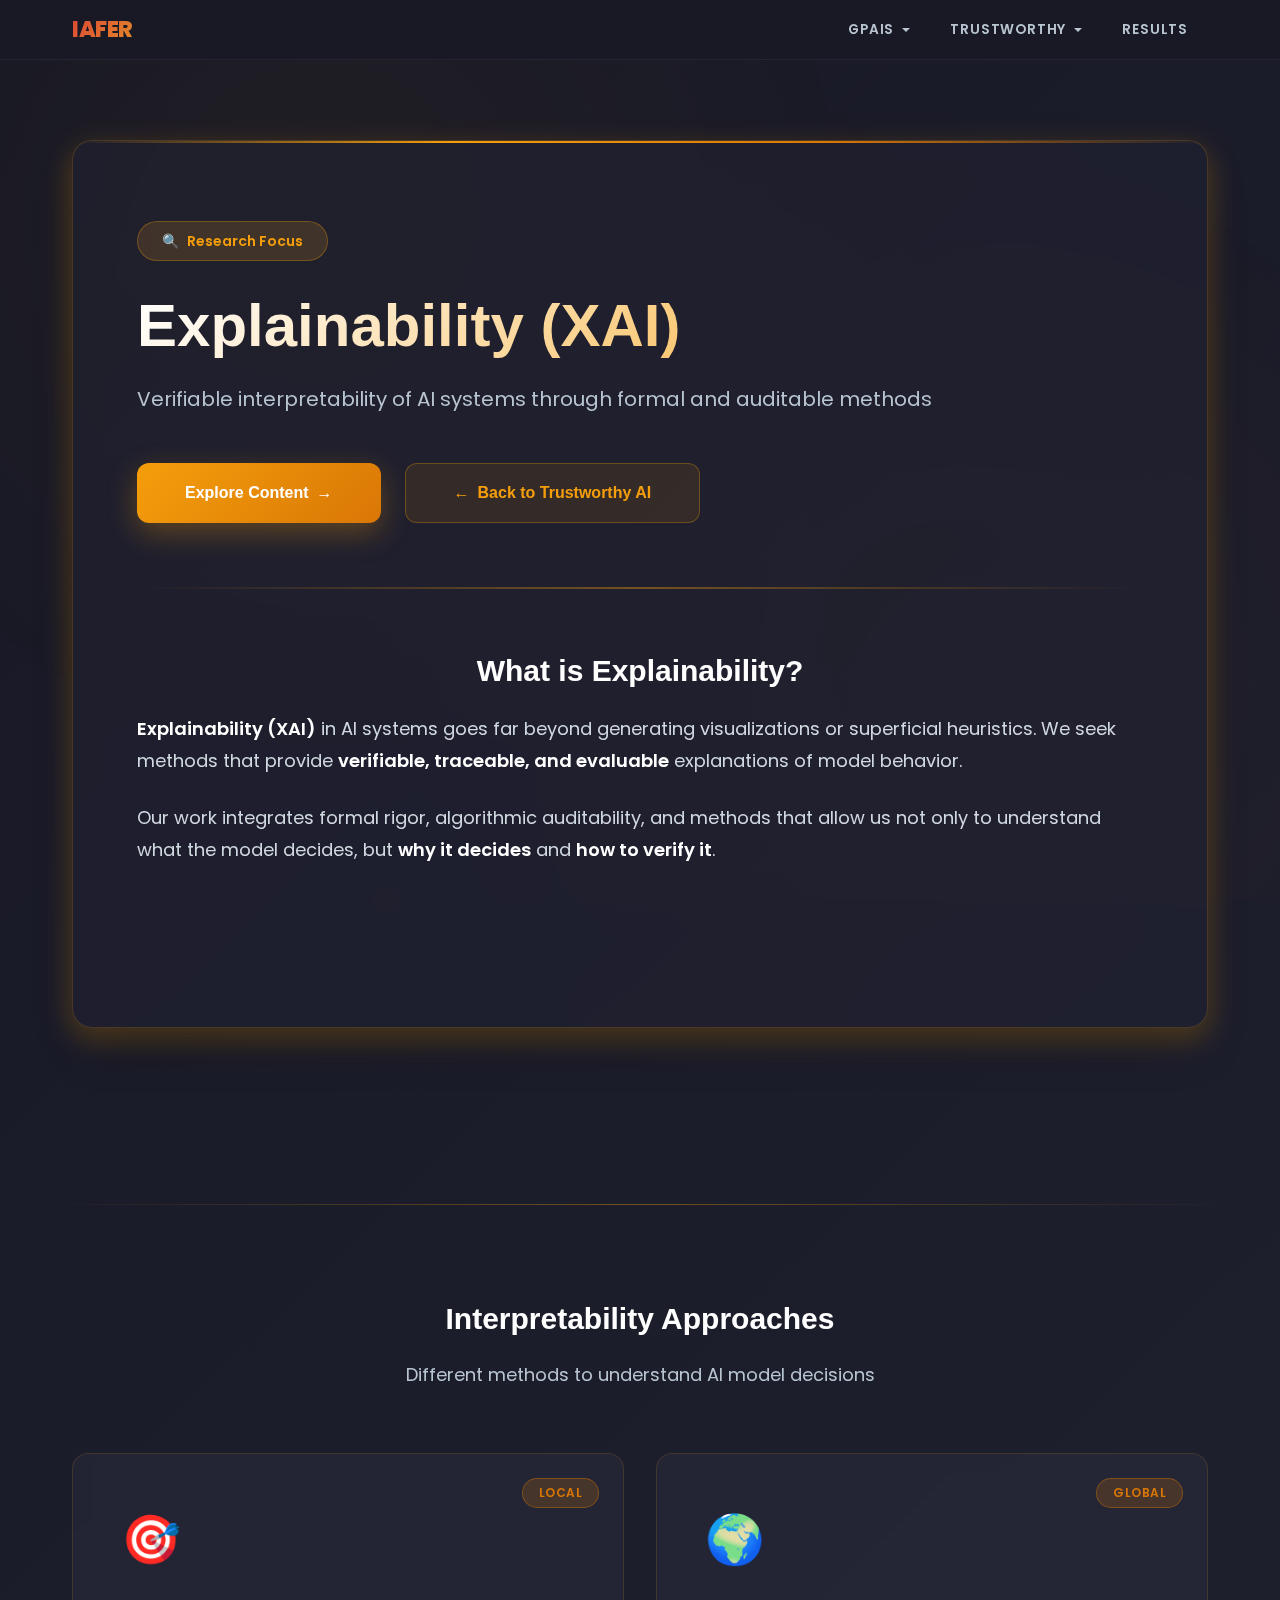
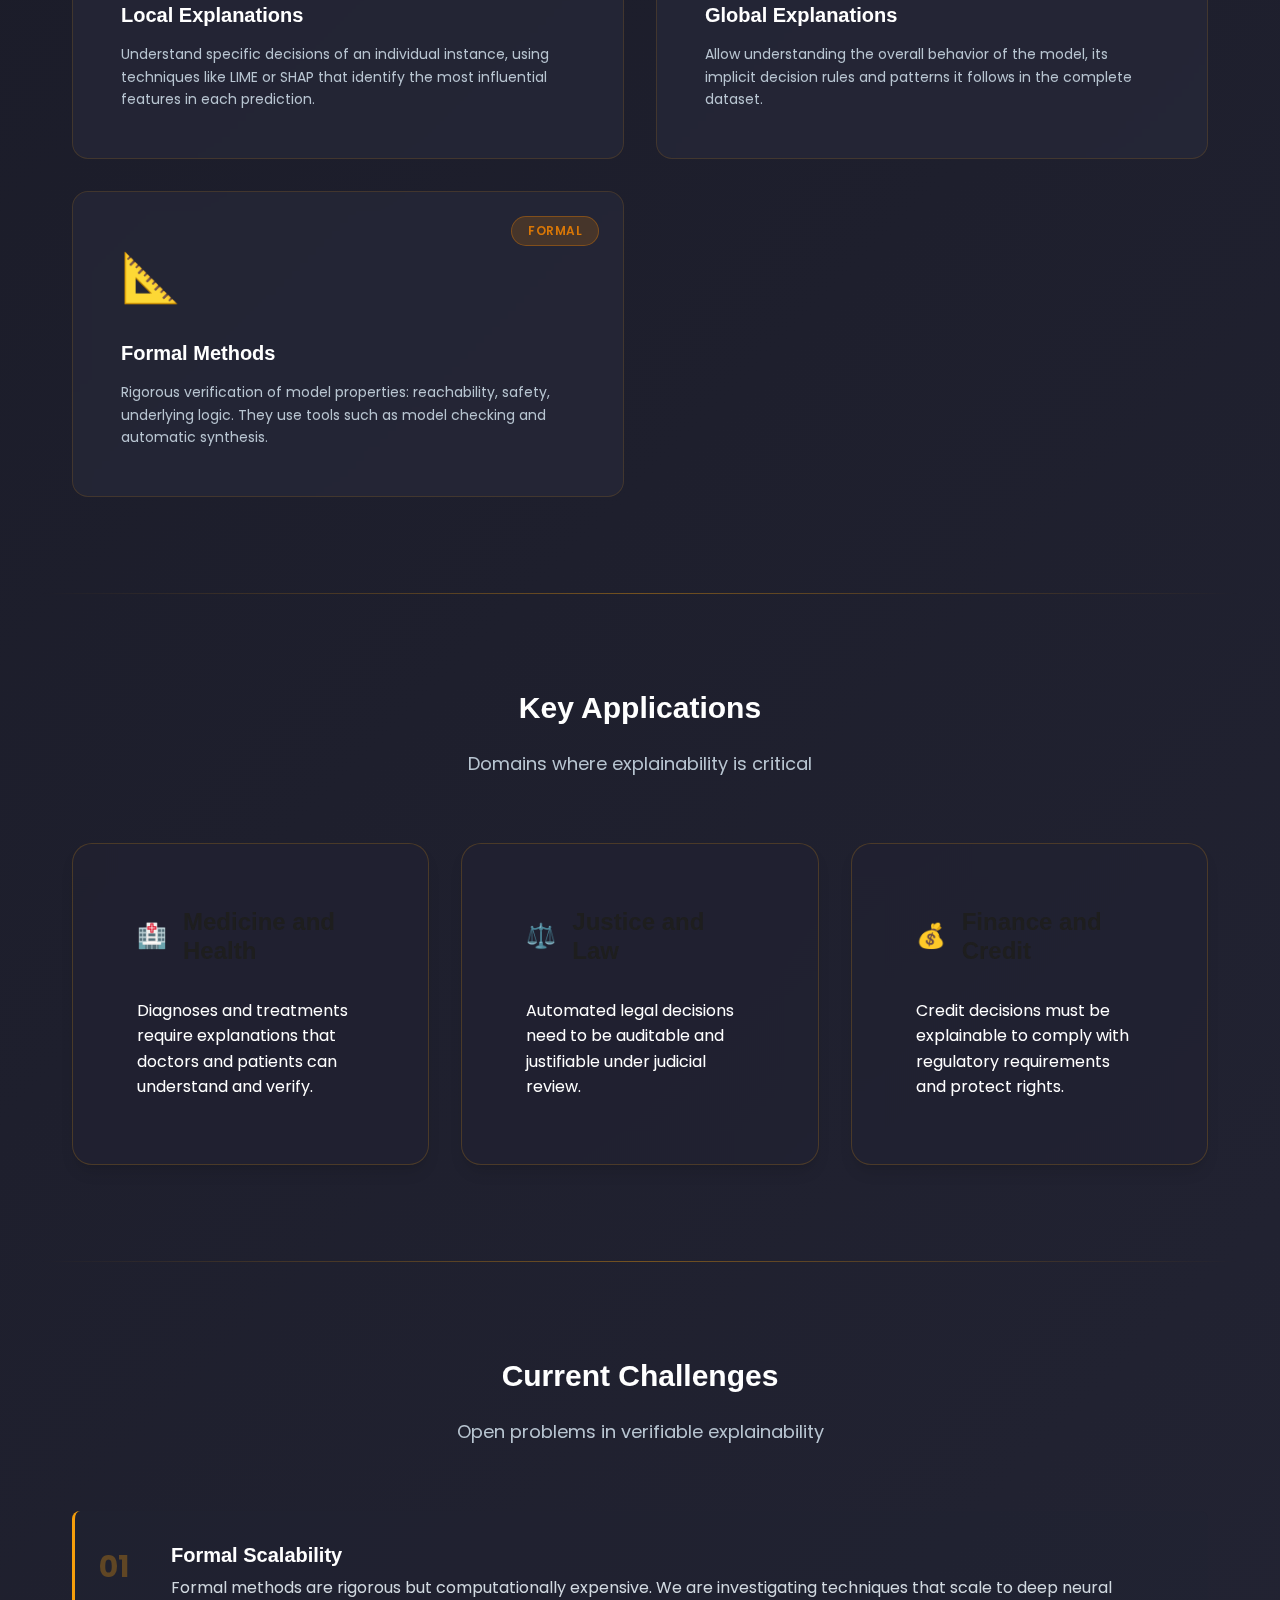
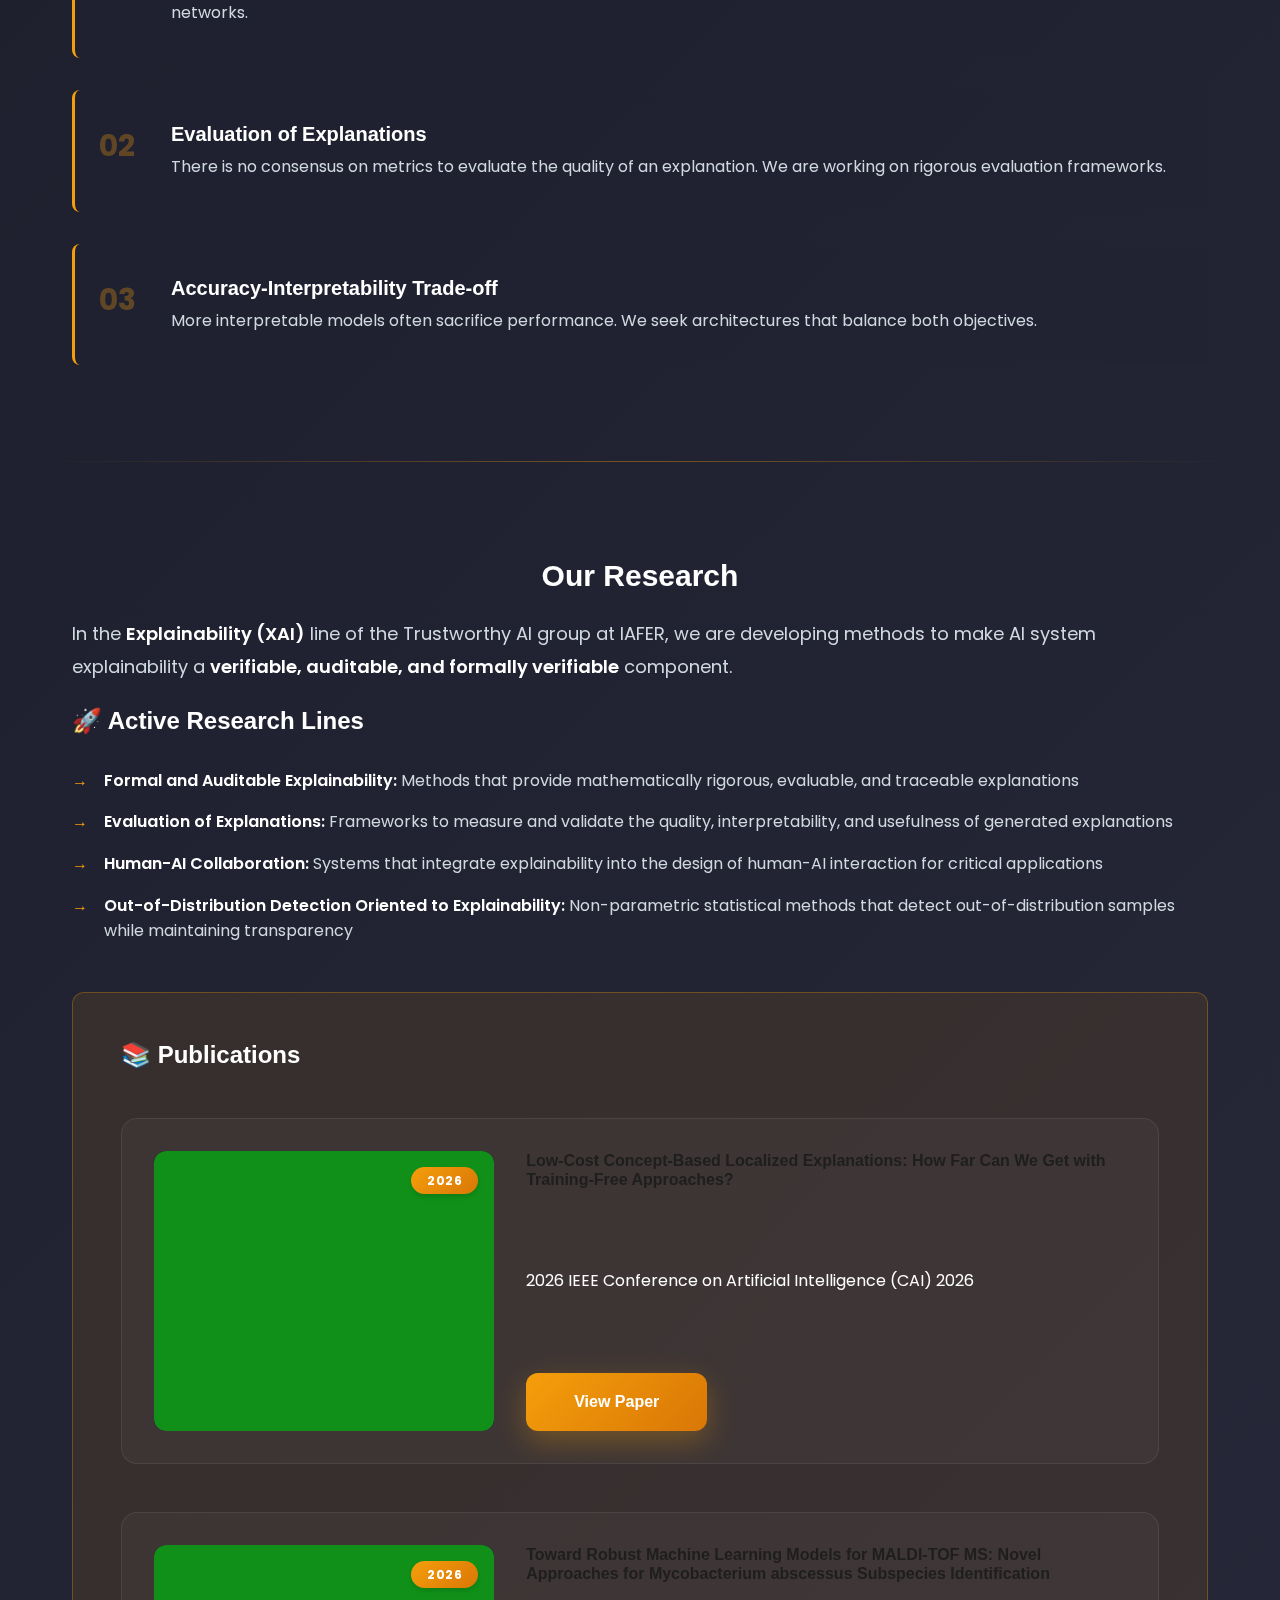
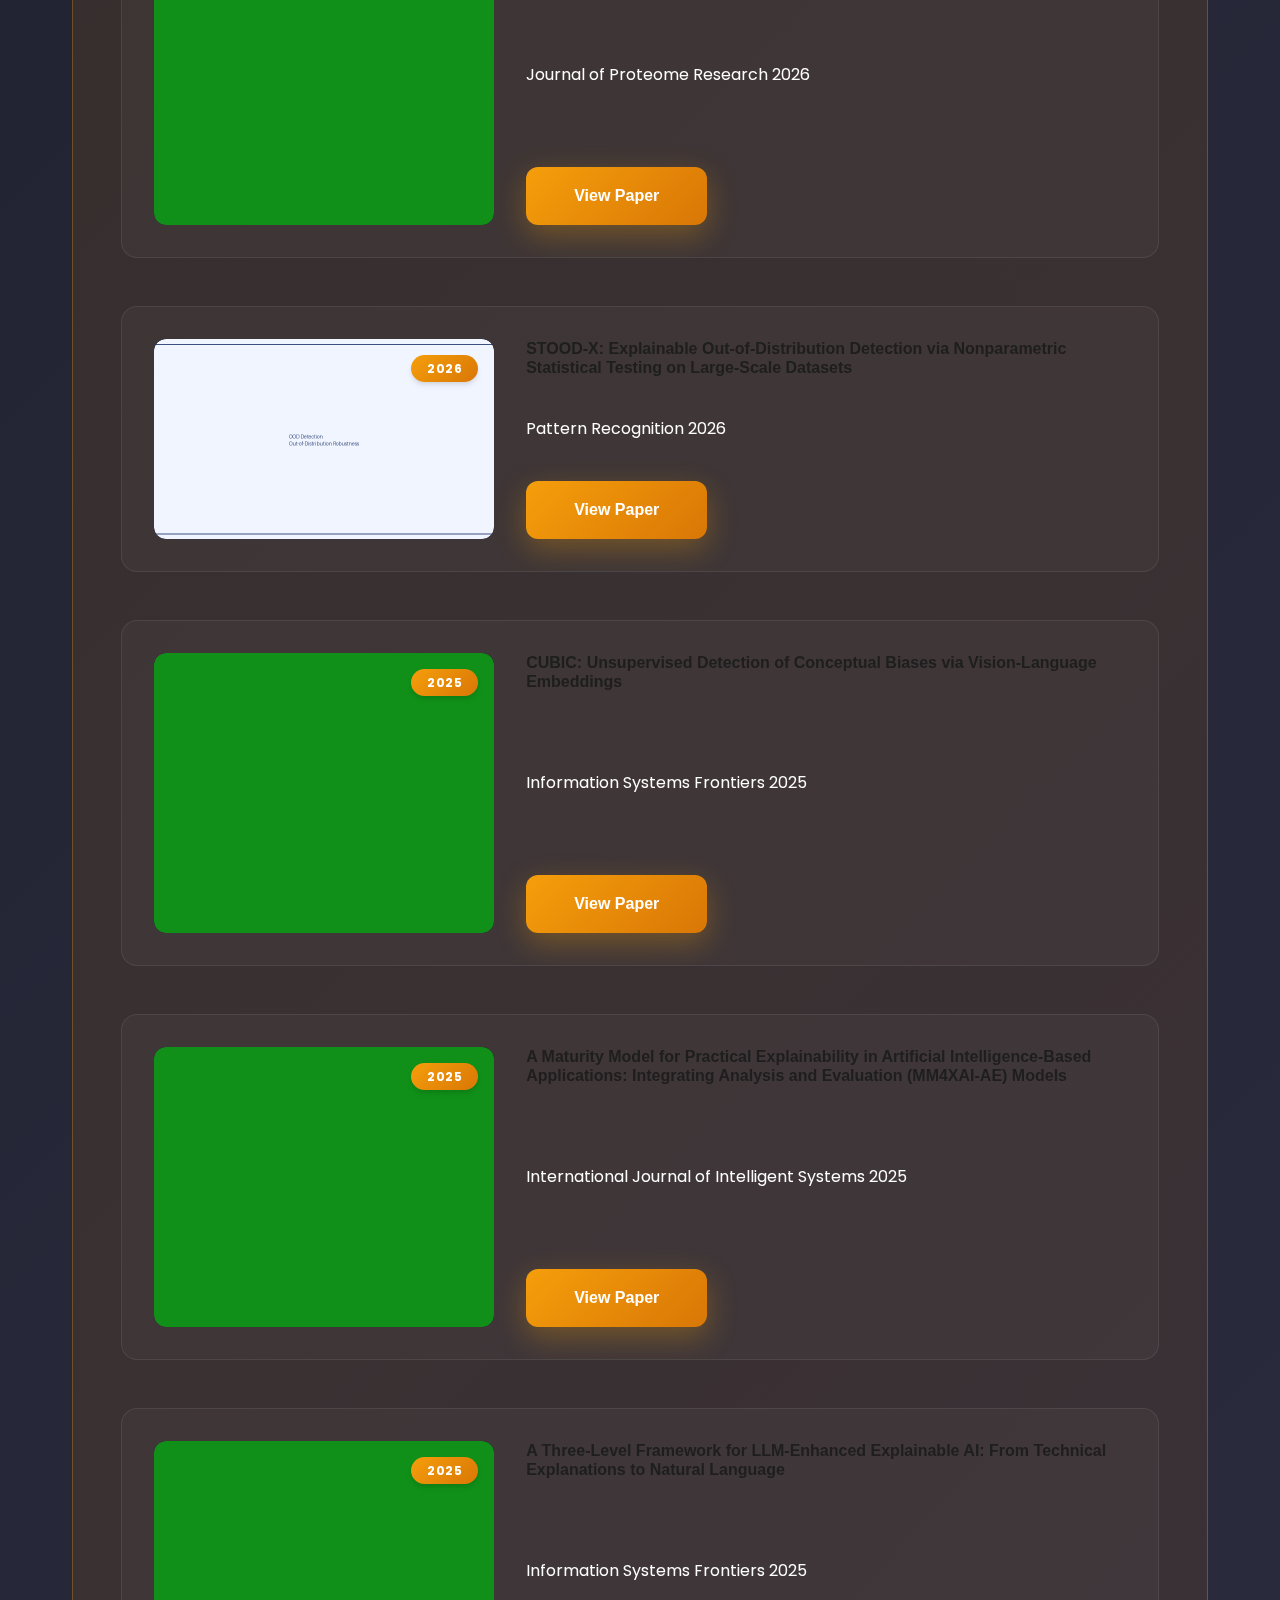
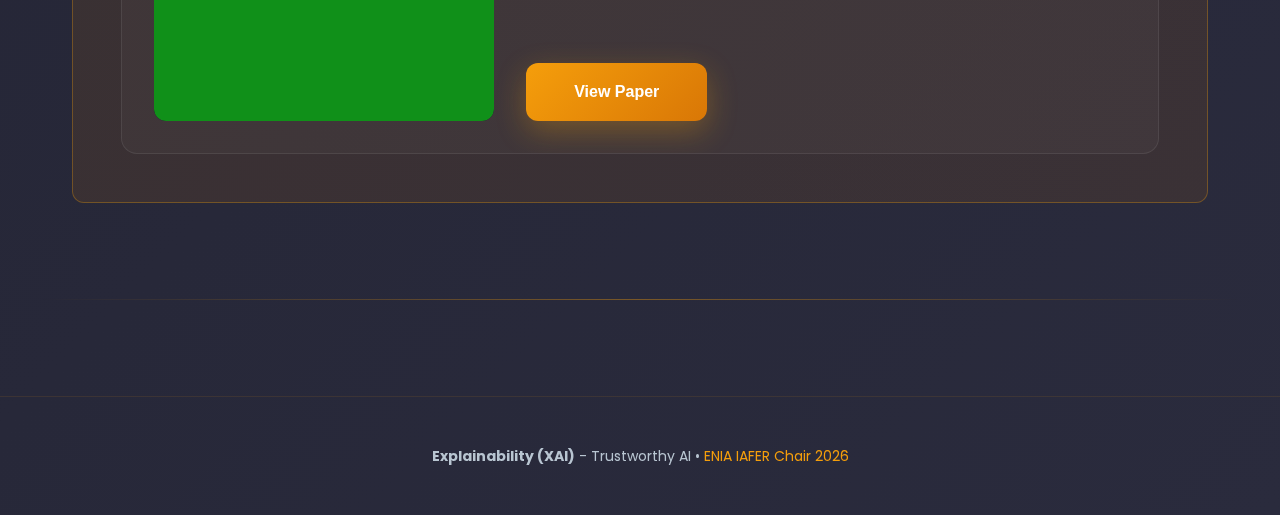
<file: trustworthy/explainability/index.html>
<!DOCTYPE html>
<html lang="en" class="no-js">
<head>
    <meta charset="UTF-8">
    <meta name="viewport" content="width=device-width, initial-scale=1.0">
    <title>Explainability (XAI) - Trustworthy AI | IAFER</title>
    <meta name="description" content="Research in explainability and interpretability of AI systems: evaluable methods, audit, and traceability.">
    
    <!-- Fonts -->
    <link href="https://fonts.googleapis.com/css2?family=Poppins:wght@300;400;500;600;700;800&display=swap" rel="stylesheet">
    
    <!-- Styles -->
    <link rel="stylesheet" href="../../css/base.css">
    <link rel="stylesheet" href="../../css/trustworthy.css">
    <link rel="stylesheet" href="../../css/responsive.css">
    <link rel="stylesheet" href="../../css/sidebar.css">
    <link rel="stylesheet" href="../../css/navbar.css">
</head>
<body id="top">
    <!-- ==============================
         MAIN NAVBAR
    ============================== -->
    <nav class="navbar" aria-label="Main navigation">
        <div class="navbar__inner">
            <a href="../../index.html" class="navbar__brand">IAFER</a>

            <ul class="navbar__menu" id="navbar-menu">
                <!-- GPAIS -->
                <li class="navbar__item navbar__item--dropdown">
                    <a href="../../gpais/index.html" class="navbar__link">GPAIS</a>
                    <ul class="navbar__dropdown">
                        <li><a href="../../gpais/contrastive-learning/index.html">Contrastive Learning</a></li>
                        <li><a href="../../gpais/self-supervised/index.html">Self-Supervised Learning</a></li>
                        <li><a href="../../gpais/zero-shot/index.html">Zero-Shot Learning</a></li>
                        <li><a href="../../gpais/agentic-ai/index.html">Agentic AI</a></li>
                    </ul>
                </li>

                <!-- Trustworthy -->
                <li class="navbar__item navbar__item--dropdown">
                    <a href="../../trustworthy/index.html" class="navbar__link">Trustworthy</a>
                    <ul class="navbar__dropdown">
                        <li><a href="../../trustworthy/explainability/index.html">Explainability (XAI)</a></li>
                        <li><a href="../../trustworthy/fairness/index.html">Fairness &amp; Bias</a></li>
                        <li><a href="../../trustworthy/robustness/index.html">Robustness</a></li>
                        <li><a href="../../trustworthy/privacy/index.html">Privacy</a></li>
                        <li><a href="../../trustworthy/governance/index.html">Governance</a></li>
                        <li><a href="../../trustworthy/critical-applications/index.html">Critical Applications</a></li>
                    </ul>
                </li>

                <!-- Results -->
                <li class="navbar__item">
                    <a href="../../papers/index.html" class="navbar__link">Results</a>
                </li>
            </ul>

            <button class="navbar__hamburger" id="navbar-toggle" aria-label="Open menu">
                <span></span>
                <span></span>
                <span></span>
            </button>
        </div>
    </nav>


    <!-- Hero Section -->
    <div class="hero-wrapper">
        <div class="hero-particles">
            <div class="particle particle-1"></div>
            <div class="particle particle-2"></div>
            <div class="particle particle-3"></div>
            <div class="particle particle-4"></div>
            <div class="particle particle-5"></div>
        </div>

        <main class="container">
            <section class="hero-card">
                <!-- Badge superior -->
                <div class="hero-badge">
                    <span aria-hidden="true">🔍</span>
                    <span>Research Focus</span>
                </div>

                <!-- Título principal -->
                <h1 class="hero-title">Explainability (XAI)</h1>
                <p class="hero-subtitle">Verifiable interpretability of AI systems through formal and auditable methods</p>

                <!-- Botones de acción -->
                <div class="hero-actions">
                    <a href="#fundamentos" class="btn btn-primary">
                        <span>Explore Content</span>
                        <span aria-hidden="true">→</span>
                    </a>
                    <a href="../index.html" class="btn btn-secondary">
                        <span aria-hidden="true">←</span>
                        <span>Back to Trustworthy AI</span>
                    </a>
                </div>

                <div class="hero-divider"></div>

                <!-- Introduction -->
                <section id="fundamentals" class="content-section">
                    <h2 class="section-title">What is Explainability?</h2>
                    <div class="content-text">
                        <p>
                            <strong class="text-highlight">Explainability (XAI)</strong> in AI systems goes far beyond generating 
                            visualizations or superficial heuristics. We seek methods that provide 
                            <strong>verifiable, traceable, and evaluable</strong> explanations of model behavior. 
                        </p>
                        <p>
                            Our work integrates formal rigor, algorithmic auditability, and methods that allow us not only to 
                            understand what the model decides, but <strong>why it decides</strong> and <strong>how to verify it</strong>.
                        </p>
                    </div>
                </section>
            </section>
        </main>
    </div>

    <!-- Section divider -->
    <div class="section-divider"></div>

    <!-- Section: Approaches -->
    <div class="container">
        <section class="content-section">
            <h2 class="section-title">Interpretability Approaches</h2>
            <p class="section-intro">
                Different methods to understand AI model decisions
            </p>
            
            <div class="research-cards">
                <!-- Enfoque 1 -->
                <article class="research-card">
                    <span class="research-badge">Local</span>
                    <div class="research-icon" aria-hidden="true">🎯</div>
                    <h3 class="research-card-title">Local Explanations</h3>
                    <p class="research-card-desc">
                        Understand specific decisions of an individual instance, using techniques like LIME or SHAP 
                        that identify the most influential features in each prediction.
                    </p>
                    <div class="research-card-glow"></div>
                </article>

                <!-- Enfoque 2 -->
                <article class="research-card">
                    <span class="research-badge">Global</span>
                    <div class="research-icon" aria-hidden="true">🌍</div>
                    <h3 class="research-card-title">Global Explanations</h3>
                    <p class="research-card-desc">
                        Allow understanding the overall behavior of the model, its implicit decision rules 
                        and patterns it follows in the complete dataset.
                    </p>
                    <div class="research-card-glow"></div>
                </article>

                <!-- Enfoque 3 -->
                <article class="research-card">
                    <span class="research-badge">Formal</span>
                    <div class="research-icon" aria-hidden="true">📐</div>
                    <h3 class="research-card-title">Formal Methods</h3>
                    <p class="research-card-desc">
                        Rigorous verification of model properties: reachability, safety, underlying logic. 
                        They use tools such as model checking and automatic synthesis.
                    </p>
                    <div class="research-card-glow"></div>
                </article>
            </div>
        </section>
    </div>

    <!-- Section divider -->
    <div class="section-divider"></div>

    <!-- Section: Applications -->
    <div class="container">
        <section class="content-section">
            <h2 class="section-title">Key Applications</h2>
            <p class="section-intro">
                Domains where explainability is critical
            </p>
            <div class="content-grid">
                <!-- Aplicación 1 -->
                <article class="info-card">
                    <h3 class="info-card-title">
                        <span class="info-card-icon" aria-hidden="true">🏥</span>
                        Medicine and Health
                    </h3>
                    <p class="info-card-text">
                        Diagnoses and treatments require explanations that doctors and patients can understand and verify.
                    </p>
                </article>

                <!-- Aplicación 2 -->
                <article class="info-card">
                    <h3 class="info-card-title">
                        <span class="info-card-icon" aria-hidden="true">⚖️</span>
                        Justice and Law
                    </h3>
                    <p class="info-card-text">
                        Automated legal decisions need to be auditable and justifiable under judicial review.
                    </p>
                </article>

                <!-- Aplicación 3 -->
                <article class="info-card">
                    <h3 class="info-card-title">
                        <span class="info-card-icon" aria-hidden="true">💰</span>
                        Finance and Credit
                    </h3>
                    <p class="info-card-text">
                        Credit decisions must be explainable to comply with regulatory requirements and protect rights.
                    </p>
                </article>
            </div>
        </section>
    </div>

    <!-- Section divider -->
    <div class="section-divider"></div>

    <!-- Section: Challenges -->
    <div class="container">
        <section class="content-section">
            <h2 class="section-title">Current Challenges</h2>
            <p class="section-intro">
                Open problems in verifiable explainability
            </p>
            
            <div class="challenge-list">
                <div class="challenge-item">
                    <span class="challenge-number">01</span>
                    <h3 class="challenge-title">Formal Scalability</h3>
                    <p class="challenge-desc">
                        Formal methods are rigorous but computationally expensive. We are investigating techniques 
                        that scale to deep neural networks.
                    </p>
                </div>

                <div class="challenge-item">
                    <span class="challenge-number">02</span>
                    <h3 class="challenge-title">Evaluation of Explanations</h3>
                    <p class="challenge-desc">
                        There is no consensus on metrics to evaluate the quality of an explanation. 
                        We are working on rigorous evaluation frameworks.
                    </p>
                </div>

                <div class="challenge-item">
                    <span class="challenge-number">03</span>
                    <h3 class="challenge-title">Accuracy-Interpretability Trade-off</h3>
                    <p class="challenge-desc">
                        More interpretable models often sacrifice performance. We seek architectures that balance both objectives.
                    </p>
                </div>
            </div>
        </section>
    </div>

    <!-- Section divider -->
    <div class="section-divider"></div>

    <!-- Section: Our Research -->
    <div class="container">
        <section class="content-section">
            <h2 class="section-title">Our Research</h2>
            <div class="content-text">
                <p>
                    In the <strong class="text-highlight">Explainability (XAI)</strong> line of the Trustworthy AI group at IAFER, 
                    we are developing methods to make AI system explainability a 
                    <strong>verifiable, auditable, and formally verifiable</strong> component.
                </p>
                <h3 class="highlight-title">🚀 Active Research Lines</h3>
                <ul class="feature-list">
                    <li><strong>Formal and Auditable Explainability:</strong> Methods that provide mathematically rigorous, evaluable, and traceable explanations</li>
                    <li><strong>Evaluation of Explanations:</strong> Frameworks to measure and validate the quality, interpretability, and usefulness of generated explanations</li>
                    <li><strong>Human-AI Collaboration:</strong> Systems that integrate explainability into the design of human-AI interaction for critical applications</li>
                    <li><strong>Out-of-Distribution Detection Oriented to Explainability:</strong> Non-parametric statistical methods that detect out-of-distribution samples while maintaining transparency</li>
                </ul>
            </div>
            <div class="highlight-box">
                <h3 class="highlight-title">📚 Publications</h3>
                <div class="publications-container" id="research-line-papers" data-research-line="Explainability (XAI)">
                    <!-- Papers cargados dinámicamente -->
                    <p class="loading-message">Loading publications...</p>
                </div>
            </div>
        </section>
    </div>

    <!-- Section divider -->
    <div class="section-divider"></div>
    <footer class="footer">
        <div class="container">
            <p class="footer-text">
                <strong>Explainability (XAI)</strong> - Trustworthy AI
                <span aria-hidden="true">•</span>
                <a href="../index.html" class="footer-link">ENIA IAFER Chair 2026</a>
            </p>
        </div>
    </footer>

    <!-- Scripts - v2 -->
    <script src="../../js/sidebar.js"></script>
    <script src="../../js/base.js"></script>
    <script src="../../js/pub-loader.js?v=2"></script>
</body>
</html>
</file>
<file: css/base.css>
/* ============================================
   BASE.CSS - Estilos globales del sitio IAFER
   Adaptado del diseño institucional de pagina.html
   ============================================ */

/* Variables de color globales - Estilo institucional */
:root {
    /* Colores institucionales */
    --primary-color: #0693e3;
    --secondary-color: #9b51e0;
    --accent-color: #06b6d4;
    --text-color: #32373c;
    --text-light: #757575;
    --text-dark: #1E1E1E;
    --bg-color: #ffffff;
    --bg-secondary: #f8f9fa;
    --bg-light: #F5F5F5;
    --border-color: #e5e7eb;
    --border-light: #D9D9D9;
    
    /* Sombras */
    --shadow: 0 4px 6px -1px rgba(0, 0, 0, 0.1), 0 2px 4px -1px rgba(0, 0, 0, 0.06);
    --shadow-lg: 0 10px 15px -3px rgba(0, 0, 0, 0.1), 0 4px 6px -2px rgba(0, 0, 0, 0.05);
    --shadow-card: 0 2px 8px rgba(0, 0, 0, 0.08);
    --shadow-card-hover: 0 4px 16px rgba(0, 0, 0, 0.12);
    
    /* Colores de WordPress preset */
    --wp-black: #000000;
    --wp-white: #ffffff;
    --wp-cyan-blue: #0693e3;
    --wp-vivid-red: #cf2e2e;
    --wp-vivid-orange: #ff6900;
    --wp-vivid-amber: #fcb900;
    
    /* Tipografía */
    --font-primary: 'Red Hat Display', 'Hanken Grotesk', -apple-system, BlinkMacSystemFont, 'Segoe UI', Roboto, sans-serif;
    --font-body: 'Hanken Grotesk', -apple-system, BlinkMacSystemFont, 'Segoe UI', Roboto, sans-serif;
}

/* Reset y estilos base */
* {
    margin: 0;
    padding: 0;
    box-sizing: border-box;
}

html {
    scroll-behavior: smooth;
}

body {
    font-family: var(--font-body);
    line-height: 1.6;
    color: var(--text-color);
    background-color: var(--bg-secondary);
    transition: margin-left 0.3s ease;
}

/* Sidebar eliminado — navbar fijo sustituye la navegacion lateral */

.container {
    max-width: 1200px;
    margin: 0 auto;
    padding: 0 2rem;
}

/* Enlaces */
a {
    text-decoration: none;
    color: inherit;
    transition: color 0.3s ease;
}

a:hover {
    color: var(--primary-color);
}

a:focus {
    outline: 2px solid var(--primary-color);
    outline-offset: 2px;
}

/* Imágenes */
img {
    max-width: 100%;
    height: auto;
    display: block;
}

/* Headings con fuente institucional */
h1, h2, h3, h4, h5, h6 {
    font-family: var(--font-primary);
    font-weight: 700;
    line-height: 1.2;
    color: var(--text-dark);
}

/* Botones base - Estilo institucional */
.btn, 
button,
input[type="button"],
input[type="submit"] {
    font-family: var(--font-primary);
    font-weight: 600;
    text-decoration: none;
    border: none;
    cursor: pointer;
    transition: all 0.3s ease;
    border-radius: 4px;
}

/* Focus states para accesibilidad */
button:focus,
a:focus,
input:focus,
select:focus,
textarea:focus {
    outline: 2px solid var(--primary-color);
    outline-offset: 2px;
}
</file>
<file: css/gpais.css>
/*
 * GPAIS - Sistema de Diseño Avanzado
 * Arquitectura CSS optimizada con microinteracciones y accesibilidad
 * Basado en el sistema de Zero-Shot Learning con paleta GPAIS
 */

/* ========================================
   SISTEMA DE VARIABLES DE DISEÑO GPAIS
======================================== */

:root {
    /* PALETA DE COLORES PRINCIPALES - GPAIS
       Rojo Coral, Naranja Ocre y Azul Medianoche */
    --primary-coral: #DC4437;
    --primary-orange: #E28C28;
    --primary-midnight: #181925;
    --accent-coral-bright: #ff5a4d;
    --accent-orange-bright: #ffab47;

    /* COLORES DE FONDO
       Backgrounds para diferentes niveles de profundidad */
    --dark-bg: #181925;          /* Azul Medianoche base */
    --card-bg: #212232;          /* Ligeramente más claro */
    --light-bg: #2a2b3d;         /* Tono intermedio */
    --overlay-bg: rgba(24, 25, 37, 0.92);

    /* COLORES DE TEXTO
       Jerarquía tipográfica optimizada para contraste */
    --text-white: #ffffff;
    --text-gray: #f1f3f4;
    --text-muted: #b8c5d1;
    --text-secondary: #d1d9e0;

    /* TIPOGRAFÍA - Sistema Poppins
       Escalas tipográficas consistentes con SemInd */
    --font-family-primary: 'Poppins', sans-serif;
    --font-size-xs: 0.75rem;     /* 12px */
    --font-size-sm: 0.875rem;    /* 14px */
    --font-size-base: 1rem;      /* 16px */
    --font-size-lg: 1.125rem;    /* 18px */
    --font-size-xl: 1.25rem;     /* 20px */
    --font-size-2xl: 1.5rem;     /* 24px */
    --font-size-3xl: 1.875rem;   /* 30px */
    --font-size-4xl: 2.25rem;    /* 36px */
    --font-size-5xl: 3rem;       /* 48px */
    --font-size-6xl: 3.75rem;    /* 60px */

    /* PESOS DE FUENTE */
    --font-weight-light: 300;
    --font-weight-normal: 400;
    --font-weight-medium: 500;
    --font-weight-semibold: 600;
    --font-weight-bold: 700;
    --font-weight-extrabold: 800;

    /* ESPACIADO - Módulo 8px */
    --space-xs: 0.25rem;   /* 4px */
    --space-sm: 0.5rem;    /* 8px */
    --space-md: 1rem;      /* 16px */
    --space-lg: 1.5rem;    /* 24px */
    --space-xl: 2rem;      /* 32px */
    --space-2xl: 3rem;     /* 48px */
    --space-3xl: 4rem;     /* 64px */
    --space-4xl: 5rem;     /* 80px */
    --space-5xl: 6rem;     /* 96px */

    /* BORDER RADIUS */
    --radius-sm: 0.375rem;   /* 6px */
    --radius-md: 0.5rem;     /* 8px */
    --radius-lg: 0.75rem;    /* 12px */
    --radius-xl: 1rem;       /* 16px */
    --radius-2xl: 1.25rem;   /* 20px */
    --radius-full: 50px;

    /* SISTEMA DE SOMBRAS */
    --shadow-sm: 0 1px 2px 0 rgba(0, 0, 0, 0.05);
    --shadow-md: 0 4px 6px -1px rgba(0, 0, 0, 0.1), 0 2px 4px -1px rgba(0, 0, 0, 0.06);
    --shadow-lg: 0 10px 15px -3px rgba(0, 0, 0, 0.1), 0 4px 6px -2px rgba(0, 0, 0, 0.05);
    --shadow-xl: 0 20px 25px -5px rgba(0, 0, 0, 0.1), 0 10px 10px -5px rgba(0, 0, 0, 0.04);
    --shadow-2xl: 0 25px 50px -12px rgba(0, 0, 0, 0.25);
    --shadow-inner: inset 0 2px 4px 0 rgba(0, 0, 0, 0.06);

    /* SOMBRAS CON COLOR - GPAIS */
    --shadow-coral: 0 10px 30px rgba(220, 68, 55, 0.3);
    --shadow-coral-hover: 0 15px 40px rgba(220, 68, 55, 0.4);
    --shadow-orange: 0 5px 15px rgba(226, 140, 40, 0.4);
    --shadow-midnight: 0 5px 20px rgba(24, 25, 37, 0.6);

    /* TRANSICIONES */
    --transition-fast: 0.15s ease-in-out;
    --transition-normal: 0.3s ease-in-out;
    --transition-slow: 0.5s ease-in-out;
    --ease-smooth: cubic-bezier(0.4, 0, 0.2, 1);
    --ease-bounce: cubic-bezier(0.68, -0.55, 0.265, 1.55);
    --duration-fast: 200ms;
    --duration-normal: 350ms;
    --duration-slow: 600ms;

    /* Z-INDEX */
    --z-dropdown: 1000;
    --z-sticky: 1020;
    --z-fixed: 1030;
    --z-modal: 1050;

    /* CONTENEDOR PRINCIPAL */
    --container-max-width: 1200px;

    /* GRADIENTES Y EFECTOS - GPAIS */
    --gradient-hero: linear-gradient(135deg, rgba(220, 68, 55, 0.12), rgba(226, 140, 40, 0.12));
    --gradient-warm: linear-gradient(135deg, rgba(226, 140, 40, 0.08), rgba(220, 68, 55, 0.06));
    --gradient-coral: linear-gradient(135deg, rgba(220, 68, 55, 0.15), rgba(24, 25, 37, 0.2));
    --gradient-divider: linear-gradient(90deg, transparent, rgba(220, 68, 55, 0.4), transparent);
    --blur-backdrop: blur(12px);
}

/* ========================================
   ESTILOS GLOBALES Y RESET
======================================== */

html {
    scroll-behavior: smooth;
}

body {
    font-family: var(--font-family-primary);
    background: linear-gradient(135deg, var(--dark-bg) 0%, var(--light-bg) 100%);
    color: var(--text-white);
    line-height: 1.6;
    min-height: 100vh;
    margin: 0;
    padding: 0;
    padding-top: 60px; /* altura de la navbar fija */
    overflow-x: hidden;
}

/* Efecto de fondo con patrón sutil */
body::before {
    content: '';
    position: fixed;
    top: 0;
    left: 0;
    width: 100%;
    height: 100%;
    background-image: 
        radial-gradient(circle at 25% 25%, rgba(220, 68, 55, 0.12) 0%, transparent 50%),
        radial-gradient(circle at 75% 75%, rgba(226, 140, 40, 0.12) 0%, transparent 50%);
    opacity: 0.3;
    z-index: -1;
    pointer-events: none;
}

*:focus-visible {
    outline: 2px solid var(--primary-coral);
    outline-offset: 2px;
    border-radius: var(--radius-sm);
}

/* ========================================
   BREADCRUMB NAVIGATION
======================================== */

.breadcrumb-nav {
    position: sticky;
    top: 0;
    background: var(--overlay-bg);
    backdrop-filter: var(--blur-backdrop);
    padding: var(--space-md) 0;
    z-index: var(--z-sticky);
    border-bottom: 1px solid rgba(220, 68, 55, 0.1);
}

.breadcrumb-container {
    max-width: var(--container-max-width);
    margin: 0 auto;
    padding: 0 var(--space-xl);
}

.breadcrumb-link {
    display: inline-flex;
    align-items: center;
    gap: var(--space-sm);
    color: var(--text-secondary);
    text-decoration: none;
    font-size: var(--font-size-sm);
    font-weight: var(--font-weight-medium);
    transition: color var(--transition-normal);
}

.breadcrumb-link:hover {
    color: var(--primary-coral);
}

/* ========================================
   HERO WRAPPER Y PARTÍCULAS
======================================== */

.hero-wrapper {
    position: relative;
    min-height: 100vh;
    display: flex;
    align-items: center;
    padding: var(--space-4xl) 0;
}

/* Partículas animadas de fondo */
.hero-particles {
    position: absolute;
    top: 0;
    left: 0;
    width: 100%;
    height: 100%;
    overflow: hidden;
    z-index: 0;
    pointer-events: none;
}

.particle {
    position: absolute;
    width: 3px;
    height: 3px;
    background: rgba(220, 68, 55, 0.6);
    border-radius: 50%;
    animation: float 20s infinite;
}

.particle-1 {
    top: 20%;
    left: 10%;
    animation-delay: 0s;
    animation-duration: 18s;
}

.particle-2 {
    top: 60%;
    left: 80%;
    animation-delay: 2s;
    animation-duration: 22s;
    background: rgba(226, 140, 40, 0.6);
}

.particle-3 {
    top: 80%;
    left: 30%;
    animation-delay: 4s;
    animation-duration: 20s;
}

.particle-4 {
    top: 40%;
    left: 70%;
    animation-delay: 3s;
    animation-duration: 19s;
    background: rgba(226, 140, 40, 0.5);
}

.particle-5 {
    top: 10%;
    left: 50%;
    animation-delay: 1s;
    animation-duration: 21s;
}

@keyframes float {
    0%, 100% {
        transform: translateY(0) translateX(0);
        opacity: 0.3;
    }
    25% {
        transform: translateY(-30px) translateX(20px);
        opacity: 0.6;
    }
    50% {
        transform: translateY(-60px) translateX(-20px);
        opacity: 0.4;
    }
    75% {
        transform: translateY(-30px) translateX(30px);
        opacity: 0.7;
    }
}

/* ========================================
   CONTAINER
======================================== */

.container {
    max-width: var(--container-max-width);
    margin: 0 auto;
    padding: 0 var(--space-xl);
    position: relative;
    z-index: 1;
}

/* ========================================
   HERO CARD - Tarjeta principal con glassmorphism
======================================== */

.hero-card {
    background: rgba(33, 34, 50, 0.6);
    backdrop-filter: var(--blur-backdrop);
    border-radius: var(--radius-2xl);
    padding: var(--space-4xl) var(--space-3xl);
    border: 1px solid rgba(220, 68, 55, 0.2);
    box-shadow: var(--shadow-2xl), var(--shadow-coral);
    position: relative;
    overflow: hidden;
}

/* Efecto de brillo en el borde */
.hero-card::before {
    content: '';
    position: absolute;
    top: 0;
    left: 0;
    right: 0;
    height: 2px;
    background: linear-gradient(90deg, 
        transparent, 
        var(--primary-coral), 
        var(--primary-orange), 
        transparent
    );
    animation: shimmer 3s infinite;
}

@keyframes shimmer {
    0% { transform: translateX(-100%); }
    100% { transform: translateX(100%); }
}

/* Badge superior */
.hero-badge {
    display: inline-flex;
    align-items: center;
    gap: var(--space-sm);
    background: rgba(220, 68, 55, 0.15);
    border: 1px solid rgba(220, 68, 55, 0.3);
    color: var(--primary-coral);
    padding: var(--space-sm) var(--space-lg);
    border-radius: var(--radius-full);
    font-size: var(--font-size-sm);
    font-weight: var(--font-weight-semibold);
    margin-bottom: var(--space-xl);
    backdrop-filter: blur(4px);
}

/* Títulos Hero */
.hero-title {
    font-size: var(--font-size-5xl);
    font-weight: var(--font-weight-extrabold);
    line-height: 1.1;
    margin-bottom: var(--space-lg);
    background: linear-gradient(135deg, var(--text-white), var(--primary-coral));
    -webkit-background-clip: text;
    -webkit-text-fill-color: transparent;
    background-clip: text;
}

.hero-subtitle {
    font-size: var(--font-size-xl);
    color: var(--text-muted);
    margin-bottom: var(--space-2xl);
    font-weight: var(--font-weight-normal);
}

/* Botones de acción */
.hero-actions {
    display: flex;
    gap: var(--space-lg);
    margin-bottom: var(--space-3xl);
    flex-wrap: wrap;
}

.btn {
    display: inline-flex;
    align-items: center;
    gap: var(--space-sm);
    padding: var(--space-md) var(--space-2xl);
    border-radius: var(--radius-lg);
    font-size: var(--font-size-base);
    font-weight: var(--font-weight-semibold);
    text-decoration: none;
    transition: all var(--transition-normal);
    cursor: pointer;
    border: none;
}

.btn-primary {
    background: linear-gradient(135deg, var(--primary-coral), var(--primary-orange));
    color: var(--text-white);
    box-shadow: var(--shadow-coral);
}

.btn-primary:hover {
    transform: translateY(-2px);
    box-shadow: var(--shadow-coral-hover);
}

.btn-secondary {
    background: rgba(220, 68, 55, 0.1);
    color: var(--primary-coral);
    border: 1px solid rgba(220, 68, 55, 0.3);
}

.btn-secondary:hover {
    background: rgba(220, 68, 55, 0.2);
    border-color: var(--primary-coral);
}

/* Divisor decorativo */
.hero-divider {
    height: 2px;
    background: var(--gradient-divider);
    margin: var(--space-3xl) 0;
    border-radius: var(--radius-full);
}

/* ========================================
   GPAIS ABOUT SECTION - Dos columnas
======================================== */

.gpais-about-section {
    margin-top: var(--space-3xl);
}

.research-title {
    font-size: var(--font-size-3xl);
    font-weight: var(--font-weight-bold);
    text-align: center;
    margin-bottom: var(--space-3xl);
    color: var(--text-white);
}

.gpais-about-grid {
    display: grid;
    grid-template-columns: 1fr 1fr;
    gap: var(--space-3xl);
    align-items: start;
}

/* Columna de texto */
.gpais-about-text {
    padding-right: var(--space-xl);
}

.gpais-about-text p {
    margin-bottom: var(--space-xl);
    color: var(--text-gray);
    line-height: 1.8;
    font-size: var(--font-size-base);
}

.gpais-about-text .text-highlight {
    color: var(--primary-coral);
    font-weight: var(--font-weight-semibold);
}

.gpais-about-text em {
    color: var(--primary-orange);
    font-style: italic;
}

.gpais-about-text strong {
    color: var(--text-white);
    font-weight: var(--font-weight-semibold);
}

/* Features inline */
.info-features {
    display: flex;
    flex-direction: column;
    gap: var(--space-md);
    margin-top: var(--space-2xl);
}

.info-feature {
    display: flex;
    align-items: center;
    gap: var(--space-md);
    background: rgba(220, 68, 55, 0.1);
    padding: var(--space-md) var(--space-lg);
    border-radius: var(--radius-lg);
    font-size: var(--font-size-base);
    color: var(--text-secondary);
    border: 1px solid rgba(220, 68, 55, 0.2);
    transition: all var(--transition-normal);
}

.info-feature:hover {
    background: rgba(220, 68, 55, 0.15);
    border-color: var(--primary-coral);
    transform: translateX(5px);
}

.info-feature-icon {
    font-size: var(--font-size-xl);
}

/* Columna visual */
.gpais-about-visual {
    position: sticky;
    top: calc(var(--space-4xl) + 60px);
}

.visual-figure {
    margin: 0;
}

.visual-wrapper {
    position: relative;
    width: 100%;
    aspect-ratio: 1 / 1;
    background: rgba(24, 25, 37, 0.8);
    border-radius: var(--radius-xl);
    overflow: hidden;
    border: 2px solid rgba(220, 68, 55, 0.3);
    box-shadow: var(--shadow-coral);
}

.visual-image {
    width: 100%;
    height: 100%;
    object-fit: cover;
    display: none;
}

.visual-overlay {
    position: absolute;
    inset: 0;
    display: flex;
    align-items: center;
    justify-content: center;
    background: linear-gradient(135deg, rgba(220, 68, 55, 0.15), rgba(226, 140, 40, 0.15));
}

.visual-placeholder {
    font-size: var(--font-size-3xl);
    color: var(--text-muted);
}

.visual-caption {
    margin-top: var(--space-lg);
    font-size: var(--font-size-sm);
    color: var(--text-muted);
    line-height: 1.6;
    font-style: italic;
    text-align: center;
}

/* ========================================
   RESEARCH AREAS SECTION - Tarjetas de investigación
======================================== */

.research-areas-section {
    padding: var(--space-4xl) 0;
}

.section-title {
    font-size: var(--font-size-3xl);
    font-weight: var(--font-weight-bold);
    text-align: center;
    margin-bottom: var(--space-lg);
    color: var(--text-white);
}

.section-intro {
    text-align: center;
    font-size: var(--font-size-lg);
    color: var(--text-muted);
    max-width: 800px;
    margin: 0 auto var(--space-3xl);
    line-height: 1.6;
}

.research-cards {
    display: grid;
    grid-template-columns: repeat(auto-fit, minmax(280px, 1fr));
    gap: var(--space-xl);
}

/* Tarjeta de investigación individual */
.research-card {
    position: relative;
    background: rgba(42, 43, 61, 0.5);
    backdrop-filter: blur(8px);
    border: 1px solid rgba(220, 68, 55, 0.15);
    border-radius: var(--radius-xl);
    padding: var(--space-2xl);
    transition: all var(--duration-normal) var(--ease-smooth);
    cursor: pointer;
    overflow: hidden;
}

.research-card:hover {
    transform: translateY(-8px);
    border-color: var(--primary-coral);
    box-shadow: var(--shadow-coral);
}

/* Glow effect en hover */
.research-card-glow {
    position: absolute;
    top: 0;
    left: 0;
    width: 100%;
    height: 100%;
    background: radial-gradient(circle at 50% 0%, rgba(220, 68, 55, 0.2), transparent 70%);
    opacity: 0;
    transition: opacity var(--transition-normal);
    pointer-events: none;
}

.research-card:hover .research-card-glow {
    opacity: 1;
}

/* Badge de investigación */
.research-badge {
    position: absolute;
    top: var(--space-lg);
    right: var(--space-lg);
    background: rgba(226, 140, 40, 0.2);
    border: 1px solid rgba(226, 140, 40, 0.4);
    color: var(--primary-orange);
    padding: var(--space-xs) var(--space-md);
    border-radius: var(--radius-full);
    font-size: var(--font-size-xs);
    font-weight: var(--font-weight-semibold);
    text-transform: uppercase;
    letter-spacing: 0.5px;
}

.research-icon {
    font-size: var(--font-size-5xl);
    margin-bottom: var(--space-lg);
    display: block;
}

.research-card-title {
    font-size: var(--font-size-xl);
    font-weight: var(--font-weight-bold);
    color: var(--text-white);
    margin-bottom: var(--space-md);
}

.research-card-desc {
    font-size: var(--font-size-sm);
    color: var(--text-muted);
    line-height: 1.6;
}

/* ========================================
   GPAIS ABOUT SECTION - Dos columnas (removido)
======================================== */

/* Las subtarjetas de investigación han sido reemplazadas 
   por la sección de dos columnas */

/* ========================================
   SECTION DIVIDER
======================================== */

.section-divider {
    height: 1px;
    max-width: var(--container-max-width);
    margin: var(--space-5xl) auto;
    background: var(--gradient-divider);
    border-radius: var(--radius-full);
}

/* ========================================
   INFO SECTION - Dos tarjetas grandes
======================================== */

.info-section {
    padding: var(--space-4xl) 0;
}

.info-grid {
    display: grid;
    grid-template-columns: repeat(auto-fit, minmax(450px, 1fr));
    gap: var(--space-2xl);
}

/* Tarjetas info */
.info-card {
    position: relative;
    background: rgba(33, 34, 50, 0.6);
    backdrop-filter: var(--blur-backdrop);
    border: 1px solid rgba(220, 68, 55, 0.2);
    border-radius: var(--radius-2xl);
    padding: var(--space-3xl);
    box-shadow: var(--shadow-lg);
    transition: all var(--transition-normal);
}

.info-card:hover {
    border-color: var(--primary-coral);
    box-shadow: var(--shadow-xl), var(--shadow-coral);
}

/* Número de tarjeta */
.info-card-number {
    position: absolute;
    top: var(--space-lg);
    right: var(--space-lg);
    width: 48px;
    height: 48px;
    background: rgba(220, 68, 55, 0.15);
    border: 2px solid rgba(220, 68, 55, 0.3);
    border-radius: 50%;
    display: flex;
    align-items: center;
    justify-content: center;
    font-size: var(--font-size-xl);
    font-weight: var(--font-weight-bold);
    color: var(--primary-coral);
}

.info-card-title {
    font-size: var(--font-size-2xl);
    font-weight: var(--font-weight-bold);
    margin-bottom: var(--space-xl);
    display: flex;
    align-items: center;
    gap: var(--space-md);
}

/* Contenido de texto */
.info-card-content p {
    margin-bottom: var(--space-lg);
    color: var(--text-gray);
    line-height: 1.8;
}

.text-highlight {
    color: var(--primary-coral);
    font-weight: var(--font-weight-semibold);
}

/* Features inline */
.info-features {
    display: flex;
    flex-wrap: wrap;
    gap: var(--space-md);
    margin-top: var(--space-2xl);
}

.info-feature {
    display: flex;
    align-items: center;
    gap: var(--space-sm);
    background: rgba(220, 68, 55, 0.1);
    padding: var(--space-sm) var(--space-lg);
    border-radius: var(--radius-full);
    font-size: var(--font-size-sm);
    color: var(--text-secondary);
    border: 1px solid rgba(220, 68, 55, 0.2);
}

.info-feature-icon {
    font-size: var(--font-size-lg);
}

/* ========================================
   VISUAL CARD - Tarjeta con imagen
======================================== */

.visual-figure {
    margin: var(--space-xl) 0;
}

.visual-wrapper {
    position: relative;
    width: 100%;
    aspect-ratio: 16 / 10;
    background: rgba(24, 25, 37, 0.8);
    border-radius: var(--radius-xl);
    overflow: hidden;
    border: 1px solid rgba(220, 68, 55, 0.2);
}

.visual-image {
    width: 100%;
    height: 100%;
    object-fit: cover;
    display: none; /* Oculto hasta que se cargue una imagen real */
}

/* Placeholder cuando no hay imagen */
.visual-overlay {
    position: absolute;
    inset: 0;
    display: flex;
    align-items: center;
    justify-content: center;
    background: linear-gradient(135deg, rgba(220, 68, 55, 0.1), rgba(226, 140, 40, 0.1));
}

.visual-placeholder {
    font-size: var(--font-size-4xl);
    color: var(--text-muted);
}

.visual-caption {
    margin-top: var(--space-lg);
    font-size: var(--font-size-sm);
    color: var(--text-muted);
    line-height: 1.6;
    font-style: italic;
}

/* Botón de actualización */
.visual-update-btn {
    display: inline-flex;
    align-items: center;
    gap: var(--space-sm);
    background: rgba(226, 140, 40, 0.15);
    border: 1px solid rgba(226, 140, 40, 0.3);
    color: var(--primary-orange);
    padding: var(--space-md) var(--space-xl);
    border-radius: var(--radius-lg);
    font-size: var(--font-size-sm);
    font-weight: var(--font-weight-semibold);
    margin-top: var(--space-xl);
    cursor: pointer;
    transition: all var(--transition-normal);
}

.visual-update-btn:hover {
    background: rgba(226, 140, 40, 0.25);
    border-color: var(--primary-orange);
    transform: translateY(-2px);
}

/* Meta información */
.visual-meta {
    display: flex;
    gap: var(--space-xl);
    margin-top: var(--space-xl);
    padding-top: var(--space-xl);
    border-top: 1px solid rgba(220, 68, 55, 0.1);
}

.visual-meta-item {
    display: flex;
    flex-direction: column;
    gap: var(--space-xs);
}

.visual-meta-label {
    font-size: var(--font-size-xs);
    color: var(--text-muted);
    text-transform: uppercase;
    letter-spacing: 0.5px;
}

.visual-meta-value {
    font-size: var(--font-size-sm);
    color: var(--text-white);
    font-weight: var(--font-weight-medium);
}

/* ========================================
   FOOTER
======================================== */

.footer {
    margin-top: var(--space-5xl);
    padding: var(--space-2xl) 0;
    border-top: 1px solid rgba(220, 68, 55, 0.1);
}

.footer-text {
    text-align: center;
    font-size: var(--font-size-sm);
    color: var(--text-muted);
}

.footer-link {
    color: var(--primary-coral);
    text-decoration: none;
    transition: color var(--transition-normal);
}

.footer-link:hover {
    color: var(--primary-orange);
}

/* ========================================
   RESEARCH CARD LINKS
======================================== */

.research-card-link {
    text-decoration: none;
    color: inherit;
    display: block;
    transition: transform var(--transition-normal);
}

.research-card-link:hover .research-card {
    transform: translateY(-8px);
    border-color: var(--primary-coral);
}

.research-card-link:focus {
    outline: 2px solid var(--primary-coral);
    outline-offset: 4px;
    border-radius: var(--radius-lg);
}

.research-card-link:active .research-card {
    transform: translateY(-4px);
}

/* ========================================
   CONTENT SECTIONS (para páginas detalladas)
======================================== */

.content-section {
    margin-bottom: var(--space-4xl);
}

.content-text {
    font-size: var(--font-size-lg);
    line-height: 1.8;
    color: var(--text-secondary);
}

.content-text p {
    margin-bottom: var(--space-lg);
}

.content-text strong {
    color: var(--text-white);
    font-weight: var(--font-weight-semibold);
}

.content-grid {
    display: grid;
    grid-template-columns: repeat(auto-fit, minmax(280px, 1fr));
    gap: var(--space-xl);
    margin-top: var(--space-2xl);
}

/* ========================================
   INFO CARDS (variante de tarjetas)
======================================== */

.info-card {
    background: rgba(33, 34, 50, 0.5);
    backdrop-filter: blur(12px);
    border: 1px solid rgba(220, 68, 55, 0.15);
    border-radius: var(--radius-lg);
    padding: var(--space-xl);
    transition: all var(--transition-normal);
}

.info-card:hover {
    border-color: var(--primary-coral);
    box-shadow: 0 8px 24px rgba(220, 68, 55, 0.2);
}

.info-card-title {
    display: flex;
    align-items: center;
    gap: var(--space-md);
    font-size: var(--font-size-xl);
    font-weight: var(--font-weight-semibold);
    color: var(--text-white);
    margin-bottom: var(--space-md);
}

.info-card-icon {
    font-size: var(--font-size-2xl);
}

.info-card-text {
    font-size: var(--font-size-base);
    line-height: 1.6;
    color: var(--text-secondary);
}

/* ========================================
   FEATURE LISTS
======================================== */

.feature-list {
    list-style: none;
    padding: 0;
    margin: var(--space-xl) 0;
}

.feature-list li {
    position: relative;
    padding-left: var(--space-xl);
    margin-bottom: var(--space-md);
    font-size: var(--font-size-base);
    line-height: 1.6;
    color: var(--text-secondary);
}

.feature-list li::before {
    content: "→";
    position: absolute;
    left: 0;
    color: var(--primary-coral);
    font-weight: var(--font-weight-bold);
}

.feature-list li strong {
    color: var(--text-white);
}

/* ========================================
   CHALLENGE LIST (para desafíos/problemas)
======================================== */

.challenge-list {
    display: grid;
    gap: var(--space-xl);
    margin-top: var(--space-2xl);
}

.challenge-item {
    position: relative;
    padding: var(--space-xl);
    padding-left: calc(var(--space-3xl) + var(--space-xl));
    background: rgba(33, 34, 50, 0.4);
    border-left: 3px solid var(--primary-coral);
    border-radius: var(--radius-md);
    transition: all var(--transition-normal);
}

.challenge-item:hover {
    background: rgba(33, 34, 50, 0.6);
    border-left-color: var(--primary-orange);
    transform: translateX(4px);
}

.challenge-number {
    position: absolute;
    left: var(--space-lg);
    top: var(--space-xl);
    font-size: var(--font-size-3xl);
    font-weight: var(--font-weight-bold);
    color: var(--primary-coral);
    opacity: 0.3;
}

.challenge-title {
    font-size: var(--font-size-xl);
    font-weight: var(--font-weight-semibold);
    color: var(--text-white);
    margin-bottom: var(--space-sm);
}

.challenge-desc {
    font-size: var(--font-size-base);
    line-height: 1.6;
    color: var(--text-secondary);
    margin: 0;
}

/* ========================================
   HIGHLIGHT BOX
======================================== */

.highlight-box {
    background: linear-gradient(135deg, rgba(220, 68, 55, 0.1), rgba(226, 140, 40, 0.1));
    border: 1px solid rgba(220, 68, 55, 0.3);
    border-radius: var(--radius-lg);
    padding: var(--space-2xl);
    margin: var(--space-2xl) 0;
}

.highlight-title {
    font-size: var(--font-size-2xl);
    font-weight: var(--font-weight-semibold);
    color: var(--text-white);
    margin-bottom: var(--space-lg);
}

/* ========================================
   BREADCRUMB IMPROVEMENTS
======================================== */

.breadcrumb-separator {
    color: var(--text-muted);
    margin: 0 var(--space-sm);
}

.breadcrumb-current {
    color: var(--text-white);
    font-weight: var(--font-weight-medium);
}

/* ========================================
   RESPONSIVE DESIGN
======================================== */

/* Tablet y móvil grande (< 768px) */
@media (max-width: 768px) {
    .hero-title {
        font-size: var(--font-size-4xl);
    }

    .hero-subtitle {
        font-size: var(--font-size-lg);
    }

    .hero-card {
        padding: var(--space-2xl) var(--space-xl);
    }

    .hero-actions {
        flex-direction: column;
        width: 100%;
    }

    .btn {
        width: 100%;
        justify-content: center;
    }

    /* Grid de dos columnas se vuelve 1 columna */
    .gpais-about-grid {
        grid-template-columns: 1fr;
        gap: var(--space-2xl);
    }

    .gpais-about-text {
        padding-right: 0;
    }

    .gpais-about-visual {
        position: static;
    }

    .info-card {
        padding: var(--space-2xl);
    }

    .breadcrumb-container,
    .container {
        padding: 0 var(--space-lg);
    }
}

/* Móvil pequeño (< 480px) */
@media (max-width: 480px) {
    .hero-title {
        font-size: var(--font-size-3xl);
    }

    .research-title {
        font-size: var(--font-size-2xl);
    }

    .info-card-title {
        font-size: var(--font-size-xl);
    }

    .hero-badge {
        font-size: var(--font-size-xs);
        padding: var(--space-xs) var(--space-md);
    }

    .research-card {
        padding: var(--space-lg);
    }

    .info-features {
        flex-direction: column;
    }

    .info-feature {
        width: 100%;
    }
}

/* Desktop grande (> 1280px) */
@media (min-width: 1280px) {
    .hero-title {
        font-size: var(--font-size-6xl);
    }

    .research-cards {
        grid-template-columns: repeat(2, 1fr);
    }
}

/* ========================================
   SISTEMA DE PUBLICACIONES
======================================== */

.publications-container {
    display: flex;
    flex-direction: column;
    gap: var(--space-2xl);
    margin-top: var(--space-2xl);
}

.publication-card {
    display: flex;
    gap: var(--space-xl);
    background: rgba(255, 255, 255, 0.03);
    border: 1px solid rgba(255, 255, 255, 0.08);
    border-radius: var(--radius-xl);
    padding: var(--space-xl);
    transition: all var(--transition-normal);
    position: relative;
    overflow: hidden;
}

.publication-card::before {
    content: '';
    position: absolute;
    top: 0;
    left: 0;
    width: 4px;
    height: 100%;
    background: linear-gradient(180deg, var(--primary-coral), var(--primary-orange));
    opacity: 0;
    transition: opacity var(--transition-normal);
}

.publication-card:hover {
    background: rgba(255, 255, 255, 0.05);
    border-color: rgba(220, 68, 55, 0.3);
    transform: translateY(-2px);
    box-shadow: var(--shadow-lg), 0 0 30px rgba(220, 68, 55, 0.15);
}

.publication-card:hover::before {
    opacity: 1;
}

/* Contenedor de imagen con badge */
.publication-image-wrapper {
    flex-shrink: 0;
    width: 35%;
    min-width: 200px;
    position: relative;
    border-radius: var(--radius-lg);
    overflow: hidden;
    background: var(--card-bg);
}

.publication-image {
    width: 100%;
    height: 100%;
    object-fit: cover;
    object-position: center top;
    display: block;
    border-radius: var(--radius-lg);
    transition: transform var(--transition-slow);
    min-height: 200px;
    max-height: 280px;
}

.publication-card:hover .publication-image {
    transform: scale(1.05);
}

.publication-badge {
    position: absolute;
    top: var(--space-md);
    right: var(--space-md);
    background: linear-gradient(135deg, var(--primary-coral), var(--primary-orange));
    color: var(--text-white);
    padding: var(--space-xs) var(--space-md);
    border-radius: var(--radius-full);
    font-size: var(--font-size-xs);
    font-weight: var(--font-weight-bold);
    box-shadow: var(--shadow-md);
    letter-spacing: 0.5px;
}

/* Contenido de la publicación */
.publication-content {
    flex: 1;
    display: flex;
    flex-direction: column;
    justify-content: space-between;
    gap: var(--space-md);
}

.publication-abstract {
    font-size: var(--font-size-base);
    line-height: 1.7;
    color: var(--text-gray);
    margin: 0;
    flex: 1;
}

.publication-authors {
    font-size: var(--font-size-sm);
    color: var(--text-muted);
    font-style: italic;
    margin: 0;
    padding-top: var(--space-md);
    border-top: 1px solid rgba(255, 255, 255, 0.06);
    text-align: left;
    transition: color var(--transition-fast);
}

.publication-card:hover .publication-authors {
    color: var(--text-secondary);
}

/* Responsive para tablets */
@media (max-width: 968px) {
    .publication-image-wrapper {
        width: 40%;
        min-width: 180px;
    }
    
    .publication-abstract {
        font-size: var(--font-size-sm);
    }
}

/* Responsive para móviles */
@media (max-width: 640px) {
    .publication-card {
        flex-direction: column;
        gap: var(--space-lg);
        padding: var(--space-lg);
    }
    
    .publication-image-wrapper {
        width: 100%;
        max-width: none;
        min-width: auto;
    }
    
    .publication-image {
        max-height: 240px;
        min-height: 180px;
    }
    
    .publication-badge {
        top: var(--space-sm);
        right: var(--space-sm);
    }
    
    .publications-container {
        gap: var(--space-xl);
    }
}
</file>
<file: css/navbar.css>
/* ============================================
   NAVBAR.CSS - Barra de navegacion superior
   ============================================ */

/* ── Navbar container ── */
.navbar {
    position: fixed;
    top: 0;
    left: 0;
    right: 0;
    z-index: 1000;
    background: rgba(24, 25, 37, 0.92);
    backdrop-filter: blur(12px);
    -webkit-backdrop-filter: blur(12px);
    border-bottom: 1px solid rgba(255, 255, 255, 0.06);
    height: 60px;
}

.navbar__inner {
    max-width: 1200px;
    margin: 0 auto;
    padding: 0 2rem;
    display: flex;
    align-items: center;
    justify-content: space-between;
    height: 100%;
}

/* ── Brand / Logo ── */
.navbar__brand {
    font-family: 'Poppins', sans-serif;
    font-size: 1.4rem;
    font-weight: 800;
    letter-spacing: -0.02em;
    text-decoration: none;
    background: linear-gradient(135deg, #DC4437 0%, #E28C28 100%);
    -webkit-background-clip: text;
    -webkit-text-fill-color: transparent;
    background-clip: text;
    flex-shrink: 0;
}

/* ── Menu ── */
.navbar__menu {
    list-style: none;
    margin: 0;
    padding: 0;
    display: flex;
    align-items: center;
    gap: 0;
    height: 100%;
}

/* ── Menu item ── */
.navbar__item {
    position: relative;
    height: 100%;
    display: flex;
    align-items: center;
}

.navbar__link {
    display: flex;
    align-items: center;
    height: 100%;
    padding: 0 1.25rem;
    font-family: 'Poppins', sans-serif;
    font-size: 0.85rem;
    font-weight: 600;
    letter-spacing: 0.06em;
    text-transform: uppercase;
    color: #b8c5d1;
    text-decoration: none;
    transition: color 0.2s ease;
    white-space: nowrap;
}

.navbar__link:hover {
    color: #ffffff;
}

/* Active indicator (bottom bar) */
.navbar__link::after {
    content: '';
    position: absolute;
    bottom: 0;
    left: 1.25rem;
    right: 1.25rem;
    height: 2px;
    background: linear-gradient(90deg, #DC4437, #E28C28);
    border-radius: 2px 2px 0 0;
    transform: scaleX(0);
    transition: transform 0.25s ease;
}

.navbar__item:hover .navbar__link::after {
    transform: scaleX(1);
}

/* Dropdown arrow for items with submenu */
.navbar__item--dropdown > .navbar__link::before {
    content: '';
    display: inline-block;
    width: 0;
    height: 0;
    border-left: 4px solid transparent;
    border-right: 4px solid transparent;
    border-top: 4px solid currentColor;
    margin-left: 0.5rem;
    order: 1;
    transition: transform 0.2s ease;
}

/* ── Dropdown ── */
.navbar__dropdown {
    position: absolute;
    top: 100%;
    left: 0;
    min-width: 240px;
    background: rgba(33, 34, 50, 0.98);
    backdrop-filter: blur(16px);
    -webkit-backdrop-filter: blur(16px);
    border: 1px solid rgba(255, 255, 255, 0.08);
    border-top: 2px solid #DC4437;
    border-radius: 0 0 10px 10px;
    box-shadow: 0 16px 48px rgba(0, 0, 0, 0.5);
    list-style: none;
    margin: 0;
    padding: 0.5rem 0;
    opacity: 0;
    visibility: hidden;
    transform: translateY(-4px);
    transition: opacity 0.2s ease, transform 0.2s ease, visibility 0.2s;
    pointer-events: none;
}

/* Show dropdown on hover */
.navbar__item--dropdown:hover > .navbar__dropdown {
    opacity: 1;
    visibility: visible;
    transform: translateY(0);
    pointer-events: auto;
}

.navbar__item--dropdown:hover > .navbar__link::before {
    transform: rotate(180deg);
}

/* Dropdown items */
.navbar__dropdown li {
    margin: 0;
}

.navbar__dropdown a {
    display: block;
    padding: 0.65rem 1.25rem;
    font-family: 'Poppins', sans-serif;
    font-size: 0.825rem;
    font-weight: 400;
    color: #b8c5d1;
    text-decoration: none;
    transition: background 0.15s ease, color 0.15s ease, padding-left 0.15s ease;
}

.navbar__dropdown a:hover {
    background: rgba(220, 68, 55, 0.1);
    color: #fff;
    padding-left: 1.5rem;
}

/* ── Hamburger (mobile) ── */
.navbar__hamburger {
    display: none;
    flex-direction: column;
    justify-content: center;
    gap: 5px;
    width: 36px;
    height: 36px;
    padding: 6px;
    background: none;
    border: none;
    cursor: pointer;
    z-index: 1001;
}

.navbar__hamburger span {
    display: block;
    width: 100%;
    height: 2px;
    background: #b8c5d1;
    border-radius: 2px;
    transition: transform 0.3s ease, opacity 0.3s ease;
}

/* Hamburger active → X */
.navbar__hamburger.active span:nth-child(1) {
    transform: translateY(7px) rotate(45deg);
}

.navbar__hamburger.active span:nth-child(2) {
    opacity: 0;
}

.navbar__hamburger.active span:nth-child(3) {
    transform: translateY(-7px) rotate(-45deg);
}

/* ── Body offset for fixed navbar ── */
body {
    padding-top: 60px;
}

/* ==============================
   MOBILE / RESPONSIVE
============================== */
@media (max-width: 768px) {
    .navbar__hamburger {
        display: flex;
    }

    .navbar__menu {
        position: fixed;
        top: 60px;
        left: 0;
        right: 0;
        bottom: 0;
        flex-direction: column;
        align-items: stretch;
        gap: 0;
        height: auto;
        background: rgba(24, 25, 37, 0.98);
        backdrop-filter: blur(16px);
        -webkit-backdrop-filter: blur(16px);
        padding: 1rem 0;
        overflow-y: auto;
        transform: translateX(100%);
        transition: transform 0.3s ease;
    }

    .navbar__menu.open {
        transform: translateX(0);
    }

    .navbar__item {
        height: auto;
        flex-direction: column;
        align-items: stretch;
    }

    .navbar__link {
        height: auto;
        padding: 1rem 2rem;
        font-size: 0.95rem;
    }

    .navbar__link::after {
        display: none;
    }

    /* Dropdown on mobile: visible by default under parent, toggle with JS */
    .navbar__dropdown {
        position: static;
        opacity: 1;
        visibility: visible;
        transform: none;
        pointer-events: auto;
        background: rgba(0, 0, 0, 0.2);
        border: none;
        border-top: none;
        border-radius: 0;
        box-shadow: none;
        min-width: unset;
        max-height: 0;
        overflow: hidden;
        transition: max-height 0.3s ease;
        padding: 0;
    }

    .navbar__item--dropdown.open > .navbar__dropdown {
        max-height: 500px;
        padding: 0.25rem 0;
    }

    .navbar__dropdown a {
        padding: 0.6rem 3rem;
        font-size: 0.85rem;
    }

    .navbar__dropdown a:hover {
        padding-left: 3.25rem;
    }

    /* Arrow rotates when open */
    .navbar__item--dropdown > .navbar__link::before {
        margin-left: auto;
        order: 1;
    }

    .navbar__item--dropdown.open > .navbar__link::before {
        transform: rotate(180deg);
    }
}

@media (max-width: 480px) {
    .navbar__inner {
        padding: 0 1rem;
    }

    .navbar__link {
        padding: 0.875rem 1.5rem;
    }

    .navbar__dropdown a {
        padding: 0.55rem 2.5rem;
    }
}
</file>
<file: css/trustworthy.css>
/*
 * TRUSTWORTHY AI - Sistema de Diseño Avanzado
 * Arquitectura CSS optimizada con microinteracciones y accesibilidad
 * Paleta de colores: Naranja/Ámbar
 */

/* ========================================
   SISTEMA DE VARIABLES DE DISEÑO TRUSTWORTHY
======================================== */

:root {
    /* PALETA DE COLORES PRINCIPALES - TRUSTWORTHY
       Naranja/Ámbar, Oro y Azul Medianoche */
    --primary-orange: #f59e0b;
    --primary-amber: #d97706;
    --primary-midnight: #181925;
    --accent-orange-bright: #fbbf24;
    --accent-amber-bright: #f97316;

    /* COLORES DE FONDO
       Backgrounds para diferentes niveles de profundidad */
    --dark-bg: #181925;          /* Azul Medianoche base */
    --card-bg: #212232;          /* Ligeramente más claro */
    --light-bg: #2a2b3d;         /* Tono intermedio */
    --overlay-bg: rgba(24, 25, 37, 0.92);

    /* COLORES DE TEXTO
       Jerarquía tipográfica optimizada para contraste */
    --text-white: #ffffff;
    --text-gray: #f1f3f4;
    --text-muted: #b8c5d1;
    --text-secondary: #d1d9e0;

    /* TIPOGRAFÍA - Sistema Poppins
       Escalas tipográficas consistentes con SemInd */
    --font-family-primary: 'Poppins', sans-serif;
    --font-size-xs: 0.75rem;     /* 12px */
    --font-size-sm: 0.875rem;    /* 14px */
    --font-size-base: 1rem;      /* 16px */
    --font-size-lg: 1.125rem;    /* 18px */
    --font-size-xl: 1.25rem;     /* 20px */
    --font-size-2xl: 1.5rem;     /* 24px */
    --font-size-3xl: 1.875rem;   /* 30px */
    --font-size-4xl: 2.25rem;    /* 36px */
    --font-size-5xl: 3rem;       /* 48px */
    --font-size-6xl: 3.75rem;    /* 60px */

    /* PESOS DE FUENTE */
    --font-weight-light: 300;
    --font-weight-normal: 400;
    --font-weight-medium: 500;
    --font-weight-semibold: 600;
    --font-weight-bold: 700;
    --font-weight-extrabold: 800;

    /* ESPACIADO - Módulo 8px */
    --space-xs: 0.25rem;   /* 4px */
    --space-sm: 0.5rem;    /* 8px */
    --space-md: 1rem;      /* 16px */
    --space-lg: 1.5rem;    /* 24px */
    --space-xl: 2rem;      /* 32px */
    --space-2xl: 3rem;     /* 48px */
    --space-3xl: 4rem;     /* 64px */
    --space-4xl: 5rem;     /* 80px */
    --space-5xl: 6rem;     /* 96px */

    /* BORDER RADIUS */
    --radius-sm: 0.375rem;   /* 6px */
    --radius-md: 0.5rem;     /* 8px */
    --radius-lg: 0.75rem;    /* 12px */
    --radius-xl: 1rem;       /* 16px */
    --radius-2xl: 1.25rem;   /* 20px */
    --radius-full: 50px;

    /* SISTEMA DE SOMBRAS */
    --shadow-sm: 0 1px 2px 0 rgba(0, 0, 0, 0.05);
    --shadow-md: 0 4px 6px -1px rgba(0, 0, 0, 0.1), 0 2px 4px -1px rgba(0, 0, 0, 0.06);
    --shadow-lg: 0 10px 15px -3px rgba(0, 0, 0, 0.1), 0 4px 6px -2px rgba(0, 0, 0, 0.05);
    --shadow-xl: 0 20px 25px -5px rgba(0, 0, 0, 0.1), 0 10px 10px -5px rgba(0, 0, 0, 0.04);
    --shadow-2xl: 0 25px 50px -12px rgba(0, 0, 0, 0.25);
    --shadow-inner: inset 0 2px 4px 0 rgba(0, 0, 0, 0.06);

    /* SOMBRAS CON COLOR - TRUSTWORTHY */
    --shadow-orange: 0 10px 30px rgba(245, 158, 11, 0.3);
    --shadow-orange-hover: 0 15px 40px rgba(245, 158, 11, 0.4);
    --shadow-amber: 0 5px 15px rgba(217, 119, 6, 0.4);
    --shadow-midnight: 0 5px 20px rgba(24, 25, 37, 0.6);

    /* TRANSICIONES */
    --transition-fast: 0.15s ease-in-out;
    --transition-normal: 0.3s ease-in-out;
    --transition-slow: 0.5s ease-in-out;
    --ease-smooth: cubic-bezier(0.4, 0, 0.2, 1);
    --ease-bounce: cubic-bezier(0.68, -0.55, 0.265, 1.55);
    --duration-fast: 200ms;
    --duration-normal: 350ms;
    --duration-slow: 600ms;

    /* Z-INDEX */
    --z-dropdown: 1000;
    --z-sticky: 1020;
    --z-fixed: 1030;
    --z-modal: 1050;

    /* CONTENEDOR PRINCIPAL */
    --container-max-width: 1200px;

    /* GRADIENTES Y EFECTOS - TRUSTWORTHY */
    --gradient-hero: linear-gradient(135deg, rgba(245, 158, 11, 0.12), rgba(217, 119, 6, 0.12));
    --gradient-warm: linear-gradient(135deg, rgba(217, 119, 6, 0.08), rgba(245, 158, 11, 0.06));
    --gradient-amber: linear-gradient(135deg, rgba(245, 158, 11, 0.15), rgba(24, 25, 37, 0.2));
    --gradient-divider: linear-gradient(90deg, transparent, rgba(245, 158, 11, 0.4), transparent);
    --blur-backdrop: blur(12px);
}

/* ========================================
   ESTILOS GLOBALES Y RESET
======================================== */

html {
    scroll-behavior: smooth;
}

body {
    font-family: var(--font-family-primary);
    background: linear-gradient(135deg, var(--dark-bg) 0%, var(--light-bg) 100%);
    color: var(--text-white);
    line-height: 1.6;
    min-height: 100vh;
    margin: 0;
    padding: 0;
    padding-top: 60px; /* altura de la navbar fija */
    overflow-x: hidden;
}

/* Efecto de fondo con patrón sutil */
body::before {
    content: '';
    position: fixed;
    top: 0;
    left: 0;
    width: 100%;
    height: 100%;
    background-image: 
        radial-gradient(circle at 25% 25%, rgba(245, 158, 11, 0.12) 0%, transparent 50%),
        radial-gradient(circle at 75% 75%, rgba(217, 119, 6, 0.12) 0%, transparent 50%);
    opacity: 0.3;
    z-index: -1;
    pointer-events: none;
}

*:focus-visible {
    outline: 2px solid var(--primary-orange);
    outline-offset: 2px;
    border-radius: var(--radius-sm);
}

/* ========================================
   BREADCRUMB NAVIGATION
======================================== */

.breadcrumb-nav {
    position: sticky;
    top: 0;
    background: var(--overlay-bg);
    backdrop-filter: var(--blur-backdrop);
    padding: var(--space-md) 0;
    z-index: var(--z-sticky);
    border-bottom: 1px solid rgba(245, 158, 11, 0.1);
}

.breadcrumb-container {
    max-width: var(--container-max-width);
    margin: 0 auto;
    padding: 0 var(--space-xl);
}

.breadcrumb-link {
    display: inline-flex;
    align-items: center;
    gap: var(--space-sm);
    color: var(--text-secondary);
    text-decoration: none;
    font-size: var(--font-size-sm);
    font-weight: var(--font-weight-medium);
    transition: color var(--transition-normal);
}

.breadcrumb-link:hover {
    color: var(--primary-orange);
}

/* ========================================
   HERO WRAPPER Y PARTÍCULAS
======================================== */

.hero-wrapper {
    position: relative;
    min-height: 100vh;
    display: flex;
    align-items: center;
    padding: var(--space-4xl) 0;
}

/* Partículas animadas de fondo */
.hero-particles {
    position: absolute;
    top: 0;
    left: 0;
    width: 100%;
    height: 100%;
    overflow: hidden;
    z-index: 0;
    pointer-events: none;
}

.particle {
    position: absolute;
    width: 3px;
    height: 3px;
    background: rgba(245, 158, 11, 0.6);
    border-radius: 50%;
    animation: float 20s infinite;
}

.particle-1 {
    top: 20%;
    left: 10%;
    animation-delay: 0s;
    animation-duration: 18s;
}

.particle-2 {
    top: 60%;
    left: 80%;
    animation-delay: 2s;
    animation-duration: 22s;
    background: rgba(217, 119, 6, 0.6);
}

.particle-3 {
    top: 80%;
    left: 30%;
    animation-delay: 4s;
    animation-duration: 20s;
}

.particle-4 {
    top: 40%;
    left: 70%;
    animation-delay: 3s;
    animation-duration: 19s;
    background: rgba(217, 119, 6, 0.5);
}

.particle-5 {
    top: 10%;
    left: 50%;
    animation-delay: 1s;
    animation-duration: 21s;
}

@keyframes float {
    0%, 100% {
        transform: translateY(0) translateX(0);
        opacity: 0.3;
    }
    25% {
        transform: translateY(-30px) translateX(20px);
        opacity: 0.6;
    }
    50% {
        transform: translateY(-60px) translateX(-20px);
        opacity: 0.4;
    }
    75% {
        transform: translateY(-30px) translateX(30px);
        opacity: 0.7;
    }
}

/* ========================================
   CONTAINER
======================================== */

.container {
    max-width: var(--container-max-width);
    margin: 0 auto;
    padding: 0 var(--space-xl);
    position: relative;
    z-index: 1;
}

/* ========================================
   HERO CARD - Tarjeta principal con glassmorphism
======================================== */

.hero-card {
    background: rgba(33, 34, 50, 0.6);
    backdrop-filter: var(--blur-backdrop);
    border-radius: var(--radius-2xl);
    padding: var(--space-4xl) var(--space-3xl);
    border: 1px solid rgba(245, 158, 11, 0.2);
    box-shadow: var(--shadow-2xl), var(--shadow-orange);
    position: relative;
    overflow: hidden;
}

/* Efecto de brillo en el borde */
.hero-card::before {
    content: '';
    position: absolute;
    top: 0;
    left: 0;
    right: 0;
    height: 2px;
    background: linear-gradient(90deg, 
        transparent, 
        var(--primary-orange), 
        var(--primary-amber), 
        transparent
    );
    animation: shimmer 3s infinite;
}

@keyframes shimmer {
    0% { transform: translateX(-100%); }
    100% { transform: translateX(100%); }
}

/* Badge superior */
.hero-badge {
    display: inline-flex;
    align-items: center;
    gap: var(--space-sm);
    background: rgba(245, 158, 11, 0.15);
    border: 1px solid rgba(245, 158, 11, 0.3);
    color: var(--primary-orange);
    padding: var(--space-sm) var(--space-lg);
    border-radius: var(--radius-full);
    font-size: var(--font-size-sm);
    font-weight: var(--font-weight-semibold);
    margin-bottom: var(--space-xl);
    backdrop-filter: blur(4px);
}

/* Títulos Hero */
.hero-title {
    font-size: var(--font-size-5xl);
    font-weight: var(--font-weight-extrabold);
    line-height: 1.1;
    margin-bottom: var(--space-lg);
    background: linear-gradient(135deg, var(--text-white), var(--primary-orange));
    -webkit-background-clip: text;
    -webkit-text-fill-color: transparent;
    background-clip: text;
}

.hero-subtitle {
    font-size: var(--font-size-xl);
    color: var(--text-muted);
    margin-bottom: var(--space-2xl);
    font-weight: var(--font-weight-normal);
}

/* Botones de acción */
.hero-actions {
    display: flex;
    gap: var(--space-lg);
    margin-bottom: var(--space-3xl);
    flex-wrap: wrap;
}

.btn {
    display: inline-flex;
    align-items: center;
    gap: var(--space-sm);
    padding: var(--space-md) var(--space-2xl);
    border-radius: var(--radius-lg);
    font-size: var(--font-size-base);
    font-weight: var(--font-weight-semibold);
    text-decoration: none;
    transition: all var(--transition-normal);
    cursor: pointer;
    border: none;
}

.btn-primary {
    background: linear-gradient(135deg, var(--primary-orange), var(--primary-amber));
    color: var(--text-white);
    box-shadow: var(--shadow-orange);
}

.btn-primary:hover {
    transform: translateY(-2px);
    box-shadow: var(--shadow-orange-hover);
}

.btn-secondary {
    background: rgba(245, 158, 11, 0.1);
    color: var(--primary-orange);
    border: 1px solid rgba(245, 158, 11, 0.3);
}

.btn-secondary:hover {
    background: rgba(245, 158, 11, 0.2);
    border-color: var(--primary-orange);
}

/* Divisor decorativo */
.hero-divider {
    height: 2px;
    background: var(--gradient-divider);
    margin: var(--space-3xl) 0;
    border-radius: var(--radius-full);
}

/* ========================================
   GPAIS ABOUT SECTION - Dos columnas
======================================== */

.gpais-about-section {
    margin-top: var(--space-3xl);
}

.research-title {
    font-size: var(--font-size-3xl);
    font-weight: var(--font-weight-bold);
    text-align: center;
    margin-bottom: var(--space-3xl);
    color: var(--text-white);
}

.gpais-about-grid {
    display: grid;
    grid-template-columns: 1fr 1fr;
    gap: var(--space-3xl);
    align-items: start;
}

/* Columna de texto */
.gpais-about-text {
    padding-right: var(--space-xl);
}

.gpais-about-text p {
    margin-bottom: var(--space-xl);
    color: var(--text-gray);
    line-height: 1.8;
    font-size: var(--font-size-base);
}

.gpais-about-text .text-highlight {
    color: var(--primary-orange);
    font-weight: var(--font-weight-semibold);
}

.gpais-about-text em {
    color: var(--primary-amber);
    font-style: italic;
}

.gpais-about-text strong {
    color: var(--text-white);
    font-weight: var(--font-weight-semibold);
}

/* Features inline */
.info-features {
    display: flex;
    flex-direction: column;
    gap: var(--space-md);
    margin-top: var(--space-2xl);
}

.info-feature {
    display: flex;
    align-items: center;
    gap: var(--space-md);
    background: rgba(245, 158, 11, 0.1);
    padding: var(--space-md) var(--space-lg);
    border-radius: var(--radius-lg);
    font-size: var(--font-size-base);
    color: var(--text-secondary);
    border: 1px solid rgba(245, 158, 11, 0.2);
    transition: all var(--transition-normal);
}

.info-feature:hover {
    background: rgba(245, 158, 11, 0.15);
    border-color: var(--primary-orange);
    transform: translateX(5px);
}

.info-feature-icon {
    font-size: var(--font-size-xl);
}

/* Columna visual */
.gpais-about-visual {
    position: sticky;
    top: calc(var(--space-4xl) + 60px);
}

.visual-figure {
    margin: 0;
}

.visual-wrapper {
    position: relative;
    width: 100%;
    aspect-ratio: 1 / 1;
    background: rgba(24, 25, 37, 0.8);
    border-radius: var(--radius-xl);
    overflow: hidden;
    border: 2px solid rgba(245, 158, 11, 0.3);
    box-shadow: var(--shadow-orange);
}

.visual-image {
    width: 100%;
    height: 100%;
    object-fit: cover;
    display: none;
}

.visual-overlay {
    position: absolute;
    inset: 0;
    display: flex;
    align-items: center;
    justify-content: center;
    background: linear-gradient(135deg, rgba(245, 158, 11, 0.15), rgba(217, 119, 6, 0.15));
}

.visual-placeholder {
    font-size: var(--font-size-3xl);
    color: var(--text-muted);
}

.visual-caption {
    margin-top: var(--space-lg);
    font-size: var(--font-size-sm);
    color: var(--text-muted);
    line-height: 1.6;
    font-style: italic;
    text-align: center;
}

/* ========================================
   RESEARCH AREAS SECTION - Tarjetas de investigación
======================================== */

.research-areas-section {
    padding: var(--space-4xl) 0;
}

.section-title {
    font-size: var(--font-size-3xl);
    font-weight: var(--font-weight-bold);
    text-align: center;
    margin-bottom: var(--space-lg);
    color: var(--text-white);
}

.section-intro {
    text-align: center;
    font-size: var(--font-size-lg);
    color: var(--text-muted);
    max-width: 800px;
    margin: 0 auto var(--space-3xl);
    line-height: 1.6;
}

.research-cards {
    display: grid;
    grid-template-columns: repeat(auto-fit, minmax(280px, 1fr));
    gap: var(--space-xl);
}

/* Tarjeta de investigación individual */
.research-card {
    position: relative;
    background: rgba(42, 43, 61, 0.5);
    backdrop-filter: blur(8px);
    border: 1px solid rgba(245, 158, 11, 0.15);
    border-radius: var(--radius-xl);
    padding: var(--space-2xl);
    transition: all var(--duration-normal) var(--ease-smooth);
    cursor: pointer;
    overflow: hidden;
}

.research-card:hover {
    transform: translateY(-8px);
    border-color: var(--primary-orange);
    box-shadow: var(--shadow-orange);
}

/* Glow effect en hover */
.research-card-glow {
    position: absolute;
    top: 0;
    left: 0;
    width: 100%;
    height: 100%;
    background: radial-gradient(circle at 50% 0%, rgba(245, 158, 11, 0.2), transparent 70%);
    opacity: 0;
    transition: opacity var(--transition-normal);
    pointer-events: none;
}

.research-card:hover .research-card-glow {
    opacity: 1;
}

/* Badge de investigación */
.research-badge {
    position: absolute;
    top: var(--space-lg);
    right: var(--space-lg);
    background: rgba(217, 119, 6, 0.2);
    border: 1px solid rgba(217, 119, 6, 0.4);
    color: var(--primary-amber);
    padding: var(--space-xs) var(--space-md);
    border-radius: var(--radius-full);
    font-size: var(--font-size-xs);
    font-weight: var(--font-weight-semibold);
    text-transform: uppercase;
    letter-spacing: 0.5px;
}

.research-icon {
    font-size: var(--font-size-5xl);
    margin-bottom: var(--space-lg);
    display: block;
}

.research-card-title {
    font-size: var(--font-size-xl);
    font-weight: var(--font-weight-bold);
    color: var(--text-white);
    margin-bottom: var(--space-md);
}

.research-card-desc {
    font-size: var(--font-size-sm);
    color: var(--text-muted);
    line-height: 1.6;
}

/* ========================================
   SECTION DIVIDER
======================================== */

.section-divider {
    height: 1px;
    max-width: var(--container-max-width);
    margin: var(--space-5xl) auto;
    background: var(--gradient-divider);
    border-radius: var(--radius-full);
}

/* ========================================
   INFO SECTION - Dos tarjetas grandes
======================================== */

.info-section {
    padding: var(--space-4xl) 0;
}

.info-grid {
    display: grid;
    grid-template-columns: repeat(auto-fit, minmax(450px, 1fr));
    gap: var(--space-2xl);
}

/* Tarjetas info */
.info-card {
    position: relative;
    background: rgba(33, 34, 50, 0.6);
    backdrop-filter: var(--blur-backdrop);
    border: 1px solid rgba(245, 158, 11, 0.2);
    border-radius: var(--radius-2xl);
    padding: var(--space-3xl);
    box-shadow: var(--shadow-lg);
    transition: all var(--transition-normal);
}

.info-card:hover {
    border-color: var(--primary-orange);
    box-shadow: var(--shadow-xl), var(--shadow-orange);
}

/* Número de tarjeta */
.info-card-number {
    position: absolute;
    top: var(--space-lg);
    right: var(--space-lg);
    width: 48px;
    height: 48px;
    background: rgba(245, 158, 11, 0.15);
    border: 2px solid rgba(245, 158, 11, 0.3);
    border-radius: 50%;
    display: flex;
    align-items: center;
    justify-content: center;
    font-size: var(--font-size-xl);
    font-weight: var(--font-weight-bold);
    color: var(--primary-orange);
}

.info-card-title {
    font-size: var(--font-size-2xl);
    font-weight: var(--font-weight-bold);
    margin-bottom: var(--space-xl);
    display: flex;
    align-items: center;
    gap: var(--space-md);
}

/* Contenido de texto */
.info-card-content p {
    margin-bottom: var(--space-lg);
    color: var(--text-gray);
    line-height: 1.8;
}

.text-highlight {
    color: var(--primary-orange);
    font-weight: var(--font-weight-semibold);
}

/* Features inline */
.info-features {
    display: flex;
    flex-wrap: wrap;
    gap: var(--space-md);
    margin-top: var(--space-2xl);
}

.info-feature {
    display: flex;
    align-items: center;
    gap: var(--space-sm);
    background: rgba(245, 158, 11, 0.1);
    padding: var(--space-sm) var(--space-lg);
    border-radius: var(--radius-full);
    font-size: var(--font-size-sm);
    color: var(--text-secondary);
    border: 1px solid rgba(245, 158, 11, 0.2);
}

.info-feature-icon {
    font-size: var(--font-size-lg);
}

/* ========================================
   VISUAL CARD - Tarjeta con imagen
======================================== */

.visual-figure {
    margin: var(--space-xl) 0;
}

.visual-wrapper {
    position: relative;
    width: 100%;
    aspect-ratio: 16 / 10;
    background: rgba(24, 25, 37, 0.8);
    border-radius: var(--radius-xl);
    overflow: hidden;
    border: 1px solid rgba(245, 158, 11, 0.2);
}

.visual-image {
    width: 100%;
    height: 100%;
    object-fit: cover;
    display: none; /* Oculto hasta que se cargue una imagen real */
}

/* Placeholder cuando no hay imagen */
.visual-overlay {
    position: absolute;
    inset: 0;
    display: flex;
    align-items: center;
    justify-content: center;
    background: linear-gradient(135deg, rgba(245, 158, 11, 0.1), rgba(217, 119, 6, 0.1));
}

.visual-placeholder {
    font-size: var(--font-size-4xl);
    color: var(--text-muted);
}

.visual-caption {
    margin-top: var(--space-lg);
    font-size: var(--font-size-sm);
    color: var(--text-muted);
    line-height: 1.6;
    font-style: italic;
}

/* Botón de actualización */
.visual-update-btn {
    display: inline-flex;
    align-items: center;
    gap: var(--space-sm);
    background: rgba(217, 119, 6, 0.15);
    border: 1px solid rgba(217, 119, 6, 0.3);
    color: var(--primary-amber);
    padding: var(--space-md) var(--space-xl);
    border-radius: var(--radius-lg);
    font-size: var(--font-size-sm);
    font-weight: var(--font-weight-semibold);
    margin-top: var(--space-xl);
    cursor: pointer;
    transition: all var(--transition-normal);
}

.visual-update-btn:hover {
    background: rgba(217, 119, 6, 0.25);
    border-color: var(--primary-amber);
    transform: translateY(-2px);
}

/* Meta información */
.visual-meta {
    display: flex;
    gap: var(--space-xl);
    margin-top: var(--space-xl);
    padding-top: var(--space-xl);
    border-top: 1px solid rgba(245, 158, 11, 0.1);
}

.visual-meta-item {
    display: flex;
    flex-direction: column;
    gap: var(--space-xs);
}

.visual-meta-label {
    font-size: var(--font-size-xs);
    color: var(--text-muted);
    text-transform: uppercase;
    letter-spacing: 0.5px;
}

.visual-meta-value {
    font-size: var(--font-size-sm);
    color: var(--text-white);
    font-weight: var(--font-weight-medium);
}

/* ========================================
   FOOTER
======================================== */

.footer {
    margin-top: var(--space-5xl);
    padding: var(--space-2xl) 0;
    border-top: 1px solid rgba(245, 158, 11, 0.1);
}

.footer-text {
    text-align: center;
    font-size: var(--font-size-sm);
    color: var(--text-muted);
}

.footer-link {
    color: var(--primary-orange);
    text-decoration: none;
    transition: color var(--transition-normal);
}

.footer-link:hover {
    color: var(--primary-amber);
}

/* ========================================
   RESEARCH CARD LINKS
======================================== */

.research-card-link {
    text-decoration: none;
    color: inherit;
    display: block;
    transition: transform var(--transition-normal);
}

.research-card-link:hover .research-card {
    transform: translateY(-8px);
    border-color: var(--primary-orange);
}

.research-card-link:focus {
    outline: 2px solid var(--primary-orange);
    outline-offset: 4px;
    border-radius: var(--radius-lg);
}

.research-card-link:active .research-card {
    transform: translateY(-4px);
}

/* ========================================
   CONTENT SECTIONS (para páginas detalladas)
======================================== */

.content-section {
    margin-bottom: var(--space-4xl);
}

.content-text {
    font-size: var(--font-size-lg);
    line-height: 1.8;
    color: var(--text-secondary);
}

.content-text p {
    margin-bottom: var(--space-lg);
}

.content-text strong {
    color: var(--text-white);
    font-weight: var(--font-weight-semibold);
}

.content-grid {
    display: grid;
    grid-template-columns: repeat(auto-fit, minmax(280px, 1fr));
    gap: var(--space-xl);
    margin-top: var(--space-2xl);
}

/* ========================================
   FEATURE LISTS
======================================== */

.feature-list {
    list-style: none;
    padding: 0;
    margin: var(--space-xl) 0;
}

.feature-list li {
    position: relative;
    padding-left: var(--space-xl);
    margin-bottom: var(--space-md);
    font-size: var(--font-size-base);
    line-height: 1.6;
    color: var(--text-secondary);
}

.feature-list li::before {
    content: "→";
    position: absolute;
    left: 0;
    color: var(--primary-orange);
    font-weight: var(--font-weight-bold);
}

.feature-list li strong {
    color: var(--text-white);
}

/* ========================================
   CHALLENGE LIST (para desafíos/problemas)
======================================== */

.challenge-list {
    display: grid;
    gap: var(--space-xl);
    margin-top: var(--space-2xl);
}

.challenge-item {
    position: relative;
    padding: var(--space-xl);
    padding-left: calc(var(--space-3xl) + var(--space-xl));
    background: rgba(33, 34, 50, 0.4);
    border-left: 3px solid var(--primary-orange);
    border-radius: var(--radius-md);
    transition: all var(--transition-normal);
}

.challenge-item:hover {
    background: rgba(33, 34, 50, 0.6);
    border-left-color: var(--primary-amber);
    transform: translateX(4px);
}

.challenge-number {
    position: absolute;
    left: var(--space-lg);
    top: var(--space-xl);
    font-size: var(--font-size-3xl);
    font-weight: var(--font-weight-bold);
    color: var(--primary-orange);
    opacity: 0.3;
}

.challenge-title {
    font-size: var(--font-size-xl);
    font-weight: var(--font-weight-semibold);
    color: var(--text-white);
    margin-bottom: var(--space-sm);
}

.challenge-desc {
    font-size: var(--font-size-base);
    line-height: 1.6;
    color: var(--text-secondary);
    margin: 0;
}

/* ========================================
   HIGHLIGHT BOX
======================================== */

.highlight-box {
    background: linear-gradient(135deg, rgba(245, 158, 11, 0.1), rgba(217, 119, 6, 0.1));
    border: 1px solid rgba(245, 158, 11, 0.3);
    border-radius: var(--radius-lg);
    padding: var(--space-2xl);
    margin: var(--space-2xl) 0;
}

.highlight-title {
    font-size: var(--font-size-2xl);
    font-weight: var(--font-weight-semibold);
    color: var(--text-white);
    margin-bottom: var(--space-lg);
}

/* ========================================
   BREADCRUMB IMPROVEMENTS
======================================== */

.breadcrumb-separator {
    color: var(--text-muted);
    margin: 0 var(--space-sm);
}

.breadcrumb-current {
    color: var(--text-white);
    font-weight: var(--font-weight-medium);
}

/* ========================================
   RESPONSIVE DESIGN
======================================== */

/* Tablet y móvil grande (< 768px) */
@media (max-width: 768px) {
    .hero-title {
        font-size: var(--font-size-4xl);
    }

    .hero-subtitle {
        font-size: var(--font-size-lg);
    }

    .hero-card {
        padding: var(--space-2xl) var(--space-xl);
    }

    .hero-actions {
        flex-direction: column;
        width: 100%;
    }

    .btn {
        width: 100%;
        justify-content: center;
    }

    /* Grid de dos columnas se vuelve 1 columna */
    .gpais-about-grid {
        grid-template-columns: 1fr;
        gap: var(--space-2xl);
    }

    .gpais-about-text {
        padding-right: 0;
    }

    .gpais-about-visual {
        position: static;
    }

    .info-card {
        padding: var(--space-2xl);
    }

    .breadcrumb-container,
    .container {
        padding: 0 var(--space-lg);
    }
}

/* Móvil pequeño (< 480px) */
@media (max-width: 480px) {
    .hero-title {
        font-size: var(--font-size-3xl);
    }

    .research-title {
        font-size: var(--font-size-2xl);
    }

    .info-card-title {
        font-size: var(--font-size-xl);
    }

    .hero-badge {
        font-size: var(--font-size-xs);
        padding: var(--space-xs) var(--space-md);
    }

    .research-card {
        padding: var(--space-lg);
    }

    .info-features {
        flex-direction: column;
    }

    .info-feature {
        width: 100%;
    }
}

/* Desktop grande (> 1280px) */
@media (min-width: 1280px) {
    .hero-title {
        font-size: var(--font-size-6xl);
    }

    .research-cards {
        grid-template-columns: repeat(2, 1fr);
    }
}

/* ========================================
   SISTEMA DE PUBLICACIONES
======================================== */

.publications-container {
    display: flex;
    flex-direction: column;
    gap: var(--space-2xl);
    margin-top: var(--space-2xl);
}

.publication-card {
    display: flex;
    gap: var(--space-xl);
    background: rgba(255, 255, 255, 0.03);
    border: 1px solid rgba(255, 255, 255, 0.08);
    border-radius: var(--radius-xl);
    padding: var(--space-xl);
    transition: all var(--transition-normal);
    position: relative;
    overflow: hidden;
}

.publication-card::before {
    content: '';
    position: absolute;
    top: 0;
    left: 0;
    width: 4px;
    height: 100%;
    background: linear-gradient(180deg, var(--primary-orange), var(--primary-amber));
    opacity: 0;
    transition: opacity var(--transition-normal);
}

.publication-card:hover {
    background: rgba(255, 255, 255, 0.05);
    border-color: rgba(245, 158, 11, 0.3);
    transform: translateY(-2px);
    box-shadow: var(--shadow-lg), 0 0 30px rgba(245, 158, 11, 0.15);
}

.publication-card:hover::before {
    opacity: 1;
}

/* Contenedor de imagen con badge */
.publication-image-wrapper {
    flex-shrink: 0;
    width: 35%;
    min-width: 200px;
    position: relative;
    border-radius: var(--radius-lg);
    overflow: hidden;
    background: var(--card-bg);
}

.publication-image {
    width: 100%;
    height: 100%;
    object-fit: cover;
    object-position: center top;
    display: block;
    border-radius: var(--radius-lg);
    transition: transform var(--transition-slow);
    min-height: 200px;
    max-height: 280px;
}

.publication-card:hover .publication-image {
    transform: scale(1.05);
}

.publication-badge {
    position: absolute;
    top: var(--space-md);
    right: var(--space-md);
    background: linear-gradient(135deg, var(--primary-orange), var(--primary-amber));
    color: var(--text-white);
    padding: var(--space-xs) var(--space-md);
    border-radius: var(--radius-full);
    font-size: var(--font-size-xs);
    font-weight: var(--font-weight-bold);
    box-shadow: var(--shadow-md);
    letter-spacing: 0.5px;
}

/* Contenido de la publicación */
.publication-content {
    flex: 1;
    display: flex;
    flex-direction: column;
    justify-content: space-between;
    gap: var(--space-md);
}

.publication-abstract {
    font-size: var(--font-size-base);
    line-height: 1.7;
    color: var(--text-gray);
    margin: 0;
    flex: 1;
}

.publication-authors {
    font-size: var(--font-size-sm);
    color: var(--text-muted);
    font-style: italic;
    margin: 0;
    padding-top: var(--space-md);
    border-top: 1px solid rgba(255, 255, 255, 0.06);
    text-align: left;
    transition: color var(--transition-fast);
}

.publication-card:hover .publication-authors {
    color: var(--text-secondary);
}

/* Responsive para tablets */
@media (max-width: 968px) {
    .publication-image-wrapper {
        width: 40%;
        min-width: 180px;
    }
    
    .publication-abstract {
        font-size: var(--font-size-sm);
    }
}

/* Responsive para móviles */
@media (max-width: 640px) {
    .publication-card {
        flex-direction: column;
        gap: var(--space-lg);
        padding: var(--space-lg);
    }
    
    .publication-image-wrapper {
        width: 100%;
        max-width: none;
        min-width: auto;
    }
    
    .publication-image {
        max-height: 240px;
        min-height: 180px;
    }
    
    .publication-badge {
        top: var(--space-sm);
        right: var(--space-sm);
    }
    
    .publications-container {
        gap: var(--space-xl);
    }
}
</file>
<file: css/responsive.css>
/* ============================================
   RESPONSIVE.CSS - Mejoras de responsividad global
   ============================================ */

/* ==============================
   ORIENTACIÓN GENERAL
============================== */

/* Mobile First - Por defecto para celulares */
@media (max-width: 640px) {
    .container {
        padding: 0 1rem;
    }

    /* Hero */
    .hero {
        padding: 3rem 0 2rem;
    }

    .hero__title {
        font-size: clamp(2rem, 8vw, 3rem);
    }

    .hero__subtitle {
        font-size: clamp(0.875rem, 2vw, 1rem);
    }

    .hero__desc {
        font-size: 0.875rem;
        padding: 0 1rem;
    }

    .hero__actions {
        flex-direction: column;
    }

    /* Secciones */
    .section {
        padding: 3rem 0;
    }

    .section__title {
        font-size: clamp(1.75rem, 6vw, 2.25rem);
    }

    .section__subtitle {
        font-size: 0.875rem;
    }

    /* Grillas */
    .research-lines__grid,
    .team__grid {
        grid-template-columns: 1fr;
        gap: 1.5rem;
    }

    /* Tarjetas de research */
    .research-card {
        padding: 1.5rem;
    }

    .research-card__tags {
        flex-wrap: wrap;
        gap: 0.5rem;
    }

    .research-card__tags li {
        font-size: 0.75rem;
        padding: 0.25rem 0.5rem;
    }

    /* Logos banner */
    .logos-banner {
        padding: 0.5rem 1rem;
    }

    /* Footer */
    .footer__inner {
        flex-direction: column;
        gap: 1rem;
        text-align: center;
    }
}

/* Tablets pequeñas */
@media (min-width: 641px) and (max-width: 768px) {
    .container {
        padding: 0 1.5rem;
    }

    .hero {
        padding: 4rem 0 3rem;
    }

    .hero__title {
        font-size: clamp(2.5rem, 8vw, 4rem);
    }

    .section {
        padding: 3rem 0;
    }

    .research-lines__grid {
        grid-template-columns: 1fr;
        gap: 2rem;
    }

    .team__grid {
        grid-template-columns: repeat(2, 1fr);
        gap: 1.5rem;
    }

    .carousel-wrapper {
        padding: 0 2rem;
    }

    .carousel-nav {
        width: 40px;
        height: 40px;
        font-size: 18px;
    }
}

/* Tablets medianas */
@media (min-width: 769px) and (max-width: 1024px) {
    .container {
        padding: 0 2rem;
    }

    .research-lines__grid {
        grid-template-columns: repeat(2, 1fr);
        gap: 2rem;
    }

    .team__grid {
        grid-template-columns: repeat(2, 1fr);
        gap: 2rem;
    }

    .carousel-wrapper {
        padding: 0 3rem;
    }
}

/* Desktops pequenos */
@media (min-width: 1025px) and (max-width: 1280px) {
    .team__grid {
        grid-template-columns: repeat(3, 1fr);
    }

    .research-lines__grid {
        grid-template-columns: repeat(2, 1fr);
    }
}

/* Desktops grandes */
@media (min-width: 1281px) {
    .team__grid {
        grid-template-columns: repeat(3, 1fr);
    }

    .research-lines__grid {
        grid-template-columns: repeat(2, 1fr);
    }
}

/* ==============================
   TIPOGRAFÍA RESPONSIVE
============================== */

h1, h2, h3, h4, h5, h6 {
    word-wrap: break-word;
    overflow-wrap: break-word;
}

/* Evitar overflow en móviles */
@media (max-width: 480px) {
    body {
        font-size: 14px;
        line-height: 1.5;
    }

    p {
        font-size: 0.875rem;
    }

    .btn {
        padding: 0.625rem 1rem;
        font-size: 0.875rem;
    }

    /* Ocultar elementos decorativos en móviles */
    .hero__particles {
        display: none;
    }

    .particle {
        display: none;
    }
}

/* ==============================
   IMÁGENES Y MEDIA
============================== */

img {
    max-width: 100%;
    height: auto;
    display: block;
}

/* Evitar imágenes muy grandes */
@media (max-width: 768px) {
    .research-card__icon {
        font-size: 2rem;
    }

    .member-card__photo {
        width: 100%;
        height: auto;
    }
}

/* ==============================
   FLEX Y GRID RESPONSIVE
============================== */

@media (max-width: 768px) {
    /* Convertir filas a columnas en móviles */
    [class*="__grid"],
    [class*="__flex"] {
        flex-direction: column;
    }

    /* Ancho completo en móviles */
    .carousel-container {
        scroll-snap-type: x mandatory;
    }
}

/* ==============================
   ESPACIADO RESPONSIVE
============================== */

@media (max-width: 640px) {
    .section {
        padding: 2rem 0;
    }

    .section__header {
        margin-bottom: 2rem;
    }

    .container {
        padding: 0 1rem;
    }
}

/* ==============================
   OVERFLOW Y SCROLL
============================== */

@media (max-width: 768px) {
    /* Prevenir scroll horizontal innecesario */
    body,
    html {
        overflow-x: hidden;
        max-width: 100%;
    }

    *::-webkit-scrollbar {
        width: 8px;
    }

    *::-webkit-scrollbar-track {
        background: #f1f1f1;
    }

    *::-webkit-scrollbar-thumb {
        background: #888;
        border-radius: 4px;
    }
}

/* ==============================
   OPTIMIZACIONES PARA TOUCH
============================== */

@media (hover: none) and (pointer: coarse) {
    /* Para dispositivos táctiles */
    button,
    a,
    [role="button"] {
        padding: 0.75rem 1.25rem;
        min-height: 44px;
        min-width: 44px;
    }

    .btn {
        padding: 0.75rem 1.5rem;
    }

    /* Aumentar área de toque */
    .research-card__cta,
    .member-link {
        min-height: 48px;
    }
}

/* ==============================
   VISIBILIDAD CONDICIONAL
============================== */

/* Ocultar elementos decorativos en móviles para ahorrar recursos */
@media (max-width: 480px) {
    .hero__particles,
    [aria-hidden="true"] {
        display: none;
    }
}

/* ==============================
   PRINT (Impresión)
============================== */

@media print {
    body {
        background: white;
    }

    .hero__particles,
    .logos-banner,
    .footer {
        display: none;
    }

    .section {
        page-break-inside: avoid;
    }
}
</file>
<file: css/sidebar.css>
/* ============================================
   SIDEBAR.CSS - Árbol de navegación (Sidebar)
   Inspirado en el navegador de repositorios de GitHub
   ============================================ */

/* ==============================
   CONTENEDOR SIDEBAR
============================== */
.page-sidebar {
    position: fixed;
    left: 0;
    top: 0;
    width: 280px;
    height: 100vh;
    background: #ffffff;
    border-right: 1px solid #e5e7eb;
    overflow-y: auto;
    overflow-x: hidden;
    z-index: 1000;
    font-family: -apple-system, BlinkMacSystemFont, 'Segoe UI', Roboto, sans-serif;
    font-size: 0.875rem;
    box-shadow: 2px 0 8px rgba(0, 0, 0, 0.05);
}

/* Scrollbar personalizada */
.page-sidebar::-webkit-scrollbar {
    width: 8px;
}

.page-sidebar::-webkit-scrollbar-track {
    background: transparent;
}

.page-sidebar::-webkit-scrollbar-thumb {
    background: #cbd5e1;
    border-radius: 4px;
}

.page-sidebar::-webkit-scrollbar-thumb:hover {
    background: #94a3b8;
}

/* ==============================
   HEADER DEL SIDEBAR
============================== */
.sidebar-header {
    padding: 1.5rem;
    border-bottom: 1px solid #e5e7eb;
    background: #f9fafb;
    position: sticky;
    top: 0;
    z-index: 10;
}

.sidebar-title {
    font-size: 1rem;
    font-weight: 700;
    color: #1f2937;
    margin: 0;
    display: flex;
    align-items: center;
    gap: 0.5rem;
}

.sidebar-title__icon {
    font-size: 1.25rem;
    display: none;
}

/* ==============================
   ÁRBOL DE NAVEGACIÓN
============================== */
.nav-tree {
    list-style: none;
    margin: 0;
    padding: 0.5rem 0;
}

.nav-item {
    list-style: none;
    margin: 0;
    padding: 0;
}

/* Elemento de árbol (parent) */
.tree-item {
    display: flex;
    align-items: center;
    padding: 0.5rem 1rem;
    color: #374151;
    text-decoration: none;
    transition: all 0.2s ease;
    cursor: pointer;
    user-select: none;
    line-height: 1.5;
    position: relative;
    border-left: 2px solid transparent;
    margin-left: -2px;
}

.tree-item:hover {
    background: #f3f4f6;
    color: #1f2937;
    border-left-color: #9333ea;
}
}

.tree-item.active {
    background: #eff6ff;
    color: #2563eb;
    font-weight: 600;
    border-left: 3px solid #2563eb;
    padding-left: calc(1rem - 3px);
}

.tree-item.active::before {
    content: '';
    position: absolute;
    left: 0;
    top: 0;
    bottom: 0;
    background: #2563eb;
    width: 3px;
    border-radius: 0 2px 2px 0;
}

/* Icono de expand/collapse */
.tree-toggle {
    display: inline-flex;
    align-items: center;
    justify-content: center;
    width: 1.5rem;
    height: 1.5rem;
    margin-right: 0.25rem;
    flex-shrink: 0;
    transition: transform 0.2s ease;
    font-size: 0.75rem;
    cursor: pointer;
    color: #6b7280;
}

.tree-item[data-expandable="false"] .tree-toggle {
    visibility: hidden;
}

.tree-item[data-collapsed="true"] .tree-toggle {
    transform: rotate(-90deg);
}

/* Icono de tipo */
.tree-icon {
    display: none;
    align-items: center;
    justify-content: center;
    width: 1.2rem;
    height: 1.2rem;
    margin-right: 0.5rem;
    flex-shrink: 0;
    font-size: 1rem;
}

/* Label/nombre */
.tree-label {
    flex: 1;
    white-space: nowrap;
    overflow: hidden;
    text-overflow: ellipsis;
}

/* ==============================
   NODOS HIJOS (Nested)
============================== */
.tree-children {
    list-style: none;
    margin: 0;
    padding: 0;
    max-height: 1000px;
    overflow: hidden;
    transition: max-height 0.3s ease, opacity 0.3s ease;
    opacity: 1;
}

.tree-item[data-collapsed="true"] .tree-children {
    max-height: 0;
    opacity: 0;
}

/* Niveles de indentación */
.tree-item--level-1 {
    padding-left: 1rem;
}

.tree-item--level-2 {
    padding-left: 2.5rem;
    font-size: 0.8125rem;
}

.tree-item--level-3 {
    padding-left: 3.5rem;
    font-size: 0.75rem;
}

.tree-children > .nav-item:not(:last-child) > .tree-item--level-2::before {
    content: '';
    position: absolute;
    left: 1.25rem;
    top: 100%;
    height: 1000px;
    width: 1px;
    background: #e5e7eb;
    opacity: 0.5;
}

/* ==============================
   SECCIONES DE CATEGORÍA
============================== */
.sidebar-section {
    border-top: 1px solid #e5e7eb;
    margin-top: 0.5rem;
    padding-top: 0.5rem;
}

.sidebar-section:first-child {
    border-top: none;
    margin-top: 0;
    padding-top: 0;
}

.sidebar-section-title {
    padding: 0.75rem 1rem;
    font-size: 0.75rem;
    font-weight: 700;
    text-transform: uppercase;
    letter-spacing: 0.05em;
    color: #9ca3af;
    user-select: none;
}

/* ==============================
   BOTONES DE ACCIÓN
============================== */
.sidebar-actions {
    padding: 1rem;
    border-top: 1px solid #e5e7eb;
    display: flex;
    gap: 0.5rem;
    position: sticky;
    bottom: 0;
    background: #f9fafb;
    z-index: 10;
}

.sidebar-action-btn {
    flex: 1;
    padding: 0.5rem;
    border: 1px solid #d1d5db;
    background: white;
    border-radius: 4px;
    cursor: pointer;
    font-size: 0.75rem;
    font-weight: 600;
    color: #374151;
    transition: all 0.2s ease;
    text-align: center;
    text-decoration: none;
}

.sidebar-action-btn:hover {
    background: #f3f4f6;
    border-color: #9ca3af;
}

/* ==============================
   MAIN CONTENT (Ajuste de layout)
============================== */
body.sidebar-open {
    margin-left: 280px;
}

@media (max-width: 1024px) {
    body.sidebar-open {
        margin-left: 0;
    }

    .page-sidebar {
        width: 280px;
        position: fixed;
        left: -280px;
        transition: left 0.3s ease;
        z-index: 999;
    }

    .page-sidebar.active {
        left: 0;
    }

    /* Overlay */
    body.sidebar-open::before {
        content: '';
        position: fixed;
        inset: 0;
        background: rgba(0, 0, 0, 0.5);
        z-index: 998;
    }
}

@media (max-width: 768px) {
    .page-sidebar {
        width: 250px;
        left: -250px;
    }

    body.sidebar-open {
        margin-left: 0;
    }

    .sidebar-header {
        padding: 1rem;
    }

    .tree-item {
        padding: 0.4rem 0.75rem;
        font-size: 0.8125rem;
    }

    .tree-item--level-1 {
        padding-left: 0.75rem;
    }

    .tree-item--level-2 {
        padding-left: 1.5rem;
    }

    .tree-item--level-3 {
        padding-left: 2.25rem;
    }
}

@media (max-width: 480px) {
    .page-sidebar {
        width: 100%;
        max-width: 250px;
    }

    .sidebar-title {
        font-size: 0.875rem;
    }

    .tree-label {
        font-size: 0.75rem;
    }
}

/* ==============================
   TOGGLE BUTTON (para móviles)
============================== */
.sidebar-toggle {
    display: none;
    position: fixed;
    left: 1rem;
    top: 1rem;
    z-index: 1001;
    background: white;
    border: 1px solid #d1d5db;
    border-radius: 4px;
    padding: 0.5rem;
    cursor: pointer;
    font-size: 1.25rem;
    width: 40px;
    height: 40px;
    align-items: center;
    justify-content: center;
    transform: translateX(-60px);
    transition: all 0.3s ease;
    box-shadow: 0 1px 3px rgba(0, 0, 0, 0.1);
}

.sidebar-toggle.visible {
    display: flex;
}

.sidebar-toggle:hover {
    background: #f3f4f6;
}

body.sidebar-open .sidebar-toggle {
    transform: translateX(280px);
}

@media (max-width: 1024px) {
    .sidebar-toggle.visible {
        display: flex;
    }

    body.sidebar-open .sidebar-toggle {
        transform: translateX(250px);
    }
}

/* ==============================
   ANIMACIONES
============================== */
@keyframes slideIn {
    from {
        opacity: 0;
        transform: translateX(-10px);
    }
    to {
        opacity: 1;
        transform: translateX(0);
    }
}

.tree-children:not([data-collapsed="true"]) {
    animation: slideIn 0.2s ease;
}

/* ==============================
   TEMAS OSCURO (Opcional)
============================== */
@media (prefers-color-scheme: dark) {
    .page-sidebar {
        background: #1f2937;
        border-right-color: #374151;
    }

    .sidebar-header {
        background: #111827;
        border-bottom-color: #374151;
    }

    .sidebar-title {
        color: #f3f4f6;
    }

    .tree-item {
        color: #d1d5db;
    }

    .tree-item:hover {
        background: #374151;
        color: #f3f4f6;
    }

    .tree-item.active {
        background: #1e3a8a;
        color: #60a5fa;
        border-left-color: #60a5fa;
    }

    .sidebar-section-title {
        color: #6b7280;
    }

    .sidebar-action-btn {
        background: #374151;
        border-color: #4b5563;
        color: #d1d5db;
    }

    .sidebar-action-btn:hover {
        background: #4b5563;
    }
}
</file>
<file: css/agentic-ai.css>
/* ============================================
   AGENTIC-AI.CSS - Estilos para la página Agentic AI
   Parte de la sección GPAIS - IAFER
   ============================================ */

/* ── Reset & Base ── */
*, *::before, *::after { box-sizing: border-box; margin: 0; padding: 0; }

:root {
    --color-bg:          #0d0f1a;
    --color-surface:     #131626;
    --color-surface-2:   #1a1e30;
    --color-border:      rgba(255,255,255,.08);
    --color-primary:     #4f8ef7;
    --color-primary-dim: rgba(79,142,247,.15);
    --color-accent:      #7c5cfc;
    --color-accent-dim:  rgba(124,92,252,.15);
    --color-success:     #2dd4bf;
    --color-warning:     #f59e0b;
    --color-text:        #e2e8f0;
    --color-muted:       #8892a4;
    --color-highlight:   #4f8ef7;
    --radius-sm:         8px;
    --radius-md:         14px;
    --radius-lg:         20px;
    --shadow-card:       0 8px 32px rgba(0,0,0,.4);
    --transition:        .25s ease;
}

html { scroll-behavior: smooth; }

body {
    font-family: 'Poppins', sans-serif;
    background: var(--color-bg);
    color: var(--color-text);
    line-height: 1.7;
    min-height: 100vh;
}

a { color: var(--color-primary); text-decoration: none; transition: opacity var(--transition); }
a:hover { opacity: .8; }

strong { color: #fff; }

/* ── Sidebar Toggle ── */
.sidebar-toggle {
    position: fixed; top: 1.2rem; left: 1.2rem; z-index: 200;
    background: var(--color-surface-2); border: 1px solid var(--color-border);
    color: var(--color-text); border-radius: var(--radius-sm);
    width: 40px; height: 40px; cursor: pointer;
    font-size: 1.1rem; display: flex; align-items: center; justify-content: center;
    transition: background var(--transition);
}
.sidebar-toggle:hover { background: var(--color-surface); }

/* ── Sidebar ── */
.page-sidebar {
    position: fixed; top: 0; left: 0; height: 100vh; width: 260px;
    background: var(--color-surface); border-right: 1px solid var(--color-border);
    z-index: 150; overflow-y: auto; transform: translateX(-110%);
    transition: transform .3s ease; padding: 0 0 2rem;
}
.page-sidebar.open { transform: translateX(0); }

.sidebar-header {
    padding: 1.4rem 1.2rem 1rem;
    border-bottom: 1px solid var(--color-border);
}
.sidebar-title {
    font-size: .85rem; font-weight: 600; color: var(--color-muted);
    text-transform: uppercase; letter-spacing: .08em;
    display: flex; align-items: center; gap: .5rem;
}

.nav-tree { list-style: none; padding: .6rem .8rem; }
.sidebar-section { margin-bottom: .8rem; }
.sidebar-section-title {
    display: block; font-size: .72rem; font-weight: 600;
    color: var(--color-muted); text-transform: uppercase;
    letter-spacing: .1em; padding: .6rem .6rem .3rem;
}
.tree-item {
    display: flex; align-items: center; gap: .5rem;
    padding: .45rem .6rem; border-radius: var(--radius-sm);
    font-size: .82rem; color: var(--color-text);
    transition: background var(--transition), color var(--transition);
    cursor: pointer;
}
.tree-item:hover, .tree-item.active { background: var(--color-primary-dim); color: var(--color-primary); }
.tree-icon { font-size: 1rem; }
.tree-children { list-style: none; padding-left: 1rem; }
.tree-children .tree-item { font-size: .78rem; }

.sidebar-actions {
    display: flex; gap: .5rem; padding: 1rem 1.2rem;
    border-top: 1px solid var(--color-border); margin-top: .5rem;
}
.sidebar-action-btn {
    flex: 1; text-align: center;
    padding: .4rem .5rem;
    background: var(--color-primary-dim); color: var(--color-primary);
    border-radius: var(--radius-sm); font-size: .75rem; font-weight: 600;
}

/* ── Breadcrumb ── */
.breadcrumb-nav {
    position: sticky; top: 0; z-index: 100;
    background: rgba(13,15,26,.9); backdrop-filter: blur(12px);
    border-bottom: 1px solid var(--color-border);
    padding: .7rem 1.5rem;
}
.breadcrumb-container { display: flex; align-items: center; gap: .6rem; font-size: .82rem; }
.breadcrumb-link { color: var(--color-muted); }
.breadcrumb-link:hover { color: var(--color-primary); }
.breadcrumb-separator { color: var(--color-border); }
.breadcrumb-current { color: var(--color-text); font-weight: 500; }

/* ── Hero ── */
.hero-wrapper {
    position: relative; overflow: hidden;
    background: linear-gradient(135deg, #0d0f1a 0%, #131626 40%, #1a1e30 100%);
    padding: 3rem 0 2rem;
}
.hero-particles { position: absolute; inset: 0; pointer-events: none; }
.particle {
    position: absolute; border-radius: 50%;
    background: radial-gradient(circle, var(--color-primary) 0%, transparent 70%);
    opacity: .12; animation: drift 8s ease-in-out infinite;
}
.particle-1 { width: 320px; height: 320px; top: -80px; right: 5%; animation-delay: 0s; }
.particle-2 { width: 200px; height: 200px; top: 60%; left: -60px; animation-delay: -3s; background: radial-gradient(circle, var(--color-accent) 0%, transparent 70%); }
.particle-3 { width: 160px; height: 160px; bottom: -40px; right: 30%; animation-delay: -5s; }
.particle-4 { width: 100px; height: 100px; top: 30%; left: 45%; animation-delay: -1.5s; background: radial-gradient(circle, var(--color-success) 0%, transparent 70%); opacity: .08; }
.particle-5 { width: 80px; height: 80px; bottom: 20%; right: 15%; animation-delay: -4s; }
@keyframes drift {
    0%, 100% { transform: translate(0, 0) scale(1); }
    33% { transform: translate(20px, -15px) scale(1.05); }
    66% { transform: translate(-10px, 10px) scale(.97); }
}

.container { max-width: 900px; margin: 0 auto; padding: 0 1.5rem; }

.hero-card {
    position: relative; z-index: 1;
    background: linear-gradient(135deg, rgba(79,142,247,.07) 0%, rgba(124,92,252,.07) 100%);
    border: 1px solid var(--color-border);
    border-radius: var(--radius-lg); padding: 2.5rem 2rem 2rem;
}

.hero-badge {
    display: inline-flex; align-items: center; gap: .4rem;
    background: var(--color-primary-dim); border: 1px solid rgba(79,142,247,.3);
    color: var(--color-primary); border-radius: 99px;
    padding: .3rem .9rem; font-size: .75rem; font-weight: 600;
    margin-bottom: 1.2rem;
}
.hero-title {
    font-size: clamp(2rem, 5vw, 3rem); font-weight: 800;
    line-height: 1.15; margin-bottom: .6rem;
    background: linear-gradient(135deg, #fff 30%, var(--color-primary));
    -webkit-background-clip: text; -webkit-text-fill-color: transparent;
    background-clip: text;
}
.hero-subtitle {
    font-size: clamp(.95rem, 2vw, 1.1rem); color: var(--color-muted);
    max-width: 600px; margin-bottom: 2rem;
}
.hero-actions { display: flex; gap: .8rem; flex-wrap: wrap; margin-bottom: 2rem; }

.btn {
    display: inline-flex; align-items: center; gap: .4rem;
    padding: .65rem 1.4rem; border-radius: var(--radius-sm);
    font-size: .85rem; font-weight: 600; cursor: pointer;
    transition: transform var(--transition), opacity var(--transition);
    border: none;
}
.btn:hover { transform: translateY(-2px); }
.btn-primary { background: var(--color-primary); color: #fff; }
.btn-secondary { background: var(--color-surface-2); color: var(--color-text); border: 1px solid var(--color-border); }

.hero-divider { height: 1px; background: var(--color-border); margin: 2rem 0; }

/* ── Sections ── */
.section-divider { height: 1px; background: var(--color-border); margin: 2rem auto; max-width: 900px; }

.content-section { padding: 2.5rem 0; }
.section-title {
    font-size: 1.5rem; font-weight: 700; margin-bottom: .6rem;
    color: #fff;
}
.section-intro { color: var(--color-muted); margin-bottom: 1.8rem; font-size: .95rem; }

.content-text p { margin-bottom: 1rem; color: var(--color-muted); }
.text-highlight { color: var(--color-primary); }

/* ── Research Cards (3-col) ── */
.research-cards {
    display: grid;
    grid-template-columns: repeat(auto-fit, minmax(220px, 1fr));
    gap: 1.2rem;
}
.research-card {
    position: relative; overflow: hidden;
    background: var(--color-surface-2);
    border: 1px solid var(--color-border);
    border-radius: var(--radius-md);
    padding: 1.5rem;
    transition: transform var(--transition), border-color var(--transition);
}
.research-card:hover { transform: translateY(-4px); border-color: rgba(79,142,247,.35); }
.research-badge {
    display: inline-block;
    font-size: .68rem; font-weight: 700; text-transform: uppercase;
    letter-spacing: .08em; padding: .2rem .6rem; border-radius: 99px;
    background: var(--color-primary-dim); color: var(--color-primary);
    margin-bottom: .8rem;
}
.research-badge.accent { background: var(--color-accent-dim); color: var(--color-accent); }
.research-badge.success { background: rgba(45,212,191,.12); color: var(--color-success); }
.research-icon { font-size: 1.8rem; margin-bottom: .8rem; display: block; }
.research-card-title { font-size: 1rem; font-weight: 700; color: #fff; margin-bottom: .5rem; }
.research-card-desc { font-size: .83rem; color: var(--color-muted); line-height: 1.6; }
.research-card-glow {
    position: absolute; inset: 0; border-radius: var(--radius-md);
    background: radial-gradient(circle at 50% 0%, rgba(79,142,247,.06) 0%, transparent 70%);
    pointer-events: none;
}

/* ── Info Cards (2-col grid) ── */
.content-grid {
    display: grid;
    grid-template-columns: repeat(auto-fit, minmax(260px, 1fr));
    gap: 1.2rem;
}
.info-card {
    background: var(--color-surface-2);
    border: 1px solid var(--color-border);
    border-radius: var(--radius-md); padding: 1.5rem;
    transition: border-color var(--transition);
}
.info-card:hover { border-color: rgba(79,142,247,.35); }
.info-card-title { font-size: .95rem; font-weight: 700; color: #fff; margin-bottom: .6rem; display: flex; align-items: center; gap: .5rem; }
.info-card-icon { font-size: 1.2rem; }
.info-card-text { font-size: .83rem; color: var(--color-muted); line-height: 1.6; }

/* ── Challenge list ── */
.challenge-list { display: flex; flex-direction: column; gap: 1.2rem; }
.challenge-item {
    display: grid;
    grid-template-columns: 3.5rem 1fr;
    gap: .8rem 1.2rem;
    align-items: start;
    background: var(--color-surface-2);
    border: 1px solid var(--color-border);
    border-radius: var(--radius-md); padding: 1.2rem 1.5rem;
    transition: border-color var(--transition);
}
.challenge-item:hover { border-color: rgba(79,142,247,.35); }
.challenge-number {
    font-size: 1.6rem; font-weight: 800; color: var(--color-primary);
    opacity: .4; line-height: 1; grid-row: 1 / 3;
}
.challenge-title { font-size: .95rem; font-weight: 700; color: #fff; }
.challenge-desc { font-size: .83rem; color: var(--color-muted); line-height: 1.6; }

/* ── Highlight Box ── */
.highlight-box {
    background: linear-gradient(135deg, var(--color-primary-dim), var(--color-accent-dim));
    border: 1px solid rgba(79,142,247,.2);
    border-radius: var(--radius-md); padding: 1.5rem;
    margin-top: 1.5rem;
}
.highlight-title {
    font-size: .95rem; font-weight: 700; color: #fff;
    margin-bottom: .8rem;
}
.feature-list { list-style: none; display: flex; flex-direction: column; gap: .5rem; }
.feature-list li {
    font-size: .85rem; color: var(--color-muted);
    padding-left: 1.2rem; position: relative;
}
.feature-list li::before {
    content: '→'; position: absolute; left: 0;
    color: var(--color-primary); font-weight: 700;
}

/* ── Roadmap ── */
.roadmap { display: flex; flex-direction: column; gap: 0; }
.roadmap-step {
    display: grid;
    grid-template-columns: 3rem 1fr;
    gap: 0 1.2rem;
    position: relative;
}
.roadmap-step + .roadmap-step .roadmap-dot-col::before {
    content: '';
    display: block;
    width: 2px;
    height: 1.5rem;
    background: var(--color-border);
    margin: 0 auto;
}
.roadmap-dot {
    width: 2.5rem; height: 2.5rem; border-radius: 50%;
    background: var(--color-primary-dim); border: 2px solid var(--color-primary);
    display: flex; align-items: center; justify-content: center;
    font-size: .75rem; font-weight: 800; color: var(--color-primary);
}
.roadmap-dot-col { display: flex; flex-direction: column; align-items: center; }
.roadmap-content {
    background: var(--color-surface-2); border: 1px solid var(--color-border);
    border-radius: var(--radius-md); padding: 1rem 1.2rem;
    margin-bottom: 1rem;
}
.roadmap-content-title { font-size: .9rem; font-weight: 700; color: #fff; margin-bottom: .3rem; }
.roadmap-content-desc { font-size: .8rem; color: var(--color-muted); }

/* ── Footer ── */
.footer {
    border-top: 1px solid var(--color-border);
    padding: 1.5rem 1.5rem;
    margin-top: 4rem;
}
.footer-text { text-align: center; font-size: .8rem; color: var(--color-muted); display: flex; justify-content: center; align-items: center; gap: .8rem; flex-wrap: wrap; }
.footer-link { color: var(--color-primary); }

/* ── Responsive ── */
@media (max-width: 640px) {
    .hero-card { padding: 1.5rem 1rem; }
    .content-section { padding: 1.5rem 0; }
    .challenge-item { grid-template-columns: 2.5rem 1fr; }
}
</file>
<file: css/self-supervised.css>
/*
 * SELF-SUPERVISED LEARNING - Estilos específicos de página
 * Extiende gpais.css con paleta propia SSL: Teal/Cian + Verde esmeralda
 * Paleta: --ssl-teal (#0ea5e9), --ssl-green (#10b981)
 */

/* ========================================
   VARIABLES DE COLOR SSL
======================================== */

:root {
    --ssl-teal:          #0ea5e9;
    --ssl-teal-bright:   #38bdf8;
    --ssl-green:         #10b981;
    --ssl-green-bright:  #34d399;

    /* Sombras SSL */
    --shadow-ssl:        0 10px 30px rgba(14, 165, 233, 0.3);
    --shadow-ssl-hover:  0 15px 40px rgba(14, 165, 233, 0.45);

    /* Gradientes SSL */
    --gradient-ssl-divider: linear-gradient(90deg, transparent, rgba(14, 165, 233, 0.45), transparent);
}

/* ========================================
   FONDO DEL BODY — tonos fríos
======================================== */

body::before {
    background-image:
        radial-gradient(circle at 20% 20%, rgba(14, 165, 233, 0.14) 0%, transparent 50%),
        radial-gradient(circle at 80% 80%, rgba(16, 185, 129, 0.12) 0%, transparent 50%);
}

/* ========================================
   BREADCRUMB
======================================== */

.breadcrumb-nav {
    border-bottom-color: rgba(14, 165, 233, 0.12);
}

.breadcrumb-link:hover {
    color: var(--ssl-teal);
}

*:focus-visible {
    outline-color: var(--ssl-teal);
}

/* ========================================
   HERO CARD
======================================== */

.hero-card {
    border-color: rgba(14, 165, 233, 0.25);
    box-shadow: var(--shadow-2xl), var(--shadow-ssl);
}

.hero-card::before {
    background: linear-gradient(90deg,
        transparent,
        var(--ssl-teal),
        var(--ssl-green),
        transparent
    );
}

.hero-badge {
    background: rgba(14, 165, 233, 0.15);
    border-color: rgba(14, 165, 233, 0.35);
    color: var(--ssl-teal);
}

.hero-title {
    background: linear-gradient(135deg, var(--text-white), var(--ssl-teal));
    -webkit-background-clip: text;
    background-clip: text;
}

.hero-divider {
    background: var(--gradient-ssl-divider);
}

/* ========================================
   BOTONES
======================================== */

.btn-primary {
    background: linear-gradient(135deg, var(--ssl-teal), var(--ssl-green));
    box-shadow: var(--shadow-ssl);
}

.btn-primary:hover {
    box-shadow: var(--shadow-ssl-hover);
}

.btn-secondary {
    background: rgba(14, 165, 233, 0.1);
    color: var(--ssl-teal);
    border-color: rgba(14, 165, 233, 0.3);
}

.btn-secondary:hover {
    background: rgba(14, 165, 233, 0.2);
    border-color: var(--ssl-teal);
}

/* ========================================
   SECTION DIVIDER
======================================== */

.section-divider {
    background: var(--gradient-ssl-divider);
}

/* ========================================
   TEXT HIGHLIGHT
======================================== */

.text-highlight {
    color: var(--ssl-teal);
}

/* ========================================
   RESEARCH CARDS
======================================== */

.research-card {
    border-color: rgba(14, 165, 233, 0.15);
}

.research-card:hover {
    border-color: var(--ssl-teal);
    box-shadow: var(--shadow-ssl);
}

.research-card-glow {
    background: radial-gradient(circle at 50% 0%, rgba(14, 165, 233, 0.22), transparent 70%);
}

.research-badge {
    background: rgba(16, 185, 129, 0.18);
    border-color: rgba(16, 185, 129, 0.4);
    color: var(--ssl-green-bright);
}

/* ========================================
   INFO CARDS
======================================== */

.info-card {
    border-color: rgba(14, 165, 233, 0.15);
}

.info-card:hover {
    border-color: var(--ssl-teal);
    box-shadow: 0 8px 24px rgba(14, 165, 233, 0.2);
}

/* ========================================
   CHALLENGE LIST
======================================== */

.challenge-item {
    border-left-color: var(--ssl-teal);
}

.challenge-item:hover {
    border-left-color: var(--ssl-green);
}

.challenge-number {
    color: var(--ssl-teal);
}

/* ========================================
   FEATURE LIST
======================================== */

.feature-list li::before {
    color: var(--ssl-teal);
}

/* ========================================
   HIGHLIGHT BOX
======================================== */

.highlight-box {
    background: linear-gradient(135deg, rgba(14, 165, 233, 0.1), rgba(16, 185, 129, 0.1));
    border-color: rgba(14, 165, 233, 0.3);
}

/* ========================================
   FOOTER
======================================== */

.footer {
    border-top-color: rgba(14, 165, 233, 0.12);
}

.footer-link {
    color: var(--ssl-teal);
}

.footer-link:hover {
    color: var(--ssl-green-bright);
}

/* ========================================
   PARTÍCULAS — colores SSL
======================================== */

.particle {
    background: rgba(14, 165, 233, 0.6);
}

.particle-2 {
    background: rgba(16, 185, 129, 0.6);
}

.particle-4 {
    background: rgba(16, 185, 129, 0.5);
}

/* ========================================
   ANIMACIÓN ICONO HERO BADGE
======================================== */

.hero-badge span:first-child {
    display: inline-block;
    animation: ssl-spin 6s linear infinite;
}

@keyframes ssl-spin {
    0%   { transform: rotate(0deg);   }
    100% { transform: rotate(360deg); }
}
</file>
